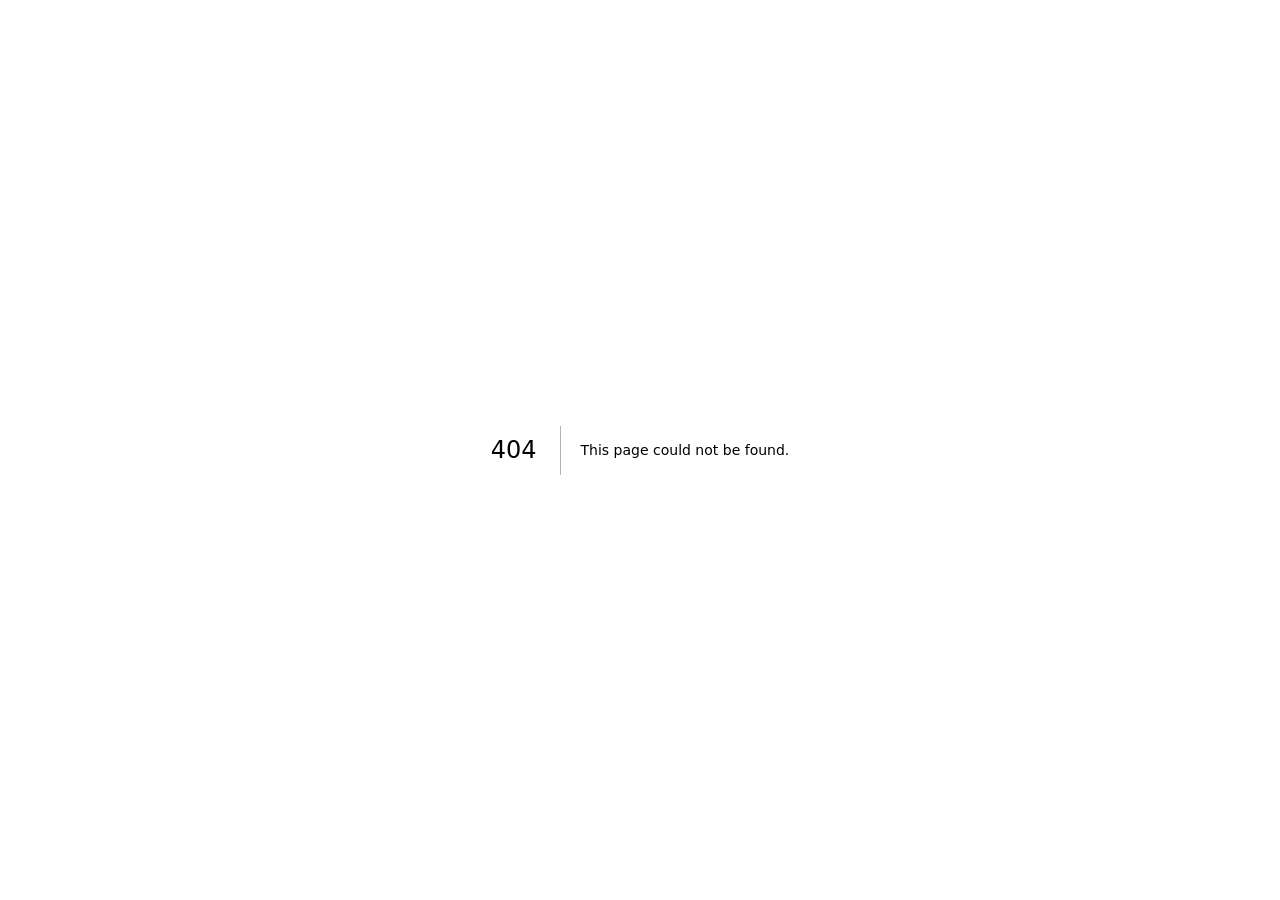
<file: 404/index.html>
<!DOCTYPE html><html lang="en"><head><meta charSet="utf-8"/><meta name="viewport" content="width=device-width, initial-scale=1"/><link rel="stylesheet" href="/_next/static/chunks/05wxyeda-lug-.css" data-precedence="next"/><link rel="preload" as="script" fetchPriority="low" href="/_next/static/chunks/0iv.5nzm~z~~9.js"/><script src="/_next/static/chunks/0exk0m7adlla-.js" async=""></script><script src="/_next/static/chunks/0lmq5h3l.1c9l.js" async=""></script><script src="/_next/static/chunks/05ruqmfx568d3.js" async=""></script><script src="/_next/static/chunks/turbopack-05.h6div.1amm.js" async=""></script><script src="/_next/static/chunks/0pi6sxr_8rcpf.js" async=""></script><script src="/_next/static/chunks/176op1ci1oflp.js" async=""></script><meta name="robots" content="noindex"/><title>404: This page could not be found.</title><title>KineGrant | Physical AI Authorization Protocol</title><meta name="description" content="KineGrant is an experimental open protocol for authorizing specific robot and machine actions with short-lived capabilities, local verification, replay protection, and signed receipts."/><meta name="application-name" content="KineGrant Protocol"/><link rel="author" href="https://github.com/zoahdev/kinegrant-protocol"/><meta name="author" content="KineGrant contributors"/><link rel="manifest" href="/manifest.webmanifest"/><meta name="keywords" content="physical AI authorization,robot authorization protocol,machine authorization,robotics security,embodied AI security,short-lived capability,local action gate,replay protection,signed action receipt,KGP-001,物理 AI 授权,机器人动作授权,机器行动权限,具身智能安全"/><meta name="referrer" content="strict-origin-when-cross-origin"/><meta name="creator" content="KineGrant contributors"/><meta name="publisher" content="KineGrant contributors"/><meta name="robots" content="index, follow"/><meta name="googlebot" content="index, follow, max-video-preview:-1, max-image-preview:large, max-snippet:-1"/><meta name="category" content="technology"/><link rel="canonical" href="https://kinegrant.com/"/><link rel="alternate" type="text/plain" href="https://kinegrant.com/llms.txt" title="KineGrant machine-readable project summary"/><link rel="alternate" type="text/plain" href="https://kinegrant.com/llms-zh.txt" title="KineGrant 中文机器可读摘要"/><meta property="og:title" content="KineGrant | Physical AI Authorization Protocol"/><meta property="og:description" content="An open permission layer between AI decisions and physical machine actions: request, policy, short-lived capability, local gate, action, signed receipt."/><meta property="og:url" content="https://kinegrant.com/"/><meta property="og:site_name" content="KineGrant Protocol"/><meta property="og:locale" content="en_US"/><meta property="og:image" content="https://kinegrant.com/kinegrant-og.png"/><meta property="og:image:width" content="1200"/><meta property="og:image:height" content="630"/><meta property="og:image:alt" content="KineGrant authorization infrastructure for Physical AI"/><meta property="og:type" content="website"/><meta name="twitter:card" content="summary_large_image"/><meta name="twitter:title" content="KineGrant | Physical AI Authorization Protocol"/><meta name="twitter:description" content="An open permission layer between AI decisions and physical machine actions."/><meta name="twitter:image" content="https://kinegrant.com/kinegrant-og.png"/><link rel="shortcut icon" href="/favicon.svg"/><link rel="icon" href="/favicon.svg"/><link rel="apple-touch-icon" href="/favicon.svg"/><script src="/_next/static/chunks/03~yq9q893hmn.js" noModule=""></script></head><body><div hidden=""><!--$--><!--/$--></div><div style="font-family:system-ui,&quot;Segoe UI&quot;,Roboto,Helvetica,Arial,sans-serif,&quot;Apple Color Emoji&quot;,&quot;Segoe UI Emoji&quot;;height:100vh;text-align:center;display:flex;flex-direction:column;align-items:center;justify-content:center"><div><style>body{color:#000;background:#fff;margin:0}.next-error-h1{border-right:1px solid rgba(0,0,0,.3)}@media (prefers-color-scheme:dark){body{color:#fff;background:#000}.next-error-h1{border-right:1px solid rgba(255,255,255,.3)}}</style><h1 class="next-error-h1" style="display:inline-block;margin:0 20px 0 0;padding:0 23px 0 0;font-size:24px;font-weight:500;vertical-align:top;line-height:49px">404</h1><div style="display:inline-block"><h2 style="font-size:14px;font-weight:400;line-height:49px;margin:0">This page could not be found.</h2></div></div></div><!--$--><!--/$--><script src="/_next/static/chunks/0iv.5nzm~z~~9.js" id="_R_" async=""></script><script>(self.__next_f=self.__next_f||[]).push([0])</script><script>self.__next_f.push([1,"1:\"$Sreact.fragment\"\n2:I[39011,[\"/_next/static/chunks/0pi6sxr_8rcpf.js\",\"/_next/static/chunks/176op1ci1oflp.js\"],\"default\"]\n3:I[37771,[\"/_next/static/chunks/0pi6sxr_8rcpf.js\",\"/_next/static/chunks/176op1ci1oflp.js\"],\"default\"]\n4:I[6391,[\"/_next/static/chunks/0pi6sxr_8rcpf.js\",\"/_next/static/chunks/176op1ci1oflp.js\"],\"OutletBoundary\"]\n5:\"$Sreact.suspense\"\n8:I[6391,[\"/_next/static/chunks/0pi6sxr_8rcpf.js\",\"/_next/static/chunks/176op1ci1oflp.js\"],\"ViewportBoundary\"]\na:I[6391,[\"/_next/static/chunks/0pi6sxr_8rcpf.js\",\"/_next/static/chunks/176op1ci1oflp.js\"],\"MetadataBoundary\"]\nc:I[65857,[\"/_next/static/chunks/0pi6sxr_8rcpf.js\",\"/_next/static/chunks/176op1ci1oflp.js\"],\"default\",1]\n:HL[\"/_next/static/chunks/05wxyeda-lug-.css\",\"style\"]\n"])</script><script>self.__next_f.push([1,"0:{\"P\":null,\"c\":[\"\",\"_not-found\",\"\"],\"q\":\"\",\"i\":false,\"f\":[[[\"\",{\"children\":[\"/_not-found\",{\"children\":[\"__PAGE__\",{}]}]},\"$undefined\",\"$undefined\",16],[[\"$\",\"$1\",\"c\",{\"children\":[[[\"$\",\"link\",\"0\",{\"rel\":\"stylesheet\",\"href\":\"/_next/static/chunks/05wxyeda-lug-.css\",\"precedence\":\"next\",\"crossOrigin\":\"$undefined\",\"nonce\":\"$undefined\"}],[\"$\",\"script\",\"script-0\",{\"src\":\"/_next/static/chunks/0pi6sxr_8rcpf.js\",\"async\":true,\"nonce\":\"$undefined\"}],[\"$\",\"script\",\"script-1\",{\"src\":\"/_next/static/chunks/176op1ci1oflp.js\",\"async\":true,\"nonce\":\"$undefined\"}]],[\"$\",\"html\",null,{\"lang\":\"en\",\"children\":[\"$\",\"body\",null,{\"children\":[\"$\",\"$L2\",null,{\"parallelRouterKey\":\"children\",\"error\":\"$undefined\",\"errorStyles\":\"$undefined\",\"errorScripts\":\"$undefined\",\"template\":[\"$\",\"$L3\",null,{}],\"templateStyles\":\"$undefined\",\"templateScripts\":\"$undefined\",\"notFound\":[[[\"$\",\"title\",null,{\"children\":\"404: This page could not be found.\"}],[\"$\",\"div\",null,{\"style\":{\"fontFamily\":\"system-ui,\\\"Segoe UI\\\",Roboto,Helvetica,Arial,sans-serif,\\\"Apple Color Emoji\\\",\\\"Segoe UI Emoji\\\"\",\"height\":\"100vh\",\"textAlign\":\"center\",\"display\":\"flex\",\"flexDirection\":\"column\",\"alignItems\":\"center\",\"justifyContent\":\"center\"},\"children\":[\"$\",\"div\",null,{\"children\":[[\"$\",\"style\",null,{\"dangerouslySetInnerHTML\":{\"__html\":\"body{color:#000;background:#fff;margin:0}.next-error-h1{border-right:1px solid rgba(0,0,0,.3)}@media (prefers-color-scheme:dark){body{color:#fff;background:#000}.next-error-h1{border-right:1px solid rgba(255,255,255,.3)}}\"}}],[\"$\",\"h1\",null,{\"className\":\"next-error-h1\",\"style\":{\"display\":\"inline-block\",\"margin\":\"0 20px 0 0\",\"padding\":\"0 23px 0 0\",\"fontSize\":24,\"fontWeight\":500,\"verticalAlign\":\"top\",\"lineHeight\":\"49px\"},\"children\":404}],[\"$\",\"div\",null,{\"style\":{\"display\":\"inline-block\"},\"children\":[\"$\",\"h2\",null,{\"style\":{\"fontSize\":14,\"fontWeight\":400,\"lineHeight\":\"49px\",\"margin\":0},\"children\":\"This page could not be found.\"}]}]]}]}]],[]],\"forbidden\":\"$undefined\",\"unauthorized\":\"$undefined\"}]}]}]]}],{\"children\":[[\"$\",\"$1\",\"c\",{\"children\":[null,[\"$\",\"$L2\",null,{\"parallelRouterKey\":\"children\",\"error\":\"$undefined\",\"errorStyles\":\"$undefined\",\"errorScripts\":\"$undefined\",\"template\":[\"$\",\"$L3\",null,{}],\"templateStyles\":\"$undefined\",\"templateScripts\":\"$undefined\",\"notFound\":\"$undefined\",\"forbidden\":\"$undefined\",\"unauthorized\":\"$undefined\"}]]}],{\"children\":[[\"$\",\"$1\",\"c\",{\"children\":[[[\"$\",\"title\",null,{\"children\":\"404: This page could not be found.\"}],[\"$\",\"div\",null,{\"style\":\"$0:f:0:1:0:props:children:1:props:children:props:children:props:notFound:0:1:props:style\",\"children\":[\"$\",\"div\",null,{\"children\":[[\"$\",\"style\",null,{\"dangerouslySetInnerHTML\":{\"__html\":\"body{color:#000;background:#fff;margin:0}.next-error-h1{border-right:1px solid rgba(0,0,0,.3)}@media (prefers-color-scheme:dark){body{color:#fff;background:#000}.next-error-h1{border-right:1px solid rgba(255,255,255,.3)}}\"}}],[\"$\",\"h1\",null,{\"className\":\"next-error-h1\",\"style\":\"$0:f:0:1:0:props:children:1:props:children:props:children:props:notFound:0:1:props:children:props:children:1:props:style\",\"children\":404}],[\"$\",\"div\",null,{\"style\":\"$0:f:0:1:0:props:children:1:props:children:props:children:props:notFound:0:1:props:children:props:children:2:props:style\",\"children\":[\"$\",\"h2\",null,{\"style\":\"$0:f:0:1:0:props:children:1:props:children:props:children:props:notFound:0:1:props:children:props:children:2:props:children:props:style\",\"children\":\"This page could not be found.\"}]}]]}]}]],null,[\"$\",\"$L4\",null,{\"children\":[\"$\",\"$5\",null,{\"name\":\"Next.MetadataOutlet\",\"children\":\"$@6\"}]}]]}],{},null,false,null]},null,false,\"$@7\"]},null,false,null],[\"$\",\"$1\",\"h\",{\"children\":[[\"$\",\"meta\",null,{\"name\":\"robots\",\"content\":\"noindex\"}],[\"$\",\"$L8\",null,{\"children\":\"$L9\"}],[\"$\",\"div\",null,{\"hidden\":true,\"children\":[\"$\",\"$La\",null,{\"children\":[\"$\",\"$5\",null,{\"name\":\"Next.Metadata\",\"children\":\"$Lb\"}]}]}],null]}],false]],\"m\":\"$undefined\",\"G\":[\"$c\",[[\"$\",\"link\",\"0\",{\"rel\":\"stylesheet\",\"href\":\"/_next/static/chunks/05wxyeda-lug-.css\",\"precedence\":\"next\",\"crossOrigin\":\"$undefined\",\"nonce\":\"$undefined\"}]]],\"S\":true,\"h\":null,\"s\":\"$undefined\",\"l\":\"$undefined\",\"p\":\"$undefined\",\"d\":\"$undefined\",\"b\":\"peq3qIr0URQF0cAc9F3ZU\"}\n"])</script><script>self.__next_f.push([1,"d:[]\n7:\"$Wd\"\n"])</script><script>self.__next_f.push([1,"9:[[\"$\",\"meta\",\"0\",{\"charSet\":\"utf-8\"}],[\"$\",\"meta\",\"1\",{\"name\":\"viewport\",\"content\":\"width=device-width, initial-scale=1\"}]]\n"])</script><script>self.__next_f.push([1,"e:I[35167,[\"/_next/static/chunks/0pi6sxr_8rcpf.js\",\"/_next/static/chunks/176op1ci1oflp.js\"],\"IconMark\"]\n6:null\n"])</script><script>self.__next_f.push([1,"b:[[\"$\",\"title\",\"0\",{\"children\":\"KineGrant | Physical AI Authorization Protocol\"}],[\"$\",\"meta\",\"1\",{\"name\":\"description\",\"content\":\"KineGrant is an experimental open protocol for authorizing specific robot and machine actions with short-lived capabilities, local verification, replay protection, and signed receipts.\"}],[\"$\",\"meta\",\"2\",{\"name\":\"application-name\",\"content\":\"KineGrant Protocol\"}],[\"$\",\"link\",\"3\",{\"rel\":\"author\",\"href\":\"https://github.com/zoahdev/kinegrant-protocol\"}],[\"$\",\"meta\",\"4\",{\"name\":\"author\",\"content\":\"KineGrant contributors\"}],[\"$\",\"link\",\"5\",{\"rel\":\"manifest\",\"href\":\"/manifest.webmanifest\",\"crossOrigin\":\"$undefined\"}],[\"$\",\"meta\",\"6\",{\"name\":\"keywords\",\"content\":\"physical AI authorization,robot authorization protocol,machine authorization,robotics security,embodied AI security,short-lived capability,local action gate,replay protection,signed action receipt,KGP-001,物理 AI 授权,机器人动作授权,机器行动权限,具身智能安全\"}],[\"$\",\"meta\",\"7\",{\"name\":\"referrer\",\"content\":\"strict-origin-when-cross-origin\"}],[\"$\",\"meta\",\"8\",{\"name\":\"creator\",\"content\":\"KineGrant contributors\"}],[\"$\",\"meta\",\"9\",{\"name\":\"publisher\",\"content\":\"KineGrant contributors\"}],[\"$\",\"meta\",\"10\",{\"name\":\"robots\",\"content\":\"index, follow\"}],[\"$\",\"meta\",\"11\",{\"name\":\"googlebot\",\"content\":\"index, follow, max-video-preview:-1, max-image-preview:large, max-snippet:-1\"}],[\"$\",\"meta\",\"12\",{\"name\":\"category\",\"content\":\"technology\"}],[\"$\",\"meta\",\"13\",{\"name\":\"codex-preview\",\"content\":\"development\"}],[\"$\",\"link\",\"14\",{\"rel\":\"canonical\",\"href\":\"https://kinegrant.com/\"}],[\"$\",\"link\",\"15\",{\"rel\":\"alternate\",\"type\":\"text/plain\",\"href\":\"https://kinegrant.com/llms.txt\",\"title\":\"KineGrant machine-readable project summary\"}],[\"$\",\"link\",\"16\",{\"rel\":\"alternate\",\"type\":\"text/plain\",\"href\":\"https://kinegrant.com/llms-zh.txt\",\"title\":\"KineGrant 中文机器可读摘要\"}],[\"$\",\"meta\",\"17\",{\"property\":\"og:title\",\"content\":\"KineGrant | Physical AI Authorization Protocol\"}],[\"$\",\"meta\",\"18\",{\"property\":\"og:description\",\"content\":\"An open permission layer between AI decisions and physical machine actions: request, policy, short-lived capability, local gate, action, signed receipt.\"}],[\"$\",\"meta\",\"19\",{\"property\":\"og:url\",\"content\":\"https://kinegrant.com/\"}],[\"$\",\"meta\",\"20\",{\"property\":\"og:site_name\",\"content\":\"KineGrant Protocol\"}],[\"$\",\"meta\",\"21\",{\"property\":\"og:locale\",\"content\":\"en_US\"}],[\"$\",\"meta\",\"22\",{\"property\":\"og:image\",\"content\":\"https://kinegrant.com/kinegrant-og.png\"}],[\"$\",\"meta\",\"23\",{\"property\":\"og:image:width\",\"content\":\"1200\"}],[\"$\",\"meta\",\"24\",{\"property\":\"og:image:height\",\"content\":\"630\"}],[\"$\",\"meta\",\"25\",{\"property\":\"og:image:alt\",\"content\":\"KineGrant authorization infrastructure for Physical AI\"}],[\"$\",\"meta\",\"26\",{\"property\":\"og:type\",\"content\":\"website\"}],[\"$\",\"meta\",\"27\",{\"name\":\"twitter:card\",\"content\":\"summary_large_image\"}],[\"$\",\"meta\",\"28\",{\"name\":\"twitter:title\",\"content\":\"KineGrant | Physical AI Authorization Protocol\"}],[\"$\",\"meta\",\"29\",{\"name\":\"twitter:description\",\"content\":\"An open permission layer between AI decisions and physical machine actions.\"}],[\"$\",\"meta\",\"30\",{\"name\":\"twitter:image\",\"content\":\"https://kinegrant.com/kinegrant-og.png\"}],[\"$\",\"link\",\"31\",{\"rel\":\"shortcut icon\",\"href\":\"/favicon.svg\"}],[\"$\",\"link\",\"32\",{\"rel\":\"icon\",\"href\":\"/favicon.svg\"}],[\"$\",\"link\",\"33\",{\"rel\":\"apple-touch-icon\",\"href\":\"/favicon.svg\"}],[\"$\",\"$Le\",\"34\",{}]]\n"])</script></body></html>
</file>
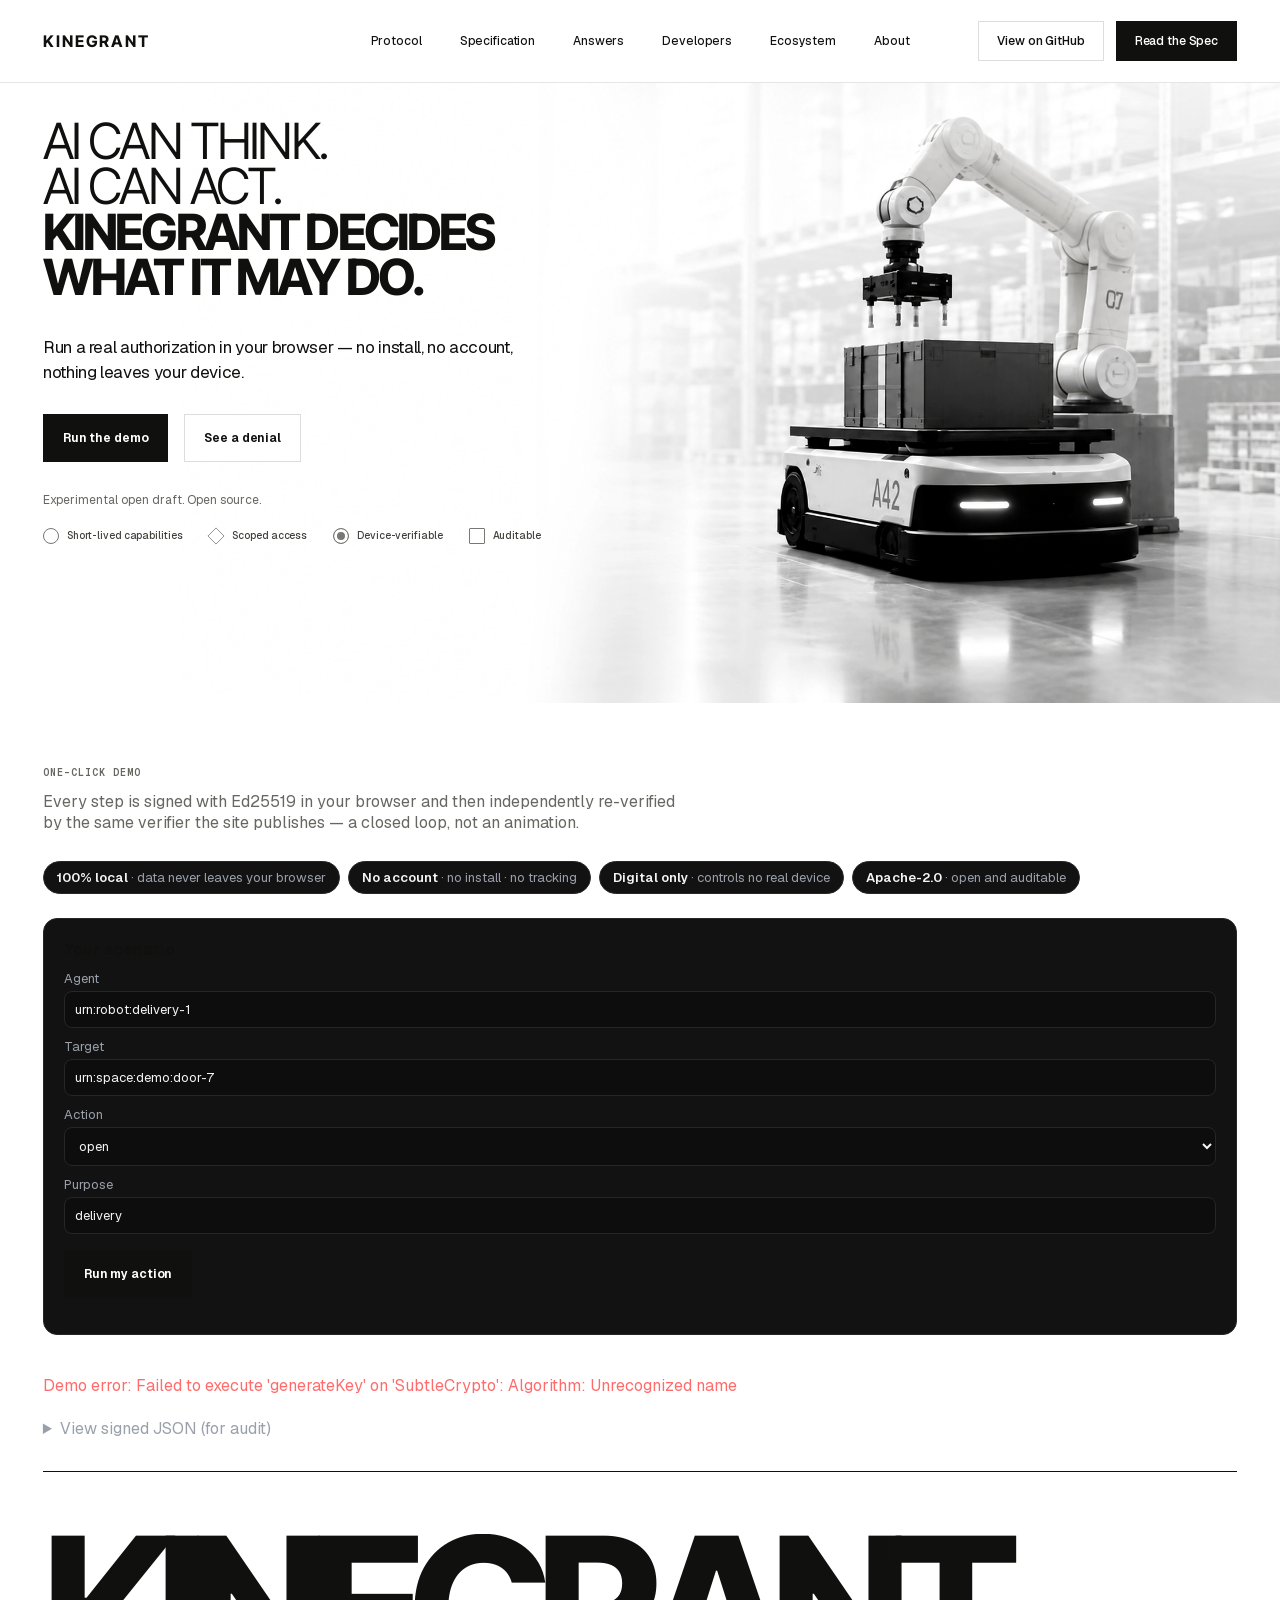
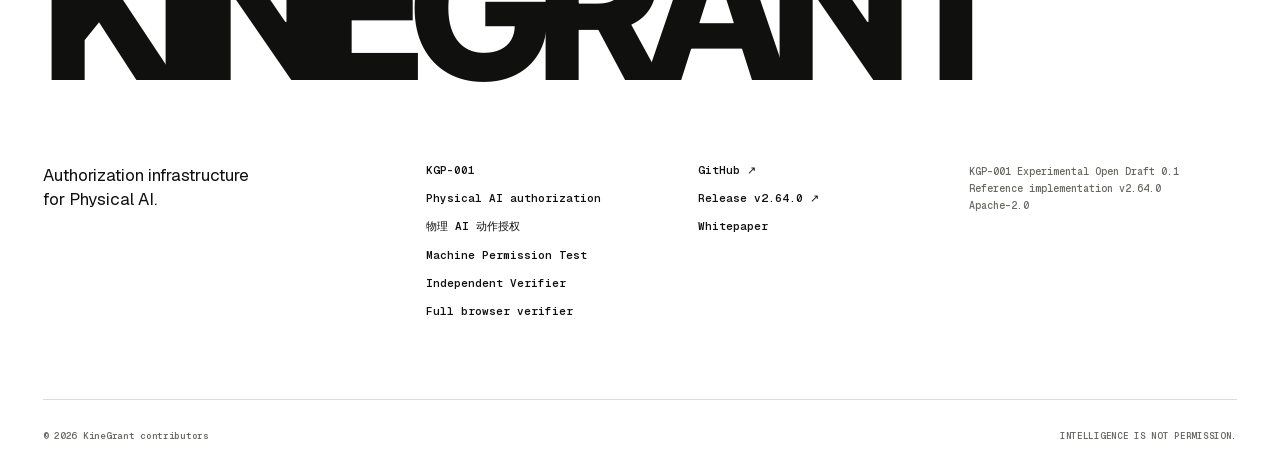
<file: playground.html>
<!DOCTYPE html>
<html lang="en">
<head>
<meta charSet="utf-8"/>
<meta name="viewport" content="width=device-width, initial-scale=1"/>
<title>KineGrant | One-click Demo</title>
<link rel="stylesheet" href="/_next/static/chunks/05wxyeda-lug-.css"/>
<link rel="shortcut icon" href="/favicon.svg"/>
<style>
  .demo-section { padding:64px 0 32px; }
  .demo-section .section-label { margin-bottom:12px; }
  .demo-intro { max-width:640px; color:var(--muted, #9aa0aa); margin:0 0 28px; }
  .safety { display:flex; flex-wrap:wrap; gap:8px; margin:0 0 24px; }
  .chip { border:1px solid #262626; background:#121212; color:#9aa0aa; border-radius:999px; padding:7px 13px; font-size:13px; }
  .chip b { color:#f4f4f4; font-weight:600; }
  .demo-grid { display:grid; grid-template-columns:repeat(auto-fit,minmax(280px,1fr)); gap:20px; }
  .demo-card { border:1px solid #262626; background:#121212; border-radius:14px; padding:20px; }
  .demo-card h3 { margin:0 0 10px; font-size:16px; }
  label { display:block; color:#9aa0aa; font-size:13px; margin:10px 0 0; }
  input, select { width:100%; margin-top:4px; background:#0d0d0d; border:1px solid #262626; border-radius:8px; color:#f4f4f4; padding:9px 10px; font:inherit; }
  .steps { display:flex; flex-direction:column; gap:10px; margin-top:24px; }
  .step { border:1px solid #262626; background:#121212; border-radius:12px; padding:14px 16px; opacity:.55; }
  .step.ok { opacity:1; }
  .head { display:flex; align-items:center; gap:12px; font-weight:600; }
  .dot { width:24px; height:24px; border-radius:50%; display:grid; place-items:center; font-size:14px; background:#1c1c1c; color:#9aa0aa; flex:none; }
  .step.ok .dot { background:#35d07f; color:#07110a; }
  .desc { color:#9aa0aa; font-size:13.5px; margin-top:6px; padding-left:36px; }
  .done { display:none; margin-top:22px; border:1px solid #0f3b26; background:#0f3b26; border-radius:12px; padding:16px 18px; }
  .done.show { display:block; }
  .done .t { font-weight:700; font-size:17px; color:#35d07f; }
  .done .d { color:#bdeed2; font-size:13.5px; margin-top:4px; word-break:break-all; }
  .denied { display:none; margin-top:22px; border:1px solid #5a2525; background:#2a1212; border-radius:12px; padding:16px 18px; }
  .denied .t { font-weight:700; font-size:17px; color:#ff8f8f; }
  .denied .d { color:#e8bdbd; font-size:13.5px; margin-top:4px; }
  details { margin-top:22px; }
  summary { cursor:pointer; color:#9aa0aa; }
  .json { background:#0d0d0d; border:1px solid #262626; border-radius:10px; padding:14px; font:12px/1.55 ui-monospace,Consolas,monospace; white-space:pre-wrap; word-break:break-word; max-height:280px; overflow:auto; }
  .copy { margin-top:10px; background:transparent; color:#9aa0aa; border:1px solid #262626; border-radius:8px; padding:8px 14px; font-size:13px; cursor:pointer; }
  .copy:hover { color:#f4f4f4; border-color:#3a3a3a; }
  #err { color:#ff6b6b; margin-top:16px; white-space:pre-wrap; }
</style>
</head>
<body>
<header class="site-header"><div class="shell nav-frame"><a class="wordmark" aria-label="KineGrant home" href="/">KINEGRANT</a><button class="menu-button" aria-expanded="false" aria-controls="site-menu"><span>MENU</span></button><nav class="site-menu " id="site-menu" aria-label="Primary navigation"><a href="/#protocol">Protocol</a><a href="/paper/">Specification</a><a href="/physical-ai-authorization/">Answers</a><a href="/#developers">Developers</a><a href="/#ecosystem">Ecosystem</a><a href="/#about">About</a></nav><div class="nav-actions"><a class="nav-github" href="https://github.com/zoahdev/kinegrant-protocol" target="_blank" rel="noreferrer">View on GitHub</a><a class="nav-action" href="/paper">Read the Spec</a></div></div></header>
<main>
  <section class="hero shell" aria-labelledby="hero-title"><div class="hero-copy"><h1 id="hero-title"><span>AI CAN THINK.</span><span>AI CAN ACT.</span><strong>KINEGRANT DECIDES</strong><strong>WHAT IT MAY DO.</strong></h1><p class="hero-intro">Run a real authorization in your browser — no install, no account, nothing leaves your device.</p><div class="hero-actions"><button id="run" class="button button-dark">Run the demo</button><button id="run-deny" class="button button-outline">See a denial</button></div><p class="hero-status">Experimental open draft. Open source.</p><div class="hero-facts" aria-label="Protocol properties"><span>Short-lived capabilities</span><span>Scoped access</span><span>Device-verifiable</span><span>Auditable</span></div></div><div class="hero-visual" role="img" aria-label="An autonomous mobile robot with a robotic arm in a controlled industrial cell"></div></section>

  <section class="demo-section shell" aria-labelledby="demo-title">
    <p class="section-label" id="demo-title">ONE-CLICK DEMO</p>
    <p class="demo-intro">Every step is signed with Ed25519 in your browser and then independently re-verified by the same verifier the site publishes — a closed loop, not an animation.</p>
    <div class="safety">
      <span class="chip"><b>100% local</b> · data never leaves your browser</span>
      <span class="chip"><b>No account</b> · no install · no tracking</span>
      <span class="chip"><b>Digital only</b> · controls no real device</span>
      <span class="chip"><b>Apache-2.0</b> · open and auditable</span>
    </div>
    <div class="demo-grid">
      <div class="demo-card">
        <h3>Your scenario</h3>
        <label>Agent<input id="f-agent" value="urn:robot:delivery-1"/></label>
        <label>Target<input id="f-target" value="urn:space:demo:door-7"/></label>
        <label>Action<select id="f-action"><option>open</option><option>close</option><option>move</option><option>record</option><option>grasp</option></select></label>
        <label>Purpose<input id="f-purpose" value="delivery"/></label>
        <p style="margin-top:16px;"><button id="run-custom" class="button button-dark">Run my action</button></p>
      </div>
    </div>
    <div id="steps" class="steps"></div>
    <div id="done" class="done"><div class="t">✓ Passed: 6/6 steps verified</div><div class="d" id="receiptId"></div></div>
    <div id="denied" class="denied"><div class="t">✕ Denied (default-deny)</div><div class="d" id="deniedId"></div></div>
    <div id="err"></div>
    <details>
      <summary>View signed JSON (for audit)</summary>
      <pre id="json" class="json">（shown after the demo）</pre>
      <button id="copy" class="copy">Copy JSON</button>
    </details>
  </section>
</main>
<footer class="site-footer shell"><div class="footer-name">KINEGRANT</div><div class="footer-grid"><p>Authorization infrastructure<br/>for Physical AI.</p><div><a href="/paper">KGP-001</a><a href="/physical-ai-authorization">Physical AI authorization</a><a href="/zh/physical-ai-authorization">物理 AI 动作授权</a><a href="/challenge">Machine Permission Test</a><a href="/verify">Independent Verifier</a><a href="/verify/policy-bundle-verifier.html">Full browser verifier</a></div><div><a href="https://github.com/zoahdev/kinegrant-protocol" target="_blank" rel="noreferrer">GitHub ↗</a><a href="https://github.com/zoahdev/kinegrant-protocol/releases/tag/v2.64.0" target="_blank" rel="noreferrer">Release v2.64.0 ↗</a><a href="/KineGrant-KGP-001-Whitepaper-v0.1.pdf">Whitepaper</a></div><p class="footer-status">KGP-001 Experimental Open Draft 0.1<br/>Reference implementation v2.64.0<br/>Apache-2.0</p></div><div class="footer-bottom"><span>© 2026 KineGrant contributors</span><span>INTELLIGENCE IS NOT PERMISSION.</span></div></footer>
<script>
// Universal (browser + Node) verifier for KineGrant policy bundles.
// Zero dependencies: RFC 8785 JCS subset + WebCrypto Ed25519 + SHA-256.
// Works offline and can be embedded in a static page.

const DOMAIN = "KINEGRANT-SIGNED-ENVELOPE-V1\u0000";
const MLDSA65_SPKI_HEADER_B64 = "MIIHsjALBglghkgBZQMEAxIDggehAA==";
const CAPABILITY_FIELDS = new Set([
  "type", "version", "issuer", "agent", "target", "action", "purpose",
  "request_digest", "policy_digest", "matched_policy_ids", "obligations",
  "issued_at", "not_before", "expires_at", "nonce", "capability_id",
]);
const CAPABILITY_FIELDS_V2 = new Set([
  ...CAPABILITY_FIELDS,
  "actions", "purposes", "parent_capability_id", "constraints", "approval_tier",
  "delegation_allowed", "max_delegation_depth", "delegate_agent",
  "delegation_depth", "root_capability_id", "delegate_allowlist",
]);
CAPABILITY_FIELDS_V2.delete("action");
CAPABILITY_FIELDS_V2.delete("purpose");
const KNOWN_OBLIGATIONS = new Set([
  "emitActionReceipt", "logAuditEvent", "preserveEvidence",
]);
const OBLIGATION_STATUSES = new Set(["satisfied", "pending", "failed"]);

function escapeJsonString(value) {
  return JSON.stringify(value)
    .replace(/\u2028/g, "\\u2028")
    .replace(/\u2029/g, "\\u2029");
}

function canonicalJson(value) {
  if (value === null) return "null";
  if (value === true) return "true";
  if (value === false) return "false";
  if (typeof value === "string") return escapeJsonString(value);
  if (typeof value === "number") {
    if (!Number.isFinite(value)) throw new Error("non-finite number");
    if (Object.is(value, -0)) return "0";
    return JSON.stringify(value);
  }
  if (Array.isArray(value)) {
    return "[" + value.map(canonicalJson).join(",") + "]";
  }
  if (typeof value === "object") {
    const keys = Object.keys(value).sort();
    return (
      "{" +
      keys
        .map((key) => escapeJsonString(key) + ":" + canonicalJson(value[key]))
        .join(",") +
      "}"
    );
  }
  throw new Error("cannot canonicalize " + typeof value);
}

function b64urlDecode(value) {
  if (!/^[A-Za-z0-9_-]+$/.test(value)) throw new Error("invalid base64url");
  const padded = value + "=".repeat((4 - (value.length % 4)) % 4);
  const base64 = padded.replace(/-/g, "+").replace(/_/g, "/");
  const binary = atob(base64);
  const bytes = new Uint8Array(binary.length);
  for (let index = 0; index < binary.length; index += 1) {
    bytes[index] = binary.charCodeAt(index);
  }
  return bytes;
}

function parseTime(value) {
  const ms = Date.parse(value);
  if (Number.isNaN(ms)) throw new Error("invalid time");
  return ms;
}

async function sha256Hex(bytes) {
  const digest = await crypto.subtle.digest("SHA-256", bytes);
  return Array.from(new Uint8Array(digest), (byte) =>
    byte.toString(16).padStart(2, "0")
  ).join("");
}

async function digestOfObject(value) {
  return "sha256:" + (await sha256Hex(new TextEncoder().encode(canonicalJson(value))));
}

async function contentId(prefix, value) {
  return prefix + ":" + (await sha256Hex(new TextEncoder().encode(canonicalJson(value))));
}

function globMatch(pattern, value) {
  if (pattern === "*") return true;
  const escaped = pattern
    .split("*")
    .map((part) => part.replace(/[.*+?^${}()|[\]\\]/g, "\\$&"))
    .join(".*");
  return new RegExp(`^${escaped}$`).test(value);
}

function mldsa65Spki(rawKey) {
  const header = atob(MLDSA65_SPKI_HEADER_B64);
  const spki = new Uint8Array(header.length + rawKey.length);
  for (let index = 0; index < header.length; index += 1) {
    spki[index] = header.charCodeAt(index);
  }
  spki.set(rawKey, header.length);
  return spki;
}

async function verifyEnvelope(envelope) {
  const alg = envelope?.alg;
  if (alg !== "EdDSA" && alg !== "ML-DSA-65") {
    throw new Error("unsupported signature algorithm");
  }
  const kid = envelope?.kid;
  const payload = envelope?.payload;
  const signature = envelope?.signature;
  if (
    typeof kid !== "string" ||
    typeof payload !== "object" ||
    payload === null ||
    typeof signature !== "string"
  ) {
    throw new Error("malformed signed envelope");
  }
  const canonical = canonicalJson({ alg, kid, payload });
  const data = new TextEncoder().encode(DOMAIN + canonical);
  if (alg === "ML-DSA-65") {
    const prefix = "kinegrant:key:mldsa65:";
    if (!kid.startsWith(prefix)) throw new Error("unsupported key identifier");
    const rawKey = b64urlDecode(kid.slice(prefix.length));
    if (rawKey.length !== 1952) {
      throw new Error("invalid ML-DSA-65 public key length");
    }
    const rawSignature = b64urlDecode(signature);
    if (rawSignature.length !== 3309) {
      throw new Error("invalid ML-DSA-65 signature length");
    }
    let key;
    try {
      key = await crypto.subtle.importKey(
        "spki",
        mldsa65Spki(rawKey),
        { name: "ML-DSA-65" },
        false,
        ["verify"]
      );
    } catch (error) {
      throw new Error(
        "ML-DSA-65 is not supported by this browser's WebCrypto: " +
          error.message
      );
    }
    const valid = await crypto.subtle.verify("ML-DSA-65", key, rawSignature, data);
    if (!valid) throw new Error("invalid signature");
    return payload;
  }
  const prefix = "kinegrant:key:ed25519:";
  if (!kid.startsWith(prefix)) throw new Error("unsupported key identifier");
  const rawKey = b64urlDecode(kid.slice(prefix.length));
  if (rawKey.length !== 32) throw new Error("invalid Ed25519 public key length");
  const key = await crypto.subtle.importKey(
    "raw",
    rawKey,
    { name: "Ed25519" },
    false,
    ["verify"]
  );
  const rawSignature = b64urlDecode(signature);
  if (rawSignature.length !== 64) throw new Error("invalid Ed25519 signature length");
  const valid = await crypto.subtle.verify("Ed25519", key, rawSignature, data);
  if (!valid) throw new Error("invalid signature");
  return payload;
}

function requireNonEmptyString(value, name) {
  if (typeof value !== "string" || value.length === 0) {
    throw new Error(`invalid policy rule: missing ${name}`);
  }
  return value;
}

async function verifyPolicyBundle(
  bundle,
  trustedAuthorities,
  { expectedPolicyId, now } = {}
) {
  const payload = await verifyEnvelope(bundle);
  if (payload.type !== "kinegrant:PolicyBundle") {
    throw new Error("wrong policy bundle type");
  }
  if (payload.schema_version !== "0.1") {
    throw new Error("unsupported policy bundle version");
  }
  if (payload.issuer !== bundle.kid) {
    throw new Error("policy bundle issuer does not match signing key");
  }
  if (!trustedAuthorities.has(payload.issuer)) {
    throw new Error("untrusted policy authority");
  }
  const policyId = requireNonEmptyString(payload.policy_id, "policy_id");
  if (expectedPolicyId !== undefined && policyId !== expectedPolicyId) {
    throw new Error("policy bundle is for a different policy");
  }
  if (!Number.isInteger(payload.version) || payload.version < 1) {
    throw new Error("bundle version must be a positive integer");
  }
  if (
    payload.previous_version_digest != null &&
    !/^sha256:[0-9a-f]{64}$/.test(payload.previous_version_digest)
  ) {
    throw new Error("previous_version_digest must be a sha256 digest or null");
  }
  if (!Array.isArray(payload.rules) || payload.rules.length === 0) {
    throw new Error("a policy bundle must contain at least one rule");
  }
  for (const rule of payload.rules) {
    if (typeof rule !== "object" || rule === null || Array.isArray(rule)) {
      throw new Error("each policy rule must be an object");
    }
    for (const field of ["policy_id", "issuer", "target", "effect"]) {
      requireNonEmptyString(rule[field], field);
    }
    if (
      !Array.isArray(rule.actions) ||
      rule.actions.length === 0 ||
      rule.actions.some((action) => typeof action !== "string")
    ) {
      throw new Error("invalid policy rule: actions must be a non-empty string array");
    }
  }
  const expectedDigest =
    "sha256:" +
    (await sha256Hex(
      new TextEncoder().encode(canonicalJson({ rules: payload.rules }))
    ));
  if (payload.policy_digest !== expectedDigest) {
    throw new Error("policy rules do not match the signed digest");
  }
  const notBefore = parseTime(payload.not_before);
  const notAfter = parseTime(payload.not_after);
  if (!(notAfter > notBefore)) {
    throw new Error("invalid policy bundle time window");
  }
  const current = now !== undefined ? now : Date.now();
  if (current < notBefore) {
    throw new Error("policy bundle is not active yet");
  }
  if (current >= notAfter) {
    throw new Error("policy bundle has expired");
  }
  return payload;
}

function currentPolicyVersion(payloads, { revoked = [], now } = {}) {
  const revokedSet = new Set(revoked);
  const current = now !== undefined ? now : Date.now();
  let best = null;
  for (const payload of payloads) {
    if (typeof payload.policy_id !== "string" || payload.policy_id.length === 0) {
      throw new Error("payload is missing policy_id");
    }
    if (!Number.isInteger(payload.version) || payload.version < 1) {
      throw new Error("bundle version must be a positive integer");
    }
    if (revokedSet.has(`${payload.policy_id}:${payload.version}`)) continue;
    const notBefore = parseTime(payload.not_before);
    const notAfter = parseTime(payload.not_after);
    if (current < notBefore || current >= notAfter) continue;
    if (best === null || payload.version > best.version) best = payload;
  }
  return best;
}

async function validateCommon(payload, request, envelope) {
  const now = Date.now();
  const issuedAt = parseTime(payload.issued_at);
  const notBefore = parseTime(payload.not_before);
  const expiresAt = parseTime(payload.expires_at);
  if (notBefore < issuedAt || expiresAt <= notBefore) {
    throw new Error("invalid capability time window");
  }
  if (expiresAt - notBefore > 300000) {
    throw new Error("capability lifetime exceeds protocol maximum");
  }
  if (now < notBefore) throw new Error("capability is not active yet");
  if (now >= expiresAt) throw new Error("capability has expired");
  if (typeof payload.nonce !== "string" || payload.nonce.length < 20) {
    throw new Error("capability nonce is invalid");
  }
  if (
    !Array.isArray(payload.matched_policy_ids) ||
    payload.matched_policy_ids.length === 0
  ) {
    throw new Error("capability has no matching policy");
  }
  if (
    !Array.isArray(payload.obligations) ||
    payload.obligations.some((item) => !KNOWN_OBLIGATIONS.has(item))
  ) {
    throw new Error("capability obligations are invalid");
  }
  if (!/^sha256:[0-9a-f]{64}$/.test(payload.policy_digest || "")) {
    throw new Error("capability policy digest is invalid");
  }
  const unsigned = { ...payload };
  delete unsigned.capability_id;
  delete unsigned.root_capability_id;
  const expected = await contentId("kinegrant:cap", unsigned);
  if (payload.capability_id !== expected) {
    throw new Error("capability identifier is inconsistent");
  }
}

async function verifyCapabilityV1(payload, envelope, request, trustedIssuers) {
  const fields = new Set(Object.keys(payload));
  if (
    fields.size !== CAPABILITY_FIELDS.size ||
    [...fields].some((key) => !CAPABILITY_FIELDS.has(key))
  ) {
    throw new Error("capability fields do not match the v0.1 schema");
  }
  if (payload.type !== "kinegrant:PhysicalActionCapability") {
    throw new Error("wrong capability type");
  }
  if (payload.version !== "0.1") throw new Error("unsupported capability version");
  if (payload.issuer !== envelope.kid) {
    throw new Error("capability issuer does not match signing key");
  }
  if (!trustedIssuers.has(payload.issuer)) {
    throw new Error("untrusted capability issuer");
  }
  const requestDigest = await digestOfObject(request);
  if (payload.request_digest !== requestDigest) {
    throw new Error("capability does not authorize this request");
  }
  for (const field of ["agent", "target", "action", "purpose"]) {
    if (payload[field] !== request[field]) {
      throw new Error(`capability ${field} mismatch`);
    }
  }
  await validateCommon(payload, request, envelope);
  const unsigned = { ...payload };
  delete unsigned.capability_id;
  const expected = await contentId("kinegrant:cap", unsigned);
  if (payload.capability_id !== expected) {
    throw new Error("capability identifier is inconsistent");
  }
  return payload;
}

function validateScopedCapabilityStructure(payload) {
  const fields = new Set(Object.keys(payload));
  if (
    fields.size !== CAPABILITY_FIELDS_V2.size ||
    [...fields].some((key) => !CAPABILITY_FIELDS_V2.has(key))
  ) {
    throw new Error("capability fields do not match the scoped schema");
  }
  if (payload.type !== "kinegrant:PhysicalActionCapability") {
    throw new Error("wrong capability type");
  }
  if (typeof payload.target !== "string" || payload.target.length === 0) {
    throw new Error("capability target must be a non-empty string");
  }
  if (
    !Array.isArray(payload.actions) ||
    payload.actions.length === 0 ||
    payload.actions.some(
      (action) => typeof action !== "string" || action.length === 0
    )
  ) {
    throw new Error("capability actions must be a non-empty string array");
  }
  if (
    !Array.isArray(payload.purposes) ||
    payload.purposes.length === 0 ||
    payload.purposes.some(
      (purpose) => typeof purpose !== "string" || purpose.length === 0
    )
  ) {
    throw new Error("capability purposes must be a non-empty string array");
  }
  const parentId = payload.parent_capability_id;
  if (parentId !== null && (typeof parentId !== "string" || parentId.length === 0)) {
    throw new Error("capability parent id must be a string or null");
  }
  const constraints = payload.constraints;
  if (typeof constraints !== "object" || constraints === null || Array.isArray(constraints)) {
    throw new Error("capability constraints must be an object");
  }
  for (const name of ["max_force_newtons", "max_velocity_mps"]) {
    const value = constraints[name];
    if (value !== undefined && (typeof value !== "number" || value < 0)) {
      throw new Error(`capability ${name} must be a non-negative number`);
    }
  }
  const zones = constraints.allowed_zones;
  if (
    zones !== undefined &&
    (!Array.isArray(zones) ||
      zones.length === 0 ||
      zones.some((zone) => typeof zone !== "string" || zone.length === 0))
  ) {
    throw new Error("capability allowed_zones must be a non-empty list");
  }
  const tier = payload.approval_tier;
  if (!Number.isInteger(tier) || tier < 0 || tier > 2) {
    throw new Error("capability approval_tier must be an integer between 0 and 2");
  }
  if (typeof payload.delegation_allowed !== "boolean") {
    throw new Error("capability delegation_allowed must be a boolean");
  }
  const maxDepth = payload.max_delegation_depth;
  if (!Number.isInteger(maxDepth) || maxDepth < 0 || maxDepth > 3) {
    throw new Error("capability max_delegation_depth must be an integer between 0 and 3");
  }
  const depth = payload.delegation_depth;
  if (!Number.isInteger(depth) || depth < 0 || depth > 3) {
    throw new Error("capability delegation_depth must be an integer between 0 and 3");
  }
  const delegate = payload.delegate_agent;
  if (delegate !== null && (typeof delegate !== "string" || delegate.length === 0)) {
    throw new Error("capability delegate_agent must be a non-empty string or null");
  }
  if (typeof payload.root_capability_id !== "string" || payload.root_capability_id.length === 0) {
    throw new Error("capability root_capability_id must be a non-empty string");
  }
  const allowlist = payload.delegate_allowlist;
  if (
    allowlist !== null &&
    (!Array.isArray(allowlist) ||
      allowlist.some((item) => typeof item !== "string" || item.length === 0))
  ) {
    throw new Error("capability delegate_allowlist must be a list or null");
  }
}

async function verifyCapabilityV2(payload, envelope, request, trustedIssuers) {
  if (payload.version !== "0.2" && payload.version !== "1.0") {
    throw new Error("unsupported capability version");
  }
  validateScopedCapabilityStructure(payload);
  if (payload.issuer !== envelope.kid) {
    throw new Error("capability issuer does not match signing key");
  }
  if (!trustedIssuers.has(payload.issuer)) {
    throw new Error("untrusted capability issuer");
  }
  const requestDigest = await digestOfObject(request);
  if (payload.request_digest !== requestDigest) {
    throw new Error("capability does not authorize this request");
  }
  const delegateAgent = payload.delegate_agent;
  if (delegateAgent === null) {
    if (payload.agent !== request.agent) {
      throw new Error("capability agent mismatch");
    }
  } else if (request.agent !== delegateAgent) {
    throw new Error("capability delegate agent mismatch");
  }
  if (!globMatch(payload.target, request.target)) {
    throw new Error("capability target scope mismatch");
  }
  if (!payload.actions.includes(request.action)) {
    throw new Error("capability action scope mismatch");
  }
  if (!payload.purposes.includes(request.purpose)) {
    throw new Error("capability purpose scope mismatch");
  }
  await validateCommon(payload, request, envelope);
  return payload;
}

async function verifyCapability(envelope, request, trustedIssuers) {
  const payload = await verifyEnvelope(envelope);
  const version = payload.version;
  if (version === "0.1") {
    return verifyCapabilityV1(payload, envelope, request, trustedIssuers);
  }
  if (version === "0.2" || version === "1.0") {
    return verifyCapabilityV2(payload, envelope, request, trustedIssuers);
  }
  throw new Error("unsupported capability version");
}

function validateReceiptV10(payload) {
  const hasObligations = Object.prototype.hasOwnProperty.call(
    payload,
    "obligation_results"
  );
  const hasFailureReason = Object.prototype.hasOwnProperty.call(
    payload,
    "failure_reason"
  );
  if (!hasObligations && !hasFailureReason) {
    throw new Error("receipt 1.0 requires an additive extension");
  }
  if (hasFailureReason) {
    const reason = payload.failure_reason;
    if (typeof reason !== "string" || reason.length === 0) {
      throw new Error("receipt failure_reason is invalid");
    }
  }
  if (hasObligations) {
    const results = payload.obligation_results;
    if (!Array.isArray(results) || results.length === 0) {
      throw new Error("receipt obligation_results are invalid");
    }
    for (const item of results) {
      if (typeof item !== "object" || item === null) {
        throw new Error("receipt obligation result must be an object");
      }
      const allowed = new Set(["obligation", "status", "failure_reason"]);
      if (Object.keys(item).some((key) => !allowed.has(key))) {
        throw new Error("receipt obligation result has unknown fields");
      }
      if (!KNOWN_OBLIGATIONS.has(item.obligation)) {
        throw new Error("receipt obligation is unknown");
      }
      if (!OBLIGATION_STATUSES.has(item.status)) {
        throw new Error("receipt obligation status is invalid");
      }
      const reason = item.failure_reason;
      const hasReason = Object.prototype.hasOwnProperty.call(item, "failure_reason");
      if (hasReason && (typeof reason !== "string" || reason.length === 0)) {
        throw new Error("receipt obligation failure_reason is invalid");
      }
      if (item.status === "failed" && (typeof reason !== "string" || reason.length === 0)) {
        throw new Error("a failed obligation requires a failure_reason");
      }
    }
  }
}

async function verifyReceiptChain(entries, trustedExecutors) {
  let previous = null;
  const seen = new Set();
  for (const envelope of entries) {
    const payload = await verifyEnvelope(envelope);
    if (payload.type !== "kinegrant:PhysicalActionReceipt") {
      throw new Error("wrong receipt type");
    }
    if (payload.version !== "0.1" && payload.version !== "1.0") {
      throw new Error("unsupported receipt version");
    }
    if (payload.version === "1.0") validateReceiptV10(payload);
    if (payload.executor !== envelope.kid) {
      throw new Error("receipt executor does not match signing key");
    }
    if (trustedExecutors && !trustedExecutors.has(payload.executor)) {
      throw new Error("untrusted executor");
    }
    if (typeof payload.capability_id !== "string" || seen.has(payload.capability_id)) {
      throw new Error("duplicate terminal receipt");
    }
    seen.add(payload.capability_id);
    const unsigned = { ...payload };
    delete unsigned.receipt_id;
    const expectedId = await contentId("kinegrant:receipt", unsigned);
    if (payload.receipt_id !== expectedId) {
      throw new Error("receipt identifier is inconsistent");
    }
    const expectedHash =
      previous === null
        ? null
        : "sha256:" + (await sha256Hex(new TextEncoder().encode(canonicalJson(previous))));
    if (payload.previous_receipt_hash !== expectedHash) {
      throw new Error("receipt chain is inconsistent");
    }
    previous = envelope;
  }
  return true;
}

const MPT_REQUIRED_CASES = new Set(
  Array.from({ length: 22 }, (_, index) => `MPT-${String(index + 1).padStart(3, "0")}`)
);

function verifyMptEvidence(evidence) {
  if (typeof evidence !== "object" || evidence === null || Array.isArray(evidence)) {
    throw new Error("MPT evidence must be an object");
  }
  if (evidence.schema_version !== "0.5") {
    throw new Error("unsupported MPT evidence schema version");
  }
  if (!Array.isArray(evidence.cases) || evidence.cases.length === 0) {
    throw new Error("MPT evidence has no cases");
  }
  const identifiers = evidence.cases.map((caseItem) => caseItem.id);
  if (new Set(identifiers).size !== identifiers.length) {
    throw new Error("MPT case identifiers must be unique");
  }
  const missing = [...MPT_REQUIRED_CASES].filter(
    (required) => !identifiers.includes(required)
  );
  if (missing.length > 0) {
    throw new Error("missing required MPT cases: " + missing.join(", "));
  }
  for (const caseItem of evidence.cases) {
    if (typeof caseItem !== "object" || caseItem === null) {
      throw new Error("each MPT case must be an object");
    }
    for (const field of ["id", "name", "expected", "observed"]) {
      if (typeof caseItem[field] !== "string" || caseItem[field].length === 0) {
        throw new Error(`MPT case ${field} is invalid`);
      }
    }
    if (typeof caseItem.passed !== "boolean") {
      throw new Error("MPT case passed flag is invalid");
    }
  }
  const passed = evidence.cases.filter((caseItem) => caseItem.passed).length;
  const failed = evidence.cases.length - passed;
  const summary = evidence.summary;
  if (
    typeof summary !== "object" ||
    summary === null ||
    summary.total !== evidence.cases.length ||
    summary.passed !== passed ||
    summary.failed !== failed
  ) {
    throw new Error("MPT summary is inconsistent with case results");
  }
  const expectedResult = failed === 0 ? "PASS" : "FAIL";
  if (evidence.overall_result !== expectedResult) {
    throw new Error("MPT overall_result is inconsistent with case results");
  }
  return {
    run_id: evidence.run_id,
    overall_result: evidence.overall_result,
    summary: evidence.summary,
  };
}

async function verifyRevocationBundle(bundle, trustedAuthorities) {
  const payload = await verifyEnvelope(bundle);
  if (payload.type !== "kinegrant:RevocationBundle") {
    throw new Error("wrong revocation bundle type");
  }
  if (payload.schema_version !== "0.1") {
    throw new Error("unsupported revocation bundle version");
  }
  if (payload.issuer !== bundle.kid) {
    throw new Error("revocation bundle issuer does not match signing key");
  }
  if (!trustedAuthorities.has(payload.issuer)) {
    throw new Error("untrusted revocation authority");
  }
  if (!Number.isInteger(payload.version) || payload.version < 1) {
    throw new Error("bundle version must be a positive integer");
  }
  if (
    payload.previous_bundle_digest != null &&
    !/^sha256:[0-9a-f]{64}$/.test(payload.previous_bundle_digest)
  ) {
    throw new Error("previous_bundle_digest must be a sha256 digest or null");
  }
  if (!Array.isArray(payload.revocations)) {
    throw new Error("revocations must be an array");
  }
  for (const entry of payload.revocations) {
    if (typeof entry !== "object" || entry === null) {
      throw new Error("each revocation entry must be an object");
    }
    if (typeof entry.capability_id !== "string" || entry.capability_id.length === 0) {
      throw new Error("revocation capability_id is invalid");
    }
    if (
      entry.reason !== null &&
      (typeof entry.reason !== "string" || entry.reason.length === 0)
    ) {
      throw new Error("revocation reason is invalid");
    }
    if (typeof entry.at !== "string" || Number.isNaN(Date.parse(entry.at))) {
      throw new Error("revocation timestamp is invalid");
    }
  }
  const unsigned = { ...payload };
  delete unsigned.bundle_id;
  const expected = await contentId("kinegrant:revocation-bundle", unsigned);
  if (payload.bundle_id !== expected) {
    throw new Error("revocation bundle identifier is inconsistent");
  }
  return payload;
}

async function verifyPolicyDistributionReport(
  report,
  bundle,
  trustedAuthorities,
  { now } = {}
) {
  if (typeof report !== "object" || report === null || Array.isArray(report)) {
    throw new Error("policy distribution report must be an object");
  }
  if (report.type !== "kinegrant:PolicyDistributionReport") {
    throw new Error("wrong policy distribution report type");
  }
  if (report.schema_version !== "0.1") {
    throw new Error("unsupported policy distribution report version");
  }
  if (report.overall_result !== "PASS") {
    throw new Error("policy distribution report is not PASS");
  }
  const payload = await verifyPolicyBundle(bundle, trustedAuthorities, { now });
  if (report.policy_id !== payload.policy_id) {
    throw new Error("policy distribution report references a different policy");
  }
  if (report.bundle_id !== payload.bundle_id) {
    throw new Error("policy distribution report references a different bundle");
  }
  if (report.bundle_version !== payload.version) {
    throw new Error("policy distribution report references a different version");
  }
  if (!Array.isArray(report.acks) || report.acks.length === 0) {
    throw new Error("policy distribution report has no acknowledgements");
  }
  for (const ack of report.acks) {
    if (typeof ack !== "object" || ack === null) {
      throw new Error("each acknowledgement must be an object");
    }
    if (typeof ack.gate_id !== "string" || ack.gate_id.length === 0) {
      throw new Error("acknowledgement gate_id is invalid");
    }
    if (ack.policy_id !== payload.policy_id || ack.bundle_id !== payload.bundle_id) {
      throw new Error("acknowledgement references a different bundle");
    }
    if (typeof ack.applied !== "boolean") {
      throw new Error("acknowledgement applied flag is invalid");
    }
  }
  const summary = report.summary;
  if (typeof summary !== "object" || summary === null) {
    throw new Error("policy distribution report summary is invalid");
  }
  if (summary.registries !== report.acks.length) {
    throw new Error("policy distribution report summary is inconsistent");
  }
  if (
    summary.applied_total !== report.acks.filter((ack) => ack.applied).length ||
    summary.already_present_total !==
      report.acks.filter((ack) => !ack.applied).length
  ) {
    throw new Error("policy distribution report summary is inconsistent");
  }
  return report;
}

async function verifyReceiptEvidencePacket(packet) {
  if (typeof packet !== "object" || packet === null || Array.isArray(packet)) {
    throw new Error("evidence packet must be an object");
  }
  if (packet.type !== "kinegrant:ReceiptEvidencePacket") {
    throw new Error("wrong evidence packet type");
  }
  if (packet.schema_version !== "0.1") {
    throw new Error("unsupported evidence packet version");
  }
  if (typeof packet.summary !== "object" || packet.summary === null) {
    throw new Error("evidence packet summary is invalid");
  }
  if (!Array.isArray(packet.receipts)) {
    throw new Error("evidence packet receipts must be an array");
  }
  const seen = new Set();
  for (const receipt of packet.receipts) {
    if (typeof receipt !== "object" || receipt === null) {
      throw new Error("each receipt must be an object");
    }
    if (receipt.type !== "kinegrant:PhysicalActionReceipt") {
      throw new Error("wrong receipt type in evidence packet");
    }
    if (receipt.version !== "0.1" && receipt.version !== "1.0") {
      throw new Error("unsupported receipt version in evidence packet");
    }
    if (
      typeof receipt.capability_id !== "string" ||
      receipt.capability_id.length === 0
    ) {
      throw new Error("receipt capability_id is invalid");
    }
    if (seen.has(receipt.capability_id)) {
      throw new Error("duplicate receipt in evidence packet");
    }
    seen.add(receipt.capability_id);
    const unsigned = { ...receipt };
    delete unsigned.receipt_id;
    const expected = await contentId("kinegrant:receipt", unsigned);
    if (receipt.receipt_id !== expected) {
      throw new Error("receipt identifier is inconsistent");
    }
  }
  const unsignedPacket = { ...packet };
  delete unsignedPacket.packet_digest;
  const expectedDigest =
    "sha256:" +
    (await sha256Hex(
      new TextEncoder().encode(canonicalJson(unsignedPacket))
    ));
  if (packet.packet_digest !== expectedDigest) {
    throw new Error("evidence packet digest is inconsistent");
  }
  return {
    receipts: packet.receipts.length,
    packet_digest: packet.packet_digest,
  };
}

const AUDIT_CSV_COLUMNS = [
  "receipt_id",
  "capability_id",
  "agent",
  "target",
  "action",
  "purpose",
  "result",
  "started_at",
  "finished_at",
  "evidence_hash",
  "previous_receipt_hash",
  "failure_reason",
  "obligation_results",
];

function parseCsv(text) {
  const rows = [];
  let row = [];
  let field = "";
  let inQuotes = false;
  for (let index = 0; index < text.length; index += 1) {
    const char = text[index];
    if (inQuotes) {
      if (char === '"') {
        if (text[index + 1] === '"') {
          field += '"';
          index += 1;
        } else {
          inQuotes = false;
        }
      } else {
        field += char;
      }
    } else if (char === '"') {
      inQuotes = true;
    } else if (char === ",") {
      row.push(field);
      field = "";
    } else if (char === "\n") {
      row.push(field);
      field = "";
      rows.push(row);
      row = [];
    } else if (char !== "\r") {
      field += char;
    }
  }
  row.push(field);
  rows.push(row);
  return rows;
}

function verifyAuditCsv(text) {
  if (typeof text !== "string" || text.length === 0) {
    throw new Error("audit CSV text is required");
  }
  const rows = parseCsv(text);
  const header = rows[0];
  if (
    !header ||
    header.length !== AUDIT_CSV_COLUMNS.length ||
    AUDIT_CSV_COLUMNS.some((column, index) => header[index] !== column)
  ) {
    throw new Error("audit CSV header does not match the expected columns");
  }
  let dataRows = 0;
  for (const row of rows.slice(1)) {
    if (row.every((field) => field === "")) continue;
    if (row.length !== AUDIT_CSV_COLUMNS.length) {
      throw new Error("audit CSV row has inconsistent column count");
    }
    if (row[0].length === 0 || row[1].length === 0) {
      throw new Error("audit CSV row is missing receipt_id or capability_id");
    }
    dataRows += 1;
  }
  return {
    rows: dataRows,
    columns: AUDIT_CSV_COLUMNS.length,
  };
}

function verifyReproductionReport(report) {
  if (typeof report !== "object" || report === null || Array.isArray(report)) {
    throw new Error("reproduction report must be an object");
  }
  if (report.schema_version !== "0.1") {
    throw new Error("unsupported reproduction report version");
  }
  if (
    typeof report.report_id !== "string" ||
    !/^urn:kinegrant:reproduction:[0-9a-f-]{36}$/.test(report.report_id)
  ) {
    throw new Error("report_id is invalid");
  }
  if (
    typeof report.generated_at !== "string" ||
    Number.isNaN(Date.parse(report.generated_at))
  ) {
    throw new Error("generated_at is invalid");
  }
  if (report.protocol !== "KGP-001 Experimental Open Draft 0.1") {
    throw new Error("protocol is invalid");
  }
  if (
    typeof report.reference_implementation !== "string" ||
    !/^\d+\.\d+\.\d+$/.test(report.reference_implementation)
  ) {
    throw new Error("reference_implementation is invalid");
  }
  const source = report.source;
  if (typeof source !== "object" || source === null) {
    throw new Error("source is invalid");
  }
  if (
    source.commit !== null &&
    (typeof source.commit !== "string" ||
      !/^[0-9a-f]{40,64}$/.test(source.commit))
  ) {
    throw new Error("source commit is invalid");
  }
  if (
    source.working_tree_dirty !== null &&
    typeof source.working_tree_dirty !== "boolean"
  ) {
    throw new Error("working_tree_dirty is invalid");
  }
  const environment = report.environment;
  if (typeof environment !== "object" || environment === null) {
    throw new Error("environment is invalid");
  }
  for (const field of ["python_version", "python_implementation", "platform"]) {
    if (typeof environment[field] !== "string" || environment[field].length === 0) {
      throw new Error(`environment ${field} is invalid`);
    }
  }
  if (!Array.isArray(report.materials) || report.materials.length !== 7) {
    throw new Error("materials must contain 7 items");
  }
  for (const material of report.materials) {
    if (typeof material !== "object" || material === null) {
      throw new Error("material must be an object");
    }
    if (typeof material.path !== "string" || material.path.length === 0) {
      throw new Error("material path is invalid");
    }
    if (!/^sha256:[0-9a-f]{64}$/.test(material.sha256 || "")) {
      throw new Error("material sha256 is invalid");
    }
  }
  if (!Array.isArray(report.artifacts) || report.artifacts.length !== 2) {
    throw new Error("artifacts must contain 2 items");
  }
  const allowedArtifacts = new Set([
    "machine-permission-test.evidence.json",
    "sample-receipt-v0.1.json",
  ]);
  for (const artifact of report.artifacts) {
    if (typeof artifact !== "object" || artifact === null) {
      throw new Error("artifact must be an object");
    }
    if (!allowedArtifacts.has(artifact.path)) {
      throw new Error("artifact path is invalid");
    }
    if (artifact.media_type !== "application/json") {
      throw new Error("artifact media_type is invalid");
    }
    if (!Number.isInteger(artifact.bytes) || artifact.bytes < 1) {
      throw new Error("artifact bytes is invalid");
    }
    if (!/^sha256:[0-9a-f]{64}$/.test(artifact.sha256 || "")) {
      throw new Error("artifact sha256 is invalid");
    }
  }
  const verification = report.verification;
  if (typeof verification !== "object" || verification === null) {
    throw new Error("verification is invalid");
  }
  if (
    typeof verification.verifier !== "string" ||
    verification.verifier.length === 0
  ) {
    throw new Error("verifier is invalid");
  }
  if (verification.required_cases !== 22) {
    throw new Error("required_cases must be 22");
  }
  if (
    !Number.isInteger(verification.passed_cases) ||
    verification.passed_cases < 0 ||
    verification.passed_cases > 22
  ) {
    throw new Error("passed_cases is invalid");
  }
  const expectedResult = verification.passed_cases === 22 ? "PASS" : "FAIL";
  if (report.overall_result !== expectedResult) {
    throw new Error("overall_result is inconsistent");
  }
  if (!Array.isArray(report.limitations) || report.limitations.length === 0) {
    throw new Error("limitations must be non-empty");
  }
  return {
    passed_cases: verification.passed_cases,
    required_cases: verification.required_cases,
  };
}

async function verifyRevocationDistributionReport(
  report,
  bundle,
  trustedAuthorities
) {
  if (typeof report !== "object" || report === null || Array.isArray(report)) {
    throw new Error("revocation distribution report must be an object");
  }
  if (report.type !== "kinegrant:RevocationDistributionReport") {
    throw new Error("wrong revocation distribution report type");
  }
  if (report.schema_version !== "0.1") {
    throw new Error("unsupported revocation distribution report version");
  }
  if (report.overall_result !== "PASS") {
    throw new Error("revocation distribution report is not PASS");
  }
  if (bundle !== undefined && bundle !== null) {
    const payload = await verifyRevocationBundle(
      bundle,
      trustedAuthorities || new Set()
    );
    if (report.bundle_id !== payload.bundle_id) {
      throw new Error("revocation distribution report references a different bundle");
    }
    if (report.bundle_version !== payload.version) {
      throw new Error("revocation distribution report references a different version");
    }
  }
  if (!Array.isArray(report.acks) || report.acks.length === 0) {
    throw new Error("revocation distribution report has no acknowledgements");
  }
  for (const ack of report.acks) {
    if (typeof ack !== "object" || ack === null) {
      throw new Error("each acknowledgement must be an object");
    }
    if (typeof ack.gate_id !== "string" || ack.gate_id.length === 0) {
      throw new Error("acknowledgement gate_id is invalid");
    }
    if (ack.bundle_id !== report.bundle_id) {
      throw new Error("acknowledgement references a different bundle");
    }
    if (typeof ack.applied !== "boolean") {
      throw new Error("acknowledgement applied flag is invalid");
    }
    if (!Number.isInteger(ack.added_count) || ack.added_count < 0) {
      throw new Error("acknowledgement added_count is invalid");
    }
    if (!Number.isInteger(ack.already_present) || ack.already_present < 0) {
      throw new Error("acknowledgement already_present is invalid");
    }
  }
  const summary = report.summary;
  if (typeof summary !== "object" || summary === null) {
    throw new Error("revocation distribution report summary is invalid");
  }
  if (summary.gates !== report.acks.length) {
    throw new Error("revocation distribution report summary is inconsistent");
  }
  if (
    summary.added_total !==
      report.acks.reduce((total, ack) => total + ack.added_count, 0) ||
    summary.already_present_total !==
      report.acks.reduce((total, ack) => total + ack.already_present, 0)
  ) {
    throw new Error("revocation distribution report summary is inconsistent");
  }
  return {
    gates: summary.gates,
    added_total: summary.added_total,
  };
}

function constraintToOdrl(key, value) {
  if (key === "max_force_newtons") {
    return { leftOperand: "maxForceNewtons", operator: "eq", rightOperand: value };
  }
  if (key === "max_velocity_mps") {
    return { leftOperand: "maxVelocityMps", operator: "eq", rightOperand: value };
  }
  if (key === "allowed_zones") {
    return { leftOperand: "allowedZones", operator: "eq", rightOperand: value };
  }
  if (key === "min_approval_tier") {
    return { leftOperand: "minApprovalTier", operator: "eq", rightOperand: value };
  }
  if (key === "not_before") {
    return { leftOperand: "dateTime", operator: "gt", rightOperand: value };
  }
  if (key === "not_after") {
    return { leftOperand: "dateTime", operator: "lt", rightOperand: value };
  }
  if (key === "required_context" && typeof value === "object" && value !== null) {
    return Object.keys(value).map((operand) => ({
      leftOperand: operand,
      operator: "eq",
      rightOperand: value[operand],
    }));
  }
  throw new Error("cannot serialize unknown KineGrant constraint: " + key);
}

async function policyBundleToOdrl(
  bundle,
  trustedAuthorities,
  { now } = {}
) {
  const payload = await verifyPolicyBundle(bundle, trustedAuthorities, { now });
  const permission = [];
  const prohibition = [];
  for (const rule of payload.rules) {
    const statement = {
      target: rule.target,
      assignee: [...rule.subjects],
      action: [...rule.actions],
    };
    const constraints = [];
    for (const key of Object.keys(rule.constraints || {})) {
      const mapped = constraintToOdrl(key, rule.constraints[key]);
      if (Array.isArray(mapped)) {
        constraints.push(...mapped);
      } else {
        constraints.push(mapped);
      }
    }
    if (constraints.length > 0) {
      statement.constraint = constraints;
    }
    if (Array.isArray(rule.obligations) && rule.obligations.length > 0) {
      const duties = rule.obligations.map((obligation) => {
        if (!KNOWN_OBLIGATIONS.has(obligation)) {
          throw new Error("cannot serialize unknown obligation: " + obligation);
        }
        return { action: obligation };
      });
      statement.duty = duties;
    }
    if (rule.effect === "allow") {
      permission.push(statement);
    } else {
      prohibition.push(statement);
    }
  }
  const document = {
    "@context": "http://www.w3.org/ns/odrl/2/",
    "@type": "Offer",
    uid: payload.policy_id,
    profile: "https://kinegrant.com/profiles/odrl/kgp-v0.2",
    assigner: payload.issuer,
  };
  if (permission.length > 0) {
    document.permission = permission;
  }
  if (prohibition.length > 0) {
    document.prohibition = prohibition;
  }
  return document;
}

const ACTION_VOCABULARY = new Set([
  "kg.action.observe",
  "kg.action.record",
  "kg.action.touch",
  "kg.action.grasp",
  "kg.action.move",
  "kg.action.open",
  "kg.action.enter",
  "kg.action.retain",
  "kg.action.train_on_data",
]);

function validateActionVocabulary(actions) {
  if (!Array.isArray(actions) || actions.length === 0) {
    throw new Error("actions must be a non-empty array");
  }
  const unknown = [];
  for (const action of actions) {
    if (typeof action !== "string") {
      throw new Error("each action must be a string");
    }
    if (!ACTION_VOCABULARY.has(action)) {
      unknown.push(action);
    }
  }
  if (unknown.length > 0) {
    throw new Error(
      "unknown actions: " +
        unknown.sort().join(", ") +
        "; known terms: " +
        [...ACTION_VOCABULARY].sort().join(", ")
    );
  }
  return {
    valid: true,
    actions: actions.length,
    known_terms: [...ACTION_VOCABULARY].sort(),
  };
}

const OBLIGATION_VOCABULARY = new Set([
  "emitActionReceipt",
  "logAuditEvent",
  "preserveEvidence",
]);

function validateObligationVocabulary(obligations) {
  if (!Array.isArray(obligations) || obligations.length === 0) {
    throw new Error("obligations must be a non-empty array");
  }
  const unknown = [];
  for (const obligation of obligations) {
    if (typeof obligation !== "string") {
      throw new Error("each obligation must be a string");
    }
    if (!OBLIGATION_VOCABULARY.has(obligation)) {
      unknown.push(obligation);
    }
  }
  if (unknown.length > 0) {
    throw new Error(
      "unknown obligations: " +
        unknown.sort().join(", ") +
        "; known obligations: " +
        [...OBLIGATION_VOCABULARY].sort().join(", ")
    );
  }
  return {
    valid: true,
    obligations: obligations.length,
    known_obligations: [...OBLIGATION_VOCABULARY].sort(),
  };
}

const IDENTITY_KINDS = new Set(["agent", "target", "policy"]);
const IDENTITY_NAMESPACE_RE = /^[a-z0-9.-]{1,63}$/;
const IDENTITY_LOCAL_ID_RE = /^[a-z0-9._:#-]{1,128}$/;
const IDENTITY_RE =
  /^urn:kinegrant:(agent|target|policy):([a-z0-9.-]{1,63}):([a-z0-9._:#-]{1,128})$/;

function validateIdentitySyntax(identifiers) {
  if (!Array.isArray(identifiers) || identifiers.length === 0) {
    throw new Error("identifiers must be a non-empty array");
  }
  const parsed = [];
  for (const identifier of identifiers) {
    if (typeof identifier !== "string") {
      throw new Error("each identifier must be a string");
    }
    const match = IDENTITY_RE.exec(identifier);
    if (match === null) {
      throw new Error(
        "invalid KineGrant identifier " +
          JSON.stringify(identifier) +
          "; expected urn:kinegrant:<agent|target|policy>:<namespace>:<local-id> " +
          "(namespace 1-63 chars of lowercase letters, digits, '-' or '.'; " +
          "local-id 1-128 chars of lowercase letters, digits, '-', '_', '.', ':' or '#')"
      );
    }
    const kind = match[1];
    const namespace = match[2];
    const localId = match[3];
    if (!IDENTITY_KINDS.has(kind)) {
      throw new Error(`invalid KineGrant identifier kind: ${kind}`);
    }
    if (!IDENTITY_NAMESPACE_RE.test(namespace)) {
      throw new Error(`invalid KineGrant identifier namespace: ${namespace}`);
    }
    if (!IDENTITY_LOCAL_ID_RE.test(localId)) {
      throw new Error(`invalid KineGrant identifier local-id: ${localId}`);
    }
    parsed.push({
      value: identifier,
      kind,
      namespace,
      local_id: localId,
    });
  }
  return {
    valid: true,
    count: parsed.length,
    identifiers: parsed,
  };
}

const ANALYSIS_CONSTRAINTS = new Set([
  "not_before",
  "not_after",
  "required_context",
  "requires_human_present",
  "max_risk_tier",
  "max_force_newtons",
  "max_velocity_mps",
  "allowed_zones",
  "min_approval_tier",
]);
const ANALYSIS_FINDING_CODES = new Set([
  "rule_issuer_mismatch",
  "unknown_constraint",
  "unknown_obligation",
  "broad_allow",
  "conflicting_effect",
  "duplicate_rule",
]);
const ANALYSIS_SEVERITIES = new Set(["error", "warning", "info"]);

function patternOverlaps(patternA, patternB) {
  if (patternA === patternB) return true;
  if (!patternA.includes("*") && !patternB.includes("*")) return false;
  return globMatch(patternB, patternA) || globMatch(patternA, patternB);
}

function tupleOverlaps(tupleA, tupleB) {
  if (!Array.isArray(tupleA) || !Array.isArray(tupleB)) {
    throw new Error("policy rule scopes must be arrays");
  }
  if (tupleA.includes("*") || tupleB.includes("*")) return true;
  return tupleA.some((item) => tupleB.includes(item));
}

function scopeOverlaps(ruleA, ruleB) {
  return (
    patternOverlaps(ruleA.target, ruleB.target) &&
    tupleOverlaps(ruleA.actions, ruleB.actions) &&
    tupleOverlaps(ruleA.purposes, ruleB.purposes)
  );
}

function analyzePolicyBundlePayload(payload) {
  const findings = [];
  const rules = payload.rules;
  const bundleIssuer = payload.issuer;
  for (const rule of rules) {
    if (rule.issuer !== bundleIssuer) {
      findings.push({
        severity: "error",
        code: "rule_issuer_mismatch",
        rule_ids: [rule.policy_id],
      });
    }
    if (typeof rule.constraints !== "object" || rule.constraints === null || Array.isArray(rule.constraints)) {
      throw new Error("policy rule constraints must be an object");
    }
    const unknownConstraints = Object.keys(rule.constraints).filter(
      (key) => !ANALYSIS_CONSTRAINTS.has(key)
    );
    if (unknownConstraints.length > 0) {
      findings.push({
        severity: "error",
        code: "unknown_constraint",
        rule_ids: [rule.policy_id],
      });
    }
    if (!Array.isArray(rule.obligations)) {
      throw new Error("policy rule obligations must be an array");
    }
    const unknownObligations = rule.obligations.filter(
      (obligation) => !OBLIGATION_VOCABULARY.has(obligation)
    );
    if (unknownObligations.length > 0) {
      findings.push({
        severity: "error",
        code: "unknown_obligation",
        rule_ids: [rule.policy_id],
      });
    }
    if (
      rule.effect === "allow" &&
      rule.target === "*" &&
      Array.isArray(rule.actions) &&
      rule.actions.length === 1 &&
      rule.actions[0] === "*" &&
      Array.isArray(rule.purposes) &&
      rule.purposes.length === 1 &&
      rule.purposes[0] === "*" &&
      Object.keys(rule.constraints).length === 0
    ) {
      findings.push({
        severity: "warning",
        code: "broad_allow",
        rule_ids: [rule.policy_id],
      });
    }
  }
  for (let indexA = 0; indexA < rules.length; indexA += 1) {
    for (let indexB = indexA + 1; indexB < rules.length; indexB += 1) {
      const ruleA = rules[indexA];
      const ruleB = rules[indexB];
      if (!scopeOverlaps(ruleA, ruleB)) continue;
      if (ruleA.effect !== ruleB.effect) {
        findings.push({
          severity: "error",
          code: "conflicting_effect",
          rule_ids: [ruleA.policy_id, ruleB.policy_id],
        });
      } else if (canonicalJson(ruleA) === canonicalJson(ruleB)) {
        findings.push({
          severity: "warning",
          code: "duplicate_rule",
          rule_ids: [ruleA.policy_id, ruleB.policy_id],
        });
      }
    }
  }
  return findings;
}

async function verifyPolicyAnalysisReport(
  report,
  bundle,
  trustedAuthorities,
  { now } = {}
) {
  if (typeof report !== "object" || report === null || Array.isArray(report)) {
    throw new Error("policy analysis report must be an object");
  }
  if (report.type !== "kinegrant:PolicyBundleAnalysis") {
    throw new Error("wrong policy analysis report type");
  }
  if (report.schema_version !== "0.1") {
    throw new Error("unsupported policy analysis report version");
  }
  const payload = await verifyPolicyBundle(bundle, trustedAuthorities, { now });
  if (
    report.policy_id !== payload.policy_id ||
    report.bundle_id !== payload.bundle_id ||
    report.bundle_version !== payload.version
  ) {
    throw new Error("policy analysis report does not match the policy bundle");
  }
  if (!Array.isArray(report.findings)) {
    throw new Error("policy analysis report findings must be an array");
  }
  for (const finding of report.findings) {
    if (typeof finding !== "object" || finding === null || Array.isArray(finding)) {
      throw new Error("each finding must be an object");
    }
    if (!ANALYSIS_SEVERITIES.has(finding.severity)) {
      throw new Error("unknown finding severity: " + finding.severity);
    }
    if (!ANALYSIS_FINDING_CODES.has(finding.code)) {
      throw new Error("unknown finding code: " + finding.code);
    }
    if (
      !Array.isArray(finding.rule_ids) ||
      finding.rule_ids.length === 0 ||
      finding.rule_ids.some((id) => typeof id !== "string" || id.length === 0)
    ) {
      throw new Error("finding rule_ids must be a non-empty string array");
    }
  }
  const expected = analyzePolicyBundlePayload(payload);
  const findingKey = (finding) =>
    finding.severity + "|" + finding.code + "|" + [...finding.rule_ids].sort().join(",");
  const expectedKeys = expected.map(findingKey);
  const reportKeys = report.findings.map(findingKey);
  const missing = expectedKeys.filter((key) => !reportKeys.includes(key));
  const extra = reportKeys.filter((key) => !expectedKeys.includes(key));
  if (missing.length > 0 || extra.length > 0) {
    throw new Error(
      "policy analysis findings do not match a fresh recomputation" +
        (missing.length > 0 ? " (missing: " + missing.join(", ") + ")" : "") +
        (extra.length > 0 ? " (extra: " + extra.join(", ") + ")" : "")
    );
  }
  const errors = report.findings.filter(
    (finding) => finding.severity === "error"
  ).length;
  const warnings = report.findings.filter(
    (finding) => finding.severity === "warning"
  ).length;
  const info = report.findings.filter(
    (finding) => finding.severity === "info"
  ).length;
  const summary = report.summary;
  if (typeof summary !== "object" || summary === null || Array.isArray(summary)) {
    throw new Error("policy analysis report summary must be an object");
  }
  if (
    summary.findings !== report.findings.length ||
    summary.errors !== errors ||
    summary.warnings !== warnings ||
    summary.info !== info
  ) {
    throw new Error("policy analysis report summary is inconsistent");
  }
  const expectedResult = errors === 0 ? "PASS" : "FAIL";
  if (report.overall_result !== expectedResult) {
    throw new Error("policy analysis report overall_result is inconsistent");
  }
  return {
    valid: true,
    policy_id: report.policy_id,
    bundle_version: report.bundle_version,
    overall_result: report.overall_result,
    summary: report.summary,
    findings: report.findings,
  };
}

const CONSTRAINT_KEYS = new Set([
  "max_force_newtons",
  "max_velocity_mps",
  "allowed_zones",
]);

function verifyAttenuation(child, parent) {
  try {
    if (parent.type !== "kinegrant:PhysicalActionCapability") return false;
    if (parent.version !== "0.2" && parent.version !== "1.0") return false;
    if (child.type !== "kinegrant:PhysicalActionCapability") return false;
    if (child.version !== "0.2" && child.version !== "1.0") return false;
    if (parent.version !== child.version) return false;
    if (child.parent_capability_id !== parent.capability_id) return false;
    if (child.root_capability_id !== (parent.root_capability_id || parent.capability_id)) {
      return false;
    }
    const childAllowlist = child.delegate_allowlist;
    const parentAllowlist = parent.delegate_allowlist;
    const allowlistsEqual =
      childAllowlist === parentAllowlist ||
      (childAllowlist !== null &&
        parentAllowlist !== null &&
        Array.isArray(childAllowlist) &&
        Array.isArray(parentAllowlist) &&
        canonicalJson(childAllowlist) === canonicalJson(parentAllowlist));
    if (!allowlistsEqual) return false;
    if (child.issuer !== parent.issuer) return false;
    if (child.agent !== parent.agent) return false;
    if (child.policy_digest !== parent.policy_digest) return false;
    const childPolicies = child.matched_policy_ids;
    const parentPolicies = parent.matched_policy_ids;
    if (!Array.isArray(childPolicies) || !Array.isArray(parentPolicies)) {
      return false;
    }
    if (
      childPolicies.length === 0 ||
      childPolicies.some((id) => !parentPolicies.includes(id))
    ) {
      return false;
    }
    const parentTarget = parent.target;
    const parentActions = parent.actions;
    const parentPurposes = parent.purposes;
    if (typeof parentTarget !== "string" || parentTarget.length === 0) return false;
    if (!Array.isArray(parentActions) || parentActions.length === 0) return false;
    if (!Array.isArray(parentPurposes) || parentPurposes.length === 0) return false;
    const childTarget = child.target;
    if (childTarget !== parentTarget && !globMatch(parentTarget, childTarget)) {
      return false;
    }
    const childActions = child.actions;
    const childPurposes = child.purposes;
    if (
      !Array.isArray(childActions) ||
      childActions.length === 0 ||
      childActions.some((action) => !parentActions.includes(action))
    ) {
      return false;
    }
    if (
      !Array.isArray(childPurposes) ||
      childPurposes.length === 0 ||
      childPurposes.some((purpose) => !parentPurposes.includes(purpose))
    ) {
      return false;
    }

    const parentAllowed = parent.delegation_allowed;
    const parentMaxDepth = parent.max_delegation_depth;
    const parentDelegate = parent.delegate_agent;
    const parentDepth = parent.delegation_depth;
    const childAllowed = child.delegation_allowed;
    const childMaxDepth = child.max_delegation_depth;
    const childDelegate = child.delegate_agent;
    const childDepth = child.delegation_depth;
    if (typeof parentAllowed !== "boolean" || typeof childAllowed !== "boolean") {
      return false;
    }
    for (const value of [parentMaxDepth, childMaxDepth, parentDepth, childDepth]) {
      if (!Number.isInteger(value) || value < 0 || value > 3) return false;
    }
    if (childDelegate === parentDelegate) {
      if (childDepth !== parentDepth) return false;
      if (child.request_digest !== parent.request_digest) return false;
    } else {
      if (!parentAllowed) return false;
      if (parentDepth >= parentMaxDepth) return false;
      if (childDepth !== parentDepth + 1) return false;
      if (typeof childDelegate !== "string" || childDelegate.length === 0) {
        return false;
      }
      if (childDelegate === child.agent) return false;
      if (childAllowed !== false) return false;
      if (childMaxDepth !== 0) return false;
      if (parentAllowlist !== null && !Array.isArray(parentAllowlist)) return false;
      if (
        Array.isArray(parentAllowlist) &&
        parentAllowlist.length > 0 &&
        !parentAllowlist.some((pattern) => globMatch(pattern, childDelegate))
      ) {
        return false;
      }
    }
    if (childMaxDepth > parentMaxDepth) return false;
    if (childAllowed && !parentAllowed) return false;
    if (parseTime(child.not_before) < parseTime(parent.not_before)) return false;
    if (parseTime(child.expires_at) > parseTime(parent.expires_at)) return false;
    if ((child.approval_tier ?? 0) !== (parent.approval_tier ?? 0)) return false;

    const childConstraints = child.constraints;
    const parentConstraints = parent.constraints;
    if (
      typeof childConstraints !== "object" ||
      childConstraints === null ||
      Array.isArray(childConstraints) ||
      typeof parentConstraints !== "object" ||
      parentConstraints === null ||
      Array.isArray(parentConstraints)
    ) {
      return false;
    }
    if (Object.keys(childConstraints).some((key) => !CONSTRAINT_KEYS.has(key))) {
      return false;
    }
    for (const name of ["max_force_newtons", "max_velocity_mps"]) {
      const childValue = childConstraints[name];
      if (childValue === undefined) continue;
      if (typeof childValue !== "number" || childValue < 0) return false;
      const parentValue = parentConstraints[name];
      if (parentValue !== undefined && childValue > parentValue) return false;
    }
    const childZones = childConstraints.allowed_zones;
    if (childZones !== undefined) {
      const parentZones = parentConstraints.allowed_zones;
      if (!Array.isArray(childZones)) return false;
      if (parentZones !== undefined) {
        if (!Array.isArray(parentZones)) return false;
        if (
          !childZones.every((zone) =>
            parentZones.some((pattern) => globMatch(pattern, zone))
          )
        ) {
          return false;
        }
      }
    }
    return true;
  } catch {
    return false;
  }
}

async function verifyDelegationChain(
  chain,
  trustedIssuers,
  request,
  { now } = {}
) {
  if (!Array.isArray(chain) || chain.length === 0) {
    throw new Error("delegation chain must be a non-empty array");
  }
  if (typeof request !== "object" || request === null || Array.isArray(request)) {
    throw new Error("delegation request must be an object");
  }
  const payloads = [];
  for (let index = 0; index < chain.length; index += 1) {
    const envelope = chain[index];
    const payload = await verifyEnvelope(envelope);
    if (payload.type !== "kinegrant:PhysicalActionCapability") {
      throw new Error("delegation chain contains a non-capability envelope");
    }
    if (payload.version !== "0.2" && payload.version !== "1.0") {
      throw new Error("delegation chains require scoped capabilities (0.2/1.0)");
    }
    validateScopedCapabilityStructure(payload);
    if (payload.issuer !== envelope.kid) {
      throw new Error("capability issuer does not match signing key");
    }
    if (!trustedIssuers.has(payload.issuer)) {
      throw new Error("untrusted capability issuer");
    }
    await validateCommon(payload, request, envelope);
    payloads.push(payload);
  }
  for (let index = 1; index < payloads.length; index += 1) {
    if (!verifyAttenuation(payloads[index], payloads[index - 1])) {
      throw new Error(
        `capability at chain position ${index + 1} is not a valid attenuation of position ${index}`
      );
    }
  }
  const terminalEnvelope = chain[chain.length - 1];
  const terminalPayload = payloads[payloads.length - 1];
  if (terminalPayload.issuer !== terminalEnvelope.kid) {
    throw new Error("capability issuer does not match signing key");
  }
  if (!trustedIssuers.has(terminalPayload.issuer)) {
    throw new Error("untrusted capability issuer");
  }
  const requestDigest = await digestOfObject(request);
  if (terminalPayload.request_digest !== requestDigest) {
    throw new Error("capability does not authorize this request");
  }
  const delegateAgent = terminalPayload.delegate_agent;
  if (delegateAgent === null) {
    if (terminalPayload.agent !== request.agent) {
      throw new Error("capability agent mismatch");
    }
  } else if (request.agent !== delegateAgent) {
    throw new Error("capability delegate agent mismatch");
  }
  if (!globMatch(terminalPayload.target, request.target)) {
    throw new Error("capability target scope mismatch");
  }
  if (!terminalPayload.actions.includes(request.action)) {
    throw new Error("capability action scope mismatch");
  }
  if (!terminalPayload.purposes.includes(request.purpose)) {
    throw new Error("capability purpose scope mismatch");
  }
  const root = payloads[0];
  const terminal = payloads[payloads.length - 1];
  return {
    valid: true,
    depth: payloads.length - 1,
    root_capability_id: root.root_capability_id || root.capability_id,
    terminal_capability_id: terminal.capability_id,
    agent: terminal.agent,
    target: terminal.target,
    actions: terminal.actions,
    purposes: terminal.purposes,
  };
}

async function verifyMldsaEnvelope(envelope) {
  if (envelope?.alg !== "ML-DSA-65") {
    throw new Error("not an ML-DSA-65 envelope");
  }
  const payload = await verifyEnvelope(envelope);
  return payload;
}

const SEQUENCE_COMBINATION_FIELDS = new Set([
  "combination_id",
  "patterns",
  "window_seconds",
  "trigger",
]);

function validateSequencePolicy(policy) {
  if (typeof policy !== "object" || policy === null || Array.isArray(policy)) {
    throw new Error("sequence policy must be an object");
  }
  if (!Array.isArray(policy.combinations)) {
    throw new Error("sequence policy combinations must be an array");
  }
  const ids = [];
  for (const combination of policy.combinations) {
    if (
      typeof combination !== "object" ||
      combination === null ||
      Array.isArray(combination)
    ) {
      throw new Error("each forbidden combination must be an object");
    }
    if (
      Object.keys(combination).some(
        (key) => !SEQUENCE_COMBINATION_FIELDS.has(key)
      )
    ) {
      throw new Error(
        "forbidden combination has unknown fields: " +
          Object.keys(combination).join(", ")
      );
    }
    if (
      typeof combination.combination_id !== "string" ||
      combination.combination_id.length === 0
    ) {
      throw new Error("combination_id must be a non-empty string");
    }
    ids.push(combination.combination_id);
    if (!Array.isArray(combination.patterns) || combination.patterns.length === 0) {
      throw new Error("patterns must be a non-empty array");
    }
    for (const pattern of combination.patterns) {
      if (
        !Array.isArray(pattern) ||
        pattern.length !== 2 ||
        typeof pattern[0] !== "string" ||
        pattern[0].length === 0 ||
        typeof pattern[1] !== "string" ||
        pattern[1].length === 0
      ) {
        throw new Error("each pattern must be [action, target] of non-empty strings");
      }
    }
    const windowSeconds = combination.window_seconds;
    if (
      windowSeconds !== undefined &&
      windowSeconds !== null &&
      (!Number.isInteger(windowSeconds) || windowSeconds < 1)
    ) {
      throw new Error("window_seconds must be a positive integer or null");
    }
    const trigger = combination.trigger;
    if (trigger !== undefined && trigger !== null) {
      if (
        !Array.isArray(trigger) ||
        trigger.length !== 2 ||
        typeof trigger[0] !== "string" ||
        trigger[0].length === 0 ||
        typeof trigger[1] !== "string" ||
        trigger[1].length === 0
      ) {
        throw new Error("trigger must be [action, target] of non-empty strings or null");
      }
    }
  }
  if (new Set(ids).size !== ids.length) {
    throw new Error("combination_id values must be unique");
  }
  return policy;
}

function validateJournal(journal) {
  if (!Array.isArray(journal)) {
    throw new Error("journal must be an array");
  }
  for (const entry of journal) {
    if (typeof entry !== "object" || entry === null || Array.isArray(entry)) {
      throw new Error("each journal entry must be an object");
    }
    const keys = Object.keys(entry).sort().join(",");
    if (keys !== "action,at,target") {
      throw new Error("journal entry must have exactly action, target, and at");
    }
    if (typeof entry.action !== "string" || entry.action.length === 0) {
      throw new Error("journal entry action must be a non-empty string");
    }
    if (typeof entry.target !== "string" || entry.target.length === 0) {
      throw new Error("journal entry target must be a non-empty string");
    }
    if (typeof entry.at !== "string" || !/Z$|[+-]\d{2}:\d{2}$/.test(entry.at)) {
      throw new Error(
        "journal entry at must be a timezone-aware ISO timestamp"
      );
    }
    parseTime(entry.at);
  }
}

function evaluateSequencePolicy(policy, request, journal, { now } = {}) {
  validateSequencePolicy(policy);
  if (typeof request !== "object" || request === null || Array.isArray(request)) {
    throw new Error("request must be an object");
  }
  for (const field of ["action", "target"]) {
    if (typeof request[field] !== "string" || request[field].length === 0) {
      throw new Error(`request ${field} must be a non-empty string`);
    }
  }
  validateJournal(journal);
  const current = now !== undefined ? now : Date.now();
  const matched = [];
  for (const combination of policy.combinations) {
    const windowSeconds = combination.window_seconds ?? null;
    const cutoff = windowSeconds === null ? null : current - windowSeconds * 1000;
    const complete = combination.patterns.every(([actionPattern, targetPattern]) =>
      journal.some((entry) => {
        const at = parseTime(entry.at);
        if (cutoff !== null && at < cutoff) return false;
        return (
          globMatch(actionPattern, entry.action) &&
          globMatch(targetPattern, entry.target)
        );
      })
    );
    if (!complete) continue;
    const trigger = combination.trigger ?? null;
    const denies =
      trigger === null ||
      (globMatch(trigger[0], request.action) &&
        globMatch(trigger[1], request.target));
    if (denies) matched.push(combination.combination_id);
  }
  return {
    allowed: matched.length === 0,
    reason: matched.length > 0 ? "forbidden_combination" : "sequence_allowed",
    matched_combination_ids: matched,
  };
}

async function verifySequenceCheckReport(
  report,
  policy,
  request,
  journal,
  { now } = {}
) {
  if (typeof report !== "object" || report === null || Array.isArray(report)) {
    throw new Error("sequence check report must be an object");
  }
  if (report.type !== "kinegrant:SequenceCheckReport") {
    throw new Error("wrong sequence check report type");
  }
  if (report.schema_version !== "0.1") {
    throw new Error("unsupported sequence check report version");
  }
  if (report.policy_id !== undefined && report.policy_id !== null) {
    if (typeof report.policy_id !== "string" || report.policy_id.length === 0) {
      throw new Error("sequence check report policy_id must be a non-empty string or null");
    }
  }
  const requestDigest = await digestOfObject(request);
  if (report.request_digest !== requestDigest) {
    throw new Error("sequence check report does not bind this request");
  }
  const journalDigest =
    "sha256:" +
    (await sha256Hex(new TextEncoder().encode(canonicalJson(journal))));
  if (report.journal_digest !== journalDigest) {
    throw new Error("sequence check report does not bind this journal");
  }
  if (
    typeof report.checked_at !== "string" ||
    !/Z$|[+-]\d{2}:\d{2}$/.test(report.checked_at)
  ) {
    throw new Error(
      "sequence check report checked_at must be a timezone-aware ISO timestamp"
    );
  }
  parseTime(report.checked_at);
  const verdict = evaluateSequencePolicy(policy, request, journal, { now });
  const reported = report.verdict;
  if (typeof reported !== "object" || reported === null || Array.isArray(reported)) {
    throw new Error("sequence check report verdict must be an object");
  }
  const verdictFields = new Set([
    "allowed",
    "reason",
    "matched_combination_ids",
  ]);
  if (Object.keys(reported).some((key) => !verdictFields.has(key))) {
    throw new Error(
      "sequence check report verdict has unknown fields: " +
        Object.keys(reported).join(", ")
    );
  }
  if (typeof reported.allowed !== "boolean") {
    throw new Error("sequence check report verdict allowed must be a boolean");
  }
  if (reported.reason !== verdict.reason) {
    throw new Error("sequence check report reason is inconsistent");
  }
  if (reported.allowed !== verdict.allowed) {
    throw new Error("sequence check report verdict is inconsistent");
  }
  if (
    !Array.isArray(reported.matched_combination_ids) ||
    reported.matched_combination_ids.some(
      (id) => typeof id !== "string" || id.length === 0
    )
  ) {
    throw new Error(
      "sequence check report matched_combination_ids must be a string array"
    );
  }
  if (
    reported.matched_combination_ids.join(",") !==
    verdict.matched_combination_ids.join(",")
  ) {
    throw new Error(
      "sequence check report matched combinations are inconsistent"
    );
  }
  return {
    valid: true,
    policy_id: report.policy_id ?? null,
    allowed: verdict.allowed,
    reason: verdict.reason,
    matched_combination_ids: verdict.matched_combination_ids,
  };
}

const CONFORMANCE_LEVELS = new Set(["L1", "L2", "L3", "L4"]);
const IV_STATUSES = new Set(["PASS", "SKIP", "FAIL", "ERROR"]);
const IV_CHECK_FIELDS = [
  "capability",
  "receipts",
  "policy_bundle",
  "policy_current_version",
];

function verifyConformanceReport(report) {
  if (typeof report !== "object" || report === null || Array.isArray(report)) {
    throw new Error("conformance report must be an object");
  }
  if (report.type !== "kinegrant:ConformanceReport") {
    throw new Error("wrong conformance report type");
  }
  if (report.schema_version !== "0.1") {
    throw new Error("unsupported conformance report version");
  }
  if (!Array.isArray(report.marks) || report.marks.length === 0) {
    throw new Error("conformance report marks must be a non-empty array");
  }
  let passed = 0;
  for (const mark of report.marks) {
    if (typeof mark !== "object" || mark === null || Array.isArray(mark)) {
      throw new Error("each conformance mark must be an object");
    }
    const fields = new Set(Object.keys(mark));
    if (
      fields.size !== 4 ||
      !fields.has("name") ||
      !fields.has("level") ||
      !fields.has("passed") ||
      !fields.has("detail")
    ) {
      throw new Error(
        "each conformance mark must have exactly name, level, passed, detail"
      );
    }
    if (typeof mark.name !== "string" || mark.name.length === 0) {
      throw new Error("conformance mark name must be a non-empty string");
    }
    if (!CONFORMANCE_LEVELS.has(mark.level)) {
      throw new Error("conformance mark level must be L1, L2, L3, or L4");
    }
    if (typeof mark.passed !== "boolean") {
      throw new Error("conformance mark passed must be a boolean");
    }
    if (typeof mark.detail !== "string") {
      throw new Error("conformance mark detail must be a string");
    }
    if (mark.passed) passed += 1;
  }
  const summary = report.summary;
  if (typeof summary !== "object" || summary === null || Array.isArray(summary)) {
    throw new Error("conformance report summary must be an object");
  }
  if (
    summary.total !== report.marks.length ||
    summary.passed !== passed ||
    summary.failed !== report.marks.length - passed
  ) {
    throw new Error("conformance report summary is inconsistent");
  }
  const expectedResult = passed === report.marks.length ? "PASS" : "FAIL";
  if (report.overall_result !== expectedResult) {
    throw new Error("conformance report overall_result is inconsistent");
  }
  const iv = report.independent_verification;
  if (typeof iv !== "object" || iv === null || Array.isArray(iv)) {
    throw new Error("conformance report independent_verification must be an object");
  }
  if (iv.schema_version !== "0.1") {
    throw new Error("unsupported independent verification version");
  }
  if (!Array.isArray(iv.checks) || iv.checks.length === 0) {
    throw new Error("independent verification checks must be a non-empty array");
  }
  let ivPass = true;
  for (const check of iv.checks) {
    if (typeof check !== "object" || check === null || Array.isArray(check)) {
      throw new Error("each independent verification check must be an object");
    }
    if (typeof check.tool !== "string" || check.tool.length === 0) {
      throw new Error("independent verification check tool must be a non-empty string");
    }
    if (typeof check.detail !== "string") {
      throw new Error("independent verification check detail must be a string");
    }
    for (const field of IV_CHECK_FIELDS) {
      if (!IV_STATUSES.has(check[field])) {
        throw new Error(
          `independent verification check ${field} must be PASS, SKIP, FAIL, or ERROR`
        );
      }
      if (check[field] !== "PASS" && check[field] !== "SKIP") ivPass = false;
    }
  }
  const expectedIvResult = ivPass ? "PASS" : "FAIL";
  if (iv.overall_result !== expectedIvResult) {
    throw new Error("independent verification overall_result is inconsistent");
  }
  if (!Array.isArray(report.limitations)) {
    throw new Error("conformance report limitations must be an array");
  }
  if (report.limitations.some((item) => typeof item !== "string")) {
    throw new Error("conformance report limitations must be strings");
  }
  return {
    valid: true,
    overall_result: report.overall_result,
    summary: report.summary,
    marks: report.marks.length,
    independent_verification: {
      overall_result: iv.overall_result,
      checks: iv.checks.length,
    },
  };
}

const AUDIT_ENTRY_FIELDS = new Set([
  "label",
  "verified",
  "policy_id",
  "bundle_version",
  "analysis_result",
  "coverage_result",
  "error_findings",
  "shadowed_allows",
  "error",
]);
const AUDIT_RESULTS = new Set(["PASS", "FAIL"]);

function verifyPolicyAuditSummary(report) {
  if (typeof report !== "object" || report === null || Array.isArray(report)) {
    throw new Error("policy audit summary must be an object");
  }
  if (report.type !== "kinegrant:PolicyAuditSummary") {
    throw new Error("wrong policy audit summary type");
  }
  if (report.schema_version !== "0.1") {
    throw new Error("unsupported policy audit summary version");
  }
  if (!Array.isArray(report.bundles) || report.bundles.length === 0) {
    throw new Error("policy audit summary bundles must be a non-empty array");
  }
  let verifiedCount = 0;
  let analysisFailures = 0;
  let coverageFailures = 0;
  const findingsByCode = {};
  let shadowedAllowsTotal = 0;
  for (const entry of report.bundles) {
    if (typeof entry !== "object" || entry === null || Array.isArray(entry)) {
      throw new Error("each audit entry must be an object");
    }
    const fields = new Set(Object.keys(entry));
    if (
      fields.size !== AUDIT_ENTRY_FIELDS.size ||
      [...fields].some((key) => !AUDIT_ENTRY_FIELDS.has(key))
    ) {
      throw new Error("audit entry fields do not match the expected schema");
    }
    if (typeof entry.label !== "string" || entry.label.length === 0) {
      throw new Error("audit entry label must be a non-empty string");
    }
    if (typeof entry.verified !== "boolean") {
      throw new Error("audit entry verified must be a boolean");
    }
    if (!Array.isArray(entry.error_findings)) {
      throw new Error("audit entry error_findings must be an array");
    }
    if (
      entry.error_findings.some(
        (code) => typeof code !== "string" || code.length === 0
      )
    ) {
      throw new Error("audit entry error_findings must be non-empty strings");
    }
    if (!Array.isArray(entry.shadowed_allows)) {
      throw new Error("audit entry shadowed_allows must be an array");
    }
    shadowedAllowsTotal += entry.shadowed_allows.length;
    for (const code of entry.error_findings) {
      findingsByCode[code] = (findingsByCode[code] ?? 0) + 1;
    }
    if (entry.verified) {
      verifiedCount += 1;
      if (
        typeof entry.policy_id !== "string" ||
        entry.policy_id.length === 0 ||
        !Number.isInteger(entry.bundle_version) ||
        entry.bundle_version < 1 ||
        !AUDIT_RESULTS.has(entry.analysis_result) ||
        !AUDIT_RESULTS.has(entry.coverage_result) ||
        entry.error !== null
      ) {
        throw new Error("verified audit entry has invalid result fields");
      }
      if (entry.analysis_result === "FAIL") analysisFailures += 1;
      if (entry.coverage_result === "FAIL") coverageFailures += 1;
    } else {
      if (
        entry.policy_id !== null ||
        entry.bundle_version !== null ||
        entry.analysis_result !== null ||
        entry.coverage_result !== null ||
        typeof entry.error !== "string" ||
        entry.error.length === 0
      ) {
        throw new Error("unverified audit entry has invalid failure fields");
      }
    }
  }
  const summary = report.summary;
  if (typeof summary !== "object" || summary === null || Array.isArray(summary)) {
    throw new Error("policy audit summary summary must be an object");
  }
  if (
    summary.bundles_total !== report.bundles.length ||
    summary.verified !== verifiedCount ||
    summary.failed !== report.bundles.length - verifiedCount ||
    summary.analysis_failures !== analysisFailures ||
    summary.coverage_failures !== coverageFailures
  ) {
    throw new Error("policy audit summary counts are inconsistent");
  }
  const reportedFindings = summary.findings_by_code;
  if (
    typeof reportedFindings !== "object" ||
    reportedFindings === null ||
    Array.isArray(reportedFindings)
  ) {
    throw new Error("policy audit summary findings_by_code must be an object");
  }
  const reportedKeys = Object.keys(reportedFindings).sort();
  const expectedKeys = Object.keys(findingsByCode).sort();
  if (
    reportedKeys.join(",") !== expectedKeys.join(",") ||
    reportedKeys.some((key) => reportedFindings[key] !== findingsByCode[key])
  ) {
    throw new Error("policy audit summary findings_by_code is inconsistent");
  }
  for (const name of ["allowed", "denied", "exceptions", "shadowed_allows"]) {
    const value = summary[name];
    if (!Number.isInteger(value) || value < 0) {
      throw new Error(`policy audit summary ${name} must be a non-negative integer`);
    }
  }
  if (summary.shadowed_allows !== shadowedAllowsTotal) {
    throw new Error("policy audit summary shadowed_allows total is inconsistent");
  }
  const expectedResult =
    verifiedCount === report.bundles.length &&
    analysisFailures === 0 &&
    coverageFailures === 0
      ? "PASS"
      : "FAIL";
  if (report.overall_result !== expectedResult) {
    throw new Error("policy audit summary overall_result is inconsistent");
  }
  return {
    valid: true,
    overall_result: report.overall_result,
    summary: report.summary,
    bundles: report.bundles.length,
  };
}

const KIT_CHECK_KEYS = new Set([
  "conformance",
  "machine_permission_test",
  "red_team",
  "benchmarks",
  "unit_tests",
  "release_packet",
]);
const KIT_AUTOMATED_KEYS = [
  "conformance",
  "machine_permission_test",
  "red_team",
  "benchmarks",
  "unit_tests",
];
const KIT_STATUSES = new Set(["PASS", "FAIL", "SKIP"]);
const KIT_CHECKLIST_KEYS = new Set(["id", "name", "evidence", "status"]);
const KIT_ARTIFACT_KEYS = new Set([
  "specification",
  "threat_model",
  "standards_mapping",
  "reproducing",
  "deployment_cases",
  "releases",
]);

function verifySecurityReviewKit(report) {
  if (typeof report !== "object" || report === null || Array.isArray(report)) {
    throw new Error("security review kit must be an object");
  }
  if (report.type !== "kinegrant:SecurityReviewKit") {
    throw new Error("wrong security review kit type");
  }
  if (report.schema_version !== "0.1") {
    throw new Error("unsupported security review kit version");
  }
  if (
    typeof report.generated_at !== "string" ||
    !/Z$|[+-]\d{2}:\d{2}$/.test(report.generated_at)
  ) {
    throw new Error(
      "security review kit generated_at must be a timezone-aware ISO timestamp"
    );
  }
  parseTime(report.generated_at);
  if (
    typeof report.reference_implementation !== "string" ||
    report.reference_implementation.length === 0
  ) {
    throw new Error("security review kit reference_implementation is invalid");
  }
  if (
    report.source_commit !== null &&
    (typeof report.source_commit !== "string" ||
      !/^[0-9a-f]{40}$/i.test(report.source_commit))
  ) {
    throw new Error("security review kit source_commit must be null or a 40-hex sha");
  }
  const checks = report.checks;
  if (typeof checks !== "object" || checks === null || Array.isArray(checks)) {
    throw new Error("security review kit checks must be an object");
  }
  const checkKeys = Object.keys(checks);
  if (
    checkKeys.length !== KIT_CHECK_KEYS.size ||
    checkKeys.some((key) => !KIT_CHECK_KEYS.has(key))
  ) {
    throw new Error("security review kit checks must have exactly the known check keys");
  }
  for (const key of KIT_AUTOMATED_KEYS) {
    const check = checks[key];
    if (typeof check !== "object" || check === null || Array.isArray(check)) {
      throw new Error(`security review kit check ${key} must be an object`);
    }
    if (check.status !== "PASS" && check.status !== "FAIL") {
      throw new Error(`security review kit check ${key} status must be PASS or FAIL`);
    }
    if (typeof check.detail !== "string") {
      throw new Error(`security review kit check ${key} detail must be a string`);
    }
  }
  const mpt = checks.machine_permission_test;
  if (mpt.schema_version !== "0.5") {
    throw new Error("security review kit MPT check schema_version must be 0.5");
  }
  const bench = checks.benchmarks;
  if (
    typeof bench.operations_per_second !== "number" ||
    !Number.isFinite(bench.operations_per_second) ||
    bench.operations_per_second <= 0
  ) {
    throw new Error("security review kit benchmarks operations_per_second is invalid");
  }
  const release = checks.release_packet;
  if (
    typeof release !== "object" ||
    release === null ||
    Array.isArray(release) ||
    !KIT_STATUSES.has(release.status) ||
    typeof release.detail !== "string"
  ) {
    throw new Error("security review kit release_packet check is invalid");
  }
  const automatedPass = KIT_AUTOMATED_KEYS.every(
    (key) => checks[key].status === "PASS"
  );
  const expectedResult = automatedPass ? "PASS" : "FAIL";
  if (report.overall_result !== expectedResult) {
    throw new Error("security review kit overall_result is inconsistent");
  }
  if (!Array.isArray(report.checklist) || report.checklist.length === 0) {
    throw new Error("security review kit checklist must be a non-empty array");
  }
  for (const item of report.checklist) {
    if (typeof item !== "object" || item === null || Array.isArray(item)) {
      throw new Error("each security review kit checklist item must be an object");
    }
    const fields = new Set(Object.keys(item));
    if (
      fields.size !== KIT_CHECKLIST_KEYS.size ||
      [...fields].some((key) => !KIT_CHECKLIST_KEYS.has(key))
    ) {
      throw new Error("security review kit checklist item fields are invalid");
    }
    for (const field of ["id", "name", "evidence"]) {
      if (typeof item[field] !== "string" || item[field].length === 0) {
        throw new Error(`security review kit checklist ${field} must be a non-empty string`);
      }
    }
    if (!KIT_STATUSES.has(item.status)) {
      throw new Error("security review kit checklist status must be PASS, FAIL, or SKIP");
    }
  }
  if (!Array.isArray(report.commands) || report.commands.length === 0) {
    throw new Error("security review kit commands must be a non-empty array");
  }
  if (
    report.commands.some(
      (command) => typeof command !== "string" || command.length === 0
    )
  ) {
    throw new Error("security review kit commands must be non-empty strings");
  }
  const artifacts = report.artifacts;
  if (typeof artifacts !== "object" || artifacts === null || Array.isArray(artifacts)) {
    throw new Error("security review kit artifacts must be an object");
  }
  if (
    Object.keys(artifacts).some((key) => !KIT_ARTIFACT_KEYS.has(key))
  ) {
    throw new Error("security review kit artifacts has unknown keys");
  }
  for (const key of [
    "specification",
    "threat_model",
    "standards_mapping",
    "reproducing",
    "deployment_cases",
  ]) {
    if (typeof artifacts[key] !== "string" || artifacts[key].length === 0) {
      throw new Error(`security review kit artifacts ${key} must be a non-empty string`);
    }
  }
  if (
    !Array.isArray(artifacts.releases) ||
    artifacts.releases.some(
      (releaseUrl) => typeof releaseUrl !== "string" || releaseUrl.length === 0
    )
  ) {
    throw new Error("security review kit artifacts releases must be non-empty strings");
  }
  if (!Array.isArray(report.limitations)) {
    throw new Error("security review kit limitations must be an array");
  }
  if (report.limitations.some((item) => typeof item !== "string")) {
    throw new Error("security review kit limitations must be strings");
  }
  return {
    valid: true,
    overall_result: report.overall_result,
    reference_implementation: report.reference_implementation,
    source_commit: report.source_commit,
    checks: checkKeys.length,
    checklist: report.checklist.length,
  };
}

const ESP32_EXPECTED_CASES = {
  "HWP-001": [20, 0, 0, 20],
  "HWP-002": [20, 20, 20, 0],
  "HWP-003": [20, 0, 0, 20],
  "HWP-004": [3, 0, 0, 3],
  "HWP-005": [1, 0, 0, 1],
  "HWP-006": [2, 0, 0, 2],
  "HWP-007": [64, 1, 1, 63],
  "HWP-008": [1, 0, 0, 1],
  "HWP-009": [2, 0, 0, 2],
  "HWP-010": [4, 0, 0, 0],
  "HWP-011": [100, 100, 100, 0],
};
const ESP32_REQUIRED_PHYSICAL_ROLES = new Set([
  "firmware",
  "pinout_record",
  "wiring_photo",
  "serial_log",
  "host_log",
  "video",
  "receipts",
  "device_acks",
]);
const ESP32_ARTIFACT_ROLES = new Set([
  ...ESP32_REQUIRED_PHYSICAL_ROLES,
  "other",
]);
const ESP32_VERIFICATION_FIELDS = new Set([
  "allow_receipts_verified",
  "deny_receipts_verified",
  "tampered_receipts_rejected",
  "untrusted_executor_rejected",
  "device_acks_verified",
]);
const ESP32_MEASUREMENT_FIELDS = new Set([
  "actuator_calls",
  "observed_movements",
  "denials",
  "abnormal_resets",
  "overheat_events",
]);
const ESP32_DIGEST_RE = /^sha256:[0-9a-f]{64}$/;

function requireDigest(value, label) {
  if (typeof value !== "string" || !ESP32_DIGEST_RE.test(value)) {
    throw new Error(`${label} must be a sha256 digest or null`);
  }
}

function requireIsoTime(value, label, allowNull) {
  if (value === null && allowNull) return;
  if (typeof value !== "string" || !/Z$|[+-]\d{2}:\d{2}$/.test(value)) {
    throw new Error(`${label} must be a timezone-aware ISO timestamp or null`);
  }
  parseTime(value);
}

function verifyEsp32c3Evidence(evidence) {
  if (typeof evidence !== "object" || evidence === null || Array.isArray(evidence)) {
    throw new Error("ESP32-C3 evidence must be an object");
  }
  if (evidence.schema_version !== "0.1") {
    throw new Error("unsupported ESP32-C3 evidence version");
  }
  if (evidence.evidence_type !== "kinegrant:ESP32C3PaperBarrierProofEvidence") {
    throw new Error("wrong ESP32-C3 evidence type");
  }
  if (evidence.evidence_mode !== "simulation" && evidence.evidence_mode !== "physical") {
    throw new Error("ESP32-C3 evidence_mode must be simulation or physical");
  }
  if (
    !/^urn:kinegrant:esp32c3-proof:run:[0-9a-f-]{36}$/.test(evidence.run_id)
  ) {
    throw new Error("ESP32-C3 run_id is invalid");
  }
  requireIsoTime(evidence.generated_at, "generated_at", false);
  requireIsoTime(evidence.started_at, "started_at", true);
  requireIsoTime(evidence.finished_at, "finished_at", true);
  if (evidence.protocol !== "KGP-001 Experimental Open Draft 0.1") {
    throw new Error("ESP32-C3 evidence protocol is invalid");
  }
  if (evidence.reference_implementation !== "0.1.1") {
    throw new Error("ESP32-C3 evidence reference_implementation is invalid");
  }
  if (
    evidence.source_commit !== null &&
    (typeof evidence.source_commit !== "string" ||
      !/^[0-9a-f]{40,64}$/.test(evidence.source_commit))
  ) {
    throw new Error("ESP32-C3 source_commit must be null or a hex commit");
  }
  const allowedResults =
    evidence.evidence_mode === "simulation"
      ? new Set(["NOT_RUN", "SIMULATION_PASS", "FAIL"])
      : new Set(["NOT_RUN", "PHYSICAL_PASS", "FAIL"]);
  if (!allowedResults.has(evidence.overall_result)) {
    throw new Error("ESP32-C3 overall_result is invalid for this mode");
  }
  const device = evidence.device;
  if (typeof device !== "object" || device === null || Array.isArray(device)) {
    throw new Error("ESP32-C3 device must be an object");
  }
  for (const field of ["board_model", "device_id", "firmware_version"]) {
    if (typeof device[field] !== "string" || device[field].length === 0) {
      throw new Error(`ESP32-C3 device ${field} must be a non-empty string`);
    }
  }
  if (
    device.device_key !== null &&
    (typeof device.device_key !== "string" ||
      !/^kinegrant:key:ed25519:[A-Za-z0-9_-]{43}$/.test(device.device_key))
  ) {
    throw new Error("ESP32-C3 device_key is invalid");
  }
  if (device.firmware_digest !== null) {
    requireDigest(device.firmware_digest, "device firmware_digest");
  }
  if (device.pinout_record_digest !== null) {
    requireDigest(device.pinout_record_digest, "device pinout_record_digest");
  }
  const environment = evidence.environment;
  if (
    typeof environment !== "object" ||
    environment === null ||
    Array.isArray(environment)
  ) {
    throw new Error("ESP32-C3 environment must be an object");
  }
  for (const field of ["host_platform", "servo_model"]) {
    if (typeof environment[field] !== "string" || environment[field].length === 0) {
      throw new Error(`ESP32-C3 environment ${field} must be a non-empty string`);
    }
  }
  if (environment.load !== "lightweight-paper-barrier") {
    throw new Error("ESP32-C3 environment load is invalid");
  }
  if (
    environment.servo_supply_voltage !== null &&
    (typeof environment.servo_supply_voltage !== "number" ||
      environment.servo_supply_voltage < 4.5 ||
      environment.servo_supply_voltage > 5.5)
  ) {
    throw new Error("ESP32-C3 servo_supply_voltage must be null or between 4.5 and 5.5");
  }
  if (typeof environment.power_plan_reviewed !== "boolean") {
    throw new Error("ESP32-C3 power_plan_reviewed must be a boolean");
  }
  const verification = evidence.verification;
  if (
    typeof verification !== "object" ||
    verification === null ||
    Array.isArray(verification) ||
    Object.keys(verification).length !== ESP32_VERIFICATION_FIELDS.size ||
    Object.keys(verification).some((key) => !ESP32_VERIFICATION_FIELDS.has(key)) ||
    Object.values(verification).some((value) => typeof value !== "boolean")
  ) {
    throw new Error("ESP32-C3 verification fields are invalid");
  }
  if (!Array.isArray(evidence.artifacts)) {
    throw new Error("ESP32-C3 artifacts must be an array");
  }
  const artifactDigests = [];
  for (const artifact of evidence.artifacts) {
    if (typeof artifact !== "object" || artifact === null || Array.isArray(artifact)) {
      throw new Error("each ESP32-C3 artifact must be an object");
    }
    const keys = Object.keys(artifact).sort().join(",");
    if (keys !== "bytes,media_type,path,role,sha256") {
      throw new Error("ESP32-C3 artifact fields are invalid");
    }
    if (!ESP32_ARTIFACT_ROLES.has(artifact.role)) {
      throw new Error("ESP32-C3 artifact role is invalid");
    }
    if (
      typeof artifact.path !== "string" ||
      artifact.path.length === 0 ||
      typeof artifact.media_type !== "string" ||
      artifact.media_type.length === 0 ||
      !Number.isInteger(artifact.bytes) ||
      artifact.bytes < 1
    ) {
      throw new Error("ESP32-C3 artifact path/media_type/bytes are invalid");
    }
    requireDigest(artifact.sha256, "artifact sha256");
    artifactDigests.push(artifact.sha256);
  }
  if (new Set(artifactDigests).size !== artifactDigests.length) {
    throw new Error("ESP32-C3 artifact digests must be unique");
  }
  if (!Array.isArray(evidence.cases) || evidence.cases.length !== 11) {
    throw new Error("ESP32-C3 cases must contain exactly 11 cases");
  }
  const caseIds = [];
  for (const caseItem of evidence.cases) {
    if (typeof caseItem !== "object" || caseItem === null || Array.isArray(caseItem)) {
      throw new Error("each ESP32-C3 case must be an object");
    }
    const keys = Object.keys(caseItem).sort().join(",");
    if (keys !== "artifact_digests,attempts,id,measurements,name,notes,passed") {
      throw new Error("ESP32-C3 case fields are invalid");
    }
    if (!/^HWP-[0-9]{3}$/.test(caseItem.id)) {
      throw new Error("ESP32-C3 case id is invalid");
    }
    caseIds.push(caseItem.id);
    if (typeof caseItem.name !== "string" || caseItem.name.length === 0) {
      throw new Error("ESP32-C3 case name must be a non-empty string");
    }
    if (!Number.isInteger(caseItem.attempts) || caseItem.attempts < 0) {
      throw new Error("ESP32-C3 case attempts must be a non-negative integer");
    }
    if (typeof caseItem.passed !== "boolean") {
      throw new Error("ESP32-C3 case passed must be a boolean");
    }
    if (typeof caseItem.notes !== "string") {
      throw new Error("ESP32-C3 case notes must be a string");
    }
    const measurements = caseItem.measurements;
    if (
      typeof measurements !== "object" ||
      measurements === null ||
      Array.isArray(measurements) ||
      Object.keys(measurements).length !== ESP32_MEASUREMENT_FIELDS.size ||
      Object.keys(measurements).some((key) => !ESP32_MEASUREMENT_FIELDS.has(key)) ||
      Object.values(measurements).some(
        (value) => !Number.isInteger(value) || value < 0
      )
    ) {
      throw new Error("ESP32-C3 case measurements are invalid");
    }
    if (!Array.isArray(caseItem.artifact_digests)) {
      throw new Error("ESP32-C3 case artifact_digests must be an array");
    }
    if (
      new Set(caseItem.artifact_digests).size !== caseItem.artifact_digests.length
    ) {
      throw new Error("ESP32-C3 case artifact_digests must be unique");
    }
    for (const digest of caseItem.artifact_digests) {
      requireDigest(digest, "case artifact_digests entry");
      if (!artifactDigests.includes(digest)) {
        throw new Error(
          `${caseItem.id} references an unknown artifact digest`
        );
      }
    }
  }
  if (new Set(caseIds).size !== 11) {
    throw new Error("ESP32-C3 case identifiers must be unique");
  }
  for (const expected of Object.keys(ESP32_EXPECTED_CASES)) {
    if (!caseIds.includes(expected)) {
      throw new Error("ESP32-C3 case set is missing " + expected);
    }
  }
  for (const id of caseIds) {
    if (!Object.prototype.hasOwnProperty.call(ESP32_EXPECTED_CASES, id)) {
      throw new Error("ESP32-C3 case set has an unexpected case: " + id);
    }
  }
  if (!Array.isArray(evidence.limitations) || evidence.limitations.length === 0) {
    throw new Error("ESP32-C3 limitations must be a non-empty array");
  }
  if (
    evidence.limitations.some(
      (item) => typeof item !== "string" || item.length === 0
    )
  ) {
    throw new Error("ESP32-C3 limitations must be non-empty strings");
  }

  const result = evidence.overall_result;
  if (result === "NOT_RUN") {
    if (evidence.cases.some((caseItem) => caseItem.attempts || caseItem.passed)) {
      throw new Error("NOT_RUN evidence cannot contain attempted or passed cases");
    }
    if (evidence.started_at !== null || evidence.finished_at !== null) {
      throw new Error("NOT_RUN evidence cannot contain run timestamps");
    }
    if (Object.values(verification).some(Boolean)) {
      throw new Error("NOT_RUN evidence cannot contain successful trust checks");
    }
    return {
      valid: true,
      overall_result: result,
      evidence_mode: evidence.evidence_mode,
      cases: evidence.cases.length,
    };
  }

  if (evidence.started_at === null || evidence.finished_at === null) {
    throw new Error("completed evidence requires start and finish timestamps");
  }
  const startedAt = parseTime(evidence.started_at);
  const finishedAt = parseTime(evidence.finished_at);
  const generatedAt = parseTime(evidence.generated_at);
  if (finishedAt < startedAt) {
    throw new Error("finished_at cannot precede started_at");
  }
  if (generatedAt < finishedAt) {
    throw new Error("generated_at cannot precede finished_at");
  }
  const allCasesPassed = evidence.cases.every((caseItem) => caseItem.passed);
  const allTrustChecksPassed = Object.values(verification).every(Boolean);
  const expectedResult =
    allCasesPassed && allTrustChecksPassed
      ? evidence.evidence_mode === "physical"
        ? "PHYSICAL_PASS"
        : "SIMULATION_PASS"
      : "FAIL";
  if (result !== expectedResult) {
    throw new Error("overall_result is inconsistent with cases and trust checks");
  }
  if (result === "PHYSICAL_PASS" || result === "SIMULATION_PASS") {
    for (const caseItem of evidence.cases) {
      const expected = ESP32_EXPECTED_CASES[caseItem.id];
      const observed = [
        caseItem.attempts,
        caseItem.measurements.actuator_calls,
        caseItem.measurements.observed_movements,
        caseItem.measurements.denials,
      ];
      if (observed.join(",") !== expected.join(",")) {
        throw new Error(
          `${caseItem.id} measurements differ from the acceptance profile`
        );
      }
    }
    const endurance = evidence.cases.find((caseItem) => caseItem.id === "HWP-011");
    if (endurance.measurements.abnormal_resets !== 0) {
      throw new Error("HWP-011 recorded an abnormal reset");
    }
    if (endurance.measurements.overheat_events !== 0) {
      throw new Error("HWP-011 recorded an overheat event");
    }
  }
  if (evidence.evidence_mode !== "physical" || result !== "PHYSICAL_PASS") {
    return {
      valid: true,
      overall_result: result,
      evidence_mode: evidence.evidence_mode,
      cases: evidence.cases.length,
    };
  }
  if (evidence.source_commit === null) {
    throw new Error("physical evidence requires an exact source commit");
  }
  if (evidence.run_id.endsWith("00000000-0000-0000-0000-000000000000")) {
    throw new Error("physical evidence cannot use the template run identifier");
  }
  for (const field of ["device_key", "firmware_digest", "pinout_record_digest"]) {
    if (device[field] === null) {
      throw new Error(`physical evidence requires device.${field}`);
    }
  }
  for (const field of ["board_model", "device_id", "firmware_version"]) {
    if (device[field].startsWith("UN") || device[field].startsWith("NOT_")) {
      throw new Error(`physical evidence contains placeholder device.${field}`);
    }
  }
  if (environment.servo_supply_voltage === null) {
    throw new Error("physical evidence requires measured servo supply voltage");
  }
  if (!environment.power_plan_reviewed) {
    throw new Error("physical evidence requires power-plan review");
  }
  const roles = new Set(evidence.artifacts.map((artifact) => artifact.role));
  const missingRoles = [...ESP32_REQUIRED_PHYSICAL_ROLES].filter(
    (role) => !roles.has(role)
  );
  if (missingRoles.length > 0) {
    throw new Error(
      "physical evidence is missing artifact roles: " + missingRoles.sort().join(", ")
    );
  }
  if (evidence.cases.some((caseItem) => caseItem.artifact_digests.length === 0)) {
    throw new Error("every physical case must reference at least one artifact");
  }
  const referenced = new Set();
  for (const caseItem of evidence.cases) {
    for (const digest of caseItem.artifact_digests) referenced.add(digest);
  }
  for (const digest of artifactDigests) {
    if (!referenced.has(digest)) {
      throw new Error("every physical artifact must be referenced by a case");
    }
  }
  const firmwareDigests = evidence.artifacts
    .filter((artifact) => artifact.role === "firmware")
    .map((artifact) => artifact.sha256);
  if (!firmwareDigests.includes(device.firmware_digest)) {
    throw new Error("device firmware_digest does not match a firmware artifact");
  }
  const pinoutDigests = evidence.artifacts
    .filter((artifact) => artifact.role === "pinout_record")
    .map((artifact) => artifact.sha256);
  if (!pinoutDigests.includes(device.pinout_record_digest)) {
    throw new Error("device pinout_record_digest does not match a pinout artifact");
  }
  return {
    valid: true,
    overall_result: result,
    evidence_mode: evidence.evidence_mode,
    cases: evidence.cases.length,
  };
}

const FLEET_OPS_SUMMARY_KEYS = [
  "gates_total",
  "policy_applied",
  "policy_failures",
  "revocation_applied",
  "revocation_failures",
];

async function verifyFleetOperationsReport(
  report,
  policyBundle,
  revocationBundle,
  trustedAuthorities,
  { now } = {}
) {
  if (typeof report !== "object" || report === null || Array.isArray(report)) {
    throw new Error("fleet operations report must be an object");
  }
  if (report.type !== "kinegrant:FleetOperationsReport") {
    throw new Error("wrong fleet operations report type");
  }
  if (report.schema_version !== "0.1") {
    throw new Error("unsupported fleet operations report version");
  }
  if (
    typeof report.generated_at !== "string" ||
    !/Z$|[+-]\d{2}:\d{2}$/.test(report.generated_at)
  ) {
    throw new Error(
      "fleet operations report generated_at must be a timezone-aware ISO timestamp"
    );
  }
  parseTime(report.generated_at);
  const policy = report.policy_distribution;
  const revocation = report.revocation_distribution;
  if (typeof policy !== "object" || policy === null || Array.isArray(policy)) {
    throw new Error("fleet operations report policy_distribution must be an object");
  }
  if (
    typeof revocation !== "object" ||
    revocation === null ||
    Array.isArray(revocation)
  ) {
    throw new Error(
      "fleet operations report revocation_distribution must be an object"
    );
  }
  await verifyPolicyDistributionReport(policy, policyBundle, trustedAuthorities, {
    now,
  });
  await verifyRevocationDistributionReport(
    revocation,
    revocationBundle,
    trustedAuthorities
  );
  const policyAcks = policy.acks;
  const revocationAcks = revocation.acks;
  if (!Array.isArray(policyAcks) || policyAcks.length === 0) {
    throw new Error("policy distribution acks must be a non-empty array");
  }
  if (!Array.isArray(revocationAcks) || revocationAcks.length === 0) {
    throw new Error("revocation distribution acks must be a non-empty array");
  }
  const policyGates = policyAcks.map((ack) => ack.gate_id).sort();
  const revocationGates = revocationAcks.map((ack) => ack.gate_id).sort();
  if (policyGates.join(",") !== revocationGates.join(",")) {
    throw new Error(
      "fleet operations report gate sets differ between distributions"
    );
  }
  const gatesTotal = new Set(policyGates).size;
  if (gatesTotal === 0) {
    throw new Error("fleet operations report has no gates");
  }
  const policyApplied = policyAcks.filter((ack) => ack.applied === true).length;
  const revocationApplied = revocationAcks.filter(
    (ack) => ack.applied === true
  ).length;
  const summary = report.summary;
  if (typeof summary !== "object" || summary === null || Array.isArray(summary)) {
    throw new Error("fleet operations report summary must be an object");
  }
  if (Object.keys(summary).sort().join(",") !== FLEET_OPS_SUMMARY_KEYS.join(",")) {
    throw new Error("fleet operations report summary fields are invalid");
  }
  if (summary.gates_total !== gatesTotal) {
    throw new Error("fleet operations report gates_total is inconsistent");
  }
  if (summary.policy_applied !== policyApplied) {
    throw new Error("fleet operations report policy_applied is inconsistent");
  }
  if (summary.policy_failures !== gatesTotal - policyApplied) {
    throw new Error("fleet operations report policy_failures is inconsistent");
  }
  if (summary.revocation_applied !== revocationApplied) {
    throw new Error("fleet operations report revocation_applied is inconsistent");
  }
  if (summary.revocation_failures !== gatesTotal - revocationApplied) {
    throw new Error("fleet operations report revocation_failures is inconsistent");
  }
  const expectedResult =
    policyApplied === gatesTotal && revocationApplied === gatesTotal
      ? "PASS"
      : "FAIL";
  if (report.overall_result !== expectedResult) {
    throw new Error("fleet operations report overall_result is inconsistent");
  }
  return {
    valid: true,
    overall_result: report.overall_result,
    summary: report.summary,
    gates: gatesTotal,
  };
}

const BENCHMARK_OPERATIONS = [
  "policy_evaluate",
  "cached_policy_evaluate",
  "capability_issue",
  "gate_authorize",
  "receipt_append",
  "obligation_compliance",
  "gatekeeper_execute",
  "audit_summary",
  "revocation_distribute",
  "jcs_digest",
];

function verifyBenchmarkReport(report) {
  if (typeof report !== "object" || report === null || Array.isArray(report)) {
    throw new Error("benchmark report must be an object");
  }
  if (report.type !== "kinegrant:BenchmarkReport") {
    throw new Error("wrong benchmark report type");
  }
  if (report.schema_version !== "0.1") {
    throw new Error("unsupported benchmark report version");
  }
  if (!Number.isInteger(report.iterations) || report.iterations < 1) {
    throw new Error("benchmark report iterations must be a positive integer");
  }
  const operations = report.operations_per_second;
  if (
    typeof operations !== "object" ||
    operations === null ||
    Array.isArray(operations)
  ) {
    throw new Error("benchmark report operations_per_second must be an object");
  }
  if (
    Object.keys(operations).sort().join(",") !==
    [...BENCHMARK_OPERATIONS].sort().join(",")
  ) {
    throw new Error("benchmark report operations_per_second keys are invalid");
  }
  for (const name of BENCHMARK_OPERATIONS) {
    const value = operations[name];
    if (typeof value !== "number" || !Number.isFinite(value) || value <= 0) {
      throw new Error(`benchmark report ${name} must be a positive number`);
    }
  }
  return {
    valid: true,
    iterations: report.iterations,
    operations: BENCHMARK_OPERATIONS.length,
  };
}

const LIFECYCLE_PHASES = [
  "publish",
  "enforce",
  "odrl",
  "distribute",
  "audit",
  "revoke",
];
const LIFECYCLE_STATUSES = new Set(["PASS", "FAIL", "SKIP"]);
const LIFECYCLE_SUMMARY_KEYS = ["phases_total", "passed", "failed"];

async function verifyPolicyLifecycleTrace(
  trace,
  policyBundle,
  trustedAuthorities,
  { now } = {}
) {
  if (typeof trace !== "object" || trace === null || Array.isArray(trace)) {
    throw new Error("policy lifecycle trace must be an object");
  }
  if (trace.type !== "kinegrant:PolicyLifecycleTrace") {
    throw new Error("wrong policy lifecycle trace type");
  }
  if (trace.schema_version !== "0.1") {
    throw new Error("unsupported policy lifecycle trace version");
  }
  if (
    typeof trace.generated_at !== "string" ||
    !/Z$|[+-]\d{2}:\d{2}$/.test(trace.generated_at)
  ) {
    throw new Error(
      "policy lifecycle trace generated_at must be a timezone-aware ISO timestamp"
    );
  }
  parseTime(trace.generated_at);
  const payload = await verifyPolicyBundle(policyBundle, trustedAuthorities, {
    now,
  });
  if (trace.policy_id !== payload.policy_id) {
    throw new Error("policy lifecycle trace policy_id does not match the policy bundle");
  }
  if (trace.bundle_id !== payload.bundle_id) {
    throw new Error("policy lifecycle trace bundle_id does not match the policy bundle");
  }
  if (trace.bundle_version !== payload.version) {
    throw new Error(
      "policy lifecycle trace bundle_version does not match the policy bundle"
    );
  }
  if (!Array.isArray(trace.phases) || trace.phases.length !== LIFECYCLE_PHASES.length) {
    throw new Error("policy lifecycle trace phases must contain exactly six phases");
  }
  const seen = new Set();
  for (let index = 0; index < trace.phases.length; index += 1) {
    const phase = trace.phases[index];
    if (typeof phase !== "object" || phase === null || Array.isArray(phase)) {
      throw new Error("each lifecycle phase must be an object");
    }
    const keys = Object.keys(phase).sort().join(",");
    if (keys !== "artifact,detail,phase,status") {
      throw new Error("lifecycle phase fields are invalid");
    }
    if (phase.phase !== LIFECYCLE_PHASES[index]) {
      throw new Error("lifecycle phases must follow the canonical order");
    }
    if (seen.has(phase.phase)) {
      throw new Error("lifecycle phase ids must be unique");
    }
    seen.add(phase.phase);
    if (!LIFECYCLE_STATUSES.has(phase.status)) {
      throw new Error("lifecycle phase status must be PASS, FAIL, or SKIP");
    }
    if (typeof phase.detail !== "string" || phase.detail.length === 0) {
      throw new Error("lifecycle phase detail must be a non-empty string");
    }
    if (
      phase.artifact !== null &&
      (typeof phase.artifact !== "string" || phase.artifact.length === 0)
    ) {
      throw new Error("lifecycle phase artifact must be null or a non-empty string");
    }
  }
  const passed = trace.phases.filter((phase) => phase.status === "PASS").length;
  const failed = trace.phases.filter((phase) => phase.status === "FAIL").length;
  const skipped = trace.phases.filter((phase) => phase.status === "SKIP").length;
  const summary = trace.summary;
  if (typeof summary !== "object" || summary === null || Array.isArray(summary)) {
    throw new Error("policy lifecycle trace summary must be an object");
  }
  if (
    Object.keys(summary).sort().join(",") !==
    [...LIFECYCLE_SUMMARY_KEYS].sort().join(",")
  ) {
    throw new Error("policy lifecycle trace summary fields are invalid");
  }
  if (
    summary.phases_total !== trace.phases.length ||
    summary.passed !== passed ||
    summary.failed !== failed
  ) {
    throw new Error("policy lifecycle trace summary is inconsistent");
  }
  if (skipped > 0 && passed + failed + skipped !== trace.phases.length) {
    throw new Error("policy lifecycle trace summary does not account for skipped phases");
  }
  const expectedResult = failed > 0 ? "FAIL" : skipped > 0 ? "SKIP" : "PASS";
  if (trace.overall_result !== expectedResult) {
    throw new Error("policy lifecycle trace overall_result is inconsistent");
  }
  return {
    valid: true,
    overall_result: trace.overall_result,
    summary: trace.summary,
    policy_id: trace.policy_id,
    bundle_version: trace.bundle_version,
  };
}

const SHA256_RE = /^sha256:[0-9a-f]{64}$/;
const SENSOR_COMMITMENT_KEYS = [
  "commitment_id",
  "committed_at",
  "readings",
  "readings_digest",
  "schema_version",
  "sensor",
  "type",
];
const SENSOR_READING_KEYS = [
  "confidence",
  "kind",
  "observed_at",
  "source_id",
  "value_hash",
];

async function sensorCommitmentId(payload) {
  const unsigned = { ...payload };
  delete unsigned.commitment_id;
  return contentId("kinegrant:sensor-evidence", unsigned);
}

async function verifySensorCommitment(
  commitment,
  { trustedSensors } = {}
) {
  if (typeof commitment !== "object" || commitment === null || Array.isArray(commitment)) {
    throw new Error("sensor commitment must be an object");
  }
  let payload;
  if (commitment.alg !== undefined && commitment.alg !== null) {
    payload = await verifyEnvelope(commitment);
    if (trustedSensors !== undefined && !trustedSensors.has(payload.sensor)) {
      throw new Error("untrusted sensor");
    }
  } else {
    payload = commitment;
  }
  if (typeof payload !== "object" || payload === null || Array.isArray(payload)) {
    throw new Error("sensor commitment payload must be an object");
  }
  if (Object.keys(payload).sort().join(",") !== SENSOR_COMMITMENT_KEYS.join(",")) {
    throw new Error("sensor commitment fields are invalid");
  }
  if (payload.type !== "kinegrant:SensorEvidenceCommitment") {
    throw new Error("wrong sensor commitment type");
  }
  if (payload.schema_version !== "0.1") {
    throw new Error("unsupported sensor commitment version");
  }
  if (payload.sensor !== null && (typeof payload.sensor !== "string" || payload.sensor.length === 0)) {
    throw new Error("sensor must be null or a non-empty string");
  }
  if (typeof payload.committed_at !== "string" || payload.committed_at.length === 0) {
    throw new Error("committed_at must be a non-empty string");
  }
  if (!Array.isArray(payload.readings) || payload.readings.length === 0) {
    throw new Error("readings must be a non-empty array");
  }
  for (const reading of payload.readings) {
    if (typeof reading !== "object" || reading === null || Array.isArray(reading)) {
      throw new Error("each sensor reading must be an object");
    }
    if (Object.keys(reading).sort().join(",") !== SENSOR_READING_KEYS.join(",")) {
      throw new Error("sensor reading fields are invalid");
    }
    if (typeof reading.kind !== "string" || reading.kind.length === 0) {
      throw new Error("sensor reading kind must be a non-empty string");
    }
    if (typeof reading.value_hash !== "string" || !SHA256_RE.test(reading.value_hash)) {
      throw new Error("sensor reading value_hash must be a sha256 digest");
    }
    if (typeof reading.source_id !== "string" || reading.source_id.length === 0) {
      throw new Error("sensor reading source_id must be a non-empty string");
    }
    if (
      typeof reading.confidence !== "number" ||
      !Number.isFinite(reading.confidence) ||
      reading.confidence < 0 ||
      reading.confidence > 1
    ) {
      throw new Error("sensor reading confidence must be a number between 0 and 1");
    }
    if (typeof reading.observed_at !== "string" || reading.observed_at.length === 0) {
      throw new Error("sensor reading observed_at must be a non-empty string");
    }
  }
  const expectedReadingsDigest =
    "sha256:" +
    (await sha256Hex(
      new TextEncoder().encode(canonicalJson({ readings: payload.readings }))
    ));
  if (payload.readings_digest !== expectedReadingsDigest) {
    throw new Error("readings digest is inconsistent");
  }
  const expectedId = await sensorCommitmentId(payload);
  if (payload.commitment_id !== expectedId) {
    throw new Error("commitment identifier is inconsistent");
  }
  return payload;
}

async function sensorEvidenceHash(commitment) {
  const payload = await verifySensorCommitment(commitment);
  return (
    "sha256:" +
    (await sha256Hex(new TextEncoder().encode(canonicalJson(payload))))
  );
}

async function verifyReceiptCheckpoint(
  checkpoint,
  { trustedNotaries } = {}
) {
  if (typeof checkpoint !== "object" || checkpoint === null || Array.isArray(checkpoint)) {
    throw new Error("receipt checkpoint must be an object");
  }
  const payload = await verifyEnvelope(checkpoint);
  if (payload.type !== "kinegrant:ReceiptCheckpoint") {
    throw new Error("wrong checkpoint type");
  }
  if (payload.schema_version !== "0.1") {
    throw new Error("unsupported checkpoint version");
  }
  if (payload.notary !== checkpoint.kid) {
    throw new Error("checkpoint notary does not match signing key");
  }
  if (trustedNotaries !== undefined && !trustedNotaries.has(payload.notary)) {
    throw new Error("untrusted notary");
  }
  if (typeof payload.chain_digest !== "string" || !SHA256_RE.test(payload.chain_digest)) {
    throw new Error("chain_digest must be a sha256 digest");
  }
  if (typeof payload.period !== "string" || payload.period.length === 0) {
    throw new Error("period must be a non-empty string");
  }
  if (typeof payload.issued_at !== "string" || payload.issued_at.length === 0) {
    throw new Error("issued_at must be a non-empty string");
  }
  const unsigned = { ...payload };
  delete unsigned.checkpoint_id;
  const expectedId = await contentId("kinegrant:receipt-checkpoint", unsigned);
  if (payload.checkpoint_id !== expectedId) {
    throw new Error("checkpoint identifier is inconsistent");
  }
  return {
    valid: true,
    chain_digest: payload.chain_digest,
    notary: payload.notary,
    period: payload.period,
    issued_at: payload.issued_at,
  };
}

const ATTESTATION_KEYS = [
  "attestation_id",
  "boot_counter",
  "device",
  "device_id",
  "firmware_digest",
  "issued_at",
  "measured_boot",
  "schema_version",
  "type",
];
const MEASURED_BOOT_KEYS = ["digest", "stage"];

async function verifyDeviceAttestation(
  attestation,
  { trustedDevices } = {}
) {
  if (typeof attestation !== "object" || attestation === null || Array.isArray(attestation)) {
    throw new Error("device attestation must be an object");
  }
  const payload = await verifyEnvelope(attestation);
  if (Object.keys(payload).sort().join(",") !== ATTESTATION_KEYS.join(",")) {
    throw new Error("device attestation fields are invalid");
  }
  if (payload.type !== "kinegrant:DeviceAttestation") {
    throw new Error("wrong attestation type");
  }
  if (payload.schema_version !== "0.1") {
    throw new Error("unsupported attestation version");
  }
  if (payload.device !== attestation.kid) {
    throw new Error("attestation device does not match signing key");
  }
  if (trustedDevices !== undefined && !trustedDevices.has(payload.device)) {
    throw new Error("untrusted device");
  }
  if (typeof payload.device_id !== "string" || payload.device_id.length === 0) {
    throw new Error("device_id must be a non-empty string");
  }
  if (
    typeof payload.firmware_digest !== "string" ||
    !SHA256_RE.test(payload.firmware_digest)
  ) {
    throw new Error("firmware_digest must be a sha256 digest");
  }
  if (
    !Number.isInteger(payload.boot_counter) ||
    payload.boot_counter < 0
  ) {
    throw new Error("boot_counter must be a non-negative integer");
  }
  if (typeof payload.issued_at !== "string" || payload.issued_at.length === 0) {
    throw new Error("issued_at must be a non-empty string");
  }
  if (!Array.isArray(payload.measured_boot)) {
    throw new Error("measured_boot must be an array");
  }
  for (const stage of payload.measured_boot) {
    if (typeof stage !== "object" || stage === null || Array.isArray(stage)) {
      throw new Error("measured_boot entries must be objects");
    }
    if (Object.keys(stage).sort().join(",") !== MEASURED_BOOT_KEYS.join(",")) {
      throw new Error("measured_boot entry fields are invalid");
    }
    if (typeof stage.stage !== "string" || stage.stage.length === 0) {
      throw new Error("measured_boot stage must be a non-empty string");
    }
    if (typeof stage.digest !== "string" || !SHA256_RE.test(stage.digest)) {
      throw new Error("measured_boot digest must be a sha256 digest");
    }
  }
  const unsigned = { ...payload };
  delete unsigned.attestation_id;
  const expectedId = await contentId("kinegrant:device-attestation", unsigned);
  if (payload.attestation_id !== expectedId) {
    throw new Error("attestation identifier is inconsistent");
  }
  return {
    valid: true,
    device_id: payload.device_id,
    firmware_digest: payload.firmware_digest,
    boot_counter: payload.boot_counter,
    stages: payload.measured_boot.length,
  };
}

const BRIDGE_REPORT_TYPES = new Set([
  "kinegrant:Ros2McpDemoReport",
  "kinegrant:BridgeDemoReport",
]);
const BRIDGE_OUTCOME_KEYS = [
  "action",
  "allowed",
  "expected",
  "obligation_compliant",
  "passed",
  "purpose",
  "reason",
  "scenario",
  "stack",
];
const BRIDGE_OUTCOME_KEYS_WITHOUT_PURPOSE = [
  "action",
  "allowed",
  "expected",
  "obligation_compliant",
  "passed",
  "reason",
  "scenario",
  "stack",
];

function verifyBridgeDemoReport(report) {
  if (typeof report !== "object" || report === null || Array.isArray(report)) {
    throw new Error("bridge demo report must be an object");
  }
  if (!BRIDGE_REPORT_TYPES.has(report.type)) {
    throw new Error("wrong bridge demo report type");
  }
  if (report.schema_version !== "0.1") {
    throw new Error("unsupported bridge demo report version");
  }
  if (!Array.isArray(report.outcomes) || report.outcomes.length === 0) {
    throw new Error("bridge demo report outcomes must be a non-empty array");
  }
  let passed = 0;
  for (const outcome of report.outcomes) {
    if (typeof outcome !== "object" || outcome === null || Array.isArray(outcome)) {
      throw new Error("each bridge demo outcome must be an object");
    }
    const outcomeKeys = Object.keys(outcome).sort().join(",");
    if (
      outcomeKeys !== BRIDGE_OUTCOME_KEYS.join(",") &&
      outcomeKeys !== BRIDGE_OUTCOME_KEYS_WITHOUT_PURPOSE.join(",")
    ) {
      throw new Error("bridge demo outcome fields are invalid");
    }
    for (const field of ["scenario", "stack", "action", "reason"]) {
      if (typeof outcome[field] !== "string" || outcome[field].length === 0) {
        throw new Error(`bridge demo outcome ${field} must be a non-empty string`);
      }
    }
    if (
      outcome.purpose !== undefined &&
      (typeof outcome.purpose !== "string" || outcome.purpose.length === 0)
    ) {
      throw new Error("bridge demo outcome purpose must be a non-empty string");
    }
    if (outcome.expected !== "ALLOW" && outcome.expected !== "DENY") {
      throw new Error("bridge demo outcome expected must be ALLOW or DENY");
    }
    if (typeof outcome.allowed !== "boolean" || typeof outcome.passed !== "boolean") {
      throw new Error("bridge demo outcome allowed and passed must be booleans");
    }
    if (
      outcome.obligation_compliant !== null &&
      typeof outcome.obligation_compliant !== "boolean"
    ) {
      throw new Error("bridge demo outcome obligation_compliant must be null or a boolean");
    }
    if (outcome.allowed && outcome.obligation_compliant === null) {
      throw new Error("allowed bridge demo outcomes require an obligation_compliant flag");
    }
    const expectedPassed = outcome.allowed === (outcome.expected === "ALLOW");
    if (outcome.passed !== expectedPassed) {
      throw new Error("bridge demo outcome passed flag is inconsistent");
    }
    if (outcome.passed) passed += 1;
  }
  const summary = report.summary;
  if (typeof summary !== "object" || summary === null || Array.isArray(summary)) {
    throw new Error("bridge demo report summary must be an object");
  }
  const summaryKeys = Object.keys(summary).sort().join(",");
  if (summaryKeys !== "failed,passed,total") {
    throw new Error("bridge demo report summary fields are invalid");
  }
  if (
    summary.total !== report.outcomes.length ||
    summary.passed !== passed ||
    summary.failed !== report.outcomes.length - passed
  ) {
    throw new Error("bridge demo report summary is inconsistent");
  }
  let expectedResult =
    passed === report.outcomes.length ? "PASS" : "FAIL";
  if (
    report.receipts_verified !== undefined &&
    report.receipts_verified !== true
  ) {
    expectedResult = "FAIL";
  }
  if (
    report.obligation_compliance_ok !== undefined &&
    report.obligation_compliance_ok !== true
  ) {
    expectedResult = "FAIL";
  }
  if (
    report.fidelity_ok !== undefined &&
    report.fidelity_ok !== true
  ) {
    expectedResult = "FAIL";
  }
  if (report.receipts_verified !== undefined) {
    if (typeof report.receipts_verified !== "boolean") {
      throw new Error("bridge demo report receipts_verified must be a boolean");
    }
  }
  if (report.receipt_count !== undefined) {
    if (!Number.isInteger(report.receipt_count) || report.receipt_count < 0) {
      throw new Error("bridge demo report receipt_count must be a non-negative integer");
    }
    if (
      report.type === "kinegrant:Ros2McpDemoReport" &&
      expectedResult === "PASS" &&
      report.receipt_count !== 2
    ) {
      expectedResult = "FAIL";
    }
  }
  if (report.overall_result !== expectedResult) {
    throw new Error("bridge demo report overall_result is inconsistent");
  }
  if (!Array.isArray(report.limitations)) {
    throw new Error("bridge demo report limitations must be an array");
  }
  if (report.limitations.some((item) => typeof item !== "string")) {
    throw new Error("bridge demo report limitations must be strings");
  }
  return {
    valid: true,
    type: report.type,
    overall_result: report.overall_result,
    summary: report.summary,
    outcomes: report.outcomes.length,
  };
}

const HARDWARE_PACKET_KEYS = [
  "device_attestation",
  "device_id",
  "generated_at",
  "overall_result",
  "receipt_checkpoints",
  "schema_version",
  "sensor_commitments",
  "summary",
  "type",
];

async function verifyHardwareTrustPacket(
  packet,
  { trustedDevices, trustedSensors, trustedNotaries } = {}
) {
  if (typeof packet !== "object" || packet === null || Array.isArray(packet)) {
    throw new Error("hardware trust packet must be an object");
  }
  if (Object.keys(packet).sort().join(",") !== HARDWARE_PACKET_KEYS.join(",")) {
    throw new Error("hardware trust packet fields are invalid");
  }
  if (packet.type !== "kinegrant:HardwareTrustPacket") {
    throw new Error("wrong hardware trust packet type");
  }
  if (packet.schema_version !== "0.1") {
    throw new Error("unsupported hardware trust packet version");
  }
  if (
    typeof packet.generated_at !== "string" ||
    !/Z$|[+-]\d{2}:\d{2}$/.test(packet.generated_at)
  ) {
    throw new Error(
      "hardware trust packet generated_at must be a timezone-aware ISO timestamp"
    );
  }
  parseTime(packet.generated_at);
  if (packet.overall_result !== "PASS") {
    throw new Error("hardware trust packet overall_result must be PASS");
  }
  if (typeof packet.device_id !== "string" || packet.device_id.length === 0) {
    throw new Error("hardware trust packet device_id must be a non-empty string");
  }
  const attestation = packet.device_attestation;
  if (typeof attestation !== "object" || attestation === null || Array.isArray(attestation)) {
    throw new Error("hardware trust packet device_attestation must be an object");
  }
  const attestationResult = await verifyDeviceAttestation(attestation, {
    trustedDevices,
  });
  if (attestationResult.device_id !== packet.device_id) {
    throw new Error(
      "hardware trust packet device_id does not match the device attestation"
    );
  }
  if (
    !Array.isArray(packet.sensor_commitments) ||
    packet.sensor_commitments.length === 0
  ) {
    throw new Error(
      "hardware trust packet sensor_commitments must be a non-empty array"
    );
  }
  for (const commitment of packet.sensor_commitments) {
    await verifySensorCommitment(commitment, { trustedSensors });
  }
  if (
    !Array.isArray(packet.receipt_checkpoints) ||
    packet.receipt_checkpoints.length === 0
  ) {
    throw new Error(
      "hardware trust packet receipt_checkpoints must be a non-empty array"
    );
  }
  for (const checkpoint of packet.receipt_checkpoints) {
    await verifyReceiptCheckpoint(checkpoint, { trustedNotaries });
  }
  const summary = packet.summary;
  if (typeof summary !== "object" || summary === null || Array.isArray(summary)) {
    throw new Error("hardware trust packet summary must be an object");
  }
  if (Object.keys(summary).sort().join(",") !== "device_attestations,receipt_checkpoints,sensor_commitments") {
    throw new Error("hardware trust packet summary fields are invalid");
  }
  if (
    summary.device_attestations !== 1 ||
    summary.sensor_commitments !== packet.sensor_commitments.length ||
    summary.receipt_checkpoints !== packet.receipt_checkpoints.length
  ) {
    throw new Error("hardware trust packet summary is inconsistent");
  }
  return {
    valid: true,
    device_id: packet.device_id,
    firmware_digest: attestationResult.firmware_digest,
    boot_counter: attestationResult.boot_counter,
    sensor_commitments: packet.sensor_commitments.length,
    receipt_checkpoints: packet.receipt_checkpoints.length,
  };
}

const DEVICE_TO_POLICY_KEYS = [
  "capability",
  "device_attestation",
  "device_id",
  "gate_decision",
  "generated_at",
  "overall_result",
  "policy_bundle",
  "receipt",
  "receipt_checkpoint",
  "request",
  "schema_version",
  "sensor_commitment",
  "summary",
  "trusted_policy_issuers",
  "type",
];
const GATE_DECISION_KEYS = [
  "allowed",
  "capability_id",
  "checked_at",
  "policy_digest",
  "reason",
];
const DEVICE_TO_POLICY_SUMMARY_KEYS = [
  "artifacts_total",
  "attestation_bound",
  "capability_verified",
  "checkpoint_bound",
  "cross_references_ok",
  "decision_consistent",
  "policy_verified",
  "receipt_bound",
  "sensor_bound",
];

async function verifyDeviceToPolicyExport(
  packet,
  {
    trustedAuthorities,
    trustedIssuers,
    trustedExecutors,
    trustedSensors,
    trustedNotaries,
    trustedDevices,
    now,
  } = {}
) {
  if (typeof packet !== "object" || packet === null || Array.isArray(packet)) {
    throw new Error("device-to-policy packet must be an object");
  }
  if (Object.keys(packet).sort().join(",") !== DEVICE_TO_POLICY_KEYS.join(",")) {
    throw new Error("device-to-policy packet fields are invalid");
  }
  if (packet.type !== "kinegrant:DeviceToPolicyExportPacket") {
    throw new Error("wrong device-to-policy packet type");
  }
  if (packet.schema_version !== "0.1") {
    throw new Error("unsupported device-to-policy packet version");
  }
  if (
    typeof packet.generated_at !== "string" ||
    !/Z$|[+-]\d{2}:\d{2}$/.test(packet.generated_at)
  ) {
    throw new Error(
      "device-to-policy packet generated_at must be a timezone-aware ISO timestamp"
    );
  }
  parseTime(packet.generated_at);
  if (packet.overall_result !== "PASS") {
    throw new Error("device-to-policy packet overall_result must be PASS");
  }
  if (typeof packet.device_id !== "string" || packet.device_id.length === 0) {
    throw new Error("device-to-policy packet device_id must be non-empty");
  }
  if (
    !Array.isArray(packet.trusted_policy_issuers) ||
    packet.trusted_policy_issuers.length === 0 ||
    packet.trusted_policy_issuers.some((item) => typeof item !== "string" || item.length === 0)
  ) {
    throw new Error(
      "device-to-policy packet trusted_policy_issuers must be a non-empty string array"
    );
  }

  const policyPayload = await verifyPolicyBundle(
    packet.policy_bundle,
    new Set(packet.trusted_policy_issuers),
    { now }
  );
  const rulePolicyIds = new Set(
    policyPayload.rules.map((rule) => rule.policy_id)
  );

  const request = packet.request;
  if (
    typeof request !== "object" ||
    request === null ||
    Array.isArray(request)
  ) {
    throw new Error("device-to-policy packet request must be an object");
  }
  if (request.type !== "kinegrant:ActionRequest" || request.version !== "0.1") {
    throw new Error(
      "device-to-policy packet request must be a v0.1 action request"
    );
  }
  const requestDigest = await digestOfObject(request);
  const capPayload = await verifyCapability(
    packet.capability,
    request,
    trustedIssuers ?? new Set(packet.trusted_policy_issuers)
  );
  if (capPayload.request_digest !== requestDigest) {
    throw new Error("capability does not authorize this request");
  }
  const expectedPolicyDigest =
    "sha256:" +
    (await sha256Hex(
      new TextEncoder().encode(
        canonicalJson({
          rules: policyPayload.rules,
          trusted_policy_issuers: [...packet.trusted_policy_issuers].sort(),
        })
      )
    ));
  if (capPayload.policy_digest !== expectedPolicyDigest) {
    throw new Error(
      "capability policy digest does not match the rules and trust set"
    );
  }
  if (
    !Array.isArray(capPayload.matched_policy_ids) ||
    capPayload.matched_policy_ids.length === 0 ||
    capPayload.matched_policy_ids.some((id) => !rulePolicyIds.has(id))
  ) {
    throw new Error("capability matched policies do not match the policy bundle");
  }

  const decision = packet.gate_decision;
  if (
    typeof decision !== "object" ||
    decision === null ||
    Array.isArray(decision)
  ) {
    throw new Error("gate decision must be an object");
  }
  if (Object.keys(decision).sort().join(",") !== GATE_DECISION_KEYS.join(",")) {
    throw new Error("gate decision fields are invalid");
  }
  if (decision.allowed !== true) {
    throw new Error("gate decision must be allow for a PASS export");
  }
  if (typeof decision.reason !== "string" || decision.reason.length === 0) {
    throw new Error("gate decision reason is invalid");
  }
  if (
    typeof decision.checked_at !== "string" ||
    Number.isNaN(Date.parse(decision.checked_at))
  ) {
    throw new Error("gate decision checked_at is invalid");
  }
  if (decision.capability_id !== capPayload.capability_id) {
    throw new Error("gate decision does not reference the verified capability");
  }
  if (decision.policy_digest !== capPayload.policy_digest) {
    throw new Error("gate decision does not reference the verified policy");
  }

  await verifyReceiptChain([packet.receipt], trustedExecutors);
  const receiptPayload = await verifyEnvelope(packet.receipt);
  if (receiptPayload.type !== "kinegrant:PhysicalActionReceipt") {
    throw new Error("receipt payload type is invalid");
  }
  if (receiptPayload.capability_id !== capPayload.capability_id) {
    throw new Error("receipt does not bind the issued capability");
  }
  if (receiptPayload.request_digest !== requestDigest) {
    throw new Error("receipt request digest does not match the request");
  }
  if (
    receiptPayload.agent !== request.agent ||
    receiptPayload.action !== request.action ||
    receiptPayload.purpose !== request.purpose ||
    !globMatch(receiptPayload.target, request.target)
  ) {
    throw new Error("receipt execution details do not match the request");
  }
  if (
    typeof receiptPayload.evidence_hash !== "string" ||
    !SHA256_RE.test(receiptPayload.evidence_hash)
  ) {
    throw new Error("receipt evidence_hash is invalid");
  }

  const sensorPayload = await verifySensorCommitment(
    packet.sensor_commitment,
    { trustedSensors }
  );
  const sensorHash = await sensorEvidenceHash(packet.sensor_commitment);
  if (receiptPayload.evidence_hash !== sensorHash) {
    throw new Error("receipt evidence does not match the sensor commitment");
  }
  if (
    !Array.isArray(sensorPayload.readings) ||
    sensorPayload.readings.length === 0 ||
    !sensorPayload.readings.some(
      (reading) => reading.source_id === packet.device_id
    )
  ) {
    throw new Error("sensor readings are not bound to the attested device");
  }

  const checkpoint = await verifyReceiptCheckpoint(
    packet.receipt_checkpoint,
    { trustedNotaries }
  );
  const expectedChainDigest =
    "sha256:" +
    (await sha256Hex(
      new TextEncoder().encode(canonicalJson([packet.receipt]))
    ));
  if (checkpoint.chain_digest !== expectedChainDigest) {
    throw new Error("receipt checkpoint does not anchor this receipt chain");
  }

  const attestation = await verifyDeviceAttestation(
    packet.device_attestation,
    { trustedDevices }
  );
  if (attestation.device_id !== packet.device_id) {
    throw new Error("device attestation does not match the device_id");
  }

  const summary = packet.summary;
  if (
    typeof summary !== "object" ||
    summary === null ||
    Array.isArray(summary)
  ) {
    throw new Error("device-to-policy packet summary must be an object");
  }
  if (
    Object.keys(summary).sort().join(",") !==
    DEVICE_TO_POLICY_SUMMARY_KEYS.join(",")
  ) {
    throw new Error("device-to-policy packet summary fields are invalid");
  }
  const expectedSummary = {
    artifacts_total: 9,
    policy_verified: true,
    capability_verified: true,
    decision_consistent: true,
    receipt_bound: true,
    sensor_bound: true,
    checkpoint_bound: true,
    attestation_bound: true,
    cross_references_ok: true,
  };
  for (const [key, value] of Object.entries(expectedSummary)) {
    if (summary[key] !== value) {
      throw new Error(
        `device-to-policy packet summary ${key} is inconsistent`
      );
    }
  }
  return {
    valid: true,
    device_id: packet.device_id,
    policy_id: policyPayload.policy_id,
    policy_digest: capPayload.policy_digest,
    capability_id: capPayload.capability_id,
    receipt_id: receiptPayload.receipt_id,
    evidence_hash: receiptPayload.evidence_hash,
    boot_counter: attestation.boot_counter,
    artifacts_total: summary.artifacts_total,
  };
}

const FLEET_DEVICE_KEYS = [
  "devices",
  "generated_at",
  "overall_result",
  "policy_bundle",
  "schema_version",
  "summary",
  "trusted_policy_issuers",
  "type",
];
const FLEET_DEVICE_SUMMARY_KEYS = [
  "cross_references_ok",
  "device_ids_unique",
  "devices_total",
  "devices_verified",
  "policy_shared",
];

async function verifyFleetDeviceExport(
  packet,
  {
    trustedAuthorities,
    trustedIssuers,
    trustedExecutors,
    trustedSensors,
    trustedNotaries,
    trustedDevices,
    now,
  } = {}
) {
  if (typeof packet !== "object" || packet === null || Array.isArray(packet)) {
    throw new Error("fleet device packet must be an object");
  }
  if (Object.keys(packet).sort().join(",") !== FLEET_DEVICE_KEYS.join(",")) {
    throw new Error("fleet device packet fields are invalid");
  }
  if (packet.type !== "kinegrant:FleetDeviceExportPacket") {
    throw new Error("wrong fleet device packet type");
  }
  if (packet.schema_version !== "0.1") {
    throw new Error("unsupported fleet device packet version");
  }
  if (
    typeof packet.generated_at !== "string" ||
    !/Z$|[+-]\d{2}:\d{2}$/.test(packet.generated_at)
  ) {
    throw new Error(
      "fleet device packet generated_at must be a timezone-aware ISO timestamp"
    );
  }
  parseTime(packet.generated_at);
  if (packet.overall_result !== "PASS") {
    throw new Error("fleet device packet overall_result must be PASS");
  }
  if (
    !Array.isArray(packet.trusted_policy_issuers) ||
    packet.trusted_policy_issuers.length === 0 ||
    packet.trusted_policy_issuers.some((item) => typeof item !== "string" || item.length === 0)
  ) {
    throw new Error(
      "fleet device packet trusted_policy_issuers must be a non-empty string array"
    );
  }
  if (!Array.isArray(packet.devices) || packet.devices.length === 0) {
    throw new Error("fleet device packet devices must be a non-empty array");
  }

  const fleetPolicy = await verifyPolicyBundle(
    packet.policy_bundle,
    new Set(packet.trusted_policy_issuers),
    { now }
  );
  const fleetTrust = [...packet.trusted_policy_issuers].sort();

  const deviceIds = [];
  const capabilityIds = [];
  const receiptIds = [];
  for (const devicePacket of packet.devices) {
    if (
      typeof devicePacket !== "object" ||
      devicePacket === null ||
      Array.isArray(devicePacket)
    ) {
      throw new Error("each fleet device must be an object");
    }
    if (devicePacket.type !== "kinegrant:DeviceToPolicyExportPacket") {
      throw new Error("fleet device contains a wrong packet type");
    }
    if (
      typeof devicePacket.policy_bundle !== "object" ||
      devicePacket.policy_bundle === null ||
      devicePacket.policy_bundle.payload?.bundle_id !== fleetPolicy.bundle_id
    ) {
      throw new Error(
        "fleet device policy bundle does not match the shared policy"
      );
    }
    const deviceTrust = [...devicePacket.trusted_policy_issuers].sort();
    if (deviceTrust.join(",") !== fleetTrust.join(",")) {
      throw new Error(
        "fleet device trust set does not match the shared policy"
      );
    }
    const result = await verifyDeviceToPolicyExport(devicePacket, {
      trustedAuthorities,
      trustedIssuers,
      trustedExecutors,
      trustedSensors,
      trustedNotaries,
      trustedDevices,
      now,
    });
    deviceIds.push(result.device_id);
    capabilityIds.push(result.capability_id);
    receiptIds.push(result.receipt_id);
  }

  if (new Set(deviceIds).size !== deviceIds.length) {
    throw new Error("fleet device device ids are not unique");
  }
  if (new Set(capabilityIds).size !== capabilityIds.length) {
    throw new Error("fleet device capability ids are not unique");
  }
  if (new Set(receiptIds).size !== receiptIds.length) {
    throw new Error("fleet device receipt ids are not unique");
  }

  const summary = packet.summary;
  if (
    typeof summary !== "object" ||
    summary === null ||
    Array.isArray(summary)
  ) {
    throw new Error("fleet device packet summary must be an object");
  }
  if (
    Object.keys(summary).sort().join(",") !==
    FLEET_DEVICE_SUMMARY_KEYS.join(",")
  ) {
    throw new Error("fleet device packet summary fields are invalid");
  }
  const expectedSummary = {
    devices_total: packet.devices.length,
    policy_shared: true,
    devices_verified: packet.devices.length,
    device_ids_unique: true,
    cross_references_ok: true,
  };
  for (const [key, value] of Object.entries(expectedSummary)) {
    if (summary[key] !== value) {
      throw new Error(`fleet device packet summary ${key} is inconsistent`);
    }
  }
  return {
    valid: true,
    policy_id: fleetPolicy.policy_id,
    policy_digest: fleetPolicy.policy_digest,
    devices_total: packet.devices.length,
    device_ids: deviceIds,
  };
}

const END_TO_END_AUDIT_KEYS = [
  "fleet_export",
  "generated_at",
  "lifecycle_report",
  "overall_result",
  "policy_bundle",
  "revocation_bundle",
  "schema_version",
  "summary",
  "trusted_authorities",
  "type",
];
const END_TO_END_AUDIT_SUMMARY_KEYS = [
  "artifacts_total",
  "cross_references_ok",
  "devices_total",
  "fleet_verified",
  "lifecycle_verified",
  "phases_total",
  "policy_shared",
];

async function verifyEndToEndAuditExport(
  packet,
  {
    trustedAuthorities,
    trustedIssuers,
    trustedExecutors,
    trustedSensors,
    trustedNotaries,
    trustedDevices,
    now,
  } = {}
) {
  if (typeof packet !== "object" || packet === null || Array.isArray(packet)) {
    throw new Error("end-to-end audit packet must be an object");
  }
  if (Object.keys(packet).sort().join(",") !== END_TO_END_AUDIT_KEYS.join(",")) {
    throw new Error("end-to-end audit packet fields are invalid");
  }
  if (packet.type !== "kinegrant:EndToEndAuditExportPacket") {
    throw new Error("wrong end-to-end audit packet type");
  }
  if (packet.schema_version !== "0.1") {
    throw new Error("unsupported end-to-end audit packet version");
  }
  if (
    typeof packet.generated_at !== "string" ||
    !/Z$|[+-]\d{2}:\d{2}$/.test(packet.generated_at)
  ) {
    throw new Error(
      "end-to-end audit packet generated_at must be a timezone-aware ISO timestamp"
    );
  }
  parseTime(packet.generated_at);
  if (packet.overall_result !== "PASS") {
    throw new Error("end-to-end audit packet overall_result must be PASS");
  }
  if (
    !Array.isArray(packet.trusted_authorities) ||
    packet.trusted_authorities.length === 0 ||
    packet.trusted_authorities.some((item) => typeof item !== "string" || item.length === 0)
  ) {
    throw new Error(
      "end-to-end audit packet trusted_authorities must be a non-empty string array"
    );
  }

  const trustedAuthoritiesSet = new Set(packet.trusted_authorities);
  const policyPayload = await verifyPolicyBundle(
    packet.policy_bundle,
    trustedAuthoritiesSet,
    { now }
  );
  const lifecycle = await verifyFullLifecycleReport(
    packet.lifecycle_report,
    packet.policy_bundle,
    packet.revocation_bundle,
    trustedAuthoritiesSet,
    { now }
  );
  const fleet = await verifyFleetDeviceExport(packet.fleet_export, {
    trustedAuthorities,
    trustedIssuers,
    trustedExecutors,
    trustedSensors,
    trustedNotaries,
    trustedDevices,
    now,
  });

  if (fleet.policy_id !== policyPayload.policy_id) {
    throw new Error("fleet does not share the lifecycle policy");
  }
  if (
    typeof packet.fleet_export.policy_bundle !== "object" ||
    packet.fleet_export.policy_bundle === null ||
    packet.fleet_export.policy_bundle.payload?.bundle_id !== policyPayload.bundle_id
  ) {
    throw new Error("fleet does not share the lifecycle policy bundle");
  }
  if (
    packet.lifecycle_report.policy_id !== policyPayload.policy_id ||
    packet.lifecycle_report.bundle_id !== policyPayload.bundle_id
  ) {
    throw new Error("lifecycle report does not bind to the shared policy bundle");
  }
  const fleetTrust = [...packet.fleet_export.trusted_policy_issuers].sort();
  if (fleetTrust.some((item) => !trustedAuthoritiesSet.has(item))) {
    throw new Error(
      "fleet trust anchors are not covered by the audit trusted_authorities"
    );
  }

  const summary = packet.summary;
  if (
    typeof summary !== "object" ||
    summary === null ||
    Array.isArray(summary)
  ) {
    throw new Error("end-to-end audit packet summary must be an object");
  }
  if (
    Object.keys(summary).sort().join(",") !==
    END_TO_END_AUDIT_SUMMARY_KEYS.join(",")
  ) {
    throw new Error("end-to-end audit packet summary fields are invalid");
  }
  const expectedSummary = {
    artifacts_total: 5 + fleet.devices_total,
    phases_total: lifecycle.phases,
    devices_total: fleet.devices_total,
    policy_shared: true,
    lifecycle_verified: true,
    fleet_verified: true,
    cross_references_ok: true,
  };
  for (const [key, value] of Object.entries(expectedSummary)) {
    if (summary[key] !== value) {
      throw new Error(
        `end-to-end audit packet summary ${key} is inconsistent`
      );
    }
  }
  return {
    valid: true,
    policy_id: policyPayload.policy_id,
    phases_total: lifecycle.phases,
    devices_total: fleet.devices_total,
    artifacts_total: summary.artifacts_total,
  };
}

const REVOCATION_REISSUE_KEYS = [
  "gate_log",
  "generated_at",
  "overall_result",
  "policy_bundle",
  "receipt",
  "reissued_capability",
  "request",
  "revocation_bundle",
  "revoked_capability_id",
  "schema_version",
  "summary",
  "trusted_authorities",
  "trusted_policy_issuers",
  "type",
];
const GATE_LOG_KEYS = ["reissued_allowed", "revoked_denied"];
const GATE_ENTRY_KEYS = [
  "allowed",
  "capability_id",
  "checked_at",
  "policy_digest",
  "reason",
];
const REVOCATION_REISSUE_SUMMARY_KEYS = [
  "allow_recorded",
  "artifacts_total",
  "closure_complete",
  "deny_recorded",
  "policy_verified",
  "receipt_bound",
  "reissue_verified",
  "revocation_verified",
  "revoked_capability_revoked",
];

async function verifyRevocationReissueClosure(
  packet,
  {
    trustedAuthorities,
    trustedIssuers,
    trustedExecutors,
    now,
  } = {}
) {
  if (typeof packet !== "object" || packet === null || Array.isArray(packet)) {
    throw new Error("revocation-reissue closure packet must be an object");
  }
  if (Object.keys(packet).sort().join(",") !== REVOCATION_REISSUE_KEYS.join(",")) {
    throw new Error("revocation-reissue closure packet fields are invalid");
  }
  if (packet.type !== "kinegrant:RevocationReissueClosurePacket") {
    throw new Error("wrong revocation-reissue closure packet type");
  }
  if (packet.schema_version !== "0.1") {
    throw new Error("unsupported revocation-reissue closure packet version");
  }
  if (
    typeof packet.generated_at !== "string" ||
    !/Z$|[+-]\d{2}:\d{2}$/.test(packet.generated_at)
  ) {
    throw new Error(
      "revocation-reissue closure packet generated_at must be a timezone-aware ISO timestamp"
    );
  }
  parseTime(packet.generated_at);
  if (packet.overall_result !== "PASS") {
    throw new Error("revocation-reissue closure packet overall_result must be PASS");
  }
  if (
    !Array.isArray(packet.trusted_authorities) ||
    packet.trusted_authorities.length === 0 ||
    packet.trusted_authorities.some((item) => typeof item !== "string" || item.length === 0)
  ) {
    throw new Error(
      "revocation-reissue closure packet trusted_authorities must be a non-empty string array"
    );
  }
  if (
    !Array.isArray(packet.trusted_policy_issuers) ||
    packet.trusted_policy_issuers.length === 0 ||
    packet.trusted_policy_issuers.some((item) => typeof item !== "string" || item.length === 0)
  ) {
    throw new Error(
      "revocation-reissue closure packet trusted_policy_issuers must be a non-empty string array"
    );
  }
  if (
    typeof packet.revoked_capability_id !== "string" ||
    packet.revoked_capability_id.length === 0
  ) {
    throw new Error(
      "revocation-reissue closure packet revoked_capability_id must be non-empty"
    );
  }

  const trustedAuthoritiesSet = new Set(packet.trusted_authorities);
  const policyPayload = await verifyPolicyBundle(
    packet.policy_bundle,
    trustedAuthoritiesSet,
    { now }
  );
  if (!packet.trusted_policy_issuers.includes(policyPayload.issuer)) {
    throw new Error(
      "revocation-reissue closure policy authority is not in trusted_policy_issuers"
    );
  }
  const revocationPayload = await verifyRevocationBundle(
    packet.revocation_bundle,
    trustedAuthoritiesSet
  );
  if (
    !Array.isArray(revocationPayload.revocations) ||
    !revocationPayload.revocations.some(
      (entry) => entry.capability_id === packet.revoked_capability_id
    )
  ) {
    throw new Error(
      "revocation-reissue closure revoked capability id is not in the revocation bundle"
    );
  }

  const request = packet.request;
  if (
    typeof request !== "object" ||
    request === null ||
    Array.isArray(request)
  ) {
    throw new Error("revocation-reissue closure packet request must be an object");
  }
  if (request.type !== "kinegrant:ActionRequest" || request.version !== "0.1") {
    throw new Error(
      "revocation-reissue closure packet request must be a v0.1 action request"
    );
  }
  const requestDigest = await digestOfObject(request);
  const reissuedPayload = await verifyCapability(
    packet.reissued_capability,
    request,
    trustedIssuers ?? new Set(packet.trusted_policy_issuers)
  );
  if (reissuedPayload.request_digest !== requestDigest) {
    throw new Error("reissued capability does not authorize this request");
  }
  if (reissuedPayload.capability_id === packet.revoked_capability_id) {
    throw new Error("reissued capability is the revoked capability");
  }
  const expectedPolicyDigest =
    "sha256:" +
    (await sha256Hex(
      new TextEncoder().encode(
        canonicalJson({
          rules: policyPayload.rules,
          trusted_policy_issuers: [...packet.trusted_policy_issuers].sort(),
        })
      )
    ));
  if (reissuedPayload.policy_digest !== expectedPolicyDigest) {
    throw new Error(
      "reissued capability policy digest does not match the policy bundle and trust set"
    );
  }
  const rulePolicyIds = new Set(
    policyPayload.rules.map((rule) => rule.policy_id)
  );
  if (
    !Array.isArray(reissuedPayload.matched_policy_ids) ||
    reissuedPayload.matched_policy_ids.length === 0 ||
    reissuedPayload.matched_policy_ids.some((id) => !rulePolicyIds.has(id))
  ) {
    throw new Error("reissued capability matched policies do not match the policy bundle");
  }

  const gateLog = packet.gate_log;
  if (
    typeof gateLog !== "object" ||
    gateLog === null ||
    Array.isArray(gateLog)
  ) {
    throw new Error("gate log must be an object");
  }
  if (Object.keys(gateLog).sort().join(",") !== GATE_LOG_KEYS.join(",")) {
    throw new Error("gate log fields are invalid");
  }
  const denied = gateLog.revoked_denied;
  const allowed = gateLog.reissued_allowed;
  for (const entry of [denied, allowed]) {
    if (
      typeof entry !== "object" ||
      entry === null ||
      Array.isArray(entry) ||
      Object.keys(entry).sort().join(",") !== GATE_ENTRY_KEYS.join(",")
    ) {
      throw new Error("gate log entries are invalid");
    }
    if (typeof entry.checked_at !== "string" || Number.isNaN(Date.parse(entry.checked_at))) {
      throw new Error("gate log entry checked_at is invalid");
    }
    if (typeof entry.reason !== "string" || entry.reason.length === 0) {
      throw new Error("gate log entry reason is invalid");
    }
    if (entry.policy_digest !== reissuedPayload.policy_digest) {
      throw new Error("gate log entry does not reference the verified policy");
    }
  }
  if (denied.allowed !== false || denied.capability_id !== packet.revoked_capability_id) {
    throw new Error("gate log revoked denial does not reference the revoked capability");
  }
  if (allowed.allowed !== true || allowed.capability_id !== reissuedPayload.capability_id) {
    throw new Error("gate log reissue allow does not reference the reissued capability");
  }
  if (
    Date.parse(allowed.checked_at) <= Date.parse(denied.checked_at)
  ) {
    throw new Error("gate log reissue allow must follow the revoked denial");
  }

  const receipt = packet.receipt;
  if (typeof receipt !== "object" || receipt === null || Array.isArray(receipt)) {
    throw new Error("revocation-reissue closure packet receipt must be an object");
  }
  await verifyReceiptChain([receipt], trustedExecutors);
  const receiptPayload = await verifyEnvelope(receipt);
  if (receiptPayload.type !== "kinegrant:PhysicalActionReceipt") {
    throw new Error("receipt payload type is invalid");
  }
  if (receiptPayload.capability_id !== reissuedPayload.capability_id) {
    throw new Error("receipt does not bind the reissued capability");
  }
  if (receiptPayload.request_digest !== requestDigest) {
    throw new Error("receipt request digest does not match the request");
  }
  if (
    receiptPayload.agent !== request.agent ||
    receiptPayload.action !== request.action ||
    receiptPayload.purpose !== request.purpose ||
    !globMatch(receiptPayload.target, request.target)
  ) {
    throw new Error("receipt execution details do not match the request");
  }
  if (
    typeof receiptPayload.evidence_hash !== "string" ||
    !SHA256_RE.test(receiptPayload.evidence_hash)
  ) {
    throw new Error("receipt evidence_hash is invalid");
  }

  const summary = packet.summary;
  if (
    typeof summary !== "object" ||
    summary === null ||
    Array.isArray(summary)
  ) {
    throw new Error("revocation-reissue closure packet summary must be an object");
  }
  if (
    Object.keys(summary).sort().join(",") !==
    REVOCATION_REISSUE_SUMMARY_KEYS.join(",")
  ) {
    throw new Error("revocation-reissue closure packet summary fields are invalid");
  }
  const expectedSummary = {
    artifacts_total: 8,
    policy_verified: true,
    revocation_verified: true,
    revoked_capability_revoked: true,
    deny_recorded: true,
    reissue_verified: true,
    allow_recorded: true,
    receipt_bound: true,
    closure_complete: true,
  };
  for (const [key, value] of Object.entries(expectedSummary)) {
    if (summary[key] !== value) {
      throw new Error(
        `revocation-reissue closure packet summary ${key} is inconsistent`
      );
    }
  }
  return {
    valid: true,
    policy_id: policyPayload.policy_id,
    revoked_capability_id: packet.revoked_capability_id,
    reissued_capability_id: reissuedPayload.capability_id,
    receipt_id: receiptPayload.receipt_id,
  };
}

const UNIFIED_AUDIT_KEYS = [
  "closure",
  "fleet_export",
  "generated_at",
  "lifecycle_report",
  "overall_result",
  "policy_bundle",
  "revocation_bundle",
  "schema_version",
  "summary",
  "trusted_authorities",
  "type",
];
const UNIFIED_AUDIT_SUMMARY_KEYS = [
  "artifacts_total",
  "closure_verified",
  "cross_references_ok",
  "devices_total",
  "fleet_verified",
  "lifecycle_verified",
  "phases_total",
  "policy_shared",
];

async function verifyUnifiedAuditExport(
  packet,
  {
    trustedAuthorities,
    trustedIssuers,
    trustedExecutors,
    trustedSensors,
    trustedNotaries,
    trustedDevices,
    now,
  } = {}
) {
  if (typeof packet !== "object" || packet === null || Array.isArray(packet)) {
    throw new Error("unified audit packet must be an object");
  }
  if (Object.keys(packet).sort().join(",") !== UNIFIED_AUDIT_KEYS.join(",")) {
    throw new Error("unified audit packet fields are invalid");
  }
  if (packet.type !== "kinegrant:UnifiedAuditExportPacket") {
    throw new Error("wrong unified audit packet type");
  }
  if (packet.schema_version !== "0.1") {
    throw new Error("unsupported unified audit packet version");
  }
  if (
    typeof packet.generated_at !== "string" ||
    !/Z$|[+-]\d{2}:\d{2}$/.test(packet.generated_at)
  ) {
    throw new Error(
      "unified audit packet generated_at must be a timezone-aware ISO timestamp"
    );
  }
  parseTime(packet.generated_at);
  if (packet.overall_result !== "PASS") {
    throw new Error("unified audit packet overall_result must be PASS");
  }
  if (
    !Array.isArray(packet.trusted_authorities) ||
    packet.trusted_authorities.length === 0 ||
    packet.trusted_authorities.some((item) => typeof item !== "string" || item.length === 0)
  ) {
    throw new Error(
      "unified audit packet trusted_authorities must be a non-empty string array"
    );
  }

  const trustedAuthoritiesSet = new Set(packet.trusted_authorities);
  const policyPayload = await verifyPolicyBundle(
    packet.policy_bundle,
    trustedAuthoritiesSet,
    { now }
  );
  const lifecycle = await verifyFullLifecycleReport(
    packet.lifecycle_report,
    packet.policy_bundle,
    packet.revocation_bundle,
    trustedAuthoritiesSet,
    { now }
  );
  const fleet = await verifyFleetDeviceExport(packet.fleet_export, {
    trustedAuthorities,
    trustedIssuers,
    trustedExecutors,
    trustedSensors,
    trustedNotaries,
    trustedDevices,
    now,
  });
  const closure = await verifyRevocationReissueClosure(packet.closure, {
    trustedAuthorities,
    trustedIssuers,
    trustedExecutors,
    now,
  });

  if (fleet.policy_id !== policyPayload.policy_id) {
    throw new Error("fleet does not share the unified audit policy");
  }
  if (
    typeof packet.fleet_export.policy_bundle !== "object" ||
    packet.fleet_export.policy_bundle === null ||
    packet.fleet_export.policy_bundle.payload?.bundle_id !== policyPayload.bundle_id
  ) {
    throw new Error("fleet does not share the unified policy bundle");
  }
  if (closure.policy_id !== policyPayload.policy_id) {
    throw new Error("revocation-reissue closure does not share the unified audit policy");
  }
  if (
    typeof packet.closure.policy_bundle !== "object" ||
    packet.closure.policy_bundle === null ||
    packet.closure.policy_bundle.payload?.bundle_id !== policyPayload.bundle_id
  ) {
    throw new Error("revocation-reissue closure does not share the unified policy bundle");
  }
  if (
    typeof packet.closure.revocation_bundle !== "object" ||
    packet.closure.revocation_bundle === null ||
    packet.closure.revocation_bundle.payload?.bundle_id !==
      packet.revocation_bundle.payload.bundle_id
  ) {
    throw new Error(
      "revocation-reissue closure does not share the unified revocation bundle"
    );
  }
  for (const item of packet.fleet_export.trusted_policy_issuers) {
    if (!trustedAuthoritiesSet.has(item)) {
      throw new Error(
        "fleet trust anchors are not covered by the unified audit trusted_authorities"
      );
    }
  }
  for (const item of [
    ...packet.closure.trusted_authorities,
    ...packet.closure.trusted_policy_issuers,
  ]) {
    if (!trustedAuthoritiesSet.has(item)) {
      throw new Error(
        "revocation-reissue closure trust anchors are not covered by the unified audit trusted_authorities"
      );
    }
  }

  const summary = packet.summary;
  if (
    typeof summary !== "object" ||
    summary === null ||
    Array.isArray(summary)
  ) {
    throw new Error("unified audit packet summary must be an object");
  }
  if (
    Object.keys(summary).sort().join(",") !==
    UNIFIED_AUDIT_SUMMARY_KEYS.join(",")
  ) {
    throw new Error("unified audit packet summary fields are invalid");
  }
  const expectedSummary = {
    artifacts_total: 6 + fleet.devices_total,
    phases_total: lifecycle.phases,
    devices_total: fleet.devices_total,
    policy_shared: true,
    lifecycle_verified: true,
    fleet_verified: true,
    closure_verified: true,
    cross_references_ok: true,
  };
  for (const [key, value] of Object.entries(expectedSummary)) {
    if (summary[key] !== value) {
      throw new Error(`unified audit packet summary ${key} is inconsistent`);
    }
  }
  return {
    valid: true,
    policy_id: policyPayload.policy_id,
    phases_total: lifecycle.phases,
    devices_total: fleet.devices_total,
    closure_revoked: closure.revoked_capability_id,
    closure_reissued: closure.reissued_capability_id,
    artifacts_total: summary.artifacts_total,
  };
}

const MIGRATION_AUDIT_KEYS = [
  "distribution_report",
  "generated_at",
  "migration",
  "new_capability",
  "new_policy_bundle",
  "old_capability",
  "old_capability_id",
  "old_policy_bundle",
  "overall_result",
  "receipt",
  "request",
  "schema_version",
  "summary",
  "trusted_authorities",
  "type",
];
const MIGRATION_GATE_LOG_KEYS = ["new_allowed", "old_denied"];
const MIGRATION_GATE_ENTRY_KEYS = [
  "allowed",
  "capability_id",
  "checked_at",
  "policy_digest",
  "reason",
];
const MIGRATION_SUMMARY_KEYS = [
  "artifacts_total",
  "closure_complete",
  "distribution_verified",
  "gate_order_ok",
  "migration_verified",
  "new_policy_verified",
  "old_policy_verified",
  "receipt_bound",
  "version_chain",
];

async function verifyPolicyMigrationAudit(
  packet,
  {
    trustedAuthorities,
    trustedIssuers,
    trustedExecutors,
    now,
  } = {}
) {
  if (typeof packet !== "object" || packet === null || Array.isArray(packet)) {
    throw new Error("policy migration audit packet must be an object");
  }
  if (Object.keys(packet).sort().join(",") !== MIGRATION_AUDIT_KEYS.join(",")) {
    throw new Error("policy migration audit packet fields are invalid");
  }
  if (packet.type !== "kinegrant:PolicyMigrationAuditPacket") {
    throw new Error("wrong policy migration audit packet type");
  }
  if (packet.schema_version !== "0.1") {
    throw new Error("unsupported policy migration audit packet version");
  }
  if (
    typeof packet.generated_at !== "string" ||
    !/Z$|[+-]\d{2}:\d{2}$/.test(packet.generated_at)
  ) {
    throw new Error(
      "policy migration audit packet generated_at must be a timezone-aware ISO timestamp"
    );
  }
  parseTime(packet.generated_at);
  if (packet.overall_result !== "PASS") {
    throw new Error("policy migration audit packet overall_result must be PASS");
  }
  if (
    !Array.isArray(packet.trusted_authorities) ||
    packet.trusted_authorities.length === 0 ||
    packet.trusted_authorities.some((item) => typeof item !== "string" || item.length === 0)
  ) {
    throw new Error(
      "policy migration audit packet trusted_authorities must be a non-empty string array"
    );
  }
  if (
    typeof packet.old_capability_id !== "string" ||
    packet.old_capability_id.length === 0
  ) {
    throw new Error("policy migration audit packet old_capability_id must be non-empty");
  }
  const trustedAuthoritiesSet = new Set(packet.trusted_authorities);
  const oldPayload = await verifyPolicyBundle(
    packet.old_policy_bundle,
    trustedAuthoritiesSet,
    { now }
  );
  const newPayload = await verifyPolicyBundle(
    packet.new_policy_bundle,
    trustedAuthoritiesSet,
    { now }
  );
  if (oldPayload.policy_id !== newPayload.policy_id) {
    throw new Error("policy id changed during migration");
  }
  if (newPayload.version !== oldPayload.version + 1) {
    throw new Error("new policy version must be exactly old version + 1");
  }
  if (newPayload.previous_version_digest !== oldPayload.policy_digest) {
    throw new Error("policy version chain is broken");
  }
  await verifyPolicyDistributionReport(
    packet.distribution_report,
    packet.new_policy_bundle,
    trustedAuthoritiesSet,
    { now }
  );

  const request = packet.request;
  if (
    typeof request !== "object" ||
    request === null ||
    Array.isArray(request)
  ) {
    throw new Error("policy migration audit packet request must be an object");
  }
  if (request.type !== "kinegrant:ActionRequest" || request.version !== "0.1") {
    throw new Error(
      "policy migration audit packet request must be a v0.1 action request"
    );
  }
  const requestDigest = await digestOfObject(request);
  const expectedOldPolicyDigest =
    "sha256:" +
    (await sha256Hex(
      new TextEncoder().encode(
        canonicalJson({
          rules: oldPayload.rules,
          trusted_policy_issuers: [...packet.trusted_authorities].sort(),
        })
      )
    ));
  const expectedNewPolicyDigest =
    "sha256:" +
    (await sha256Hex(
      new TextEncoder().encode(
        canonicalJson({
          rules: newPayload.rules,
          trusted_policy_issuers: [...packet.trusted_authorities].sort(),
        })
      )
    ));
  const oldCapPayload = await verifyCapability(
    packet.old_capability,
    request,
    trustedIssuers ?? trustedAuthoritiesSet
  );
  if (oldCapPayload.request_digest !== requestDigest) {
    throw new Error("old capability does not authorize this request");
  }
  if (oldCapPayload.capability_id !== packet.old_capability_id) {
    throw new Error("old capability id does not match the packet");
  }
  if (oldCapPayload.policy_digest !== expectedOldPolicyDigest) {
    throw new Error("old capability is not bound to the old policy");
  }
  const oldRuleIds = new Set(oldPayload.rules.map((rule) => rule.policy_id));
  if (
    !Array.isArray(oldCapPayload.matched_policy_ids) ||
    oldCapPayload.matched_policy_ids.length === 0 ||
    oldCapPayload.matched_policy_ids.some((id) => !oldRuleIds.has(id))
  ) {
    throw new Error("old capability matched policies do not match the old bundle");
  }
  const newCapPayload = await verifyCapability(
    packet.new_capability,
    request,
    trustedIssuers ?? trustedAuthoritiesSet
  );
  if (newCapPayload.request_digest !== requestDigest) {
    throw new Error("new capability does not authorize this request");
  }
  if (newCapPayload.capability_id === packet.old_capability_id) {
    throw new Error("new capability is the old capability");
  }
  if (newCapPayload.policy_digest !== expectedNewPolicyDigest) {
    throw new Error("new capability is not bound to the new policy");
  }
  const newRuleIds = new Set(newPayload.rules.map((rule) => rule.policy_id));
  if (
    !Array.isArray(newCapPayload.matched_policy_ids) ||
    newCapPayload.matched_policy_ids.length === 0 ||
    newCapPayload.matched_policy_ids.some((id) => !newRuleIds.has(id))
  ) {
    throw new Error("new capability matched policies do not match the new bundle");
  }

  const migration = packet.migration;
  if (
    typeof migration !== "object" ||
    migration === null ||
    Array.isArray(migration) ||
    Object.keys(migration).sort().join(",") !== "gate_log"
  ) {
    throw new Error("migration fields are invalid");
  }
  const gateLog = migration.gate_log;
  if (
    typeof gateLog !== "object" ||
    gateLog === null ||
    Array.isArray(gateLog) ||
    Object.keys(gateLog).sort().join(",") !== MIGRATION_GATE_LOG_KEYS.join(",")
  ) {
    throw new Error("migration gate log fields are invalid");
  }
  const oldDenied = gateLog.old_denied;
  const newAllowed = gateLog.new_allowed;
  for (const entry of [oldDenied, newAllowed]) {
    if (
      typeof entry !== "object" ||
      entry === null ||
      Array.isArray(entry) ||
      Object.keys(entry).sort().join(",") !== MIGRATION_GATE_ENTRY_KEYS.join(",")
    ) {
      throw new Error("migration gate log entries are invalid");
    }
    if (typeof entry.checked_at !== "string" || Number.isNaN(Date.parse(entry.checked_at))) {
      throw new Error("migration gate log entry checked_at is invalid");
    }
    if (typeof entry.reason !== "string" || entry.reason.length === 0) {
      throw new Error("migration gate log entry reason is invalid");
    }
  }
  if (
    oldDenied.allowed !== false ||
    oldDenied.capability_id !== packet.old_capability_id ||
    oldDenied.policy_digest !== expectedOldPolicyDigest
  ) {
    throw new Error("migration gate log old denial does not match the old capability");
  }
  if (
    newAllowed.allowed !== true ||
    newAllowed.capability_id !== newCapPayload.capability_id ||
    newAllowed.policy_digest !== expectedNewPolicyDigest
  ) {
    throw new Error("migration gate log new allow does not match the new capability");
  }
  if (Date.parse(newAllowed.checked_at) <= Date.parse(oldDenied.checked_at)) {
    throw new Error("migration gate log new allow must follow the old denial");
  }

  const receipt = packet.receipt;
  if (typeof receipt !== "object" || receipt === null || Array.isArray(receipt)) {
    throw new Error("policy migration audit packet receipt must be an object");
  }
  await verifyReceiptChain([receipt], trustedExecutors);
  const receiptPayload = await verifyEnvelope(receipt);
  if (receiptPayload.type !== "kinegrant:PhysicalActionReceipt") {
    throw new Error("receipt payload type is invalid");
  }
  if (receiptPayload.capability_id !== newCapPayload.capability_id) {
    throw new Error("receipt does not bind the new capability");
  }
  if (receiptPayload.request_digest !== requestDigest) {
    throw new Error("receipt request digest does not match the request");
  }
  if (
    receiptPayload.agent !== request.agent ||
    receiptPayload.action !== request.action ||
    receiptPayload.purpose !== request.purpose ||
    !globMatch(receiptPayload.target, request.target)
  ) {
    throw new Error("receipt execution details do not match the request");
  }
  if (
    typeof receiptPayload.evidence_hash !== "string" ||
    !SHA256_RE.test(receiptPayload.evidence_hash)
  ) {
    throw new Error("receipt evidence_hash is invalid");
  }

  const summary = packet.summary;
  if (
    typeof summary !== "object" ||
    summary === null ||
    Array.isArray(summary)
  ) {
    throw new Error("policy migration audit packet summary must be an object");
  }
  if (
    Object.keys(summary).sort().join(",") !== MIGRATION_SUMMARY_KEYS.join(",")
  ) {
    throw new Error("policy migration audit packet summary fields are invalid");
  }
  const expectedSummary = {
    artifacts_total: 10,
    old_policy_verified: true,
    new_policy_verified: true,
    version_chain: true,
    distribution_verified: true,
    migration_verified: true,
    gate_order_ok: true,
    receipt_bound: true,
    closure_complete: true,
  };
  for (const [key, value] of Object.entries(expectedSummary)) {
    if (summary[key] !== value) {
      throw new Error(`policy migration audit packet summary ${key} is inconsistent`);
    }
  }
  return {
    valid: true,
    policy_id: oldPayload.policy_id,
    old_version: oldPayload.version,
    new_version: newPayload.version,
    old_capability_id: packet.old_capability_id,
    new_capability_id: newCapPayload.capability_id,
    receipt_id: receiptPayload.receipt_id,
  };
}

const TIMELINE_KEYS = [
  "device_id",
  "events",
  "generated_at",
  "overall_result",
  "policy_bundle",
  "schema_version",
  "summary",
  "trusted_authorities",
  "type",
];
const TIMELINE_SUMMARY_KEYS = [
  "device_bound",
  "events_total",
  "kinds_unique",
  "monotonic",
  "policy_bound",
  "references_ok",
  "timeline_complete",
];
const TIMELINE_EVENT_KINDS = new Set([
  "capability_issued",
  "gate_allowed",
  "receipt_signed",
  "capability_revoked",
  "gate_denied",
  "capability_reissued",
]);
const TIMELINE_EVENT_KEYS = {
  capability_issued: ["actor", "at", "capability_id", "kind", "policy_digest", "request_digest"],
  gate_allowed: ["at", "capability_id", "kind", "policy_digest", "reason"],
  receipt_signed: ["at", "capability_id", "evidence_hash", "kind", "receipt_id"],
  capability_revoked: ["at", "capability_id", "kind", "reason"],
  gate_denied: ["at", "capability_id", "kind", "policy_digest", "reason"],
  capability_reissued: ["at", "kind", "new_capability_id", "old_capability_id", "policy_digest"],
};

async function verifyComplianceTimeline(
  packet,
  {
    trustedAuthorities,
    now,
  } = {}
) {
  if (typeof packet !== "object" || packet === null || Array.isArray(packet)) {
    throw new Error("compliance timeline packet must be an object");
  }
  if (Object.keys(packet).sort().join(",") !== TIMELINE_KEYS.join(",")) {
    throw new Error("compliance timeline packet fields are invalid");
  }
  if (packet.type !== "kinegrant:ComplianceTimelinePacket") {
    throw new Error("wrong compliance timeline packet type");
  }
  if (packet.schema_version !== "0.1") {
    throw new Error("unsupported compliance timeline packet version");
  }
  if (
    typeof packet.generated_at !== "string" ||
    !/Z$|[+-]\d{2}:\d{2}$/.test(packet.generated_at)
  ) {
    throw new Error(
      "compliance timeline packet generated_at must be a timezone-aware ISO timestamp"
    );
  }
  parseTime(packet.generated_at);
  if (packet.overall_result !== "PASS") {
    throw new Error("compliance timeline packet overall_result must be PASS");
  }
  if (typeof packet.device_id !== "string" || packet.device_id.length === 0) {
    throw new Error("compliance timeline packet device_id must be non-empty");
  }
  if (
    !Array.isArray(packet.trusted_authorities) ||
    packet.trusted_authorities.length === 0 ||
    packet.trusted_authorities.some((item) => typeof item !== "string" || item.length === 0)
  ) {
    throw new Error(
      "compliance timeline packet trusted_authorities must be a non-empty string array"
    );
  }

  const policyPayload = await verifyPolicyBundle(
    packet.policy_bundle,
    new Set(packet.trusted_authorities),
    { now }
  );
  const expectedPolicyDigest =
    "sha256:" +
    (await sha256Hex(
      new TextEncoder().encode(
        canonicalJson({
          rules: policyPayload.rules,
          trusted_policy_issuers: [...packet.trusted_authorities].sort(),
        })
      )
    ));
  if (!Array.isArray(packet.events) || packet.events.length === 0) {
    throw new Error("compliance timeline packet events must be a non-empty array");
  }

  const issued = new Set();
  const allowed = new Set();
  const revoked = new Set();
  const receiptIds = new Set();
  let previousAt = -Infinity;
  for (const event of packet.events) {
    if (typeof event !== "object" || event === null || Array.isArray(event)) {
      throw new Error("each timeline event must be an object");
    }
    if (typeof event.kind !== "string" || !TIMELINE_EVENT_KINDS.has(event.kind)) {
      throw new Error("timeline event kind is unknown");
    }
    const expectedKeys = TIMELINE_EVENT_KEYS[event.kind];
    if (Object.keys(event).sort().join(",") !== expectedKeys.join(",")) {
      throw new Error(`timeline event ${event.kind} fields are invalid`);
    }
    if (typeof event.at !== "string" || Number.isNaN(Date.parse(event.at))) {
      throw new Error("timeline event at is invalid");
    }
    const atMs = Date.parse(event.at);
    if (atMs < previousAt) {
      throw new Error("timeline events are not monotonically ordered");
    }
    previousAt = atMs;
    if (event.kind === "capability_issued") {
      if (
        typeof event.capability_id !== "string" ||
        event.capability_id.length === 0 ||
        typeof event.request_digest !== "string" ||
        event.request_digest.length === 0 ||
        typeof event.actor !== "string" ||
        event.actor.length === 0
      ) {
        throw new Error("capability_issued event fields are invalid");
      }
      if (event.policy_digest !== expectedPolicyDigest) {
        throw new Error("capability_issued event does not bind the timeline policy");
      }
      issued.add(event.capability_id);
    } else if (event.kind === "gate_allowed") {
      if (!issued.has(event.capability_id)) {
        throw new Error("gate_allowed references a capability that was never issued");
      }
      if (event.policy_digest !== expectedPolicyDigest) {
        throw new Error("gate_allowed event does not bind the timeline policy");
      }
      if (typeof event.reason !== "string" || event.reason.length === 0) {
        throw new Error("gate_allowed reason is invalid");
      }
      allowed.add(event.capability_id);
    } else if (event.kind === "receipt_signed") {
      if (!allowed.has(event.capability_id)) {
        throw new Error("receipt_signed references a capability that was never allowed");
      }
      if (typeof event.receipt_id !== "string" || event.receipt_id.length === 0) {
        throw new Error("receipt_signed receipt_id is invalid");
      }
      if (receiptIds.has(event.receipt_id)) {
        throw new Error("receipt_signed receipt_id must be unique");
      }
      receiptIds.add(event.receipt_id);
      if (typeof event.evidence_hash !== "string" || !SHA256_RE.test(event.evidence_hash)) {
        throw new Error("receipt_signed evidence_hash is invalid");
      }
    } else if (event.kind === "capability_revoked") {
      if (!issued.has(event.capability_id)) {
        throw new Error("capability_revoked references a capability that was never issued");
      }
      if (typeof event.reason !== "string" || event.reason.length === 0) {
        throw new Error("capability_revoked reason is invalid");
      }
      revoked.add(event.capability_id);
    } else if (event.kind === "gate_denied") {
      if (!issued.has(event.capability_id)) {
        throw new Error("gate_denied references a capability that was never issued");
      }
      if (event.policy_digest !== expectedPolicyDigest) {
        throw new Error("gate_denied event does not bind the timeline policy");
      }
      if (typeof event.reason !== "string" || event.reason.length === 0) {
        throw new Error("gate_denied reason is invalid");
      }
    } else if (event.kind === "capability_reissued") {
      if (!issued.has(event.old_capability_id)) {
        throw new Error("capability_reissued references a capability that was never issued");
      }
      if (issued.has(event.new_capability_id)) {
        throw new Error("capability_reissued new capability id was already issued");
      }
      if (event.policy_digest !== expectedPolicyDigest) {
        throw new Error("capability_reissued event does not bind the timeline policy");
      }
      issued.add(event.new_capability_id);
    }
  }
  if (revoked.size === 0) {
    throw new Error("compliance timeline has no revocation event");
  }

  const summary = packet.summary;
  if (
    typeof summary !== "object" ||
    summary === null ||
    Array.isArray(summary)
  ) {
    throw new Error("compliance timeline packet summary must be an object");
  }
  if (Object.keys(summary).sort().join(",") !== TIMELINE_SUMMARY_KEYS.join(",")) {
    throw new Error("compliance timeline packet summary fields are invalid");
  }
  const expectedSummary = {
    events_total: packet.events.length,
    kinds_unique: new Set(packet.events.map((event) => event.kind)).size,
    monotonic: true,
    policy_bound: true,
    device_bound: true,
    references_ok: true,
    timeline_complete: true,
  };
  for (const [key, value] of Object.entries(expectedSummary)) {
    if (summary[key] !== value) {
      throw new Error(`compliance timeline packet summary ${key} is inconsistent`);
    }
  }
  return {
    valid: true,
    device_id: packet.device_id,
    policy_id: policyPayload.policy_id,
    events_total: packet.events.length,
    first_at: packet.events[0].at,
    last_at: packet.events[packet.events.length - 1].at,
  };
}

const OBLIGATION_FULFILLMENT_KEYS = [
  "capability",
  "device_id",
  "generated_at",
  "overall_result",
  "policy_bundle",
  "receipts",
  "request",
  "schema_version",
  "summary",
  "trusted_authorities",
  "type",
];
const OBLIGATION_FULFILLMENT_SUMMARY_KEYS = [
  "artifacts_total",
  "capabilities",
  "obligations_covered",
  "obligations_required",
  "receipts_total",
  "references_ok",
];
const OBLIGATION_FULFILLMENT_STATUSES = new Set(["satisfied", "failed", "pending"]);

async function verifyObligationFulfillment(
  packet,
  {
    trustedAuthorities,
    trustedIssuers,
    trustedExecutors,
    now,
  } = {}
) {
  if (typeof packet !== "object" || packet === null || Array.isArray(packet)) {
    throw new Error("obligation fulfillment packet must be an object");
  }
  if (
    Object.keys(packet).sort().join(",") !==
    OBLIGATION_FULFILLMENT_KEYS.join(",")
  ) {
    throw new Error("obligation fulfillment packet fields are invalid");
  }
  if (packet.type !== "kinegrant:ObligationFulfillmentPacket") {
    throw new Error("wrong obligation fulfillment packet type");
  }
  if (packet.schema_version !== "0.1") {
    throw new Error("unsupported obligation fulfillment packet version");
  }
  if (
    typeof packet.generated_at !== "string" ||
    !/Z$|[+-]\d{2}:\d{2}$/.test(packet.generated_at)
  ) {
    throw new Error(
      "obligation fulfillment packet generated_at must be a timezone-aware ISO timestamp"
    );
  }
  parseTime(packet.generated_at);
  if (packet.overall_result !== "PASS") {
    throw new Error("obligation fulfillment packet overall_result must be PASS");
  }
  if (typeof packet.device_id !== "string" || packet.device_id.length === 0) {
    throw new Error("obligation fulfillment packet device_id must be non-empty");
  }
  if (
    !Array.isArray(packet.trusted_authorities) ||
    packet.trusted_authorities.length === 0 ||
    packet.trusted_authorities.some((item) => typeof item !== "string" || item.length === 0)
  ) {
    throw new Error(
      "obligation fulfillment packet trusted_authorities must be a non-empty string array"
    );
  }

  const trustedAuthoritiesSet = new Set(packet.trusted_authorities);
  const policyPayload = await verifyPolicyBundle(
    packet.policy_bundle,
    trustedAuthoritiesSet,
    { now }
  );
  const expectedPolicyDigest =
    "sha256:" +
    (await sha256Hex(
      new TextEncoder().encode(
        canonicalJson({
          rules: policyPayload.rules,
          trusted_policy_issuers: [...packet.trusted_authorities].sort(),
        })
      )
    ));
  const request = packet.request;
  if (
    typeof request !== "object" ||
    request === null ||
    Array.isArray(request)
  ) {
    throw new Error("obligation fulfillment packet request must be an object");
  }
  if (request.type !== "kinegrant:ActionRequest" || request.version !== "0.1") {
    throw new Error(
      "obligation fulfillment packet request must be a v0.1 action request"
    );
  }
  const requestDigest = await digestOfObject(request);
  const capPayload = await verifyCapability(
    packet.capability,
    request,
    trustedIssuers ?? trustedAuthoritiesSet
  );
  if (capPayload.request_digest !== requestDigest) {
    throw new Error("capability does not authorize this request");
  }
  if (capPayload.policy_digest !== expectedPolicyDigest) {
    throw new Error("capability policy digest does not match the policy bundle and trust set");
  }
  if (!Array.isArray(capPayload.obligations) || capPayload.obligations.length === 0) {
    throw new Error("capability carries no obligations to track");
  }
  const requiredObligations = new Set(capPayload.obligations);

  if (!Array.isArray(packet.receipts) || packet.receipts.length === 0) {
    throw new Error("obligation fulfillment packet receipts must be a non-empty array");
  }
  await verifyReceiptChain(packet.receipts, trustedExecutors);
  const covered = new Set();
  for (const receipt of packet.receipts) {
    const receiptPayload = await verifyEnvelope(receipt);
    if (receiptPayload.type !== "kinegrant:PhysicalActionReceipt") {
      throw new Error("receipt payload type is invalid");
    }
    if (receiptPayload.version !== "1.0") {
      throw new Error("obligation tracking requires receipt version 1.0");
    }
    if (receiptPayload.capability_id !== capPayload.capability_id) {
      throw new Error("receipt does not bind the tracked capability");
    }
    if (receiptPayload.request_digest !== requestDigest) {
      throw new Error("receipt request digest does not match the request");
    }
    if (
      !Array.isArray(receiptPayload.obligation_results) ||
      receiptPayload.obligation_results.length === 0
    ) {
      throw new Error("receipt has no obligation results");
    }
    for (const result of receiptPayload.obligation_results) {
      if (
        typeof result !== "object" ||
        result === null ||
        Array.isArray(result) ||
        typeof result.obligation !== "string" ||
        !KNOWN_OBLIGATIONS.has(result.obligation) ||
        typeof result.status !== "string" ||
        !OBLIGATION_FULFILLMENT_STATUSES.has(result.status)
      ) {
        throw new Error("receipt obligation result is invalid");
      }
      if (requiredObligations.has(result.obligation)) {
        if (result.status === "pending") {
          throw new Error(
            `required obligation ${result.obligation} is still pending`
          );
        }
        if (
          result.status === "failed" &&
          (typeof result.failure_reason !== "string" ||
            result.failure_reason.length === 0)
        ) {
          throw new Error(
            `failed obligation ${result.obligation} requires a failure_reason`
          );
        }
        covered.add(result.obligation);
      }
    }
  }
  if (covered.size !== requiredObligations.size) {
    throw new Error("receipts do not cover every required obligation");
  }

  const summary = packet.summary;
  if (
    typeof summary !== "object" ||
    summary === null ||
    Array.isArray(summary)
  ) {
    throw new Error("obligation fulfillment packet summary must be an object");
  }
  if (
    Object.keys(summary).sort().join(",") !==
    OBLIGATION_FULFILLMENT_SUMMARY_KEYS.join(",")
  ) {
    throw new Error("obligation fulfillment packet summary fields are invalid");
  }
  const expectedSummary = {
    artifacts_total: 5 + packet.receipts.length,
    capabilities: 1,
    receipts_total: packet.receipts.length,
    obligations_required: requiredObligations.size,
    obligations_covered: covered.size,
    references_ok: true,
  };
  for (const [key, value] of Object.entries(expectedSummary)) {
    if (summary[key] !== value) {
      throw new Error(`obligation fulfillment packet summary ${key} is inconsistent`);
    }
  }
  return {
    valid: true,
    device_id: packet.device_id,
    policy_id: policyPayload.policy_id,
    capability_id: capPayload.capability_id,
    receipts_total: packet.receipts.length,
    obligations_required: requiredObligations.size,
    obligations_covered: covered.size,
  };
}

const SELECTIVE_DISCLOSURE_KEYS = [
  "document_id",
  "generated_at",
  "overall_result",
  "root",
  "schema_version",
  "summary",
  "type",
  "visible",
];
const SELECTIVE_DISCLOSURE_SUMMARY_KEYS = [
  "artifacts_total",
  "document_bound",
  "fields_total",
  "proofs_verified",
  "root_bound",
];
const PROOF_STEP_KEYS = ["hash", "left"];

async function verifySelectiveDisclosure(packet, { now } = {}) {
  if (typeof packet !== "object" || packet === null || Array.isArray(packet)) {
    throw new Error("selective disclosure packet must be an object");
  }
  if (
    Object.keys(packet).sort().join(",") !==
    SELECTIVE_DISCLOSURE_KEYS.join(",")
  ) {
    throw new Error("selective disclosure packet fields are invalid");
  }
  if (packet.type !== "kinegrant:SelectiveDisclosurePacket") {
    throw new Error("wrong selective disclosure packet type");
  }
  if (packet.schema_version !== "0.1") {
    throw new Error("unsupported selective disclosure packet version");
  }
  if (
    typeof packet.generated_at !== "string" ||
    !/Z$|[+-]\d{2}:\d{2}$/.test(packet.generated_at)
  ) {
    throw new Error(
      "selective disclosure packet generated_at must be a timezone-aware ISO timestamp"
    );
  }
  parseTime(packet.generated_at);
  if (packet.overall_result !== "PASS") {
    throw new Error("selective disclosure packet overall_result must be PASS");
  }
  if (typeof packet.document_id !== "string" || packet.document_id.length === 0) {
    throw new Error("selective disclosure packet document_id must be non-empty");
  }
  if (typeof packet.root !== "string" || !SHA256_RE.test(packet.root)) {
    throw new Error("selective disclosure packet root is invalid");
  }
  if (!Array.isArray(packet.visible) || packet.visible.length === 0) {
    throw new Error("selective disclosure packet visible must be a non-empty array");
  }

  const fields = new Set();
  for (const entry of packet.visible) {
    if (
      typeof entry !== "object" ||
      entry === null ||
      Array.isArray(entry) ||
      typeof entry.field !== "string" ||
      entry.field.length === 0 ||
      !Object.prototype.hasOwnProperty.call(entry, "value") ||
      !Array.isArray(entry.proof)
    ) {
      throw new Error("each visible entry must have field, value, and proof");
    }
    if (fields.has(entry.field)) {
      throw new Error("visible field names must be unique");
    }
    fields.add(entry.field);
    let current =
      "sha256:" +
      (await sha256Hex(
        new TextEncoder().encode(
          canonicalJson({ field: entry.field, value: entry.value })
        )
      ));
    for (const step of entry.proof) {
      if (
        typeof step !== "object" ||
        step === null ||
        Array.isArray(step) ||
        Object.keys(step).sort().join(",") !== PROOF_STEP_KEYS.join(",") ||
        typeof step.hash !== "string" ||
        !SHA256_RE.test(step.hash) ||
        typeof step.left !== "boolean"
      ) {
        throw new Error("proof step is invalid");
      }
      const next =
        "sha256:" +
        (await sha256Hex(
          new TextEncoder().encode(
            step.left
              ? canonicalJson({ left: step.hash, right: current })
              : canonicalJson({ left: current, right: step.hash })
          )
        ));
      current = next;
    }
    if (current !== packet.root) {
      throw new Error(`proof for field ${entry.field} does not reach the root`);
    }
  }

  const summary = packet.summary;
  if (
    typeof summary !== "object" ||
    summary === null ||
    Array.isArray(summary)
  ) {
    throw new Error("selective disclosure packet summary must be an object");
  }
  if (
    Object.keys(summary).sort().join(",") !==
    SELECTIVE_DISCLOSURE_SUMMARY_KEYS.join(",")
  ) {
    throw new Error("selective disclosure packet summary fields are invalid");
  }
  const expectedSummary = {
    artifacts_total: 3,
    fields_total: packet.visible.length,
    proofs_verified: packet.visible.length,
    root_bound: true,
    document_bound: true,
  };
  for (const [key, value] of Object.entries(expectedSummary)) {
    if (summary[key] !== value) {
      throw new Error(`selective disclosure packet summary ${key} is inconsistent`);
    }
  }
  return {
    valid: true,
    document_id: packet.document_id,
    root: packet.root,
    fields_total: packet.visible.length,
  };
}

const IDENTIFIER_ROTATION_KEYS = [
  "generated_at",
  "namespace",
  "overall_result",
  "rotations",
  "schema_version",
  "static_id",
  "summary",
  "type",
];
const IDENTIFIER_ROTATION_SUMMARY_KEYS = [
  "active_total",
  "artifacts_total",
  "chain_complete",
  "revoked_total",
  "rotations_total",
  "statuses_ok",
];
const ROTATION_ENTRY_KEYS = ["ephemeral_id", "issued_at", "revoked_at", "status"];

async function verifyIdentifierRotation(packet, { now } = {}) {
  if (typeof packet !== "object" || packet === null || Array.isArray(packet)) {
    throw new Error("identifier rotation packet must be an object");
  }
  if (
    Object.keys(packet).sort().join(",") !==
    IDENTIFIER_ROTATION_KEYS.join(",")
  ) {
    throw new Error("identifier rotation packet fields are invalid");
  }
  if (packet.type !== "kinegrant:IdentifierRotationPacket") {
    throw new Error("wrong identifier rotation packet type");
  }
  if (packet.schema_version !== "0.1") {
    throw new Error("unsupported identifier rotation packet version");
  }
  if (
    typeof packet.generated_at !== "string" ||
    !/Z$|[+-]\d{2}:\d{2}$/.test(packet.generated_at)
  ) {
    throw new Error(
      "identifier rotation packet generated_at must be a timezone-aware ISO timestamp"
    );
  }
  parseTime(packet.generated_at);
  if (packet.overall_result !== "PASS") {
    throw new Error("identifier rotation packet overall_result must be PASS");
  }
  if (
    typeof packet.namespace !== "string" ||
    !/^[a-z0-9.-]{1,63}$/.test(packet.namespace)
  ) {
    throw new Error("identifier rotation packet namespace is invalid");
  }
  if (typeof packet.static_id !== "string" || packet.static_id.length === 0) {
    throw new Error("identifier rotation packet static_id must be non-empty");
  }
  if (!Array.isArray(packet.rotations) || packet.rotations.length === 0) {
    throw new Error("identifier rotation packet rotations must be a non-empty array");
  }

  const ephemeralPrefix = `urn:kinegrant:ephemeral:${packet.namespace}:`;
  const ids = new Set();
  let previousIssuedAt = -Infinity;
  let activeTotal = 0;
  let revokedTotal = 0;
  for (const entry of packet.rotations) {
    if (
      typeof entry !== "object" ||
      entry === null ||
      Array.isArray(entry) ||
      Object.keys(entry).sort().join(",") !== ROTATION_ENTRY_KEYS.join(",")
    ) {
      throw new Error("rotation entry fields are invalid");
    }
    if (
      typeof entry.ephemeral_id !== "string" ||
      !entry.ephemeral_id.startsWith(ephemeralPrefix) ||
      !/^[0-9a-f]{24}$/.test(entry.ephemeral_id.slice(ephemeralPrefix.length))
    ) {
      throw new Error("rotation ephemeral id is invalid for this namespace");
    }
    if (ids.has(entry.ephemeral_id)) {
      throw new Error("rotation ephemeral ids must be unique");
    }
    ids.add(entry.ephemeral_id);
    if (typeof entry.issued_at !== "string" || Number.isNaN(Date.parse(entry.issued_at))) {
      throw new Error("rotation issued_at is invalid");
    }
    const issuedAtMs = Date.parse(entry.issued_at);
    if (issuedAtMs <= previousIssuedAt) {
      throw new Error("rotation issued_at values must be strictly increasing");
    }
    previousIssuedAt = issuedAtMs;
    if (entry.status !== "active" && entry.status !== "revoked") {
      throw new Error("rotation status must be active or revoked");
    }
    if (entry.status === "active") {
      activeTotal += 1;
      if (entry.revoked_at !== null) {
        throw new Error("active rotation must not have revoked_at");
      }
    } else {
      revokedTotal += 1;
      if (typeof entry.revoked_at !== "string" || Number.isNaN(Date.parse(entry.revoked_at))) {
        throw new Error("revoked rotation requires a valid revoked_at");
      }
      if (Date.parse(entry.revoked_at) <= issuedAtMs) {
        throw new Error("revoked_at must follow issued_at");
      }
    }
  }
  if (activeTotal !== 1) {
    throw new Error("a rotation chain must have exactly one active identifier");
  }
  const lastEntry = packet.rotations[packet.rotations.length - 1];
  if (lastEntry.status !== "active") {
    throw new Error("the latest rotation must be the active identifier");
  }

  const summary = packet.summary;
  if (
    typeof summary !== "object" ||
    summary === null ||
    Array.isArray(summary)
  ) {
    throw new Error("identifier rotation packet summary must be an object");
  }
  if (
    Object.keys(summary).sort().join(",") !==
    IDENTIFIER_ROTATION_SUMMARY_KEYS.join(",")
  ) {
    throw new Error("identifier rotation packet summary fields are invalid");
  }
  const expectedSummary = {
    artifacts_total: 3,
    rotations_total: packet.rotations.length,
    active_total: activeTotal,
    revoked_total: revokedTotal,
    statuses_ok: true,
    chain_complete: true,
  };
  for (const [key, value] of Object.entries(expectedSummary)) {
    if (summary[key] !== value) {
      throw new Error(`identifier rotation packet summary ${key} is inconsistent`);
    }
  }
  return {
    valid: true,
    namespace: packet.namespace,
    static_id: packet.static_id,
    rotations_total: packet.rotations.length,
    active_total: activeTotal,
  };
}

const MINIMAL_DISCLOSURE_KEYS = [
  "document_id",
  "generated_at",
  "overall_result",
  "required_fields",
  "root",
  "schema_version",
  "summary",
  "type",
  "visible",
];
const MINIMAL_DISCLOSURE_SUMMARY_KEYS = [
  "artifacts_total",
  "document_bound",
  "fields_total",
  "minimal_disclosure",
  "no_extra_fields",
  "proofs_verified",
  "required_covered",
  "root_bound",
];

async function verifyMinimalDisclosure(packet, { now } = {}) {
  if (typeof packet !== "object" || packet === null || Array.isArray(packet)) {
    throw new Error("minimal disclosure audit packet must be an object");
  }
  if (
    Object.keys(packet).sort().join(",") !==
    MINIMAL_DISCLOSURE_KEYS.join(",")
  ) {
    throw new Error("minimal disclosure audit packet fields are invalid");
  }
  if (packet.type !== "kinegrant:MinimalDisclosureAuditPacket") {
    throw new Error("wrong minimal disclosure audit packet type");
  }
  if (packet.schema_version !== "0.1") {
    throw new Error("unsupported minimal disclosure audit packet version");
  }
  if (
    typeof packet.generated_at !== "string" ||
    !/Z$|[+-]\d{2}:\d{2}$/.test(packet.generated_at)
  ) {
    throw new Error(
      "minimal disclosure audit packet generated_at must be a timezone-aware ISO timestamp"
    );
  }
  parseTime(packet.generated_at);
  if (packet.overall_result !== "PASS") {
    throw new Error("minimal disclosure audit packet overall_result must be PASS");
  }
  if (typeof packet.document_id !== "string" || packet.document_id.length === 0) {
    throw new Error("minimal disclosure audit packet document_id must be non-empty");
  }
  if (typeof packet.root !== "string" || !SHA256_RE.test(packet.root)) {
    throw new Error("minimal disclosure audit packet root is invalid");
  }
  if (
    !Array.isArray(packet.required_fields) ||
    packet.required_fields.length === 0 ||
    packet.required_fields.some((field) => typeof field !== "string" || field.length === 0)
  ) {
    throw new Error(
      "minimal disclosure audit packet required_fields must be a non-empty string array"
    );
  }
  if (new Set(packet.required_fields).size !== packet.required_fields.length) {
    throw new Error("minimal disclosure audit packet required_fields must be unique");
  }
  if (!Array.isArray(packet.visible) || packet.visible.length === 0) {
    throw new Error("minimal disclosure audit packet visible must be a non-empty array");
  }

  const revealed = new Set();
  for (const entry of packet.visible) {
    if (
      typeof entry !== "object" ||
      entry === null ||
      Array.isArray(entry) ||
      typeof entry.field !== "string" ||
      entry.field.length === 0 ||
      !Object.prototype.hasOwnProperty.call(entry, "value") ||
      !Array.isArray(entry.proof)
    ) {
      throw new Error("each visible entry must have field, value, and proof");
    }
    if (revealed.has(entry.field)) {
      throw new Error("visible field names must be unique");
    }
    revealed.add(entry.field);
    let current =
      "sha256:" +
      (await sha256Hex(
        new TextEncoder().encode(
          canonicalJson({ field: entry.field, value: entry.value })
        )
      ));
    for (const step of entry.proof) {
      if (
        typeof step !== "object" ||
        step === null ||
        Array.isArray(step) ||
        Object.keys(step).sort().join(",") !== PROOF_STEP_KEYS.join(",") ||
        typeof step.hash !== "string" ||
        !SHA256_RE.test(step.hash) ||
        typeof step.left !== "boolean"
      ) {
        throw new Error("proof step is invalid");
      }
      const next =
        "sha256:" +
        (await sha256Hex(
          new TextEncoder().encode(
            step.left
              ? canonicalJson({ left: step.hash, right: current })
              : canonicalJson({ left: current, right: step.hash })
          )
        ));
      current = next;
    }
    if (current !== packet.root) {
      throw new Error(`proof for field ${entry.field} does not reach the root`);
    }
  }
  const requiredSet = new Set(packet.required_fields);
  if (![...requiredSet].every((field) => revealed.has(field))) {
    throw new Error("visible fields do not cover every required field");
  }
  if (revealed.size !== requiredSet.size) {
    throw new Error("visible fields are not minimal (extra fields disclosed)");
  }

  const summary = packet.summary;
  if (
    typeof summary !== "object" ||
    summary === null ||
    Array.isArray(summary)
  ) {
    throw new Error("minimal disclosure audit packet summary must be an object");
  }
  if (
    Object.keys(summary).sort().join(",") !==
    MINIMAL_DISCLOSURE_SUMMARY_KEYS.join(",")
  ) {
    throw new Error("minimal disclosure audit packet summary fields are invalid");
  }
  const expectedSummary = {
    artifacts_total: 4,
    fields_total: packet.visible.length,
    proofs_verified: packet.visible.length,
    required_covered: true,
    no_extra_fields: true,
    root_bound: true,
    document_bound: true,
    minimal_disclosure: true,
  };
  for (const [key, value] of Object.entries(expectedSummary)) {
    if (summary[key] !== value) {
      throw new Error(`minimal disclosure audit packet summary ${key} is inconsistent`);
    }
  }
  return {
    valid: true,
    document_id: packet.document_id,
    fields_total: packet.visible.length,
    required_total: requiredSet.size,
  };
}

const LEAST_PRIVILEGE_KEYS = [
  "capability",
  "device_id",
  "generated_at",
  "overall_result",
  "policy_bundle",
  "receipt",
  "request",
  "schema_version",
  "summary",
  "trusted_authorities",
  "type",
];
const LEAST_PRIVILEGE_SUMMARY_KEYS = [
  "actions_minimal",
  "artifacts_total",
  "capability_verified",
  "policy_bound",
  "purposes_minimal",
  "receipt_bound",
  "request_bound",
  "scope_minimal",
  "targets_minimal",
];

async function verifyLeastPrivilegeAudit(
  packet,
  {
    trustedAuthorities,
    trustedIssuers,
    trustedExecutors,
    now,
  } = {}
) {
  if (typeof packet !== "object" || packet === null || Array.isArray(packet)) {
    throw new Error("least privilege audit packet must be an object");
  }
  if (Object.keys(packet).sort().join(",") !== LEAST_PRIVILEGE_KEYS.join(",")) {
    throw new Error("least privilege audit packet fields are invalid");
  }
  if (packet.type !== "kinegrant:LeastPrivilegeAuditPacket") {
    throw new Error("wrong least privilege audit packet type");
  }
  if (packet.schema_version !== "0.1") {
    throw new Error("unsupported least privilege audit packet version");
  }
  if (
    typeof packet.generated_at !== "string" ||
    !/Z$|[+-]\d{2}:\d{2}$/.test(packet.generated_at)
  ) {
    throw new Error(
      "least privilege audit packet generated_at must be a timezone-aware ISO timestamp"
    );
  }
  parseTime(packet.generated_at);
  if (packet.overall_result !== "PASS") {
    throw new Error("least privilege audit packet overall_result must be PASS");
  }
  if (typeof packet.device_id !== "string" || packet.device_id.length === 0) {
    throw new Error("least privilege audit packet device_id must be non-empty");
  }
  if (
    !Array.isArray(packet.trusted_authorities) ||
    packet.trusted_authorities.length === 0 ||
    packet.trusted_authorities.some((item) => typeof item !== "string" || item.length === 0)
  ) {
    throw new Error(
      "least privilege audit packet trusted_authorities must be a non-empty string array"
    );
  }

  const trustedAuthoritiesSet = new Set(packet.trusted_authorities);
  const policyPayload = await verifyPolicyBundle(
    packet.policy_bundle,
    trustedAuthoritiesSet,
    { now }
  );
  const expectedPolicyDigest =
    "sha256:" +
    (await sha256Hex(
      new TextEncoder().encode(
        canonicalJson({
          rules: policyPayload.rules,
          trusted_policy_issuers: [...packet.trusted_authorities].sort(),
        })
      )
    ));
  const request = packet.request;
  if (
    typeof request !== "object" ||
    request === null ||
    Array.isArray(request)
  ) {
    throw new Error("least privilege audit packet request must be an object");
  }
  if (request.type !== "kinegrant:ActionRequest" || request.version !== "0.1") {
    throw new Error(
      "least privilege audit packet request must be a v0.1 action request"
    );
  }
  const requestDigest = await digestOfObject(request);
  const capPayload = await verifyCapability(
    packet.capability,
    request,
    trustedIssuers ?? trustedAuthoritiesSet
  );
  if (capPayload.request_digest !== requestDigest) {
    throw new Error("capability does not authorize this request");
  }
  if (capPayload.policy_digest !== expectedPolicyDigest) {
    throw new Error("capability policy digest does not match the policy bundle and trust set");
  }
  if (capPayload.version !== "0.2" && capPayload.version !== "1.0") {
    throw new Error("least privilege audit requires a scoped capability");
  }
  if (
    !Array.isArray(capPayload.actions) ||
    capPayload.actions.length !== 1 ||
    capPayload.actions[0] !== request.action
  ) {
    throw new Error("capability actions are not minimal for the executed action");
  }
  if (
    !Array.isArray(capPayload.purposes) ||
    capPayload.purposes.length !== 1 ||
    capPayload.purposes[0] !== request.purpose
  ) {
    throw new Error("capability purposes are not minimal for the executed purpose");
  }
  if (typeof capPayload.target !== "string" || capPayload.target !== request.target) {
    throw new Error("capability target scope is not minimal for the executed target");
  }

  const receipt = packet.receipt;
  if (typeof receipt !== "object" || receipt === null || Array.isArray(receipt)) {
    throw new Error("least privilege audit packet receipt must be an object");
  }
  await verifyReceiptChain([receipt], trustedExecutors);
  const receiptPayload = await verifyEnvelope(receipt);
  if (receiptPayload.type !== "kinegrant:PhysicalActionReceipt") {
    throw new Error("receipt payload type is invalid");
  }
  if (receiptPayload.capability_id !== capPayload.capability_id) {
    throw new Error("receipt does not bind the audited capability");
  }
  if (receiptPayload.request_digest !== requestDigest) {
    throw new Error("receipt request digest does not match the request");
  }
  if (
    receiptPayload.agent !== request.agent ||
    receiptPayload.action !== request.action ||
    receiptPayload.purpose !== request.purpose ||
    !globMatch(receiptPayload.target, request.target)
  ) {
    throw new Error("receipt execution details do not match the request");
  }
  if (
    typeof receiptPayload.evidence_hash !== "string" ||
    !SHA256_RE.test(receiptPayload.evidence_hash)
  ) {
    throw new Error("receipt evidence_hash is invalid");
  }

  const summary = packet.summary;
  if (
    typeof summary !== "object" ||
    summary === null ||
    Array.isArray(summary)
  ) {
    throw new Error("least privilege audit packet summary must be an object");
  }
  if (
    Object.keys(summary).sort().join(",") !==
    LEAST_PRIVILEGE_SUMMARY_KEYS.join(",")
  ) {
    throw new Error("least privilege audit packet summary fields are invalid");
  }
  const expectedSummary = {
    artifacts_total: 5,
    capability_verified: true,
    policy_bound: true,
    request_bound: true,
    actions_minimal: true,
    purposes_minimal: true,
    targets_minimal: true,
    scope_minimal: true,
    receipt_bound: true,
  };
  for (const [key, value] of Object.entries(expectedSummary)) {
    if (summary[key] !== value) {
      throw new Error(`least privilege audit packet summary ${key} is inconsistent`);
    }
  }
  return {
    valid: true,
    device_id: packet.device_id,
    policy_id: policyPayload.policy_id,
    capability_id: capPayload.capability_id,
    request_action: request.action,
    request_purpose: request.purpose,
    request_target: request.target,
  };
}

const DENIAL_EXPLAINABILITY_KEYS = [
  "denials",
  "device_id",
  "generated_at",
  "overall_result",
  "policy_bundle",
  "schema_version",
  "summary",
  "trusted_authorities",
  "type",
];
const DENIAL_EXPLAINABILITY_SUMMARY_KEYS = [
  "artifacts_total",
  "denials_total",
  "explanations_complete",
  "policy_bound",
  "reasons_explained",
  "request_bound",
  "rules_referenced",
];
const DENIAL_ENTRY_KEYS = [
  "denial_id",
  "denied_at",
  "explanation",
  "policy_digest",
  "reason",
  "request_digest",
  "rule_id",
];

async function verifyDenialExplainability(
  packet,
  {
    trustedAuthorities,
    now,
  } = {}
) {
  if (typeof packet !== "object" || packet === null || Array.isArray(packet)) {
    throw new Error("denial explainability packet must be an object");
  }
  if (
    Object.keys(packet).sort().join(",") !==
    DENIAL_EXPLAINABILITY_KEYS.join(",")
  ) {
    throw new Error("denial explainability packet fields are invalid");
  }
  if (packet.type !== "kinegrant:DenialExplainabilityPacket") {
    throw new Error("wrong denial explainability packet type");
  }
  if (packet.schema_version !== "0.1") {
    throw new Error("unsupported denial explainability packet version");
  }
  if (
    typeof packet.generated_at !== "string" ||
    !/Z$|[+-]\d{2}:\d{2}$/.test(packet.generated_at)
  ) {
    throw new Error(
      "denial explainability packet generated_at must be a timezone-aware ISO timestamp"
    );
  }
  parseTime(packet.generated_at);
  if (packet.overall_result !== "PASS") {
    throw new Error("denial explainability packet overall_result must be PASS");
  }
  if (typeof packet.device_id !== "string" || packet.device_id.length === 0) {
    throw new Error("denial explainability packet device_id must be non-empty");
  }
  if (
    !Array.isArray(packet.trusted_authorities) ||
    packet.trusted_authorities.length === 0 ||
    packet.trusted_authorities.some((item) => typeof item !== "string" || item.length === 0)
  ) {
    throw new Error(
      "denial explainability packet trusted_authorities must be a non-empty string array"
    );
  }

  const policyPayload = await verifyPolicyBundle(
    packet.policy_bundle,
    new Set(packet.trusted_authorities),
    { now }
  );
  const expectedPolicyDigest =
    "sha256:" +
    (await sha256Hex(
      new TextEncoder().encode(
        canonicalJson({
          rules: policyPayload.rules,
          trusted_policy_issuers: [...packet.trusted_authorities].sort(),
        })
      )
    ));
  const ruleIds = new Set(policyPayload.rules.map((rule) => rule.policy_id));
  if (!Array.isArray(packet.denials) || packet.denials.length === 0) {
    throw new Error("denial explainability packet denials must be a non-empty array");
  }

  const denialIds = new Set();
  let rulesReferenced = 0;
  for (const entry of packet.denials) {
    if (
      typeof entry !== "object" ||
      entry === null ||
      Array.isArray(entry) ||
      Object.keys(entry).sort().join(",") !== DENIAL_ENTRY_KEYS.join(",")
    ) {
      throw new Error("denial entry fields are invalid");
    }
    if (typeof entry.denial_id !== "string" || entry.denial_id.length === 0) {
      throw new Error("denial_id must be non-empty");
    }
    if (denialIds.has(entry.denial_id)) {
      throw new Error("denial ids must be unique");
    }
    denialIds.add(entry.denial_id);
    if (typeof entry.denied_at !== "string" || Number.isNaN(Date.parse(entry.denied_at))) {
      throw new Error("denied_at is invalid");
    }
    if (
      typeof entry.request_digest !== "string" ||
      !SHA256_RE.test(entry.request_digest)
    ) {
      throw new Error("request_digest is invalid");
    }
    if (entry.policy_digest !== expectedPolicyDigest) {
      throw new Error("denial does not bind the audit policy");
    }
    if (typeof entry.reason !== "string" || entry.reason.length === 0) {
      throw new Error("denial reason must be non-empty");
    }
    if (typeof entry.explanation !== "string" || entry.explanation.length === 0) {
      throw new Error("denial explanation must be non-empty");
    }
    if (entry.rule_id !== null) {
      if (typeof entry.rule_id !== "string" || !ruleIds.has(entry.rule_id)) {
        throw new Error("denial rule_id does not reference a policy rule");
      }
      rulesReferenced += 1;
    }
  }

  const summary = packet.summary;
  if (
    typeof summary !== "object" ||
    summary === null ||
    Array.isArray(summary)
  ) {
    throw new Error("denial explainability packet summary must be an object");
  }
  if (
    Object.keys(summary).sort().join(",") !==
    DENIAL_EXPLAINABILITY_SUMMARY_KEYS.join(",")
  ) {
    throw new Error("denial explainability packet summary fields are invalid");
  }
  const expectedSummary = {
    artifacts_total: 3,
    denials_total: packet.denials.length,
    reasons_explained: packet.denials.length,
    explanations_complete: packet.denials.length,
    rules_referenced: rulesReferenced,
    policy_bound: true,
    request_bound: true,
  };
  for (const [key, value] of Object.entries(expectedSummary)) {
    if (summary[key] !== value) {
      throw new Error(`denial explainability packet summary ${key} is inconsistent`);
    }
  }
  return {
    valid: true,
    device_id: packet.device_id,
    policy_id: policyPayload.policy_id,
    denials_total: packet.denials.length,
    rules_referenced: rulesReferenced,
  };
}

const POLICY_DIFF_KEYS = [
  "diff",
  "generated_at",
  "new_policy_bundle",
  "old_policy_bundle",
  "overall_result",
  "schema_version",
  "summary",
  "trusted_authorities",
  "type",
];
const POLICY_DIFF_SUMMARY_KEYS = [
  "artifacts_total",
  "diff_complete",
  "policy_bound",
  "rules_added",
  "rules_changed",
  "rules_removed",
  "rules_total",
  "rules_unchanged",
  "version_chain",
];
const POLICY_DIFF_ENTRY_KEYS = [
  "added_rule_ids",
  "changed_rule_ids",
  "removed_rule_ids",
  "unchanged_rule_ids",
];

async function ruleDigest(rule) {
  return "sha256:" + (await sha256Hex(new TextEncoder().encode(canonicalJson(rule))));
}

async function verifyPolicyDiffAudit(
  packet,
  {
    trustedAuthorities,
    now,
  } = {}
) {
  if (typeof packet !== "object" || packet === null || Array.isArray(packet)) {
    throw new Error("policy diff audit packet must be an object");
  }
  if (Object.keys(packet).sort().join(",") !== POLICY_DIFF_KEYS.join(",")) {
    throw new Error("policy diff audit packet fields are invalid");
  }
  if (packet.type !== "kinegrant:PolicyDiffAuditPacket") {
    throw new Error("wrong policy diff audit packet type");
  }
  if (packet.schema_version !== "0.1") {
    throw new Error("unsupported policy diff audit packet version");
  }
  if (
    typeof packet.generated_at !== "string" ||
    !/Z$|[+-]\d{2}:\d{2}$/.test(packet.generated_at)
  ) {
    throw new Error(
      "policy diff audit packet generated_at must be a timezone-aware ISO timestamp"
    );
  }
  parseTime(packet.generated_at);
  if (packet.overall_result !== "PASS") {
    throw new Error("policy diff audit packet overall_result must be PASS");
  }
  if (
    !Array.isArray(packet.trusted_authorities) ||
    packet.trusted_authorities.length === 0 ||
    packet.trusted_authorities.some((item) => typeof item !== "string" || item.length === 0)
  ) {
    throw new Error(
      "policy diff audit packet trusted_authorities must be a non-empty string array"
    );
  }

  const trustedAuthoritiesSet = new Set(packet.trusted_authorities);
  const oldPayload = await verifyPolicyBundle(
    packet.old_policy_bundle,
    trustedAuthoritiesSet,
    { now }
  );
  const newPayload = await verifyPolicyBundle(
    packet.new_policy_bundle,
    trustedAuthoritiesSet,
    { now }
  );
  if (oldPayload.policy_id !== newPayload.policy_id) {
    throw new Error("policy id changed between the diffed bundles");
  }
  if (newPayload.version !== oldPayload.version + 1) {
    throw new Error("new policy version must be exactly old version + 1");
  }
  if (newPayload.previous_version_digest !== oldPayload.policy_digest) {
    throw new Error("policy version chain is broken");
  }

  const oldById = new Map(oldPayload.rules.map((rule) => [rule.policy_id, rule]));
  const newById = new Map(newPayload.rules.map((rule) => [rule.policy_id, rule]));
  const added = [];
  const removed = [];
  const unchanged = [];
  const changed = [];
  for (const [id, rule] of newById) {
    if (!oldById.has(id)) {
      added.push(id);
    } else if ((await ruleDigest(rule)) === (await ruleDigest(oldById.get(id)))) {
      unchanged.push(id);
    } else {
      changed.push(id);
    }
  }
  for (const [id] of oldById) {
    if (!newById.has(id)) {
      removed.push(id);
    }
  }
  const sortIds = (ids) => [...ids].sort();
  const computed = {
    added_rule_ids: sortIds(added),
    removed_rule_ids: sortIds(removed),
    unchanged_rule_ids: sortIds(unchanged),
    changed_rule_ids: sortIds(changed),
  };

  const diff = packet.diff;
  if (
    typeof diff !== "object" ||
    diff === null ||
    Array.isArray(diff) ||
    Object.keys(diff).sort().join(",") !== POLICY_DIFF_ENTRY_KEYS.join(",")
  ) {
    throw new Error("policy diff fields are invalid");
  }
  for (const key of Object.keys(computed)) {
    if (
      !Array.isArray(diff[key]) ||
      diff[key].some((item) => typeof item !== "string") ||
      sortIds(diff[key]).join(",") !== computed[key].join(",")
    ) {
      throw new Error(`policy diff ${key} does not match the bundles`);
    }
  }

  const summary = packet.summary;
  if (
    typeof summary !== "object" ||
    summary === null ||
    Array.isArray(summary)
  ) {
    throw new Error("policy diff audit packet summary must be an object");
  }
  if (
    Object.keys(summary).sort().join(",") !==
    POLICY_DIFF_SUMMARY_KEYS.join(",")
  ) {
    throw new Error("policy diff audit packet summary fields are invalid");
  }
  const expectedSummary = {
    artifacts_total: 4,
    rules_total: newPayload.rules.length,
    rules_added: computed.added_rule_ids.length,
    rules_removed: computed.removed_rule_ids.length,
    rules_unchanged: computed.unchanged_rule_ids.length,
    rules_changed: computed.changed_rule_ids.length,
    version_chain: true,
    diff_complete: true,
    policy_bound: true,
  };
  for (const [key, value] of Object.entries(expectedSummary)) {
    if (summary[key] !== value) {
      throw new Error(`policy diff audit packet summary ${key} is inconsistent`);
    }
  }
  return {
    valid: true,
    policy_id: oldPayload.policy_id,
    old_version: oldPayload.version,
    new_version: newPayload.version,
    added: computed.added_rule_ids,
    removed: computed.removed_rule_ids,
    unchanged: computed.unchanged_rule_ids,
    changed: computed.changed_rule_ids,
  };
}

const POLICY_IMPACT_KEYS = [
  "diff",
  "generated_at",
  "impact",
  "new_policy_bundle",
  "old_policy_bundle",
  "overall_result",
  "schema_version",
  "summary",
  "trusted_authorities",
  "type",
];
const POLICY_IMPACT_SUMMARY_KEYS = [
  "affected_actions_total",
  "affected_purposes_total",
  "affected_rule_ids_total",
  "affected_targets_total",
  "artifacts_total",
  "diff_matches",
  "impact_complete",
  "policy_bound",
  "version_chain",
];
const POLICY_IMPACT_ENTRY_KEYS = [
  "affected_actions",
  "affected_purposes",
  "affected_rule_ids",
  "affected_targets",
];

async function verifyPolicyImpactAudit(
  packet,
  {
    trustedAuthorities,
    now,
  } = {}
) {
  if (typeof packet !== "object" || packet === null || Array.isArray(packet)) {
    throw new Error("policy impact audit packet must be an object");
  }
  if (Object.keys(packet).sort().join(",") !== POLICY_IMPACT_KEYS.join(",")) {
    throw new Error("policy impact audit packet fields are invalid");
  }
  if (packet.type !== "kinegrant:PolicyImpactAuditPacket") {
    throw new Error("wrong policy impact audit packet type");
  }
  if (packet.schema_version !== "0.1") {
    throw new Error("unsupported policy impact audit packet version");
  }
  if (
    typeof packet.generated_at !== "string" ||
    !/Z$|[+-]\d{2}:\d{2}$/.test(packet.generated_at)
  ) {
    throw new Error(
      "policy impact audit packet generated_at must be a timezone-aware ISO timestamp"
    );
  }
  parseTime(packet.generated_at);
  if (packet.overall_result !== "PASS") {
    throw new Error("policy impact audit packet overall_result must be PASS");
  }
  if (
    !Array.isArray(packet.trusted_authorities) ||
    packet.trusted_authorities.length === 0 ||
    packet.trusted_authorities.some((item) => typeof item !== "string" || item.length === 0)
  ) {
    throw new Error(
      "policy impact audit packet trusted_authorities must be a non-empty string array"
    );
  }

  const trustedAuthoritiesSet = new Set(packet.trusted_authorities);
  const oldPayload = await verifyPolicyBundle(
    packet.old_policy_bundle,
    trustedAuthoritiesSet,
    { now }
  );
  const newPayload = await verifyPolicyBundle(
    packet.new_policy_bundle,
    trustedAuthoritiesSet,
    { now }
  );
  if (oldPayload.policy_id !== newPayload.policy_id) {
    throw new Error("policy id changed between the diffed bundles");
  }
  if (newPayload.version !== oldPayload.version + 1) {
    throw new Error("new policy version must be exactly old version + 1");
  }
  if (newPayload.previous_version_digest !== oldPayload.policy_digest) {
    throw new Error("policy version chain is broken");
  }

  const oldById = new Map(oldPayload.rules.map((rule) => [rule.policy_id, rule]));
  const newById = new Map(newPayload.rules.map((rule) => [rule.policy_id, rule]));
  const added = [];
  const removed = [];
  const unchanged = [];
  const changed = [];
  for (const [id, rule] of newById) {
    if (!oldById.has(id)) {
      added.push(id);
    } else if ((await ruleDigest(rule)) === (await ruleDigest(oldById.get(id)))) {
      unchanged.push(id);
    } else {
      changed.push(id);
    }
  }
  for (const [id] of oldById) {
    if (!newById.has(id)) {
      removed.push(id);
    }
  }
  const sortIds = (ids) => [...ids].sort();
  const computedDiff = {
    added_rule_ids: sortIds(added),
    removed_rule_ids: sortIds(removed),
    unchanged_rule_ids: sortIds(unchanged),
    changed_rule_ids: sortIds(changed),
  };
  const diff = packet.diff;
  if (
    typeof diff !== "object" ||
    diff === null ||
    Array.isArray(diff) ||
    Object.keys(diff).sort().join(",") !== POLICY_DIFF_ENTRY_KEYS.join(",")
  ) {
    throw new Error("policy impact diff fields are invalid");
  }
  for (const key of Object.keys(computedDiff)) {
    if (
      !Array.isArray(diff[key]) ||
      diff[key].some((item) => typeof item !== "string") ||
      sortIds(diff[key]).join(",") !== computedDiff[key].join(",")
    ) {
      throw new Error(`policy impact diff ${key} does not match the bundles`);
    }
  }

  const affectedRuleIds = sortIds(new Set([...added, ...changed]));
  const affectedRules = affectedRuleIds
    .map((id) => newById.get(id))
    .filter((rule) => rule !== undefined);
  const uniqueValues = (extract) =>
    sortIds(
      new Set(affectedRules.flatMap((rule) => extract(rule).filter((item) => typeof item === "string")))
    );
  const computedImpact = {
    affected_rule_ids: affectedRuleIds,
    affected_targets: uniqueValues((rule) => [rule.target]),
    affected_actions: uniqueValues((rule) => rule.actions ?? []),
    affected_purposes: uniqueValues((rule) => rule.purposes ?? []),
  };

  const impact = packet.impact;
  if (
    typeof impact !== "object" ||
    impact === null ||
    Array.isArray(impact) ||
    Object.keys(impact).sort().join(",") !== POLICY_IMPACT_ENTRY_KEYS.join(",")
  ) {
    throw new Error("policy impact fields are invalid");
  }
  for (const key of Object.keys(computedImpact)) {
    if (
      !Array.isArray(impact[key]) ||
      impact[key].some((item) => typeof item !== "string") ||
      sortIds(impact[key]).join(",") !== computedImpact[key].join(",")
    ) {
      throw new Error(`policy impact ${key} does not match the affected rules`);
    }
  }

  const summary = packet.summary;
  if (
    typeof summary !== "object" ||
    summary === null ||
    Array.isArray(summary)
  ) {
    throw new Error("policy impact audit packet summary must be an object");
  }
  if (
    Object.keys(summary).sort().join(",") !==
    POLICY_IMPACT_SUMMARY_KEYS.join(",")
  ) {
    throw new Error("policy impact audit packet summary fields are invalid");
  }
  const expectedSummary = {
    artifacts_total: 5,
    affected_rule_ids_total: computedImpact.affected_rule_ids.length,
    affected_targets_total: computedImpact.affected_targets.length,
    affected_actions_total: computedImpact.affected_actions.length,
    affected_purposes_total: computedImpact.affected_purposes.length,
    version_chain: true,
    diff_matches: true,
    impact_complete: true,
    policy_bound: true,
  };
  for (const [key, value] of Object.entries(expectedSummary)) {
    if (summary[key] !== value) {
      throw new Error(`policy impact audit packet summary ${key} is inconsistent`);
    }
  }
  return {
    valid: true,
    policy_id: oldPayload.policy_id,
    old_version: oldPayload.version,
    new_version: newPayload.version,
    affected_rule_ids: computedImpact.affected_rule_ids,
  };
}

const CROSS_DOMAIN_KEYS = [
  "cross_references",
  "domains",
  "generated_at",
  "overall_result",
  "schema_version",
  "summary",
  "type",
];
const CROSS_DOMAIN_SUMMARY_KEYS = [
  "artifacts_total",
  "bundles_bound",
  "cross_consistent",
  "domain_ids_unique",
  "domains_total",
  "references_total",
  "references_verified",
];
const CROSS_DOMAIN_DOMAIN_KEYS = [
  "domain_id",
  "policy_bundle",
  "trusted_authorities",
];
const CROSS_DOMAIN_REFERENCE_KEYS = [
  "from_domain_id",
  "kind",
  "policy_id",
  "to_domain_id",
  "verified",
];
const CROSS_DOMAIN_KINDS = new Set([
  "delegation",
  "shared_subject",
  "shared_target",
]);

async function verifyCrossDomainAudit(packet, { now } = {}) {
  if (typeof packet !== "object" || packet === null || Array.isArray(packet)) {
    throw new Error("cross domain audit packet must be an object");
  }
  if (Object.keys(packet).sort().join(",") !== CROSS_DOMAIN_KEYS.join(",")) {
    throw new Error("cross domain audit packet fields are invalid");
  }
  if (packet.type !== "kinegrant:CrossDomainAuditPacket") {
    throw new Error("wrong cross domain audit packet type");
  }
  if (packet.schema_version !== "0.1") {
    throw new Error("unsupported cross domain audit packet version");
  }
  if (
    typeof packet.generated_at !== "string" ||
    !/Z$|[+-]\d{2}:\d{2}$/.test(packet.generated_at)
  ) {
    throw new Error(
      "cross domain audit packet generated_at must be a timezone-aware ISO timestamp"
    );
  }
  parseTime(packet.generated_at);
  if (packet.overall_result !== "PASS") {
    throw new Error("cross domain audit packet overall_result must be PASS");
  }
  if (!Array.isArray(packet.domains) || packet.domains.length === 0) {
    throw new Error("cross domain audit packet domains must be a non-empty array");
  }

  const domainIds = new Set();
  const policyByDomain = new Map();
  for (const domain of packet.domains) {
    if (
      typeof domain !== "object" ||
      domain === null ||
      Array.isArray(domain) ||
      Object.keys(domain).sort().join(",") !== CROSS_DOMAIN_DOMAIN_KEYS.join(",")
    ) {
      throw new Error("domain entry fields are invalid");
    }
    if (typeof domain.domain_id !== "string" || domain.domain_id.length === 0) {
      throw new Error("domain_id must be non-empty");
    }
    if (domainIds.has(domain.domain_id)) {
      throw new Error("domain ids must be unique");
    }
    domainIds.add(domain.domain_id);
    if (
      !Array.isArray(domain.trusted_authorities) ||
      domain.trusted_authorities.length === 0 ||
      domain.trusted_authorities.some((item) => typeof item !== "string" || item.length === 0)
    ) {
      throw new Error("domain trusted_authorities must be a non-empty string array");
    }
    const payload = await verifyPolicyBundle(
      domain.policy_bundle,
      new Set(domain.trusted_authorities),
      { now }
    );
    policyByDomain.set(domain.domain_id, payload.policy_id);
  }

  if (
    !Array.isArray(packet.cross_references) ||
    packet.cross_references.length === 0
  ) {
    throw new Error(
      "cross domain audit packet cross_references must be a non-empty array"
    );
  }
  for (const reference of packet.cross_references) {
    if (
      typeof reference !== "object" ||
      reference === null ||
      Array.isArray(reference) ||
      Object.keys(reference).sort().join(",") !==
        CROSS_DOMAIN_REFERENCE_KEYS.join(",")
    ) {
      throw new Error("cross reference fields are invalid");
    }
    if (!domainIds.has(reference.from_domain_id)) {
      throw new Error("cross reference from_domain_id does not exist");
    }
    if (!domainIds.has(reference.to_domain_id)) {
      throw new Error("cross reference to_domain_id does not exist");
    }
    if (reference.from_domain_id === reference.to_domain_id) {
      throw new Error("cross reference must connect two different domains");
    }
    if (!CROSS_DOMAIN_KINDS.has(reference.kind)) {
      throw new Error("cross reference kind is unknown");
    }
    if (
      typeof reference.policy_id !== "string" ||
      reference.policy_id !== policyByDomain.get(reference.to_domain_id)
    ) {
      throw new Error("cross reference policy_id does not match the target domain");
    }
    if (reference.verified !== true) {
      throw new Error("cross reference verified must be true");
    }
  }

  const summary = packet.summary;
  if (
    typeof summary !== "object" ||
    summary === null ||
    Array.isArray(summary)
  ) {
    throw new Error("cross domain audit packet summary must be an object");
  }
  if (
    Object.keys(summary).sort().join(",") !==
    CROSS_DOMAIN_SUMMARY_KEYS.join(",")
  ) {
    throw new Error("cross domain audit packet summary fields are invalid");
  }
  const expectedSummary = {
    artifacts_total: 2,
    domains_total: packet.domains.length,
    references_total: packet.cross_references.length,
    references_verified: packet.cross_references.length,
    domain_ids_unique: true,
    bundles_bound: true,
    cross_consistent: true,
  };
  for (const [key, value] of Object.entries(expectedSummary)) {
    if (summary[key] !== value) {
      throw new Error(`cross domain audit packet summary ${key} is inconsistent`);
    }
  }
  return {
    valid: true,
    domains_total: packet.domains.length,
    references_total: packet.cross_references.length,
    domain_ids: [...domainIds],
  };
}

const AUDIT_QUERY_KEYS = [
  "conditions",
  "device_id",
  "generated_at",
  "overall_result",
  "query_id",
  "query_text",
  "records",
  "schema_version",
  "summary",
  "type",
];
const AUDIT_QUERY_SUMMARY_KEYS = [
  "artifacts_total",
  "conditions_total",
  "conditions_verified",
  "matches_total",
  "query_bound",
  "records_total",
  "references_ok",
];
const AUDIT_QUERY_CONDITION_KEYS = [
  "condition_id",
  "kind",
  "matches",
  "value",
  "verified",
];
const AUDIT_QUERY_KINDS = new Set([
  "action_equals",
  "purpose_equals",
  "target_matches",
  "result_equals",
  "evidence_hash",
  "time_after",
  "time_before",
]);

async function verifyAuditQuery(packet, { now } = {}) {
  if (typeof packet !== "object" || packet === null || Array.isArray(packet)) {
    throw new Error("audit query packet must be an object");
  }
  if (Object.keys(packet).sort().join(",") !== AUDIT_QUERY_KEYS.join(",")) {
    throw new Error("audit query packet fields are invalid");
  }
  if (packet.type !== "kinegrant:AuditQueryPacket") {
    throw new Error("wrong audit query packet type");
  }
  if (packet.schema_version !== "0.1") {
    throw new Error("unsupported audit query packet version");
  }
  if (
    typeof packet.generated_at !== "string" ||
    !/Z$|[+-]\d{2}:\d{2}$/.test(packet.generated_at)
  ) {
    throw new Error(
      "audit query packet generated_at must be a timezone-aware ISO timestamp"
    );
  }
  parseTime(packet.generated_at);
  if (packet.overall_result !== "PASS") {
    throw new Error("audit query packet overall_result must be PASS");
  }
  if (typeof packet.device_id !== "string" || packet.device_id.length === 0) {
    throw new Error("audit query packet device_id must be non-empty");
  }
  if (typeof packet.query_id !== "string" || packet.query_id.length === 0) {
    throw new Error("audit query packet query_id must be non-empty");
  }
  if (typeof packet.query_text !== "string" || packet.query_text.length === 0) {
    throw new Error("audit query packet query_text must be non-empty");
  }
  if (!Array.isArray(packet.records) || packet.records.length === 0) {
    throw new Error("audit query packet records must be a non-empty array");
  }
  if (!Array.isArray(packet.conditions) || packet.conditions.length === 0) {
    throw new Error("audit query packet conditions must be a non-empty array");
  }

  const conditionIds = new Set();
  let matchesTotal = 0;
  for (const condition of packet.conditions) {
    if (
      typeof condition !== "object" ||
      condition === null ||
      Array.isArray(condition) ||
      Object.keys(condition).sort().join(",") !==
        AUDIT_QUERY_CONDITION_KEYS.join(",")
    ) {
      throw new Error("audit query condition fields are invalid");
    }
    if (
      typeof condition.condition_id !== "string" ||
      condition.condition_id.length === 0
    ) {
      throw new Error("condition_id must be non-empty");
    }
    if (conditionIds.has(condition.condition_id)) {
      throw new Error("condition ids must be unique");
    }
    conditionIds.add(condition.condition_id);
    if (!AUDIT_QUERY_KINDS.has(condition.kind)) {
      throw new Error("audit query condition kind is unknown");
    }
    if (typeof condition.value !== "string" || condition.value.length === 0) {
      throw new Error("audit query condition value must be non-empty");
    }
    if (
      !Number.isInteger(condition.matches) ||
      condition.matches < 0
    ) {
      throw new Error("audit query condition matches must be a non-negative integer");
    }
    if (condition.verified !== true) {
      throw new Error("audit query condition verified must be true");
    }
    let matches = 0;
    for (const record of packet.records) {
      if (
        typeof record !== "object" ||
        record === null ||
        Array.isArray(record)
      ) {
        throw new Error("audit query record must be an object");
      }
      const recordMatches =
        condition.kind === "action_equals"
          ? record.action === condition.value
          : condition.kind === "purpose_equals"
            ? record.purpose === condition.value
            : condition.kind === "target_matches"
              ? globMatch(condition.value, record.target ?? "")
              : condition.kind === "result_equals"
                ? record.result === condition.value
                : condition.kind === "evidence_hash"
                  ? record.evidence_hash === condition.value
                  : condition.kind === "time_after"
                    ? Date.parse(record.started_at) > Date.parse(condition.value)
                    : condition.kind === "time_before"
                      ? Date.parse(record.started_at) < Date.parse(condition.value)
                      : false;
      if (recordMatches) {
        matches += 1;
      }
    }
    if (matches !== condition.matches) {
      throw new Error(
        `audit query condition ${condition.condition_id} matches do not match the records`
      );
    }
    matchesTotal += matches;
  }

  const summary = packet.summary;
  if (
    typeof summary !== "object" ||
    summary === null ||
    Array.isArray(summary)
  ) {
    throw new Error("audit query packet summary must be an object");
  }
  if (
    Object.keys(summary).sort().join(",") !==
    AUDIT_QUERY_SUMMARY_KEYS.join(",")
  ) {
    throw new Error("audit query packet summary fields are invalid");
  }
  const expectedSummary = {
    artifacts_total: 5,
    conditions_total: packet.conditions.length,
    conditions_verified: packet.conditions.length,
    records_total: packet.records.length,
    matches_total: matchesTotal,
    query_bound: true,
    references_ok: true,
  };
  for (const [key, value] of Object.entries(expectedSummary)) {
    if (summary[key] !== value) {
      throw new Error(`audit query packet summary ${key} is inconsistent`);
    }
  }
  return {
    valid: true,
    device_id: packet.device_id,
    query_id: packet.query_id,
    conditions_total: packet.conditions.length,
    records_total: packet.records.length,
    matches_total: matchesTotal,
  };
}

const CROSS_IMPLEMENTATION_KEYS = [
  "checks",
  "evidence_id",
  "evidence_type",
  "generated_at",
  "overall_result",
  "schema_version",
  "summary",
  "type",
];
const CROSS_IMPLEMENTATION_SUMMARY_KEYS = [
  "agreement",
  "artifacts_total",
  "checks_total",
  "checks_verified",
  "consistent",
  "tools_total",
  "tools_unique",
];
const CROSS_IMPLEMENTATION_CHECK_KEYS = [
  "check",
  "check_id",
  "detail",
  "result",
  "tool",
  "verified",
];
const CROSS_IMPLEMENTATION_TOOLS = new Set([
  "kinegrant-python",
  "kinegrant-js",
  "kinegrant-go",
]);
const CROSS_IMPLEMENTATION_RESULTS = new Set(["PASS", "FAIL", "SKIP"]);

async function verifyCrossImplementationReport(packet, { now } = {}) {
  if (typeof packet !== "object" || packet === null || Array.isArray(packet)) {
    throw new Error("cross implementation report packet must be an object");
  }
  if (
    Object.keys(packet).sort().join(",") !==
    CROSS_IMPLEMENTATION_KEYS.join(",")
  ) {
    throw new Error("cross implementation report packet fields are invalid");
  }
  if (packet.type !== "kinegrant:CrossImplementationReportPacket") {
    throw new Error("wrong cross implementation report packet type");
  }
  if (packet.schema_version !== "0.1") {
    throw new Error("unsupported cross implementation report packet version");
  }
  if (
    typeof packet.generated_at !== "string" ||
    !/Z$|[+-]\d{2}:\d{2}$/.test(packet.generated_at)
  ) {
    throw new Error(
      "cross implementation report packet generated_at must be a timezone-aware ISO timestamp"
    );
  }
  parseTime(packet.generated_at);
  if (packet.overall_result !== "PASS") {
    throw new Error("cross implementation report packet overall_result must be PASS");
  }
  if (typeof packet.evidence_id !== "string" || packet.evidence_id.length === 0) {
    throw new Error("cross implementation report packet evidence_id must be non-empty");
  }
  if (typeof packet.evidence_type !== "string" || packet.evidence_type.length === 0) {
    throw new Error(
      "cross implementation report packet evidence_type must be non-empty"
    );
  }
  if (!Array.isArray(packet.checks) || packet.checks.length === 0) {
    throw new Error(
      "cross implementation report packet checks must be a non-empty array"
    );
  }

  const checkIds = new Set();
  const tools = new Set();
  const resultsByCheck = new Map();
  for (const entry of packet.checks) {
    if (
      typeof entry !== "object" ||
      entry === null ||
      Array.isArray(entry) ||
      Object.keys(entry).sort().join(",") !==
        CROSS_IMPLEMENTATION_CHECK_KEYS.join(",")
    ) {
      throw new Error("cross implementation check fields are invalid");
    }
    if (typeof entry.check_id !== "string" || entry.check_id.length === 0) {
      throw new Error("check_id must be non-empty");
    }
    if (checkIds.has(entry.check_id)) {
      throw new Error("check ids must be unique");
    }
    checkIds.add(entry.check_id);
    if (!CROSS_IMPLEMENTATION_TOOLS.has(entry.tool)) {
      throw new Error("cross implementation tool is unknown");
    }
    tools.add(entry.tool);
    if (typeof entry.check !== "string" || entry.check.length === 0) {
      throw new Error("cross implementation check name must be non-empty");
    }
    if (!CROSS_IMPLEMENTATION_RESULTS.has(entry.result)) {
      throw new Error("cross implementation result must be PASS, FAIL, or SKIP");
    }
    if (typeof entry.detail !== "string" || entry.detail.length === 0) {
      throw new Error("cross implementation detail must be non-empty");
    }
    if (entry.verified !== true) {
      throw new Error("cross implementation check verified must be true");
    }
    if (!resultsByCheck.has(entry.check)) {
      resultsByCheck.set(entry.check, new Map());
    }
    resultsByCheck.get(entry.check).set(entry.tool, entry.result);
  }
  let agreement = true;
  for (const [check, byTool] of resultsByCheck) {
    const results = [...byTool.values()];
    if (
      results.some((result) => result !== results[0]) ||
      results[0] === "FAIL"
    ) {
      agreement = false;
    }
    if (byTool.size !== tools.size) {
      agreement = false;
    }
  }
  if (!agreement) {
    throw new Error("cross implementation results do not agree across tools");
  }

  const summary = packet.summary;
  if (
    typeof summary !== "object" ||
    summary === null ||
    Array.isArray(summary)
  ) {
    throw new Error("cross implementation report packet summary must be an object");
  }
  if (
    Object.keys(summary).sort().join(",") !==
    CROSS_IMPLEMENTATION_SUMMARY_KEYS.join(",")
  ) {
    throw new Error("cross implementation report packet summary fields are invalid");
  }
  const expectedSummary = {
    artifacts_total: 3,
    checks_total: packet.checks.length,
    checks_verified: packet.checks.length,
    tools_total: packet.checks.length,
    tools_unique: tools.size,
    agreement: true,
    consistent: true,
  };
  for (const [key, value] of Object.entries(expectedSummary)) {
    if (summary[key] !== value) {
      throw new Error(
        `cross implementation report packet summary ${key} is inconsistent`
      );
    }
  }
  return {
    valid: true,
    evidence_id: packet.evidence_id,
    checks_total: packet.checks.length,
    tools_unique: tools.size,
    agreement: true,
  };
}

const POLICY_TEMPLATE_KEYS = [
  "generated_at",
  "overall_result",
  "policy_bundle",
  "schema_version",
  "summary",
  "template",
  "trusted_authorities",
  "type",
];
const POLICY_TEMPLATE_SUMMARY_KEYS = [
  "artifacts_total",
  "consistent",
  "fields_mapped",
  "rules_total",
  "template_bound",
  "values_allowed",
];
const POLICY_TEMPLATE_ENTRY_KEYS = [
  "allowed_values",
  "fixed_fields",
  "template_id",
  "template_name",
  "variable_fields",
];
const RULE_IDENTITY_FIELDS = new Set([
  "constraints",
  "issuer",
  "obligations",
  "policy_id",
  "priority",
  "source",
]);

function templateValueMatches(allowed, value) {
  if (Array.isArray(value)) {
    return (
      value.every((item) => allowed.includes(item)) &&
      value.every((item) => typeof item === "string")
    );
  }
  return allowed.includes(value);
}

async function verifyPolicyTemplateAudit(
  packet,
  {
    trustedAuthorities,
    now,
  } = {}
) {
  if (typeof packet !== "object" || packet === null || Array.isArray(packet)) {
    throw new Error("policy template audit packet must be an object");
  }
  if (Object.keys(packet).sort().join(",") !== POLICY_TEMPLATE_KEYS.join(",")) {
    throw new Error("policy template audit packet fields are invalid");
  }
  if (packet.type !== "kinegrant:PolicyTemplateAuditPacket") {
    throw new Error("wrong policy template audit packet type");
  }
  if (packet.schema_version !== "0.1") {
    throw new Error("unsupported policy template audit packet version");
  }
  if (
    typeof packet.generated_at !== "string" ||
    !/Z$|[+-]\d{2}:\d{2}$/.test(packet.generated_at)
  ) {
    throw new Error(
      "policy template audit packet generated_at must be a timezone-aware ISO timestamp"
    );
  }
  parseTime(packet.generated_at);
  if (packet.overall_result !== "PASS") {
    throw new Error("policy template audit packet overall_result must be PASS");
  }
  if (
    !Array.isArray(packet.trusted_authorities) ||
    packet.trusted_authorities.length === 0 ||
    packet.trusted_authorities.some((item) => typeof item !== "string" || item.length === 0)
  ) {
    throw new Error(
      "policy template audit packet trusted_authorities must be a non-empty string array"
    );
  }

  const policyPayload = await verifyPolicyBundle(
    packet.policy_bundle,
    new Set(packet.trusted_authorities),
    { now }
  );
  const template = packet.template;
  if (
    typeof template !== "object" ||
    template === null ||
    Array.isArray(template) ||
    Object.keys(template).sort().join(",") !== POLICY_TEMPLATE_ENTRY_KEYS.join(",")
  ) {
    throw new Error("policy template fields are invalid");
  }
  if (
    typeof template.template_id !== "string" ||
    template.template_id.length === 0 ||
    typeof template.template_name !== "string" ||
    template.template_name.length === 0
  ) {
    throw new Error("template_id and template_name must be non-empty");
  }
  if (
    typeof template.fixed_fields !== "object" ||
    template.fixed_fields === null ||
    Array.isArray(template.fixed_fields)
  ) {
    throw new Error("template fixed_fields must be an object");
  }
  if (
    !Array.isArray(template.variable_fields) ||
    template.variable_fields.length === 0 ||
    template.variable_fields.some((field) => typeof field !== "string" || field.length === 0) ||
    new Set(template.variable_fields).size !== template.variable_fields.length
  ) {
    throw new Error("template variable_fields must be a unique non-empty string array");
  }
  if (
    typeof template.allowed_values !== "object" ||
    template.allowed_values === null ||
    Array.isArray(template.allowed_values)
  ) {
    throw new Error("template allowed_values must be an object");
  }
  for (const [field, values] of Object.entries(template.allowed_values)) {
    if (
      !Array.isArray(values) ||
      values.some((item) => typeof item !== "string")
    ) {
      throw new Error(`template allowed_values ${field} must be a string array`);
    }
  }
  const variableSet = new Set(template.variable_fields);

  for (const rule of policyPayload.rules) {
    if (typeof rule !== "object" || rule === null || Array.isArray(rule)) {
      throw new Error("each policy rule must be an object");
    }
    for (const [field, fixedValue] of Object.entries(template.fixed_fields)) {
      if (canonicalJson(rule[field]) !== canonicalJson(fixedValue)) {
        throw new Error(
          `rule ${rule.policy_id} does not match template fixed field ${field}`
        );
      }
    }
    for (const field of Object.keys(rule)) {
      if (
        RULE_IDENTITY_FIELDS.has(field) ||
        Object.prototype.hasOwnProperty.call(template.fixed_fields, field) ||
        variableSet.has(field)
      ) {
        continue;
      }
      throw new Error(
        `rule ${rule.policy_id} has a field ${field} not covered by the template`
      );
    }
    for (const field of variableSet) {
      if (!Object.prototype.hasOwnProperty.call(rule, field)) {
        continue;
      }
      const allowed = template.allowed_values[field];
      if (allowed !== undefined && !templateValueMatches(allowed, rule[field])) {
        throw new Error(
          `rule ${rule.policy_id} ${field} is outside the template allowed values`
        );
      }
    }
  }

  const summary = packet.summary;
  if (
    typeof summary !== "object" ||
    summary === null ||
    Array.isArray(summary)
  ) {
    throw new Error("policy template audit packet summary must be an object");
  }
  if (
    Object.keys(summary).sort().join(",") !==
    POLICY_TEMPLATE_SUMMARY_KEYS.join(",")
  ) {
    throw new Error("policy template audit packet summary fields are invalid");
  }
  const expectedSummary = {
    artifacts_total: 3,
    rules_total: policyPayload.rules.length,
    template_bound: true,
    fields_mapped: true,
    values_allowed: true,
    consistent: true,
  };
  for (const [key, value] of Object.entries(expectedSummary)) {
    if (summary[key] !== value) {
      throw new Error(`policy template audit packet summary ${key} is inconsistent`);
    }
  }
  return {
    valid: true,
    policy_id: policyPayload.policy_id,
    template_id: template.template_id,
    rules_total: policyPayload.rules.length,
  };
}

const OBLIGATION_BATCH_KEYS = [
  "device_id",
  "entries",
  "generated_at",
  "overall_result",
  "policy_bundle",
  "schema_version",
  "summary",
  "trusted_authorities",
  "type",
];
const OBLIGATION_BATCH_SUMMARY_KEYS = [
  "artifacts_total",
  "batch_complete",
  "capabilities_bound",
  "entries_total",
  "obligations_covered",
  "obligations_required",
  "receipts_verified",
];
const OBLIGATION_BATCH_ENTRY_KEYS = [
  "capability",
  "entry_id",
  "receipt",
  "request",
];

async function verifyObligationBatchAudit(
  packet,
  {
    trustedAuthorities,
    trustedIssuers,
    trustedExecutors,
    now,
  } = {}
) {
  if (typeof packet !== "object" || packet === null || Array.isArray(packet)) {
    throw new Error("obligation batch audit packet must be an object");
  }
  if (Object.keys(packet).sort().join(",") !== OBLIGATION_BATCH_KEYS.join(",")) {
    throw new Error("obligation batch audit packet fields are invalid");
  }
  if (packet.type !== "kinegrant:ObligationBatchAuditPacket") {
    throw new Error("wrong obligation batch audit packet type");
  }
  if (packet.schema_version !== "0.1") {
    throw new Error("unsupported obligation batch audit packet version");
  }
  if (
    typeof packet.generated_at !== "string" ||
    !/Z$|[+-]\d{2}:\d{2}$/.test(packet.generated_at)
  ) {
    throw new Error(
      "obligation batch audit packet generated_at must be a timezone-aware ISO timestamp"
    );
  }
  parseTime(packet.generated_at);
  if (packet.overall_result !== "PASS") {
    throw new Error("obligation batch audit packet overall_result must be PASS");
  }
  if (typeof packet.device_id !== "string" || packet.device_id.length === 0) {
    throw new Error("obligation batch audit packet device_id must be non-empty");
  }
  if (
    !Array.isArray(packet.trusted_authorities) ||
    packet.trusted_authorities.length === 0 ||
    packet.trusted_authorities.some((item) => typeof item !== "string" || item.length === 0)
  ) {
    throw new Error(
      "obligation batch audit packet trusted_authorities must be a non-empty string array"
    );
  }

  const trustedAuthoritiesSet = new Set(packet.trusted_authorities);
  const policyPayload = await verifyPolicyBundle(
    packet.policy_bundle,
    trustedAuthoritiesSet,
    { now }
  );
  const expectedPolicyDigest =
    "sha256:" +
    (await sha256Hex(
      new TextEncoder().encode(
        canonicalJson({
          rules: policyPayload.rules,
          trusted_policy_issuers: [...packet.trusted_authorities].sort(),
        })
      )
    ));
  if (!Array.isArray(packet.entries) || packet.entries.length === 0) {
    throw new Error(
      "obligation batch audit packet entries must be a non-empty array"
    );
  }

  const entryIds = new Set();
  const requiredGlobal = new Set();
  const coveredGlobal = new Set();
  for (const entry of packet.entries) {
    if (
      typeof entry !== "object" ||
      entry === null ||
      Array.isArray(entry) ||
      Object.keys(entry).sort().join(",") !== OBLIGATION_BATCH_ENTRY_KEYS.join(",")
    ) {
      throw new Error("obligation batch entry fields are invalid");
    }
    if (typeof entry.entry_id !== "string" || entry.entry_id.length === 0) {
      throw new Error("entry_id must be non-empty");
    }
    if (entryIds.has(entry.entry_id)) {
      throw new Error("entry ids must be unique");
    }
    entryIds.add(entry.entry_id);
    const request = entry.request;
    if (
      typeof request !== "object" ||
      request === null ||
      Array.isArray(request) ||
      request.type !== "kinegrant:ActionRequest" ||
      request.version !== "0.1"
    ) {
      throw new Error("obligation batch entry request must be a v0.1 action request");
    }
    const requestDigest = await digestOfObject(request);
    const capPayload = await verifyCapability(
      entry.capability,
      request,
      trustedIssuers ?? trustedAuthoritiesSet
    );
    if (capPayload.request_digest !== requestDigest) {
      throw new Error("capability does not authorize this request");
    }
    if (capPayload.policy_digest !== expectedPolicyDigest) {
      throw new Error("capability policy digest does not match the batch policy");
    }
    if (!Array.isArray(capPayload.obligations) || capPayload.obligations.length === 0) {
      throw new Error("capability carries no obligations to track");
    }
    for (const obligation of capPayload.obligations) {
      requiredGlobal.add(obligation);
    }
    await verifyReceiptChain([entry.receipt], trustedExecutors);
    const receiptPayload = await verifyEnvelope(entry.receipt);
    if (receiptPayload.type !== "kinegrant:PhysicalActionReceipt") {
      throw new Error("receipt payload type is invalid");
    }
    if (receiptPayload.version !== "1.0") {
      throw new Error("obligation batch tracking requires receipt version 1.0");
    }
    if (receiptPayload.capability_id !== capPayload.capability_id) {
      throw new Error("receipt does not bind the tracked capability");
    }
    if (receiptPayload.request_digest !== requestDigest) {
      throw new Error("receipt request digest does not match the request");
    }
    if (
      !Array.isArray(receiptPayload.obligation_results) ||
      receiptPayload.obligation_results.length === 0
    ) {
      throw new Error("receipt has no obligation results");
    }
    const covered = new Set();
    for (const result of receiptPayload.obligation_results) {
      if (
        typeof result !== "object" ||
        result === null ||
        Array.isArray(result) ||
        typeof result.obligation !== "string" ||
        !KNOWN_OBLIGATIONS.has(result.obligation) ||
        typeof result.status !== "string" ||
        !OBLIGATION_FULFILLMENT_STATUSES.has(result.status)
      ) {
        throw new Error("receipt obligation result is invalid");
      }
      if (requiredGlobal.has(result.obligation)) {
        if (result.status === "pending") {
          throw new Error(`required obligation ${result.obligation} is still pending`);
        }
        if (
          result.status === "failed" &&
          (typeof result.failure_reason !== "string" ||
            result.failure_reason.length === 0)
        ) {
          throw new Error(
            `failed obligation ${result.obligation} requires a failure_reason`
          );
        }
        covered.add(result.obligation);
        coveredGlobal.add(result.obligation);
      }
    }
    for (const obligation of capPayload.obligations) {
      if (!covered.has(obligation)) {
        throw new Error(
          `entry ${entry.entry_id} does not cover obligation ${obligation}`
        );
      }
    }
  }
  if (coveredGlobal.size !== requiredGlobal.size) {
    throw new Error("receipts do not cover every required obligation across the batch");
  }

  const summary = packet.summary;
  if (
    typeof summary !== "object" ||
    summary === null ||
    Array.isArray(summary)
  ) {
    throw new Error("obligation batch audit packet summary must be an object");
  }
  if (
    Object.keys(summary).sort().join(",") !==
    OBLIGATION_BATCH_SUMMARY_KEYS.join(",")
  ) {
    throw new Error("obligation batch audit packet summary fields are invalid");
  }
  const expectedSummary = {
    artifacts_total: 4,
    entries_total: packet.entries.length,
    receipts_verified: packet.entries.length,
    obligations_required: requiredGlobal.size,
    obligations_covered: coveredGlobal.size,
    capabilities_bound: true,
    batch_complete: true,
  };
  for (const [key, value] of Object.entries(expectedSummary)) {
    if (summary[key] !== value) {
      throw new Error(`obligation batch audit packet summary ${key} is inconsistent`);
    }
  }
  return {
    valid: true,
    device_id: packet.device_id,
    entries_total: packet.entries.length,
    obligations_required: requiredGlobal.size,
    obligations_covered: coveredGlobal.size,
  };
}

const SROS2_PACKET_KEYS = [
  "declarations",
  "domain",
  "enforcement",
  "generated_at",
  "overall_result",
  "policy_bundle",
  "schema_version",
  "summary",
  "trusted_authorities",
  "type",
];
const SROS2_DECLARATION_KEYS = [
  "action",
  "effect",
  "policy_id",
  "purposes",
  "subjects",
  "target_pattern",
  "topic_pattern",
];
const SROS2_SUMMARY_KEYS = [
  "artifacts_total",
  "bundle_bound",
  "declarations_total",
  "deterministic",
  "enforcement",
  "rules_total",
];

async function verifySros2PolicyMapping(
  packet,
  {
    trustedAuthorities,
    now,
  } = {}
) {
  if (typeof packet !== "object" || packet === null || Array.isArray(packet)) {
    throw new Error("sros2 policy mapping packet must be an object");
  }
  if (Object.keys(packet).sort().join(",") !== SROS2_PACKET_KEYS.join(",")) {
    throw new Error("sros2 policy mapping packet fields are invalid");
  }
  if (packet.type !== "kinegrant:Sros2PolicyMappingPacket") {
    throw new Error("wrong sros2 policy mapping packet type");
  }
  if (packet.schema_version !== "0.1") {
    throw new Error("unsupported sros2 policy mapping packet version");
  }
  if (
    typeof packet.generated_at !== "string" ||
    !/Z$|[+-]\d{2}:\d{2}$/.test(packet.generated_at)
  ) {
    throw new Error(
      "sros2 policy mapping packet generated_at must be a timezone-aware ISO timestamp"
    );
  }
  parseTime(packet.generated_at);
  if (packet.overall_result !== "PASS") {
    throw new Error("sros2 policy mapping packet overall_result must be PASS");
  }
  if (
    !Array.isArray(packet.trusted_authorities) ||
    packet.trusted_authorities.length === 0 ||
    packet.trusted_authorities.some(
      (item) => typeof item !== "string" || item.length === 0
    )
  ) {
    throw new Error(
      "sros2 policy mapping packet trusted_authorities must be a non-empty string array"
    );
  }
  if (
    !Number.isInteger(packet.domain) ||
    packet.domain < 0
  ) {
    throw new Error("sros2 policy mapping domain must be a non-negative integer");
  }
  if (packet.enforcement !== "enforce") {
    throw new Error("sros2 policy mapping enforcement must be enforce");
  }

  const policyPayload = await verifyPolicyBundle(
    packet.policy_bundle,
    new Set(packet.trusted_authorities),
    { now }
  );
  const expectedDeclarations = [];
  const sortedRules = [...policyPayload.rules].sort((left, right) => {
    if (left.policy_id !== right.policy_id) {
      return left.policy_id < right.policy_id ? -1 : 1;
    }
    const la = left.actions ?? [];
    const ra = right.actions ?? [];
    const length = Math.min(la.length, ra.length);
    for (let index = 0; index < length; index += 1) {
      if (la[index] !== ra[index]) {
        return la[index] < ra[index] ? -1 : 1;
      }
    }
    return la.length - ra.length;
  });
  for (const rule of sortedRules) {
    for (const action of rule.actions ?? []) {
      expectedDeclarations.push({
        policy_id: rule.policy_id,
        action,
        effect: rule.effect,
        target_pattern: rule.target,
        subjects: [...(rule.subjects ?? ["*"])],
        purposes: [...(rule.purposes ?? ["*"])],
        topic_pattern: "kg/" + action + "/goal",
      });
    }
  }

  if (!Array.isArray(packet.declarations)) {
    throw new Error("sros2 policy mapping declarations must be an array");
  }
  for (const declaration of packet.declarations) {
    if (
      typeof declaration !== "object" ||
      declaration === null ||
      Array.isArray(declaration) ||
      Object.keys(declaration).sort().join(",") !==
        SROS2_DECLARATION_KEYS.join(",")
    ) {
      throw new Error("sros2 policy mapping declaration fields are invalid");
    }
    for (const field of [
      "policy_id",
      "action",
      "effect",
      "target_pattern",
      "topic_pattern",
    ]) {
      if (
        typeof declaration[field] !== "string" ||
        declaration[field].length === 0
      ) {
        throw new Error(`sros2 policy mapping declaration ${field} is invalid`);
      }
    }
    for (const field of ["subjects", "purposes"]) {
      if (
        !Array.isArray(declaration[field]) ||
        declaration[field].some(
          (item) => typeof item !== "string" || item.length === 0
        )
      ) {
        throw new Error(`sros2 policy mapping declaration ${field} is invalid`);
      }
    }
  }
  if (
    canonicalJson(packet.declarations) !== canonicalJson(expectedDeclarations)
  ) {
    throw new Error("sros2 policy mapping declarations do not match the bundle");
  }

  const summary = packet.summary;
  if (
    typeof summary !== "object" ||
    summary === null ||
    Array.isArray(summary) ||
    Object.keys(summary).sort().join(",") !== SROS2_SUMMARY_KEYS.join(",")
  ) {
    throw new Error("sros2 policy mapping packet summary fields are invalid");
  }
  if (
    summary.artifacts_total !== 3 ||
    summary.rules_total !== policyPayload.rules.length ||
    summary.declarations_total !== packet.declarations.length ||
    summary.enforcement !== "enforce" ||
    summary.deterministic !== true ||
    summary.bundle_bound !== true
  ) {
    throw new Error("sros2 policy mapping packet summary is inconsistent");
  }
  return {
    valid: true,
    policy_id: policyPayload.policy_id,
    rules_total: policyPayload.rules.length,
    declarations_total: packet.declarations.length,
  };
}

const MODEL_CHECK_PACKET_KEYS = [
  "actions",
  "agents",
  "generated_at",
  "max_requests",
  "outcomes",
  "overall_result",
  "purposes",
  "report",
  "schema_version",
  "summary",
  "targets",
  "type",
];
const MODEL_CHECK_REPORT_KEYS = [
  "allowed",
  "denied",
  "evaluated",
  "exceptions",
  "overall_result",
  "rules",
  "schema_version",
  "shadowed_allows",
  "space_size",
  "type",
];
const MODEL_CHECK_RULE_KEYS = [
  "applicable_count",
  "effect",
  "policy_id",
  "reachable",
  "winning_count",
];
const MODEL_CHECK_SUMMARY_KEYS = [
  "allowed",
  "artifacts_total",
  "consistent",
  "denied",
  "evaluated",
  "exceptions",
  "rules_total",
  "shadowed_total",
  "space_bound",
  "space_size",
];
const MODEL_CHECK_OUTCOME_KEYS = [
  "action",
  "agent",
  "allowed",
  "matched_policy_ids",
  "purpose",
  "reason",
  "target",
];
const MODEL_CHECK_EXCEPTION_KEYS = [
  "action",
  "agent",
  "exception",
  "purpose",
  "target",
];

function modelCheckSpace(packet) {
  const space = [];
  for (const agent of packet.agents) {
    for (const target of packet.targets) {
      for (const action of packet.actions) {
        for (const purpose of packet.purposes) {
          if (space.length >= packet.max_requests) return space;
          space.push({ agent, target, action, purpose });
        }
      }
    }
  }
  return space;
}

function verifyModelCheckAudit(packet) {
  if (typeof packet !== "object" || packet === null || Array.isArray(packet)) {
    throw new Error("model check audit packet must be an object");
  }
  if (Object.keys(packet).sort().join(",") !== MODEL_CHECK_PACKET_KEYS.join(",")) {
    throw new Error("model check audit packet fields are invalid");
  }
  if (packet.type !== "kinegrant:ModelCheckAuditPacket") {
    throw new Error("wrong model check audit packet type");
  }
  if (packet.schema_version !== "0.1") {
    throw new Error("unsupported model check audit packet version");
  }
  if (
    typeof packet.generated_at !== "string" ||
    !/Z$|[+-]\d{2}:\d{2}$/.test(packet.generated_at)
  ) {
    throw new Error(
      "model check audit packet generated_at must be a timezone-aware ISO timestamp"
    );
  }
  parseTime(packet.generated_at);
  if (packet.overall_result !== "PASS") {
    throw new Error("model check audit packet overall_result must be PASS");
  }
  for (const field of ["agents", "targets", "actions", "purposes"]) {
    if (
      !Array.isArray(packet[field]) ||
      packet[field].length === 0 ||
      packet[field].some((item) => typeof item !== "string" || item.length === 0)
    ) {
      throw new Error(`model check audit ${field} must be a non-empty string array`);
    }
  }
  if (!Number.isInteger(packet.max_requests) || packet.max_requests < 1) {
    throw new Error("model check audit max_requests must be a positive integer");
  }

  const space = modelCheckSpace(packet);
  if (!Array.isArray(packet.outcomes) || packet.outcomes.length !== space.length) {
    throw new Error("model check audit outcomes do not cover the request space");
  }
  let allowed = 0;
  let denied = 0;
  let exceptions = 0;
  for (let index = 0; index < space.length; index += 1) {
    const outcome = packet.outcomes[index];
    const expected = space[index];
    if (typeof outcome !== "object" || outcome === null || Array.isArray(outcome)) {
      throw new Error("each model check outcome must be an object");
    }
    const keys = Object.keys(outcome).sort().join(",");
    const hasAllowed = keys === MODEL_CHECK_OUTCOME_KEYS.join(",");
    const hasException = keys === MODEL_CHECK_EXCEPTION_KEYS.join(",");
    if (!hasAllowed && !hasException) {
      throw new Error("model check outcome fields are invalid");
    }
    for (const field of ["agent", "target", "action", "purpose"]) {
      if (outcome[field] !== expected[field]) {
        throw new Error("model check outcome does not match the request space");
      }
    }
    if (hasException) {
      if (typeof outcome.exception !== "string" || outcome.exception.length === 0) {
        throw new Error("model check outcome exception must be a non-empty string");
      }
      exceptions += 1;
      continue;
    }
    if (typeof outcome.allowed !== "boolean") {
      throw new Error("model check outcome allowed must be a boolean");
    }
    if (typeof outcome.reason !== "string" || outcome.reason.length === 0) {
      throw new Error("model check outcome reason must be a non-empty string");
    }
    if (
      !Array.isArray(outcome.matched_policy_ids) ||
      outcome.matched_policy_ids.some(
        (item) => typeof item !== "string" || item.length === 0
      )
    ) {
      throw new Error("model check outcome matched_policy_ids is invalid");
    }
    if (outcome.allowed) allowed += 1;
    else denied += 1;
  }

  const report = packet.report;
  if (
    typeof report !== "object" ||
    report === null ||
    Array.isArray(report) ||
    Object.keys(report).sort().join(",") !== MODEL_CHECK_REPORT_KEYS.join(",")
  ) {
    throw new Error("model check audit report fields are invalid");
  }
  if (report.type !== "kinegrant:BoundedModelCheck") {
    throw new Error("wrong model check report type");
  }
  if (report.schema_version !== "0.1") {
    throw new Error("unsupported model check report version");
  }
  if (
    report.space_size !== space.length ||
    report.evaluated !== packet.outcomes.length ||
    report.allowed !== allowed ||
    report.denied !== denied ||
    report.exceptions !== exceptions
  ) {
    throw new Error("model check audit report counts are inconsistent");
  }

  if (!Array.isArray(report.rules) || report.rules.length === 0) {
    throw new Error("model check audit report has no rules");
  }
  const shadowed = [];
  for (const rule of report.rules) {
    if (
      typeof rule !== "object" ||
      rule === null ||
      Array.isArray(rule) ||
      Object.keys(rule).sort().join(",") !== MODEL_CHECK_RULE_KEYS.join(",")
    ) {
      throw new Error("model check audit rule fields are invalid");
    }
    if (typeof rule.policy_id !== "string" || rule.policy_id.length === 0) {
      throw new Error("model check audit rule policy_id is invalid");
    }
    if (rule.effect !== "allow" && rule.effect !== "deny") {
      throw new Error("model check audit rule effect must be allow or deny");
    }
    for (const field of ["applicable_count", "winning_count"]) {
      if (!Number.isInteger(rule[field]) || rule[field] < 0) {
        throw new Error(`model check audit rule ${field} is invalid`);
      }
    }
    if (typeof rule.reachable !== "boolean") {
      throw new Error("model check audit rule reachable must be a boolean");
    }
    let applicable = 0;
    let winning = 0;
    for (const outcome of packet.outcomes) {
      if (!Array.isArray(outcome.matched_policy_ids)) continue;
      if (!outcome.matched_policy_ids.includes(rule.policy_id)) continue;
      applicable += 1;
      const wins =
        rule.effect === "allow"
          ? outcome.allowed === true
          : outcome.allowed === false;
      if (wins) winning += 1;
    }
    if (
      rule.applicable_count !== applicable ||
      rule.winning_count !== winning ||
      rule.reachable !== (winning > 0)
    ) {
      throw new Error("model check audit rule stats are inconsistent with outcomes");
    }
    if (
      rule.effect === "allow" &&
      rule.applicable_count > 0 &&
      rule.winning_count === 0
    ) {
      shadowed.push(rule.policy_id);
    }
  }
  shadowed.sort();
  if (
    !Array.isArray(report.shadowed_allows) ||
    [...report.shadowed_allows].sort().join(",") !== shadowed.join(",")
  ) {
    throw new Error("model check audit shadowed allows are inconsistent");
  }
  const expectedResult =
    exceptions === 0 && report.shadowed_allows.length === 0 ? "PASS" : "FAIL";
  if (report.overall_result !== expectedResult) {
    throw new Error("model check audit overall_result is inconsistent");
  }

  const summary = packet.summary;
  if (
    typeof summary !== "object" ||
    summary === null ||
    Array.isArray(summary) ||
    Object.keys(summary).sort().join(",") !== MODEL_CHECK_SUMMARY_KEYS.join(",")
  ) {
    throw new Error("model check audit packet summary fields are invalid");
  }
  if (
    summary.artifacts_total !== 4 ||
    summary.space_size !== space.length ||
    summary.evaluated !== packet.outcomes.length ||
    summary.allowed !== allowed ||
    summary.denied !== denied ||
    summary.exceptions !== exceptions ||
    summary.rules_total !== report.rules.length ||
    summary.shadowed_total !== report.shadowed_allows.length ||
    summary.consistent !== true ||
    summary.space_bound !== true
  ) {
    throw new Error("model check audit packet summary is inconsistent");
  }
  return {
    valid: true,
    space_size: space.length,
    evaluated: packet.outcomes.length,
    allowed,
    denied,
    exceptions,
    rules_total: report.rules.length,
    shadowed_total: report.shadowed_allows.length,
  };
}

const RULE_COVERAGE_KEYS = [
  "coverage",
  "generated_at",
  "overall_result",
  "policy_bundle",
  "requests",
  "schema_version",
  "summary",
  "trusted_authorities",
  "type",
];
const RULE_COVERAGE_SUMMARY_KEYS = [
  "artifacts_total",
  "coverage_complete",
  "covered_rules",
  "policy_bound",
  "requests_matched",
  "requests_total",
  "rules_total",
  "uncovered_rules",
];
const RULE_COVERAGE_ENTRY_KEYS = [
  "covered_rule_ids",
  "requests_matched",
  "uncovered_rule_ids",
];

function ruleMatches(rule, request) {
  return (
    globMatch(rule.target, request.target) &&
    (rule.actions ?? ["*"]).some((action) => globMatch(action, request.action)) &&
    (rule.subjects ?? ["*"]).some((subject) => globMatch(subject, request.agent)) &&
    (rule.purposes ?? ["*"]).some((purpose) => globMatch(purpose, request.purpose))
  );
}

async function verifyRuleCoverageAudit(
  packet,
  {
    trustedAuthorities,
    now,
  } = {}
) {
  if (typeof packet !== "object" || packet === null || Array.isArray(packet)) {
    throw new Error("rule coverage audit packet must be an object");
  }
  if (Object.keys(packet).sort().join(",") !== RULE_COVERAGE_KEYS.join(",")) {
    throw new Error("rule coverage audit packet fields are invalid");
  }
  if (packet.type !== "kinegrant:RuleCoverageAuditPacket") {
    throw new Error("wrong rule coverage audit packet type");
  }
  if (packet.schema_version !== "0.1") {
    throw new Error("unsupported rule coverage audit packet version");
  }
  if (
    typeof packet.generated_at !== "string" ||
    !/Z$|[+-]\d{2}:\d{2}$/.test(packet.generated_at)
  ) {
    throw new Error(
      "rule coverage audit packet generated_at must be a timezone-aware ISO timestamp"
    );
  }
  parseTime(packet.generated_at);
  if (packet.overall_result !== "PASS") {
    throw new Error("rule coverage audit packet overall_result must be PASS");
  }
  if (
    !Array.isArray(packet.trusted_authorities) ||
    packet.trusted_authorities.length === 0 ||
    packet.trusted_authorities.some((item) => typeof item !== "string" || item.length === 0)
  ) {
    throw new Error(
      "rule coverage audit packet trusted_authorities must be a non-empty string array"
    );
  }

  const policyPayload = await verifyPolicyBundle(
    packet.policy_bundle,
    new Set(packet.trusted_authorities),
    { now }
  );
  if (!Array.isArray(packet.requests) || packet.requests.length === 0) {
    throw new Error("rule coverage audit packet requests must be a non-empty array");
  }
  const requestIds = new Set();
  for (const request of packet.requests) {
    if (
      typeof request !== "object" ||
      request === null ||
      Array.isArray(request) ||
      request.type !== "kinegrant:ActionRequest" ||
      request.version !== "0.1" ||
      typeof request.request_id !== "string" ||
      request.request_id.length === 0 ||
      typeof request.agent !== "string" ||
      typeof request.target !== "string" ||
      typeof request.action !== "string" ||
      typeof request.purpose !== "string"
    ) {
      throw new Error("rule coverage request must be a valid v0.1 action request");
    }
    if (requestIds.has(request.request_id)) {
      throw new Error("request ids must be unique");
    }
    requestIds.add(request.request_id);
  }

  const covered = new Set();
  let requestsMatched = 0;
  for (const request of packet.requests) {
    const matchedRules = policyPayload.rules.filter((rule) =>
      ruleMatches(rule, request)
    );
    if (matchedRules.length > 0) {
      requestsMatched += 1;
      for (const rule of matchedRules) {
        covered.add(rule.policy_id);
      }
    }
  }
  const allRuleIds = new Set(
    policyPayload.rules.map((rule) => rule.policy_id)
  );
  const uncovered = [...allRuleIds].filter((id) => !covered.has(id));
  const sortIds = (ids) => [...ids].sort();
  const computedCoverage = {
    covered_rule_ids: sortIds([...covered]),
    uncovered_rule_ids: sortIds(uncovered),
    requests_matched: requestsMatched,
  };

  const coverage = packet.coverage;
  if (
    typeof coverage !== "object" ||
    coverage === null ||
    Array.isArray(coverage) ||
    Object.keys(coverage).sort().join(",") !== RULE_COVERAGE_ENTRY_KEYS.join(",")
  ) {
    throw new Error("rule coverage fields are invalid");
  }
  for (const key of ["covered_rule_ids", "uncovered_rule_ids"]) {
    if (
      !Array.isArray(coverage[key]) ||
      coverage[key].some((item) => typeof item !== "string") ||
      sortIds(coverage[key]).join(",") !== computedCoverage[key].join(",")
    ) {
      throw new Error(`rule coverage ${key} does not match the requests`);
    }
  }
  if (
    !Number.isInteger(coverage.requests_matched) ||
    coverage.requests_matched !== computedCoverage.requests_matched
  ) {
    throw new Error("rule coverage requests_matched is inconsistent");
  }

  const summary = packet.summary;
  if (
    typeof summary !== "object" ||
    summary === null ||
    Array.isArray(summary)
  ) {
    throw new Error("rule coverage audit packet summary must be an object");
  }
  if (
    Object.keys(summary).sort().join(",") !==
    RULE_COVERAGE_SUMMARY_KEYS.join(",")
  ) {
    throw new Error("rule coverage audit packet summary fields are invalid");
  }
  const expectedSummary = {
    artifacts_total: 4,
    requests_total: packet.requests.length,
    rules_total: allRuleIds.size,
    covered_rules: covered.size,
    uncovered_rules: uncovered.length,
    requests_matched: requestsMatched,
    coverage_complete: true,
    policy_bound: true,
  };
  for (const [key, value] of Object.entries(expectedSummary)) {
    if (summary[key] !== value) {
      throw new Error(`rule coverage audit packet summary ${key} is inconsistent`);
    }
  }
  return {
    valid: true,
    policy_id: policyPayload.policy_id,
    rules_total: allRuleIds.size,
    covered_rules: covered.size,
    uncovered_rules: uncovered.length,
  };
}

const ROBOT_OUTCOME_KEYS = [
  "action",
  "actuator_calls",
  "allowed",
  "expected",
  "obligation_compliant",
  "passed",
  "reason",
  "scenario",
  "stack",
];

const RED_TEAM_REQUIRED_CASES = [
  "RT-001", "RT-002", "RT-003", "RT-004", "RT-005", "RT-006",
  "RT-007", "RT-008", "RT-009", "RT-010", "RT-011",
];
const RED_TEAM_CASE_KEYS = [
  "category",
  "detail",
  "expected",
  "id",
  "name",
  "observed",
  "passed",
];

function verifyRedTeamReport(report) {
  if (typeof report !== "object" || report === null || Array.isArray(report)) {
    throw new Error("red team report must be an object");
  }
  if (report.type !== "kinegrant:RedTeamReport") {
    throw new Error("wrong red team report type");
  }
  if (report.schema_version !== "0.1") {
    throw new Error("unsupported red team report version");
  }
  if (!Array.isArray(report.cases) || report.cases.length === 0) {
    throw new Error("red team report has no cases");
  }
  const identifiers = report.cases.map((caseItem) => caseItem.id);
  if (new Set(identifiers).size !== identifiers.length) {
    throw new Error("red team case identifiers must be unique");
  }
  const missing = RED_TEAM_REQUIRED_CASES.filter(
    (required) => !identifiers.includes(required)
  );
  if (missing.length > 0) {
    throw new Error("missing required red team cases: " + missing.join(", "));
  }
  let passed = 0;
  for (const caseItem of report.cases) {
    if (typeof caseItem !== "object" || caseItem === null || Array.isArray(caseItem)) {
      throw new Error("each red team case must be an object");
    }
    if (Object.keys(caseItem).sort().join(",") !== RED_TEAM_CASE_KEYS.join(",")) {
      throw new Error("red team case fields are invalid");
    }
    for (const field of ["id", "category", "name", "detail"]) {
      if (typeof caseItem[field] !== "string" || caseItem[field].length === 0) {
        throw new Error(`red team case ${field} must be a non-empty string`);
      }
    }
    if (caseItem.expected !== "DENY") {
      throw new Error("red team case expected must be DENY");
    }
    if (caseItem.observed !== "DENY" && caseItem.observed !== "ALLOW/ERROR") {
      throw new Error("red team case observed must be DENY or ALLOW/ERROR");
    }
    if (typeof caseItem.passed !== "boolean") {
      throw new Error("red team case passed flag must be a boolean");
    }
    const expectedPassed = caseItem.observed === "DENY";
    if (caseItem.passed !== expectedPassed) {
      throw new Error("red team case passed flag is inconsistent");
    }
    if (caseItem.passed) passed += 1;
  }
  const summary = report.summary;
  if (typeof summary !== "object" || summary === null || Array.isArray(summary)) {
    throw new Error("red team report summary must be an object");
  }
  if (Object.keys(summary).sort().join(",") !== "failed,passed,total") {
    throw new Error("red team report summary fields are invalid");
  }
  if (
    summary.total !== report.cases.length ||
    summary.passed !== passed ||
    summary.failed !== report.cases.length - passed
  ) {
    throw new Error("red team report summary is inconsistent");
  }
  const expectedResult = passed === report.cases.length ? "PASS" : "FAIL";
  if (report.overall_result !== expectedResult) {
    throw new Error("red team report overall_result is inconsistent");
  }
  return {
    valid: true,
    overall_result: report.overall_result,
    summary: report.summary,
    cases: report.cases.length,
  };
}

function verifyRobotDemoReport(report) {
  if (typeof report !== "object" || report === null || Array.isArray(report)) {
    throw new Error("robot demo report must be an object");
  }
  if (report.type !== "kinegrant:RobotDemoReport") {
    throw new Error("wrong robot demo report type");
  }
  if (report.schema_version !== "0.1") {
    throw new Error("unsupported robot demo report version");
  }
  if (!Array.isArray(report.outcomes) || report.outcomes.length === 0) {
    throw new Error("robot demo report outcomes must be a non-empty array");
  }
  let passed = 0;
  for (const outcome of report.outcomes) {
    if (typeof outcome !== "object" || outcome === null || Array.isArray(outcome)) {
      throw new Error("each robot demo outcome must be an object");
    }
    if (Object.keys(outcome).sort().join(",") !== ROBOT_OUTCOME_KEYS.join(",")) {
      throw new Error("robot demo outcome fields are invalid");
    }
    for (const field of ["scenario", "stack", "action", "reason"]) {
      if (typeof outcome[field] !== "string" || outcome[field].length === 0) {
        throw new Error(`robot demo outcome ${field} must be a non-empty string`);
      }
    }
    if (!Number.isInteger(outcome.actuator_calls) || outcome.actuator_calls < 0) {
      throw new Error("robot demo outcome actuator_calls must be a non-negative integer");
    }
    if (outcome.expected !== "ALLOW" && outcome.expected !== "DENY") {
      throw new Error("robot demo outcome expected must be ALLOW or DENY");
    }
    if (typeof outcome.allowed !== "boolean" || typeof outcome.passed !== "boolean") {
      throw new Error("robot demo outcome allowed and passed must be booleans");
    }
    if (
      outcome.obligation_compliant !== null &&
      typeof outcome.obligation_compliant !== "boolean"
    ) {
      throw new Error("robot demo outcome obligation_compliant must be null or a boolean");
    }
    if (outcome.allowed && outcome.obligation_compliant === null) {
      throw new Error("allowed robot demo outcomes require an obligation_compliant flag");
    }
    const expectedPassed = outcome.allowed === (outcome.expected === "ALLOW");
    if (outcome.passed !== expectedPassed) {
      throw new Error("robot demo outcome passed flag is inconsistent");
    }
    if (outcome.passed) passed += 1;
  }
  const summary = report.summary;
  if (typeof summary !== "object" || summary === null || Array.isArray(summary)) {
    throw new Error("robot demo report summary must be an object");
  }
  if (Object.keys(summary).sort().join(",") !== "failed,passed,total") {
    throw new Error("robot demo report summary fields are invalid");
  }
  if (
    summary.total !== report.outcomes.length ||
    summary.passed !== passed ||
    summary.failed !== report.outcomes.length - passed
  ) {
    throw new Error("robot demo report summary is inconsistent");
  }
  const actuatorCalls = report.actuator_calls;
  if (
    typeof actuatorCalls !== "object" ||
    actuatorCalls === null ||
    Array.isArray(actuatorCalls) ||
    Object.keys(actuatorCalls).length === 0
  ) {
    throw new Error("robot demo report actuator_calls must be a non-empty object");
  }
  for (const [stack, calls] of Object.entries(actuatorCalls)) {
    if (stack.length === 0 || !Number.isInteger(calls) || calls < 0) {
      throw new Error("robot demo report actuator_calls values must be non-negative integers");
    }
  }
  if (typeof report.obligation_compliance_ok !== "boolean") {
    throw new Error("robot demo report obligation_compliance_ok must be a boolean");
  }
  const expectedResult =
    passed === report.outcomes.length && report.obligation_compliance_ok
      ? "PASS"
      : "FAIL";
  if (report.overall_result !== expectedResult) {
    throw new Error("robot demo report overall_result is inconsistent");
  }
  if (!Array.isArray(report.limitations)) {
    throw new Error("robot demo report limitations must be an array");
  }
  if (report.limitations.some((item) => typeof item !== "string")) {
    throw new Error("robot demo report limitations must be strings");
  }
  return {
    valid: true,
    overall_result: report.overall_result,
    summary: report.summary,
    outcomes: report.outcomes.length,
    actuator_calls: Object.keys(actuatorCalls).length,
  };
}

const CAMERA_CONSENT_KEYS = [
  "obligation_compliant",
  "passed",
  "record_allowed",
  "record_consumed",
  "scenario",
  "train_policy_denied",
  "train_sequence_denied",
];

function verifyCameraConsentTrace(trace) {
  if (typeof trace !== "object" || trace === null || Array.isArray(trace)) {
    throw new Error("camera consent trace must be an object");
  }
  if (Object.keys(trace).sort().join(",") !== CAMERA_CONSENT_KEYS.join(",")) {
    throw new Error("camera consent trace fields are invalid");
  }
  if (trace.scenario !== "camera-consent") {
    throw new Error("camera consent trace scenario must be camera-consent");
  }
  for (const field of [
    "record_allowed",
    "record_consumed",
    "train_policy_denied",
    "train_sequence_denied",
    "obligation_compliant",
    "passed",
  ]) {
    if (typeof trace[field] !== "boolean") {
      throw new Error(`camera consent trace ${field} must be a boolean`);
    }
  }
  const expectedPassed =
    trace.record_allowed &&
    trace.record_consumed &&
    trace.train_policy_denied &&
    trace.train_sequence_denied &&
    trace.obligation_compliant;
  if (trace.passed !== expectedPassed) {
    throw new Error("camera consent trace passed flag is inconsistent");
  }
  return {
    valid: true,
    passed: trace.passed,
    record_allowed: trace.record_allowed,
    train_sequence_denied: trace.train_sequence_denied,
  };
}

const FULL_LIFECYCLE_KEYS = [
  "audit_summary",
  "bundle_id",
  "bundle_version",
  "generated_at",
  "overall_result",
  "policy_distribution",
  "policy_id",
  "revocation_distribution",
  "schema_version",
  "summary",
  "type",
];

async function verifyFullLifecycleReport(
  report,
  policyBundle,
  revocationBundle,
  trustedAuthorities,
  { now } = {}
) {
  if (typeof report !== "object" || report === null || Array.isArray(report)) {
    throw new Error("full lifecycle report must be an object");
  }
  if (Object.keys(report).sort().join(",") !== FULL_LIFECYCLE_KEYS.join(",")) {
    throw new Error("full lifecycle report fields are invalid");
  }
  if (report.type !== "kinegrant:FullLifecycleReport") {
    throw new Error("wrong full lifecycle report type");
  }
  if (report.schema_version !== "0.1") {
    throw new Error("unsupported full lifecycle report version");
  }
  if (
    typeof report.generated_at !== "string" ||
    !/Z$|[+-]\d{2}:\d{2}$/.test(report.generated_at)
  ) {
    throw new Error(
      "full lifecycle report generated_at must be a timezone-aware ISO timestamp"
    );
  }
  parseTime(report.generated_at);
  if (report.overall_result !== "PASS") {
    throw new Error("full lifecycle report overall_result must be PASS");
  }
  const payload = await verifyPolicyBundle(policyBundle, trustedAuthorities, {
    now,
  });
  if (
    report.policy_id !== payload.policy_id ||
    report.bundle_id !== payload.bundle_id ||
    report.bundle_version !== payload.version
  ) {
    throw new Error("full lifecycle report does not bind to the signed policy bundle");
  }
  const distribution = report.policy_distribution;
  if (typeof distribution !== "object" || distribution === null || Array.isArray(distribution)) {
    throw new Error("full lifecycle report policy_distribution must be an object");
  }
  await verifyPolicyDistributionReport(
    distribution,
    policyBundle,
    trustedAuthorities,
    { now }
  );
  if (
    distribution.policy_id !== report.policy_id ||
    distribution.bundle_id !== report.bundle_id ||
    distribution.bundle_version !== report.bundle_version
  ) {
    throw new Error("full lifecycle report policy distribution does not match the bundle");
  }
  const audit = report.audit_summary;
  if (typeof audit !== "object" || audit === null || Array.isArray(audit)) {
    throw new Error("full lifecycle report audit_summary must be an object");
  }
  verifyPolicyAuditSummary(audit);
  if (audit.overall_result !== "PASS") {
    throw new Error("full lifecycle report audit_summary must be PASS");
  }
  const matchingEntry = audit.bundles.find(
    (entry) =>
      entry.verified === true &&
      entry.policy_id === report.policy_id &&
      entry.bundle_version === report.bundle_version
  );
  if (matchingEntry === undefined) {
    throw new Error(
      "full lifecycle report audit_summary has no verified entry for this bundle"
    );
  }
  const revocation = report.revocation_distribution;
  if (typeof revocation !== "object" || revocation === null || Array.isArray(revocation)) {
    throw new Error("full lifecycle report revocation_distribution must be an object");
  }
  await verifyRevocationDistributionReport(
    revocation,
    revocationBundle,
    trustedAuthorities
  );
  if (revocation.overall_result !== "PASS") {
    throw new Error("full lifecycle report revocation_distribution must be PASS");
  }
  const summary = report.summary;
  if (typeof summary !== "object" || summary === null || Array.isArray(summary)) {
    throw new Error("full lifecycle report summary must be an object");
  }
  if (Object.keys(summary).sort().join(",") !== "failed,passed,phases_total") {
    throw new Error("full lifecycle report summary fields are invalid");
  }
  if (
    summary.phases_total !== 4 ||
    summary.passed !== 4 ||
    summary.failed !== 0
  ) {
    throw new Error("full lifecycle report summary is inconsistent");
  }
  return {
    valid: true,
    policy_id: report.policy_id,
    bundle_version: report.bundle_version,
    phases: summary.phases_total,
  };
}

const EVIDENCE_EXPORT_KINDS = new Set([
  "receipt_evidence_packet",
  "audit_csv",
  "mpt_evidence",
  "conformance_report",
  "reproduction_report",
  "policy_analysis",
  "fleet_audit",
  "security_review_kit",
  "sensor_commitment",
  "receipt_checkpoint",
  "device_attestation",
]);
const EVIDENCE_EXPORT_KEYS = [
  "artifacts",
  "generated_at",
  "overall_result",
  "schema_version",
  "summary",
  "type",
];
const EVIDENCE_ARTIFACT_KEYS = ["kind", "name", "sha256"];

function verifyEvidenceExportPacket(packet) {
  if (typeof packet !== "object" || packet === null || Array.isArray(packet)) {
    throw new Error("evidence packet must be an object");
  }
  if (Object.keys(packet).sort().join(",") !== EVIDENCE_EXPORT_KEYS.join(",")) {
    throw new Error("evidence packet fields are invalid");
  }
  if (packet.type !== "kinegrant:EvidenceExportPacket") {
    throw new Error("wrong evidence packet type");
  }
  if (packet.schema_version !== "0.1") {
    throw new Error("unsupported evidence packet version");
  }
  if (
    typeof packet.generated_at !== "string" ||
    !/Z$|[+-]\d{2}:\d{2}$/.test(packet.generated_at)
  ) {
    throw new Error(
      "evidence packet generated_at must be a timezone-aware ISO timestamp"
    );
  }
  parseTime(packet.generated_at);
  if (packet.overall_result !== "PASS") {
    throw new Error("evidence packet overall_result must be PASS");
  }
  if (!Array.isArray(packet.artifacts) || packet.artifacts.length === 0) {
    throw new Error("evidence packet artifacts must be a non-empty array");
  }
  const names = new Set();
  const kinds = new Set();
  for (const artifact of packet.artifacts) {
    if (typeof artifact !== "object" || artifact === null || Array.isArray(artifact)) {
      throw new Error("each evidence artifact must be an object");
    }
    if (Object.keys(artifact).sort().join(",") !== EVIDENCE_ARTIFACT_KEYS.join(",")) {
      throw new Error("evidence artifact fields are invalid");
    }
    if (!EVIDENCE_EXPORT_KINDS.has(artifact.kind)) {
      throw new Error("evidence artifact kind is invalid");
    }
    if (typeof artifact.name !== "string" || artifact.name.length === 0) {
      throw new Error("evidence artifact name must be a non-empty string");
    }
    if (names.has(artifact.name)) {
      throw new Error("evidence artifact names must be unique");
    }
    names.add(artifact.name);
    kinds.add(artifact.kind);
    if (typeof artifact.sha256 !== "string" || !SHA256_RE.test(artifact.sha256)) {
      throw new Error("evidence artifact sha256 must be a sha256 digest");
    }
  }
  const summary = packet.summary;
  if (typeof summary !== "object" || summary === null || Array.isArray(summary)) {
    throw new Error("evidence packet summary must be an object");
  }
  if (Object.keys(summary).sort().join(",") !== "artifacts_total,digest_verified,unique_kinds") {
    throw new Error("evidence packet summary fields are invalid");
  }
  if (
    summary.artifacts_total !== packet.artifacts.length ||
    summary.unique_kinds !== kinds.size ||
    summary.digest_verified !== true
  ) {
    throw new Error("evidence packet summary is inconsistent");
  }
  return {
    valid: true,
    artifacts: packet.artifacts.length,
    unique_kinds: kinds.size,
  };
}

if (typeof globalThis !== "undefined") {
  globalThis.KineGrantVerifier = {
    canonicalJson,
    verifyPolicyBundle,
    currentPolicyVersion,
    verifyCapability,
    verifyReceiptChain,
    verifyMptEvidence,
    verifyRevocationBundle,
    verifyPolicyDistributionReport,
    verifyReceiptEvidencePacket,
    verifyAuditCsv,
    verifyReproductionReport,
    verifyRevocationDistributionReport,
    policyBundleToOdrl,
    validateActionVocabulary,
    validateObligationVocabulary,
    validateIdentitySyntax,
    verifyPolicyAnalysisReport,
    verifyDelegationChain,
    verifyMldsaEnvelope,
    evaluateSequencePolicy,
    verifySequenceCheckReport,
    verifyConformanceReport,
    verifyPolicyAuditSummary,
    verifySecurityReviewKit,
    verifyEsp32c3Evidence,
    verifyFleetOperationsReport,
    verifyBenchmarkReport,
    verifyPolicyLifecycleTrace,
    verifySensorCommitment,
    sensorEvidenceHash,
    verifyReceiptCheckpoint,
    verifyDeviceAttestation,
    verifyBridgeDemoReport,
    verifyHardwareTrustPacket,
    verifyDeviceToPolicyExport,
    verifyFleetDeviceExport,
    verifyEndToEndAuditExport,
    verifyRevocationReissueClosure,
    verifyUnifiedAuditExport,
    verifyPolicyMigrationAudit,
    verifyComplianceTimeline,
    verifyObligationFulfillment,
    verifySelectiveDisclosure,
    verifyIdentifierRotation,
    verifyMinimalDisclosure,
    verifyLeastPrivilegeAudit,
    verifyDenialExplainability,
    verifyPolicyDiffAudit,
    verifyPolicyImpactAudit,
    verifyCrossDomainAudit,
    verifyAuditQuery,
    verifyCrossImplementationReport,
    verifyPolicyTemplateAudit,
    verifyObligationBatchAudit,
    verifySros2PolicyMapping,
    verifyModelCheckAudit,
    verifyRuleCoverageAudit,
    verifyRedTeamReport,
    verifyRobotDemoReport,
    verifyCameraConsentTrace,
    verifyFullLifecycleReport,
    verifyEvidenceExportPacket,
  };
}

</script>
<script>
const SIGN_DOMAIN = new TextEncoder().encode("KINEGRANT-SIGNED-ENVELOPE-V1\u0000");
const $ = (s) => document.querySelector(s);
function b64url(bytes) { let s = ""; for (const b of bytes) s += String.fromCharCode(b); return btoa(s).replace(/\+/g, "-").replace(/\//g, "_").replace(/=+$/, ""); }
function concat(...arrays) { const out = new Uint8Array(arrays.reduce((n, a) => n + a.length, 0)); let o = 0; for (const a of arrays) { out.set(a, o); o += a.length; } return out; }
function canonicalJson(value) {
  if (value === null) return "null";
  if (value === true) return "true";
  if (value === false) return "false";
  if (typeof value === "string") return JSON.stringify(value);
  if (typeof value === "number") return JSON.stringify(value);
  if (Array.isArray(value)) return "[" + value.map(canonicalJson).join(",") + "]";
  if (typeof value === "object") { const keys = Object.keys(value).sort(); return "{" + keys.map((k) => JSON.stringify(k) + ":" + canonicalJson(value[k])).join(",") + "}"; }
  throw new Error("cannot canonicalize " + typeof value);
}
async function sha256(bytes) { return new Uint8Array(await crypto.subtle.digest("SHA-256", bytes)); }
async function hex(bytes) { return Array.from(bytes, (b) => b.toString(16).padStart(2, "0")).join(""); }
async function keyPair() {
  const kp = await crypto.subtle.generateKey("Ed25519", true, ["sign", "verify"]);
  const spki = new Uint8Array(await crypto.subtle.exportKey("spki", kp.publicKey));
  return { kp, kid: "kinegrant:key:ed25519:" + b64url(spki.slice(spki.length - 32)) };
}
async function signEnvelope(payload, kp, kid) {
  const protectedData = { alg:"EdDSA", kid, payload };
  const sig = new Uint8Array(await crypto.subtle.sign("Ed25519", kp.privateKey, concat(SIGN_DOMAIN, new TextEncoder().encode(canonicalJson(protectedData)))));
  return { alg:"EdDSA", kid, payload, signature:b64url(sig) };
}
function iso(ms) { return new Date(ms).toISOString(); }
function addStep(id, title, desc) { const el = document.createElement("div"); el.className = "step"; el.innerHTML = '<div class="head"><span class="dot">' + id + '</span><span>' + title + '</span></div><div class="desc">' + desc + '</div>'; $("#steps").appendChild(el); return el; }
function ok(el) { el.classList.add("ok"); el.querySelector(".dot").textContent = "✓"; }
function deny(el) { el.classList.add("ok"); el.querySelector(".dot").textContent = "✕"; el.querySelector(".dot").style.background = "#ff6b6b"; el.querySelector(".dot").style.color = "#3a0a0a"; }
function reset() { $("#err").textContent = ""; $("#steps").innerHTML = ""; $("#done").classList.remove("show"); $("#denied").style.display = "none"; $("#json").textContent = "（shown after the demo）"; }
async function runScenario(o) {
  reset();
  const btn = $("#run"); btn.disabled = true;
  try {
    const V = window.KineGrantVerifier;
    const authority = await keyPair(); const executor = await keyPair(); const now = Date.now();
    const request = { type:"kinegrant:ActionRequest", version:"0.1", request_id:"urn:kinegrant:demo:request:1", agent:o.agent, target:o.target, action:o.action, purpose:o.purpose, issued_at:iso(now), context:{} };
    addStep("1", "Action request", o.agent + " requests " + o.action + " on " + o.target + " (purpose: " + o.purpose + ")"); ok($("#steps").lastElementChild);
    const allowedAction = o.allow ? o.action : (o.action === "open" ? "close" : "open");
    const rule = { policy_id:"urn:policy:demo:delivery-door", issuer:authority.kid, target:o.target, effect:"allow", actions:[allowedAction], subjects:["*"], purposes:[o.purpose], constraints:{}, obligations:["emitActionReceipt"], priority:0, source:{} };
    const policyPayload = { type:"kinegrant:PolicyBundle", schema_version:"0.1", policy_id:"urn:policy:demo:delivery-door", issuer:authority.kid, version:1, previous_version_digest:null, issued_at:iso(now), not_before:iso(now), not_after:iso(now+3600000), rules:[rule] };
    policyPayload.policy_digest = "sha256:" + await hex(await sha256(new TextEncoder().encode(canonicalJson({ rules: policyPayload.rules }))));
    policyPayload.bundle_id = "kinegrant:policy-bundle:" + await hex(await sha256(new TextEncoder().encode(canonicalJson(policyPayload))));
    const policyBundle = await signEnvelope(policyPayload, authority.kp, authority.kid);
    const bundleVerified = await V.verifyPolicyBundle(policyBundle, new Set([authority.kid]));
    if (!o.allow) {
      addStep("2", "Policy decision", "Default-deny: policy allows " + allowedAction + " only, so " + o.action + " is denied"); deny($("#steps").lastElementChild);
      addStep("3", "Outcome", "No capability issued; the device takes no action"); deny($("#steps").lastElementChild);
      $("#denied").style.display = "block";
      $("#deniedId").textContent = o.action + " on " + o.target + " was denied — default-deny, fail-closed.";
      $("#json").textContent = JSON.stringify({ request, policyBundle }, null, 2);
      btn.disabled = false; return;
    }
    addStep("2", "Policy decision", "Policy allows " + o.action + " and requires a receipt (anything not listed is denied)"); ok($("#steps").lastElementChild);
    const requestDigest = "sha256:" + await hex(await sha256(new TextEncoder().encode(canonicalJson(request))));
    const capabilityPayload = { type:"kinegrant:PhysicalActionCapability", version:"0.1", issuer:authority.kid, agent:request.agent, target:request.target, action:request.action, purpose:request.purpose, request_digest:requestDigest, policy_digest:policyPayload.policy_digest, matched_policy_ids:["urn:policy:demo:delivery-door"], obligations:["emitActionReceipt"], issued_at:iso(now), not_before:iso(now), expires_at:iso(now+30000), nonce:"demo-nonce-" + b64url(crypto.getRandomValues(new Uint8Array(8))) };
    const unsignedCap = Object.assign({}, capabilityPayload);
    capabilityPayload.capability_id = "kinegrant:cap:" + await hex(await sha256(new TextEncoder().encode(canonicalJson(unsignedCap))));
    const capability = await signEnvelope(capabilityPayload, authority.kp, authority.kid);
    const capVerified = await V.verifyCapability(capability, request, new Set([authority.kid]));
    addStep("3", "Capability", "Signed, 30-second, single-use capability bound to this request"); ok($("#steps").lastElementChild);
    const gatePass = capVerified && Date.now() < now + 30000;
    addStep("4", "Local gate", "Device verifies signature, scope, binding, expiry, replay protection → " + (gatePass ? "ALLOW" : "DENY")); if (!gatePass) throw new Error("gate check failed"); ok($("#steps").lastElementChild);
    addStep("5", "Action", "Device performs " + o.action + " (digital only, no real hardware)"); ok($("#steps").lastElementChild);
    const receiptPayload = { type:"kinegrant:PhysicalActionReceipt", version:"0.1", executor:executor.kid, capability_id:capabilityPayload.capability_id, request_digest:requestDigest, agent:request.agent, target:request.target, action:request.action, purpose:request.purpose, result:"succeeded", started_at:iso(now+1000), finished_at:iso(now+2000), evidence_hash:"sha256:" + "0".repeat(64), previous_receipt_hash:null };
    const unsignedReceipt = Object.assign({}, receiptPayload);
    receiptPayload.receipt_id = "kinegrant:receipt:" + await hex(await sha256(new TextEncoder().encode(canonicalJson(unsignedReceipt))));
    const receipt = await signEnvelope(receiptPayload, executor.kp, executor.kid);
    const receiptVerified = await V.verifyReceiptChain([receipt], new Set([executor.kid]));
    addStep("6", "Signed receipt", "Signed, independently verifiable receipt"); ok($("#steps").lastElementChild);
    $("#done").classList.add("show");
    $("#receiptId").textContent = "Independent re-verification: bundle " + (bundleVerified ? "✓" : "✕") + " · capability " + (capVerified ? "✓" : "✕") + " · receipt " + (receiptVerified ? "✓" : "✕") + "  |  receipt: " + receiptPayload.receipt_id;
    $("#json").textContent = JSON.stringify({ request, policyBundle, capability, receipt }, null, 2);
    btn.textContent = "Run again";
  } catch (e) {
    $("#err").textContent = "Demo error: " + e.message;
  } finally { btn.disabled = false; }
}
function run() { return runScenario({ agent:"urn:robot:delivery-1", target:"urn:space:demo:door-7", action:"open", purpose:"delivery", allow:true }); }
function runCustom() { return runScenario({ agent:$("#f-agent").value || "urn:robot:delivery-1", target:$("#f-target").value || "urn:space:demo:door-7", action:$("#f-action").value, purpose:$("#f-purpose").value || "delivery", allow:true }); }
function runDeny() { return runScenario({ agent:$("#f-agent").value || "urn:robot:delivery-1", target:$("#f-target").value || "urn:space:demo:door-7", action:$("#f-action").value, purpose:$("#f-purpose").value || "delivery", allow:false }); }
$("#run").addEventListener("click", run);
$("#run-custom").addEventListener("click", runCustom);
$("#run-deny").addEventListener("click", runDeny);
$("#copy").addEventListener("click", async () => { try { await navigator.clipboard.writeText($("#json").textContent); $("#copy").textContent = "Copied ✓"; setTimeout(() => $("#copy").textContent = "Copy JSON", 1500); } catch (e) {} });
if (location.hash === "#deny") { runDeny(); } else { run(); }
</script>
</body>
</html>
</file>
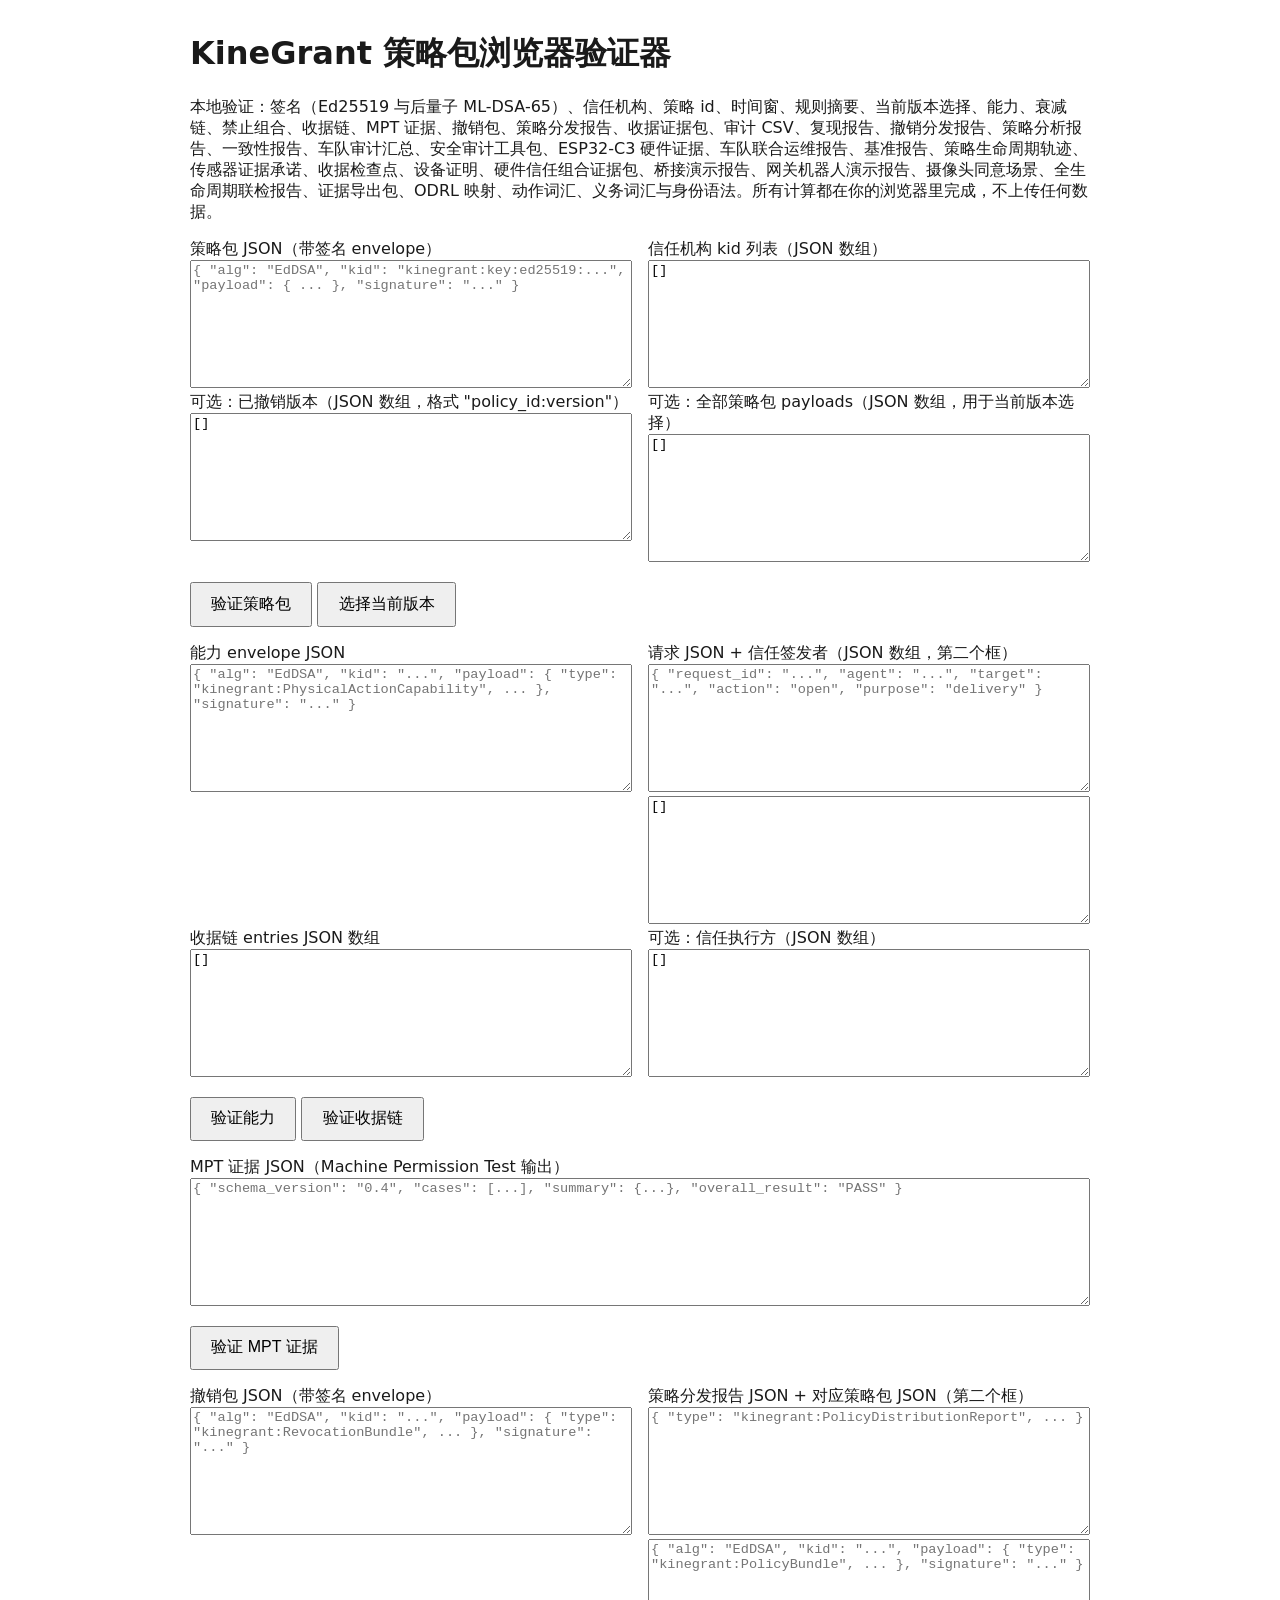
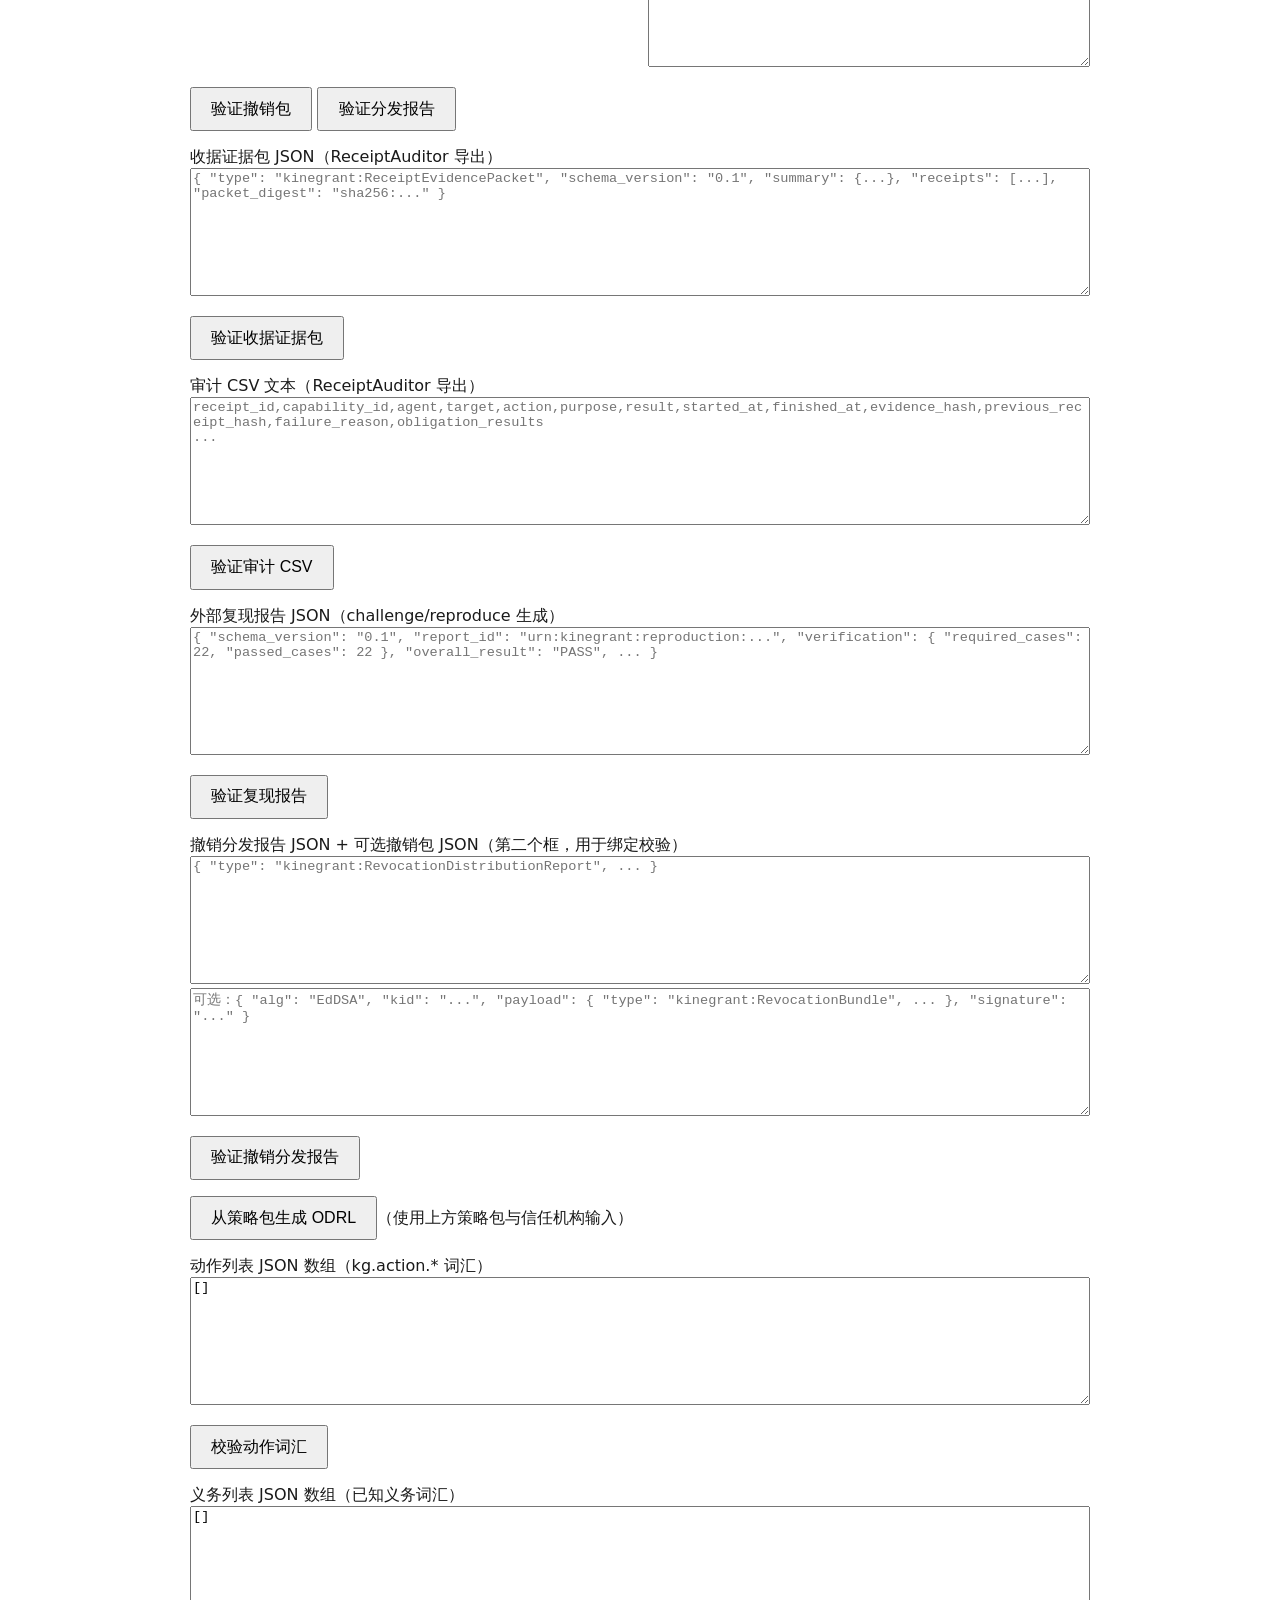
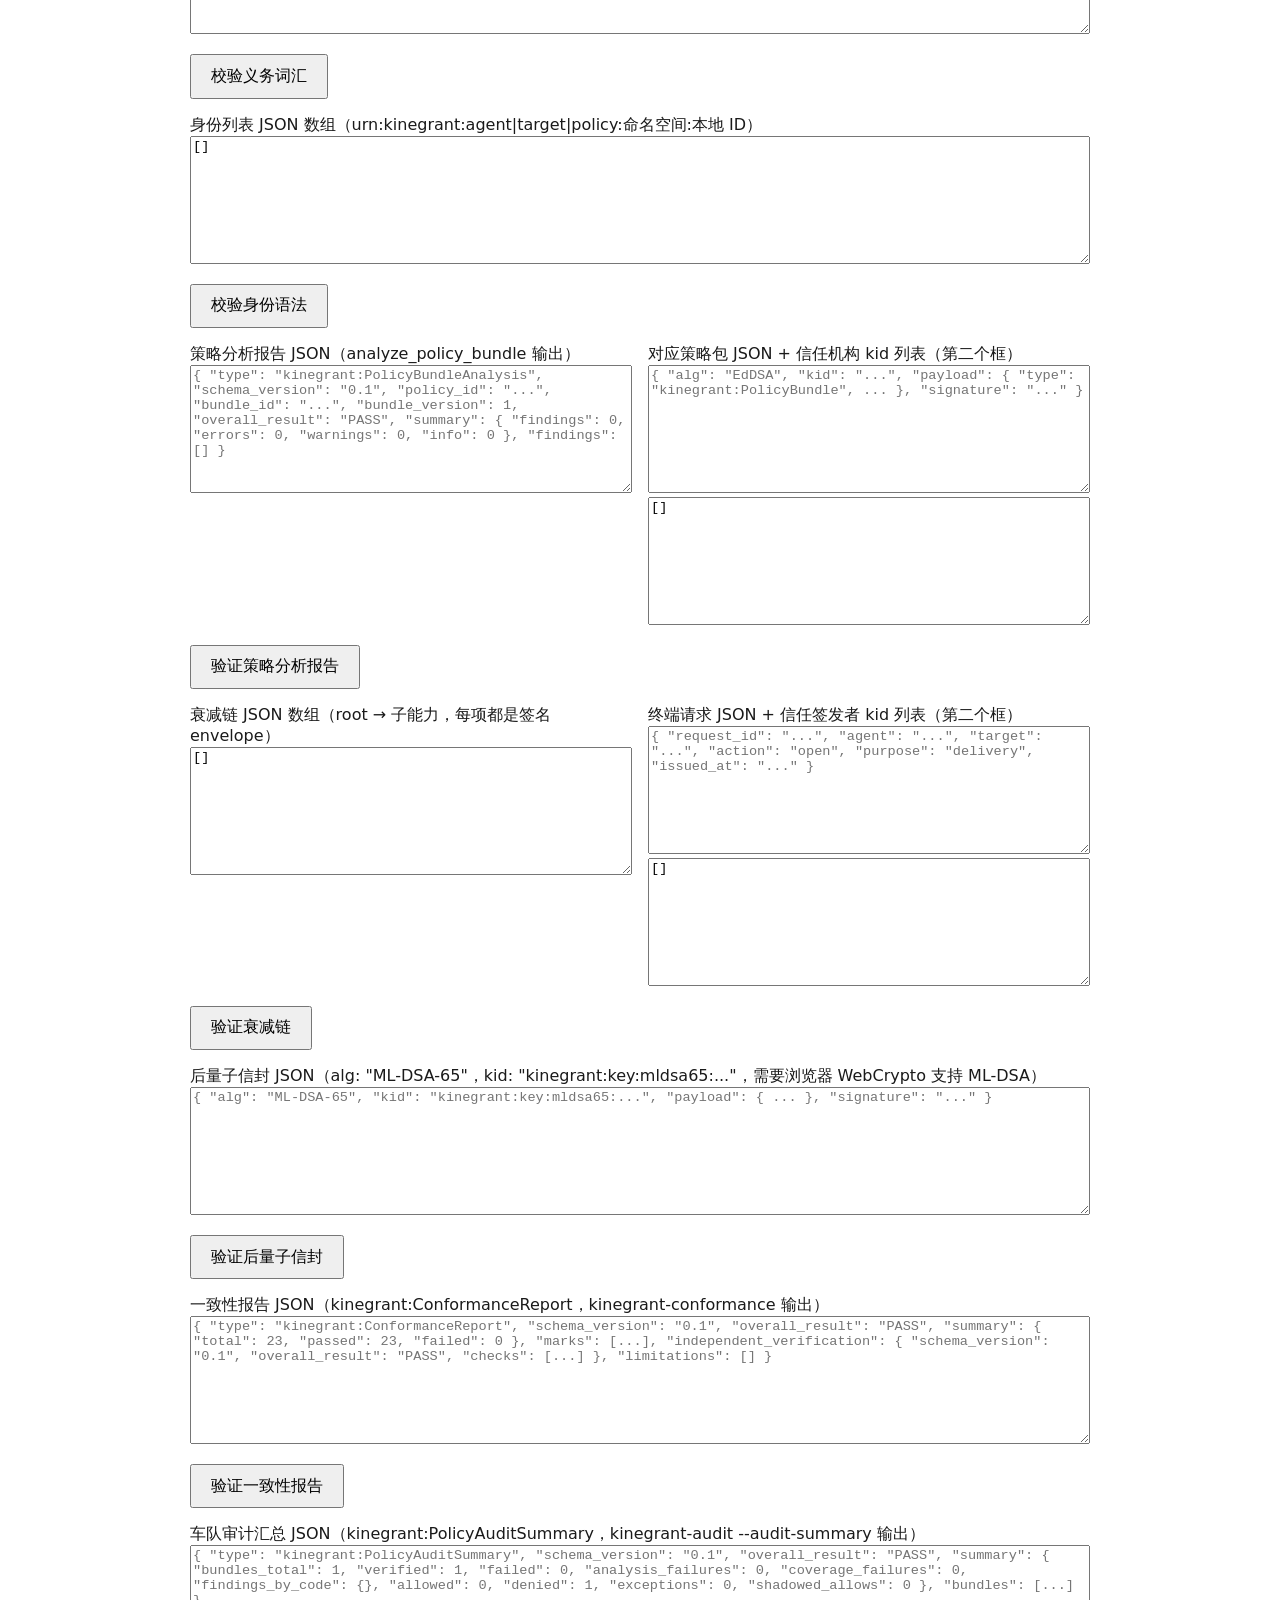
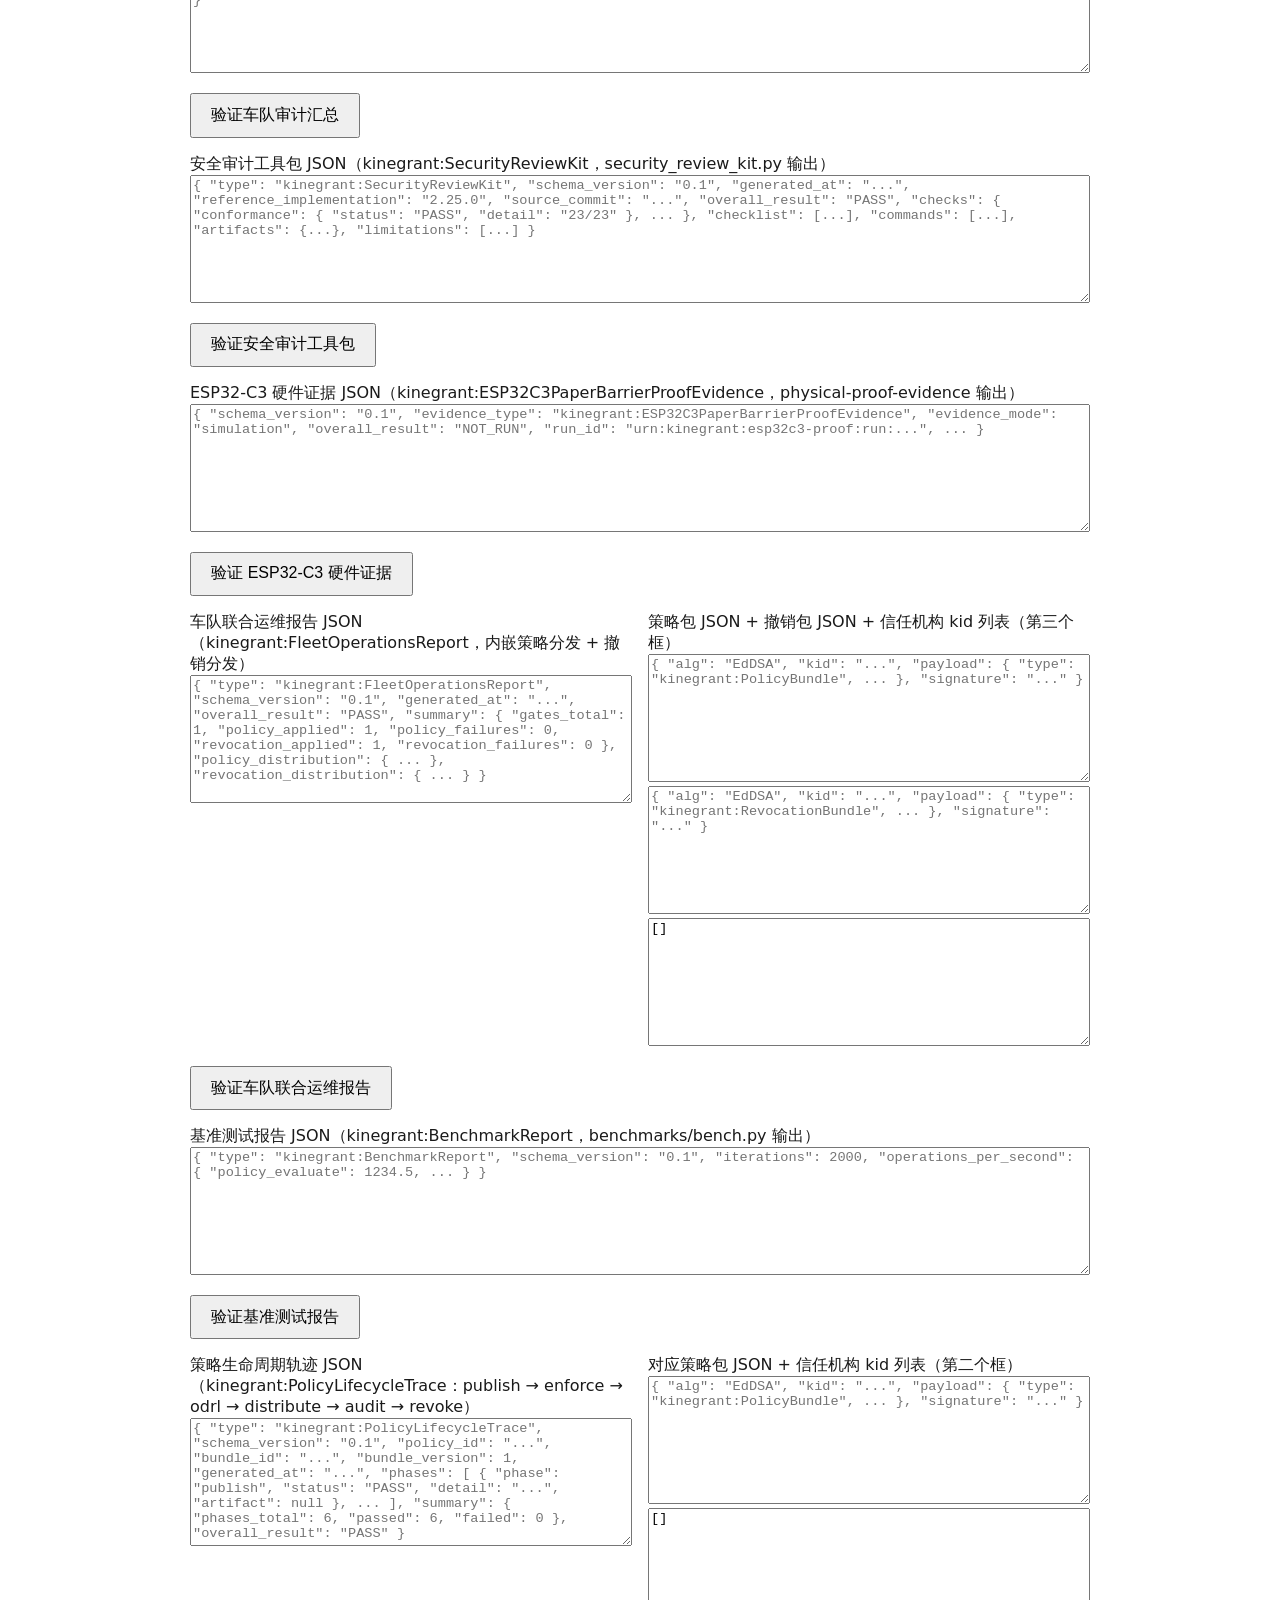
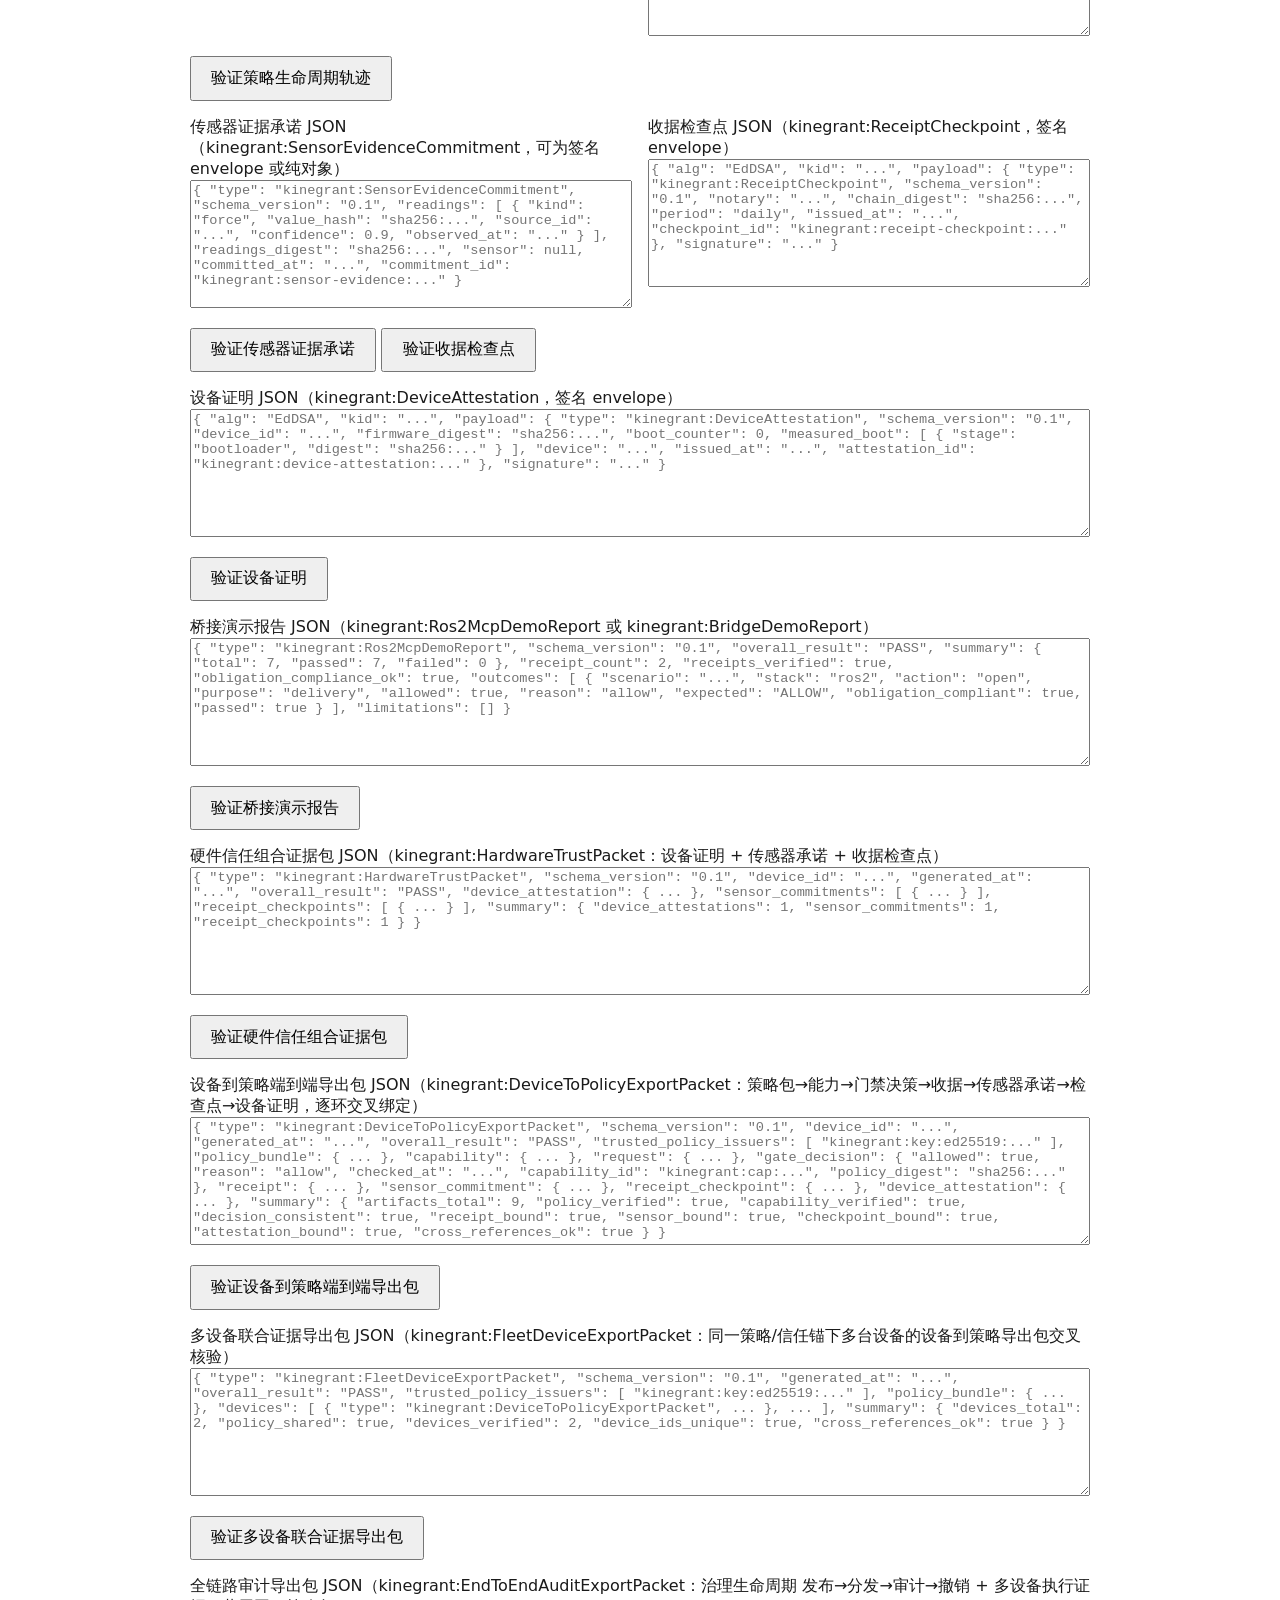
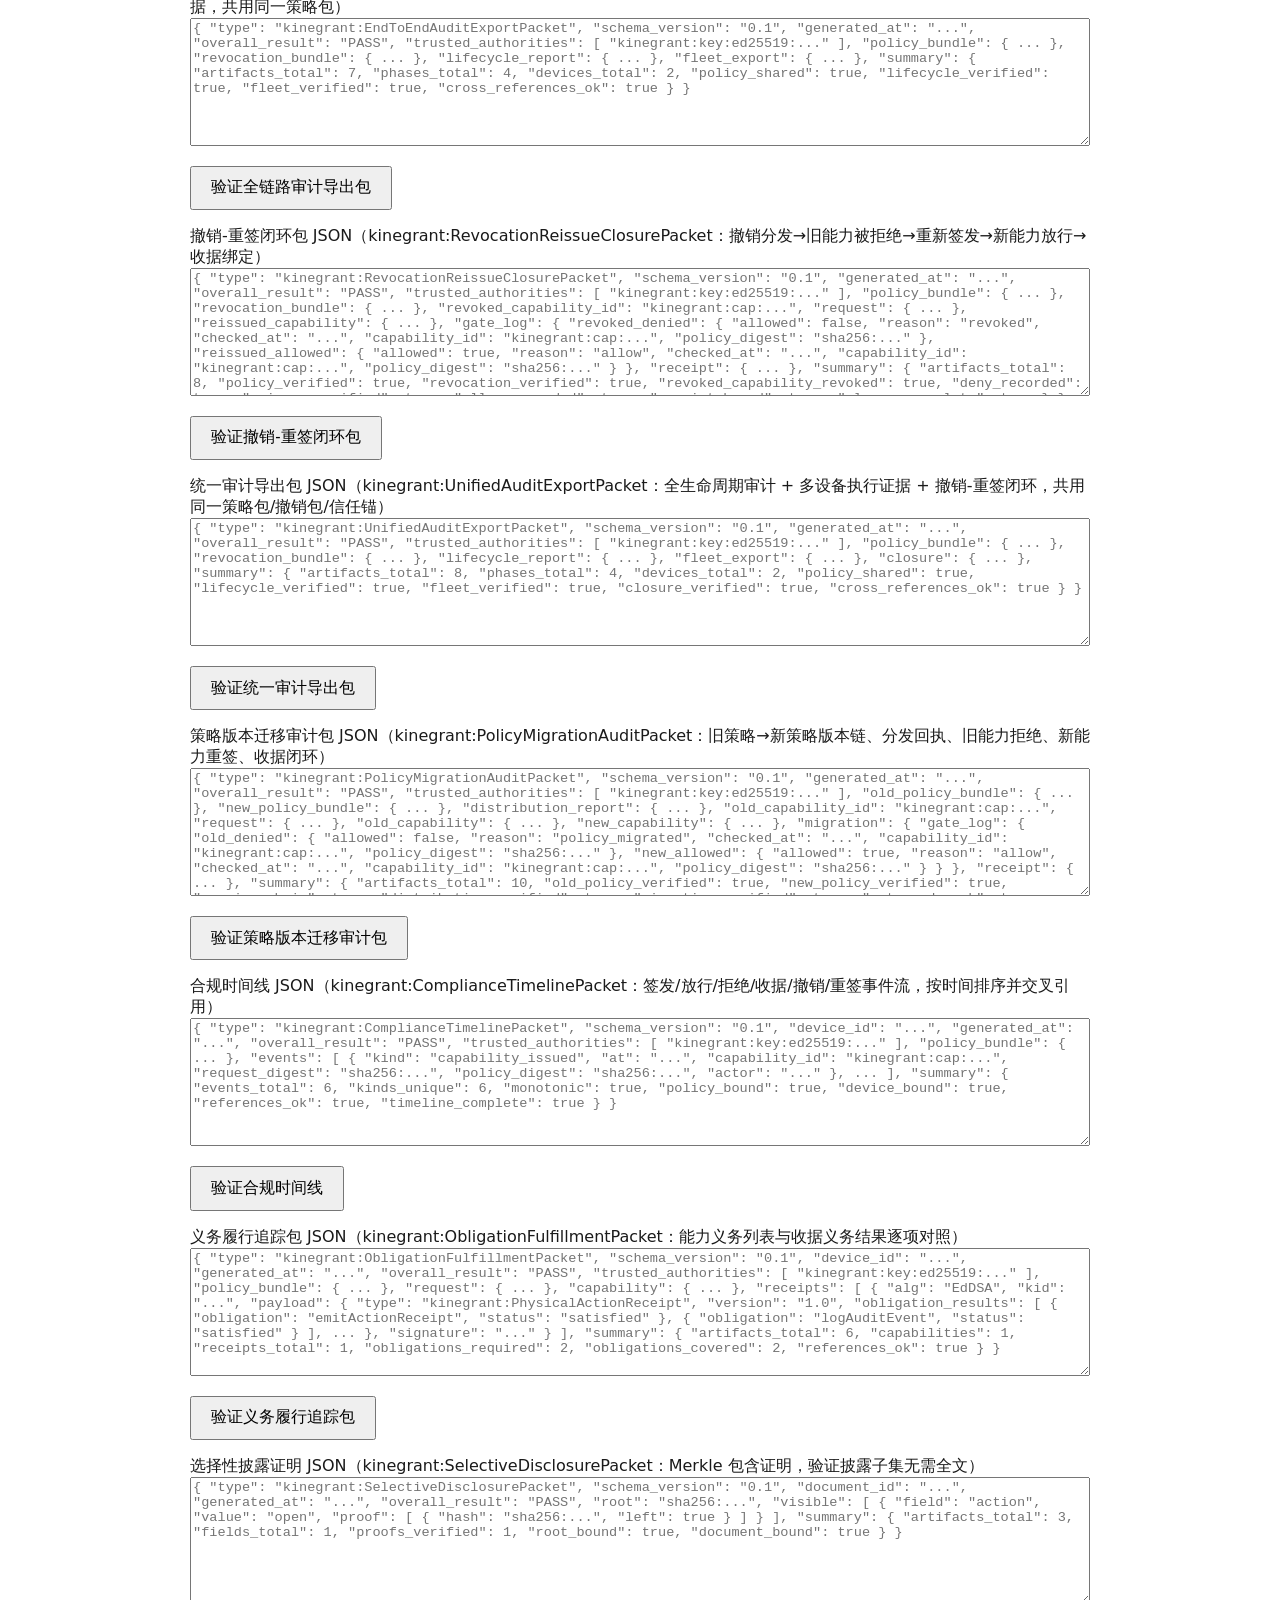
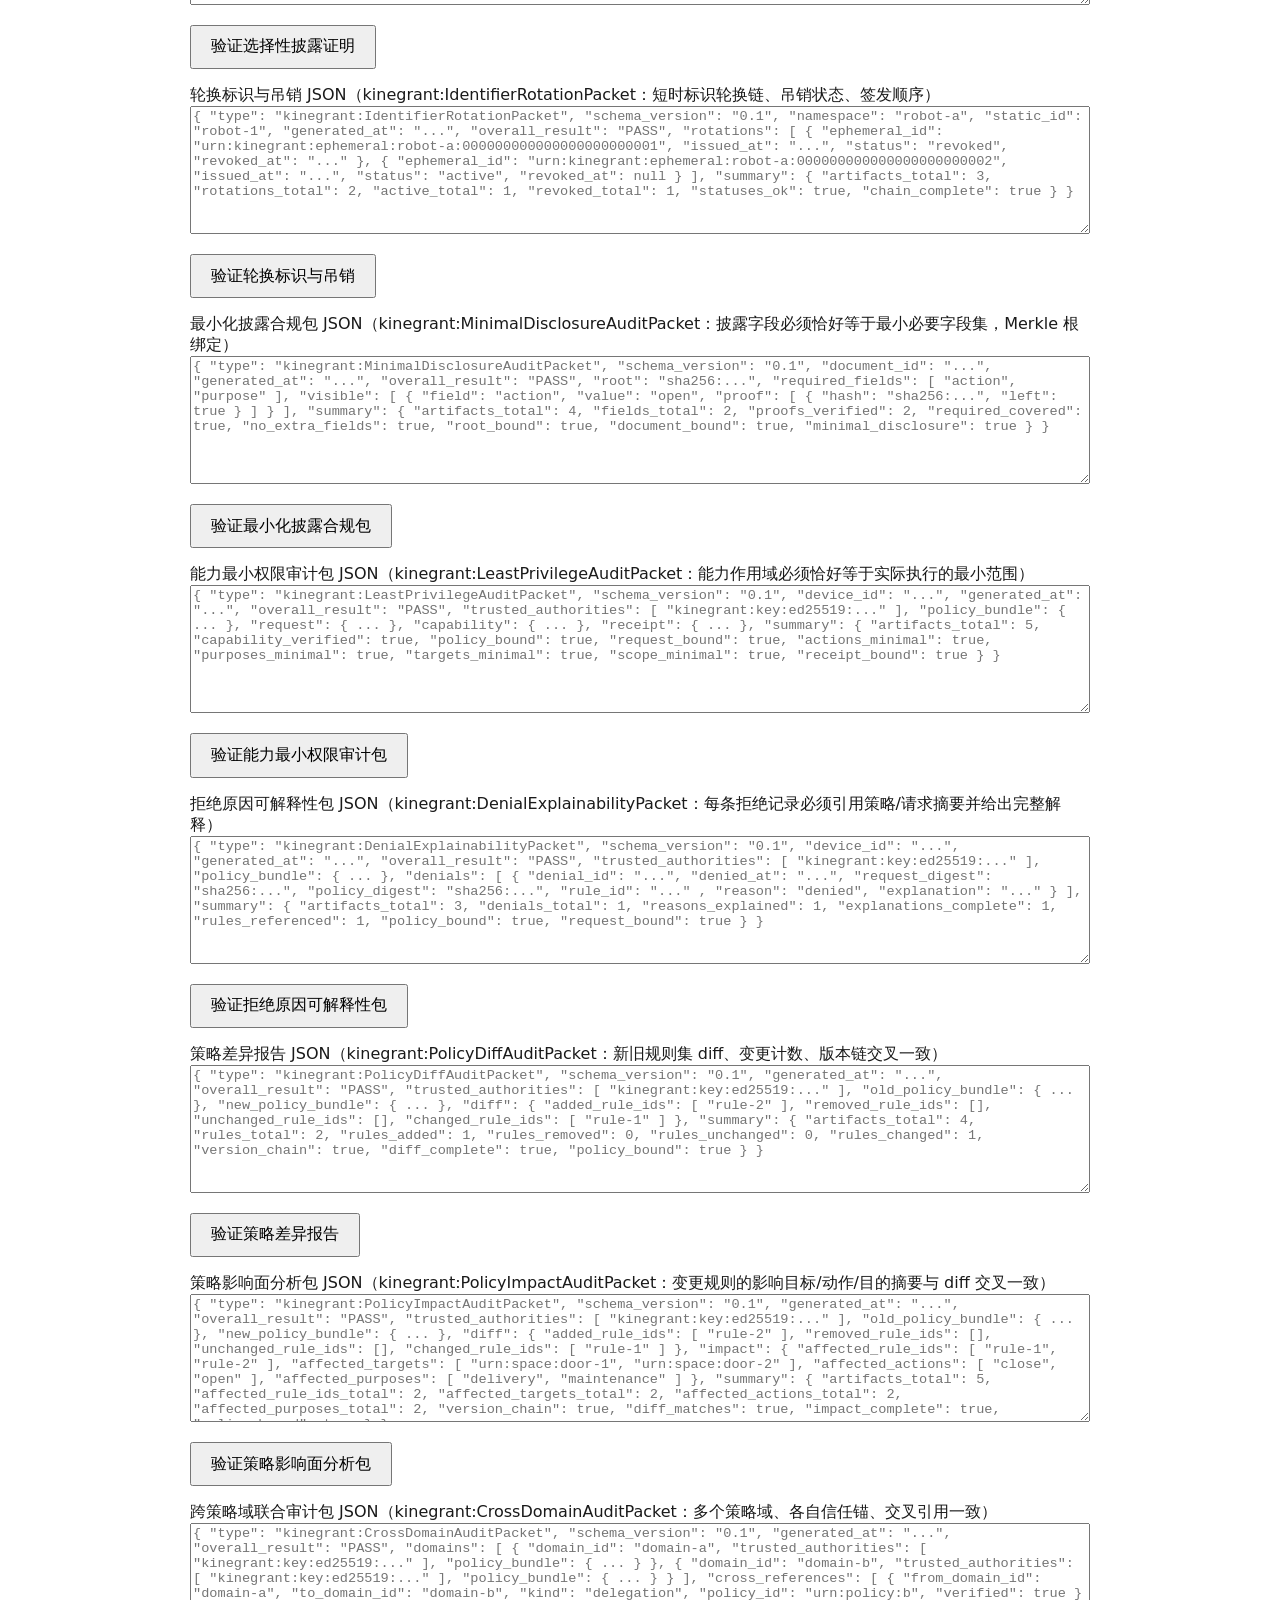
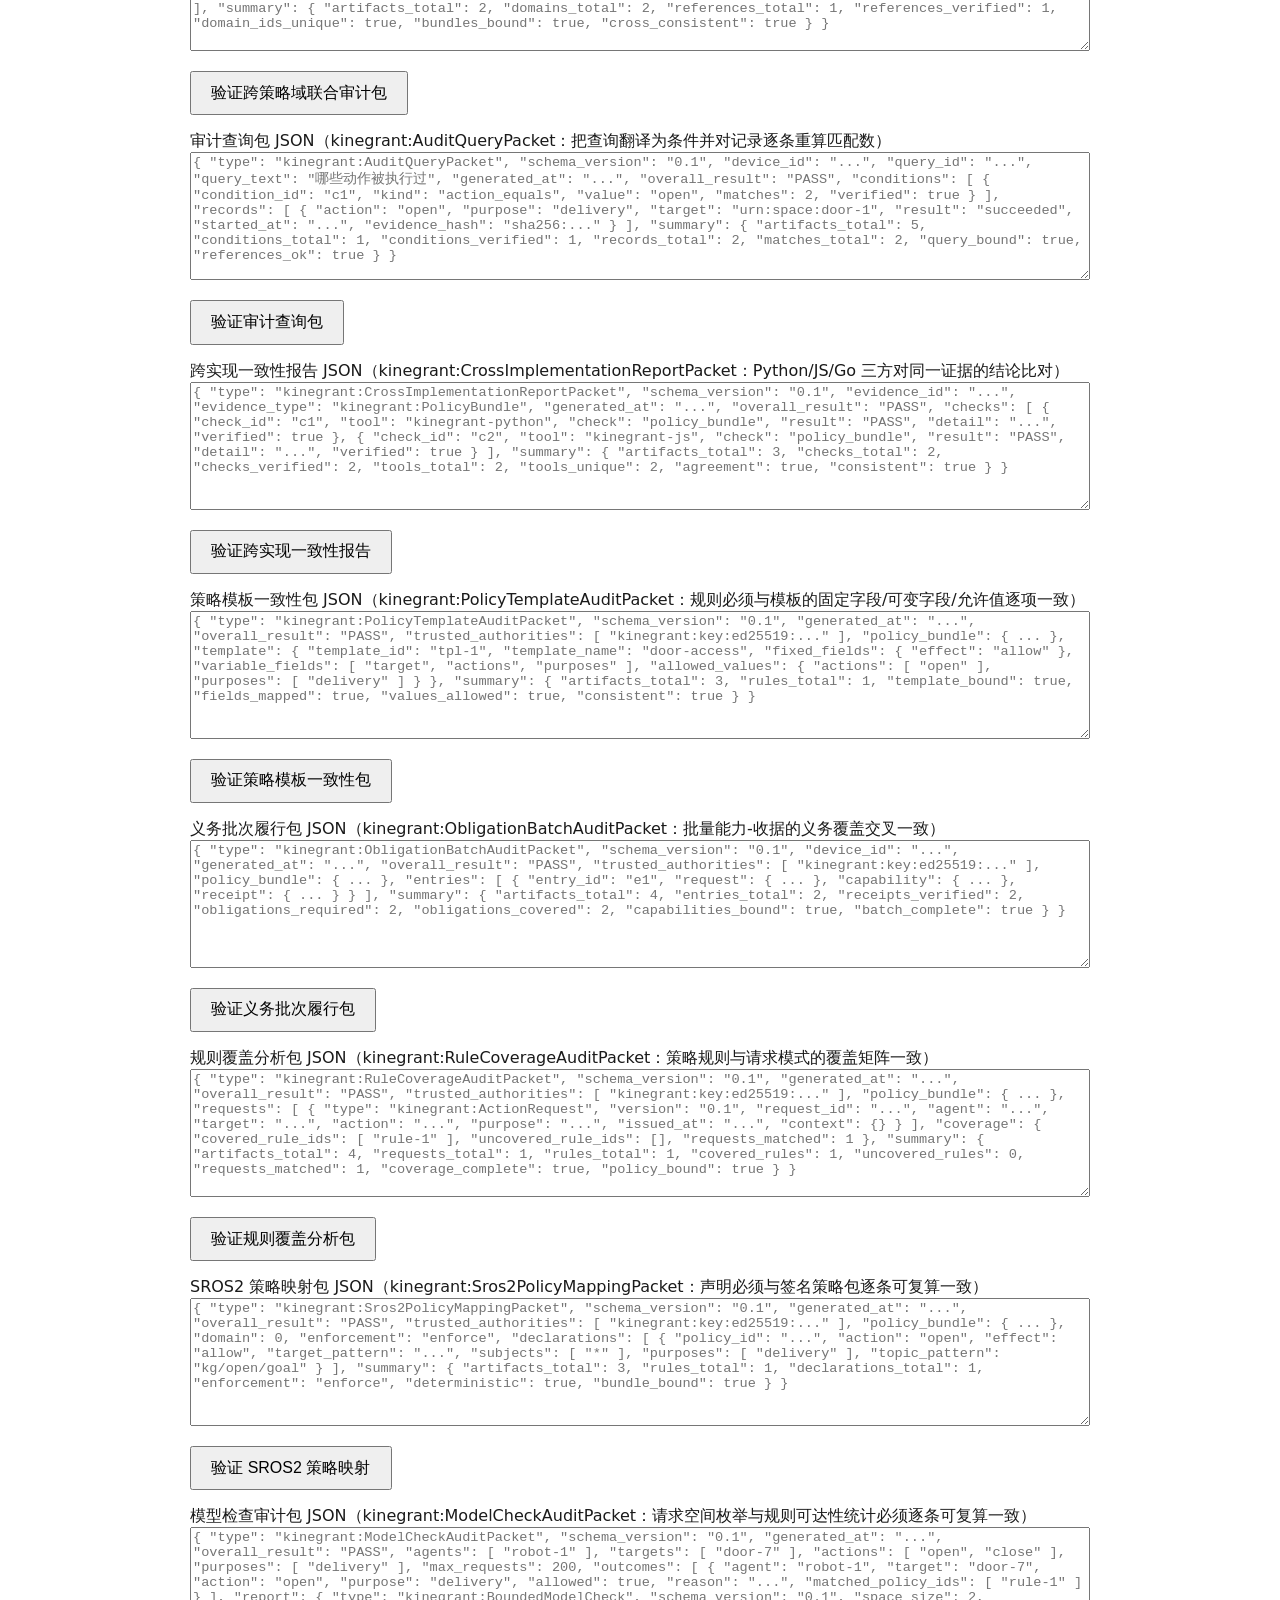
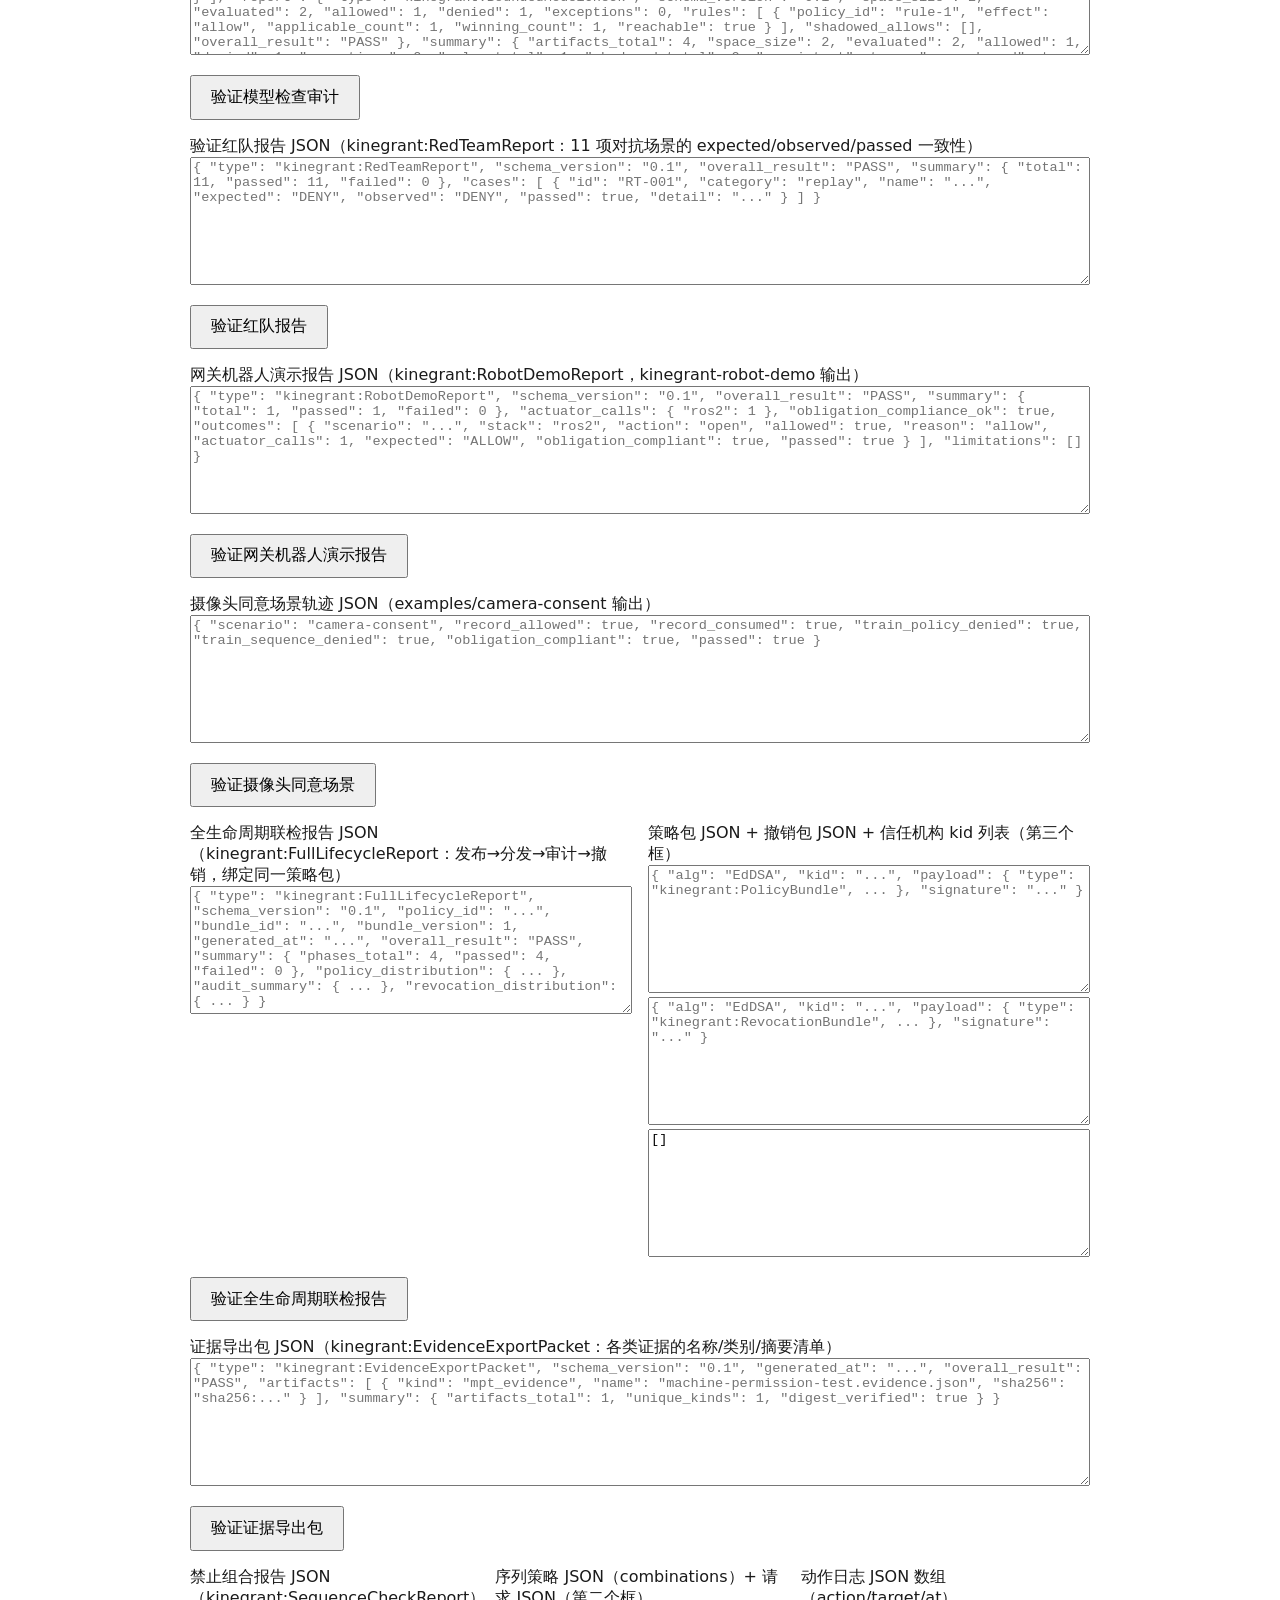
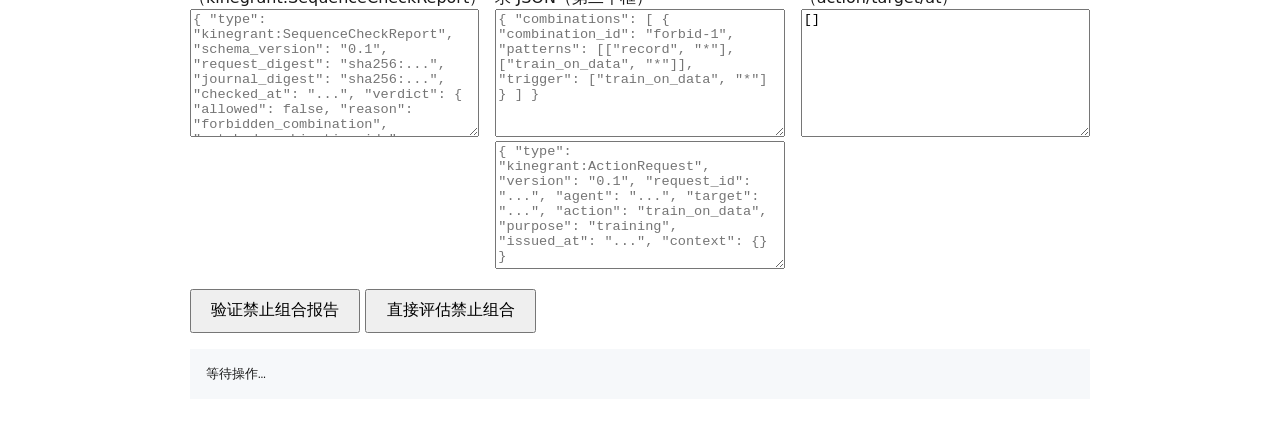
<file: verify/policy-bundle-verifier.html>
<!DOCTYPE html>
<html lang="zh-CN">
<head>
  <meta charset="utf-8" />
  <meta name="viewport" content="width=device-width, initial-scale=1" />
  <title>KineGrant Policy Bundle Verifier</title>
  <style>
    body { font-family: system-ui, sans-serif; max-width: 900px; margin: 2rem auto; padding: 0 1rem; color: #1a1a1a; }
    textarea { width: 100%; box-sizing: border-box; font-family: ui-monospace, monospace; font-size: 0.85rem; min-height: 8rem; }
    .row { display: flex; gap: 1rem; flex-wrap: wrap; }
    .col { flex: 1; min-width: 18rem; }
    button { padding: 0.6rem 1.2rem; font-size: 1rem; cursor: pointer; }
    pre { background: #f6f8fa; padding: 1rem; overflow: auto; white-space: pre-wrap; word-break: break-all; }
    .ok { color: #0a7d33; font-weight: bold; }
    .err { color: #b00020; font-weight: bold; }
  </style>
</head>
<body>
  <h1>KineGrant 策略包浏览器验证器</h1>
  <p>本地验证：签名（Ed25519 与后量子 ML-DSA-65）、信任机构、策略 id、时间窗、规则摘要、当前版本选择、能力、衰减链、禁止组合、收据链、MPT 证据、撤销包、策略分发报告、收据证据包、审计 CSV、复现报告、撤销分发报告、策略分析报告、一致性报告、车队审计汇总、安全审计工具包、ESP32-C3 硬件证据、车队联合运维报告、基准报告、策略生命周期轨迹、传感器证据承诺、收据检查点、设备证明、硬件信任组合证据包、桥接演示报告、网关机器人演示报告、摄像头同意场景、全生命周期联检报告、证据导出包、ODRL 映射、动作词汇、义务词汇与身份语法。所有计算都在你的浏览器里完成，不上传任何数据。</p>

  <div class="row">
    <div class="col">
      <label>策略包 JSON（带签名 envelope）</label>
      <textarea id="bundle" placeholder='{ "alg": "EdDSA", "kid": "kinegrant:key:ed25519:...", "payload": { ... }, "signature": "..." }'></textarea>
    </div>
    <div class="col">
      <label>信任机构 kid 列表（JSON 数组）</label>
      <textarea id="authorities" placeholder='["kinegrant:key:ed25519:..."]'>[]</textarea>
    </div>
  </div>
  <div class="row">
    <div class="col">
      <label>可选：已撤销版本（JSON 数组，格式 "policy_id:version"）</label>
      <textarea id="revoked" placeholder='["urn:kinegrant:policy:space-7:2"]'>[]</textarea>
    </div>
    <div class="col">
      <label>可选：全部策略包 payloads（JSON 数组，用于当前版本选择）</label>
      <textarea id="bundles" placeholder='[{ "policy_id": "...", "version": 1, ... }]'>[]</textarea>
    </div>
  </div>
  <p>
    <button id="verify">验证策略包</button>
    <button id="current">选择当前版本</button>
  </p>
  <div class="row">
    <div class="col">
      <label>能力 envelope JSON</label>
      <textarea id="capability" placeholder='{ "alg": "EdDSA", "kid": "...", "payload": { "type": "kinegrant:PhysicalActionCapability", ... }, "signature": "..." }'></textarea>
    </div>
    <div class="col">
      <label>请求 JSON + 信任签发者（JSON 数组，第二个框）</label>
      <textarea id="request" placeholder='{ "request_id": "...", "agent": "...", "target": "...", "action": "open", "purpose": "delivery" }'></textarea>
      <textarea id="issuers" placeholder='["kinegrant:key:ed25519:..."]'>[]</textarea>
    </div>
  </div>
  <div class="row">
    <div class="col">
      <label>收据链 entries JSON 数组</label>
      <textarea id="receipts" placeholder='[{ "alg": "EdDSA", "kid": "...", "payload": { "type": "kinegrant:PhysicalActionReceipt", ... }, "signature": "..." }]'>[]</textarea>
    </div>
    <div class="col">
      <label>可选：信任执行方（JSON 数组）</label>
      <textarea id="executors" placeholder='["kinegrant:key:ed25519:..."]'>[]</textarea>
    </div>
  </div>
  <p>
    <button id="verify-capability">验证能力</button>
    <button id="verify-receipts">验证收据链</button>
  </p>
  <div class="row">
    <div class="col">
      <label>MPT 证据 JSON（Machine Permission Test 输出）</label>
      <textarea id="mpt" placeholder='{ "schema_version": "0.4", "cases": [...], "summary": {...}, "overall_result": "PASS" }'></textarea>
    </div>
  </div>
  <p><button id="verify-mpt">验证 MPT 证据</button></p>
  <div class="row">
    <div class="col">
      <label>撤销包 JSON（带签名 envelope）</label>
      <textarea id="revocation" placeholder='{ "alg": "EdDSA", "kid": "...", "payload": { "type": "kinegrant:RevocationBundle", ... }, "signature": "..." }'></textarea>
    </div>
    <div class="col">
      <label>策略分发报告 JSON + 对应策略包 JSON（第二个框）</label>
      <textarea id="distribution-report" placeholder='{ "type": "kinegrant:PolicyDistributionReport", ... }'></textarea>
      <textarea id="distribution-bundle" placeholder='{ "alg": "EdDSA", "kid": "...", "payload": { "type": "kinegrant:PolicyBundle", ... }, "signature": "..." }'></textarea>
    </div>
  </div>
  <p>
    <button id="verify-revocation">验证撤销包</button>
    <button id="verify-distribution">验证分发报告</button>
  </p>
  <div class="row">
    <div class="col">
      <label>收据证据包 JSON（ReceiptAuditor 导出）</label>
      <textarea id="evidence-packet" placeholder='{ "type": "kinegrant:ReceiptEvidencePacket", "schema_version": "0.1", "summary": {...}, "receipts": [...], "packet_digest": "sha256:..." }'></textarea>
    </div>
  </div>
  <p><button id="verify-packet">验证收据证据包</button></p>
  <div class="row">
    <div class="col">
      <label>审计 CSV 文本（ReceiptAuditor 导出）</label>
      <textarea id="audit-csv" placeholder='receipt_id,capability_id,agent,target,action,purpose,result,started_at,finished_at,evidence_hash,previous_receipt_hash,failure_reason,obligation_results&#10;...'></textarea>
    </div>
  </div>
  <p><button id="verify-csv">验证审计 CSV</button></p>
  <div class="row">
    <div class="col">
      <label>外部复现报告 JSON（challenge/reproduce 生成）</label>
      <textarea id="reproduction" placeholder='{ "schema_version": "0.1", "report_id": "urn:kinegrant:reproduction:...", "verification": { "required_cases": 22, "passed_cases": 22 }, "overall_result": "PASS", ... }'></textarea>
    </div>
  </div>
  <p><button id="verify-reproduction">验证复现报告</button></p>
  <div class="row">
    <div class="col">
      <label>撤销分发报告 JSON + 可选撤销包 JSON（第二个框，用于绑定校验）</label>
      <textarea id="revocation-distribution" placeholder='{ "type": "kinegrant:RevocationDistributionReport", ... }'></textarea>
      <textarea id="revocation-distribution-bundle" placeholder='可选：{ "alg": "EdDSA", "kid": "...", "payload": { "type": "kinegrant:RevocationBundle", ... }, "signature": "..." }'></textarea>
    </div>
  </div>
  <p><button id="verify-revocation-distribution">验证撤销分发报告</button></p>
  <p><button id="odrl">从策略包生成 ODRL</button>（使用上方策略包与信任机构输入）</p>
  <div class="row">
    <div class="col">
      <label>动作列表 JSON 数组（kg.action.* 词汇）</label>
      <textarea id="vocabulary" placeholder='["kg.action.open", "kg.action.record"]'>[]</textarea>
    </div>
  </div>
  <p><button id="verify-vocabulary">校验动作词汇</button></p>
  <div class="row">
    <div class="col">
      <label>义务列表 JSON 数组（已知义务词汇）</label>
      <textarea id="obligations" placeholder='["emitActionReceipt", "logAuditEvent"]'>[]</textarea>
    </div>
  </div>
  <p><button id="verify-obligations">校验义务词汇</button></p>
  <div class="row">
    <div class="col">
      <label>身份列表 JSON 数组（urn:kinegrant:agent|target|policy:命名空间:本地 ID）</label>
      <textarea id="identities" placeholder='["urn:kinegrant:agent:zoah:delivery-robot-07", "urn:kinegrant:target:zoah:door-7"]'>[]</textarea>
    </div>
  </div>
  <p><button id="verify-identities">校验身份语法</button></p>
  <div class="row">
    <div class="col">
      <label>策略分析报告 JSON（analyze_policy_bundle 输出）</label>
      <textarea id="analysis-report" placeholder='{ "type": "kinegrant:PolicyBundleAnalysis", "schema_version": "0.1", "policy_id": "...", "bundle_id": "...", "bundle_version": 1, "overall_result": "PASS", "summary": { "findings": 0, "errors": 0, "warnings": 0, "info": 0 }, "findings": [] }'></textarea>
    </div>
    <div class="col">
      <label>对应策略包 JSON + 信任机构 kid 列表（第二个框）</label>
      <textarea id="analysis-bundle" placeholder='{ "alg": "EdDSA", "kid": "...", "payload": { "type": "kinegrant:PolicyBundle", ... }, "signature": "..." }'></textarea>
      <textarea id="analysis-authorities" placeholder='["kinegrant:key:ed25519:..."]'>[]</textarea>
    </div>
  </div>
  <p><button id="verify-analysis">验证策略分析报告</button></p>
  <div class="row">
    <div class="col">
      <label>衰减链 JSON 数组（root → 子能力，每项都是签名 envelope）</label>
      <textarea id="delegation-chain" placeholder='[{ "alg": "EdDSA", "kid": "...", "payload": { "type": "kinegrant:PhysicalActionCapability", "version": "1.0", ... }, "signature": "..." }]'>[]</textarea>
    </div>
    <div class="col">
      <label>终端请求 JSON + 信任签发者 kid 列表（第二个框）</label>
      <textarea id="delegation-request" placeholder='{ "request_id": "...", "agent": "...", "target": "...", "action": "open", "purpose": "delivery", "issued_at": "..." }'></textarea>
      <textarea id="delegation-issuers" placeholder='["kinegrant:key:ed25519:..."]'>[]</textarea>
    </div>
  </div>
  <p><button id="verify-delegation">验证衰减链</button></p>
  <div class="row">
    <div class="col">
      <label>后量子信封 JSON（alg: "ML-DSA-65"，kid: "kinegrant:key:mldsa65:..."，需要浏览器 WebCrypto 支持 ML-DSA）</label>
      <textarea id="mldsa" placeholder='{ "alg": "ML-DSA-65", "kid": "kinegrant:key:mldsa65:...", "payload": { ... }, "signature": "..." }'></textarea>
    </div>
  </div>
  <p><button id="verify-mldsa">验证后量子信封</button></p>
  <div class="row">
    <div class="col">
      <label>一致性报告 JSON（kinegrant:ConformanceReport，kinegrant-conformance 输出）</label>
      <textarea id="conformance" placeholder='{ "type": "kinegrant:ConformanceReport", "schema_version": "0.1", "overall_result": "PASS", "summary": { "total": 23, "passed": 23, "failed": 0 }, "marks": [...], "independent_verification": { "schema_version": "0.1", "overall_result": "PASS", "checks": [...] }, "limitations": [] }'></textarea>
    </div>
  </div>
  <p><button id="verify-conformance">验证一致性报告</button></p>
  <div class="row">
    <div class="col">
      <label>车队审计汇总 JSON（kinegrant:PolicyAuditSummary，kinegrant-audit --audit-summary 输出）</label>
      <textarea id="fleet-audit" placeholder='{ "type": "kinegrant:PolicyAuditSummary", "schema_version": "0.1", "overall_result": "PASS", "summary": { "bundles_total": 1, "verified": 1, "failed": 0, "analysis_failures": 0, "coverage_failures": 0, "findings_by_code": {}, "allowed": 0, "denied": 1, "exceptions": 0, "shadowed_allows": 0 }, "bundles": [...] }'></textarea>
    </div>
  </div>
  <p><button id="verify-fleet-audit">验证车队审计汇总</button></p>
  <div class="row">
    <div class="col">
      <label>安全审计工具包 JSON（kinegrant:SecurityReviewKit，security_review_kit.py 输出）</label>
      <textarea id="kit" placeholder='{ "type": "kinegrant:SecurityReviewKit", "schema_version": "0.1", "generated_at": "...", "reference_implementation": "2.25.0", "source_commit": "...", "overall_result": "PASS", "checks": { "conformance": { "status": "PASS", "detail": "23/23" }, ... }, "checklist": [...], "commands": [...], "artifacts": {...}, "limitations": [...] }'></textarea>
    </div>
  </div>
  <p><button id="verify-kit">验证安全审计工具包</button></p>
  <div class="row">
    <div class="col">
      <label>ESP32-C3 硬件证据 JSON（kinegrant:ESP32C3PaperBarrierProofEvidence，physical-proof-evidence 输出）</label>
      <textarea id="esp32" placeholder='{ "schema_version": "0.1", "evidence_type": "kinegrant:ESP32C3PaperBarrierProofEvidence", "evidence_mode": "simulation", "overall_result": "NOT_RUN", "run_id": "urn:kinegrant:esp32c3-proof:run:...", ... }'></textarea>
    </div>
  </div>
  <p><button id="verify-esp32">验证 ESP32-C3 硬件证据</button></p>
  <div class="row">
    <div class="col">
      <label>车队联合运维报告 JSON（kinegrant:FleetOperationsReport，内嵌策略分发 + 撤销分发）</label>
      <textarea id="fleet-ops" placeholder='{ "type": "kinegrant:FleetOperationsReport", "schema_version": "0.1", "generated_at": "...", "overall_result": "PASS", "summary": { "gates_total": 1, "policy_applied": 1, "policy_failures": 0, "revocation_applied": 1, "revocation_failures": 0 }, "policy_distribution": { ... }, "revocation_distribution": { ... } }'></textarea>
    </div>
    <div class="col">
      <label>策略包 JSON + 撤销包 JSON + 信任机构 kid 列表（第三个框）</label>
      <textarea id="fleet-ops-policy" placeholder='{ "alg": "EdDSA", "kid": "...", "payload": { "type": "kinegrant:PolicyBundle", ... }, "signature": "..." }'></textarea>
      <textarea id="fleet-ops-revocation" placeholder='{ "alg": "EdDSA", "kid": "...", "payload": { "type": "kinegrant:RevocationBundle", ... }, "signature": "..." }'></textarea>
      <textarea id="fleet-ops-authorities" placeholder='["kinegrant:key:ed25519:..."]'>[]</textarea>
    </div>
  </div>
  <p><button id="verify-fleet-ops">验证车队联合运维报告</button></p>
  <div class="row">
    <div class="col">
      <label>基准测试报告 JSON（kinegrant:BenchmarkReport，benchmarks/bench.py 输出）</label>
      <textarea id="bench" placeholder='{ "type": "kinegrant:BenchmarkReport", "schema_version": "0.1", "iterations": 2000, "operations_per_second": { "policy_evaluate": 1234.5, ... } }'></textarea>
    </div>
  </div>
  <p><button id="verify-bench">验证基准测试报告</button></p>
  <div class="row">
    <div class="col">
      <label>策略生命周期轨迹 JSON（kinegrant:PolicyLifecycleTrace：publish → enforce → odrl → distribute → audit → revoke）</label>
      <textarea id="lifecycle" placeholder='{ "type": "kinegrant:PolicyLifecycleTrace", "schema_version": "0.1", "policy_id": "...", "bundle_id": "...", "bundle_version": 1, "generated_at": "...", "phases": [ { "phase": "publish", "status": "PASS", "detail": "...", "artifact": null }, ... ], "summary": { "phases_total": 6, "passed": 6, "failed": 0 }, "overall_result": "PASS" }'></textarea>
    </div>
    <div class="col">
      <label>对应策略包 JSON + 信任机构 kid 列表（第二个框）</label>
      <textarea id="lifecycle-bundle" placeholder='{ "alg": "EdDSA", "kid": "...", "payload": { "type": "kinegrant:PolicyBundle", ... }, "signature": "..." }'></textarea>
      <textarea id="lifecycle-authorities" placeholder='["kinegrant:key:ed25519:..."]'>[]</textarea>
    </div>
  </div>
  <p><button id="verify-lifecycle">验证策略生命周期轨迹</button></p>
  <div class="row">
    <div class="col">
      <label>传感器证据承诺 JSON（kinegrant:SensorEvidenceCommitment，可为签名 envelope 或纯对象）</label>
      <textarea id="sensor" placeholder='{ "type": "kinegrant:SensorEvidenceCommitment", "schema_version": "0.1", "readings": [ { "kind": "force", "value_hash": "sha256:...", "source_id": "...", "confidence": 0.9, "observed_at": "..." } ], "readings_digest": "sha256:...", "sensor": null, "committed_at": "...", "commitment_id": "kinegrant:sensor-evidence:..." }'></textarea>
    </div>
    <div class="col">
      <label>收据检查点 JSON（kinegrant:ReceiptCheckpoint，签名 envelope）</label>
      <textarea id="checkpoint" placeholder='{ "alg": "EdDSA", "kid": "...", "payload": { "type": "kinegrant:ReceiptCheckpoint", "schema_version": "0.1", "notary": "...", "chain_digest": "sha256:...", "period": "daily", "issued_at": "...", "checkpoint_id": "kinegrant:receipt-checkpoint:..." }, "signature": "..." }'></textarea>
    </div>
  </div>
  <p>
    <button id="verify-sensor">验证传感器证据承诺</button>
    <button id="verify-checkpoint">验证收据检查点</button>
  </p>
  <div class="row">
    <div class="col">
      <label>设备证明 JSON（kinegrant:DeviceAttestation，签名 envelope）</label>
      <textarea id="attestation" placeholder='{ "alg": "EdDSA", "kid": "...", "payload": { "type": "kinegrant:DeviceAttestation", "schema_version": "0.1", "device_id": "...", "firmware_digest": "sha256:...", "boot_counter": 0, "measured_boot": [ { "stage": "bootloader", "digest": "sha256:..." } ], "device": "...", "issued_at": "...", "attestation_id": "kinegrant:device-attestation:..." }, "signature": "..." }'></textarea>
    </div>
  </div>
  <p><button id="verify-attestation">验证设备证明</button></p>
  <div class="row">
    <div class="col">
      <label>桥接演示报告 JSON（kinegrant:Ros2McpDemoReport 或 kinegrant:BridgeDemoReport）</label>
      <textarea id="bridge" placeholder='{ "type": "kinegrant:Ros2McpDemoReport", "schema_version": "0.1", "overall_result": "PASS", "summary": { "total": 7, "passed": 7, "failed": 0 }, "receipt_count": 2, "receipts_verified": true, "obligation_compliance_ok": true, "outcomes": [ { "scenario": "...", "stack": "ros2", "action": "open", "purpose": "delivery", "allowed": true, "reason": "allow", "expected": "ALLOW", "obligation_compliant": true, "passed": true } ], "limitations": [] }'></textarea>
    </div>
  </div>
  <p><button id="verify-bridge">验证桥接演示报告</button></p>
  <div class="row">
    <div class="col">
      <label>硬件信任组合证据包 JSON（kinegrant:HardwareTrustPacket：设备证明 + 传感器承诺 + 收据检查点）</label>
      <textarea id="hardware-packet" placeholder='{ "type": "kinegrant:HardwareTrustPacket", "schema_version": "0.1", "device_id": "...", "generated_at": "...", "overall_result": "PASS", "device_attestation": { ... }, "sensor_commitments": [ { ... } ], "receipt_checkpoints": [ { ... } ], "summary": { "device_attestations": 1, "sensor_commitments": 1, "receipt_checkpoints": 1 } }'></textarea>
    </div>
  </div>
  <p><button id="verify-hardware-packet">验证硬件信任组合证据包</button></p>
  <div class="row">
    <div class="col">
      <label>设备到策略端到端导出包 JSON（kinegrant:DeviceToPolicyExportPacket：策略包→能力→门禁决策→收据→传感器承诺→检查点→设备证明，逐环交叉绑定）</label>
      <textarea id="device-to-policy" placeholder='{ "type": "kinegrant:DeviceToPolicyExportPacket", "schema_version": "0.1", "device_id": "...", "generated_at": "...", "overall_result": "PASS", "trusted_policy_issuers": [ "kinegrant:key:ed25519:..." ], "policy_bundle": { ... }, "capability": { ... }, "request": { ... }, "gate_decision": { "allowed": true, "reason": "allow", "checked_at": "...", "capability_id": "kinegrant:cap:...", "policy_digest": "sha256:..." }, "receipt": { ... }, "sensor_commitment": { ... }, "receipt_checkpoint": { ... }, "device_attestation": { ... }, "summary": { "artifacts_total": 9, "policy_verified": true, "capability_verified": true, "decision_consistent": true, "receipt_bound": true, "sensor_bound": true, "checkpoint_bound": true, "attestation_bound": true, "cross_references_ok": true } }'></textarea>
    </div>
  </div>
  <p><button id="verify-device-to-policy">验证设备到策略端到端导出包</button></p>
  <div class="row">
    <div class="col">
      <label>多设备联合证据导出包 JSON（kinegrant:FleetDeviceExportPacket：同一策略/信任锚下多台设备的设备到策略导出包交叉核验）</label>
      <textarea id="fleet-device-export" placeholder='{ "type": "kinegrant:FleetDeviceExportPacket", "schema_version": "0.1", "generated_at": "...", "overall_result": "PASS", "trusted_policy_issuers": [ "kinegrant:key:ed25519:..." ], "policy_bundle": { ... }, "devices": [ { "type": "kinegrant:DeviceToPolicyExportPacket", ... }, ... ], "summary": { "devices_total": 2, "policy_shared": true, "devices_verified": 2, "device_ids_unique": true, "cross_references_ok": true } }'></textarea>
    </div>
  </div>
  <p><button id="verify-fleet-device-export">验证多设备联合证据导出包</button></p>
  <div class="row">
    <div class="col">
      <label>全链路审计导出包 JSON（kinegrant:EndToEndAuditExportPacket：治理生命周期 发布→分发→审计→撤销 + 多设备执行证据，共用同一策略包）</label>
      <textarea id="end-to-end-audit" placeholder='{ "type": "kinegrant:EndToEndAuditExportPacket", "schema_version": "0.1", "generated_at": "...", "overall_result": "PASS", "trusted_authorities": [ "kinegrant:key:ed25519:..." ], "policy_bundle": { ... }, "revocation_bundle": { ... }, "lifecycle_report": { ... }, "fleet_export": { ... }, "summary": { "artifacts_total": 7, "phases_total": 4, "devices_total": 2, "policy_shared": true, "lifecycle_verified": true, "fleet_verified": true, "cross_references_ok": true } }'></textarea>
    </div>
  </div>
  <p><button id="verify-end-to-end-audit">验证全链路审计导出包</button></p>
  <div class="row">
    <div class="col">
      <label>撤销-重签闭环包 JSON（kinegrant:RevocationReissueClosurePacket：撤销分发→旧能力被拒绝→重新签发→新能力放行→收据绑定）</label>
      <textarea id="revocation-reissue" placeholder='{ "type": "kinegrant:RevocationReissueClosurePacket", "schema_version": "0.1", "generated_at": "...", "overall_result": "PASS", "trusted_authorities": [ "kinegrant:key:ed25519:..." ], "policy_bundle": { ... }, "revocation_bundle": { ... }, "revoked_capability_id": "kinegrant:cap:...", "request": { ... }, "reissued_capability": { ... }, "gate_log": { "revoked_denied": { "allowed": false, "reason": "revoked", "checked_at": "...", "capability_id": "kinegrant:cap:...", "policy_digest": "sha256:..." }, "reissued_allowed": { "allowed": true, "reason": "allow", "checked_at": "...", "capability_id": "kinegrant:cap:...", "policy_digest": "sha256:..." } }, "receipt": { ... }, "summary": { "artifacts_total": 8, "policy_verified": true, "revocation_verified": true, "revoked_capability_revoked": true, "deny_recorded": true, "reissue_verified": true, "allow_recorded": true, "receipt_bound": true, "closure_complete": true } }'></textarea>
    </div>
  </div>
  <p><button id="verify-revocation-reissue">验证撤销-重签闭环包</button></p>
  <div class="row">
    <div class="col">
      <label>统一审计导出包 JSON（kinegrant:UnifiedAuditExportPacket：全生命周期审计 + 多设备执行证据 + 撤销-重签闭环，共用同一策略包/撤销包/信任锚）</label>
      <textarea id="unified-audit" placeholder='{ "type": "kinegrant:UnifiedAuditExportPacket", "schema_version": "0.1", "generated_at": "...", "overall_result": "PASS", "trusted_authorities": [ "kinegrant:key:ed25519:..." ], "policy_bundle": { ... }, "revocation_bundle": { ... }, "lifecycle_report": { ... }, "fleet_export": { ... }, "closure": { ... }, "summary": { "artifacts_total": 8, "phases_total": 4, "devices_total": 2, "policy_shared": true, "lifecycle_verified": true, "fleet_verified": true, "closure_verified": true, "cross_references_ok": true } }'></textarea>
    </div>
  </div>
  <p><button id="verify-unified-audit">验证统一审计导出包</button></p>
  <div class="row">
    <div class="col">
      <label>策略版本迁移审计包 JSON（kinegrant:PolicyMigrationAuditPacket：旧策略→新策略版本链、分发回执、旧能力拒绝、新能力重签、收据闭环）</label>
      <textarea id="migration-audit" placeholder='{ "type": "kinegrant:PolicyMigrationAuditPacket", "schema_version": "0.1", "generated_at": "...", "overall_result": "PASS", "trusted_authorities": [ "kinegrant:key:ed25519:..." ], "old_policy_bundle": { ... }, "new_policy_bundle": { ... }, "distribution_report": { ... }, "old_capability_id": "kinegrant:cap:...", "request": { ... }, "old_capability": { ... }, "new_capability": { ... }, "migration": { "gate_log": { "old_denied": { "allowed": false, "reason": "policy_migrated", "checked_at": "...", "capability_id": "kinegrant:cap:...", "policy_digest": "sha256:..." }, "new_allowed": { "allowed": true, "reason": "allow", "checked_at": "...", "capability_id": "kinegrant:cap:...", "policy_digest": "sha256:..." } } }, "receipt": { ... }, "summary": { "artifacts_total": 10, "old_policy_verified": true, "new_policy_verified": true, "version_chain": true, "distribution_verified": true, "migration_verified": true, "gate_order_ok": true, "receipt_bound": true, "closure_complete": true } }'></textarea>
    </div>
  </div>
  <p><button id="verify-migration-audit">验证策略版本迁移审计包</button></p>
  <div class="row">
    <div class="col">
      <label>合规时间线 JSON（kinegrant:ComplianceTimelinePacket：签发/放行/拒绝/收据/撤销/重签事件流，按时间排序并交叉引用）</label>
      <textarea id="timeline" placeholder='{ "type": "kinegrant:ComplianceTimelinePacket", "schema_version": "0.1", "device_id": "...", "generated_at": "...", "overall_result": "PASS", "trusted_authorities": [ "kinegrant:key:ed25519:..." ], "policy_bundle": { ... }, "events": [ { "kind": "capability_issued", "at": "...", "capability_id": "kinegrant:cap:...", "request_digest": "sha256:...", "policy_digest": "sha256:...", "actor": "..." }, ... ], "summary": { "events_total": 6, "kinds_unique": 6, "monotonic": true, "policy_bound": true, "device_bound": true, "references_ok": true, "timeline_complete": true } }'></textarea>
    </div>
  </div>
  <p><button id="verify-timeline">验证合规时间线</button></p>
  <div class="row">
    <div class="col">
      <label>义务履行追踪包 JSON（kinegrant:ObligationFulfillmentPacket：能力义务列表与收据义务结果逐项对照）</label>
      <textarea id="obligation-fulfillment" placeholder='{ "type": "kinegrant:ObligationFulfillmentPacket", "schema_version": "0.1", "device_id": "...", "generated_at": "...", "overall_result": "PASS", "trusted_authorities": [ "kinegrant:key:ed25519:..." ], "policy_bundle": { ... }, "request": { ... }, "capability": { ... }, "receipts": [ { "alg": "EdDSA", "kid": "...", "payload": { "type": "kinegrant:PhysicalActionReceipt", "version": "1.0", "obligation_results": [ { "obligation": "emitActionReceipt", "status": "satisfied" }, { "obligation": "logAuditEvent", "status": "satisfied" } ], ... }, "signature": "..." } ], "summary": { "artifacts_total": 6, "capabilities": 1, "receipts_total": 1, "obligations_required": 2, "obligations_covered": 2, "references_ok": true } }'></textarea>
    </div>
  </div>
  <p><button id="verify-obligation-fulfillment">验证义务履行追踪包</button></p>
  <div class="row">
    <div class="col">
      <label>选择性披露证明 JSON（kinegrant:SelectiveDisclosurePacket：Merkle 包含证明，验证披露子集无需全文）</label>
      <textarea id="selective-disclosure" placeholder='{ "type": "kinegrant:SelectiveDisclosurePacket", "schema_version": "0.1", "document_id": "...", "generated_at": "...", "overall_result": "PASS", "root": "sha256:...", "visible": [ { "field": "action", "value": "open", "proof": [ { "hash": "sha256:...", "left": true } ] } ], "summary": { "artifacts_total": 3, "fields_total": 1, "proofs_verified": 1, "root_bound": true, "document_bound": true } }'></textarea>
    </div>
  </div>
  <p><button id="verify-selective-disclosure">验证选择性披露证明</button></p>
  <div class="row">
    <div class="col">
      <label>轮换标识与吊销 JSON（kinegrant:IdentifierRotationPacket：短时标识轮换链、吊销状态、签发顺序）</label>
      <textarea id="identifier-rotation" placeholder='{ "type": "kinegrant:IdentifierRotationPacket", "schema_version": "0.1", "namespace": "robot-a", "static_id": "robot-1", "generated_at": "...", "overall_result": "PASS", "rotations": [ { "ephemeral_id": "urn:kinegrant:ephemeral:robot-a:000000000000000000000001", "issued_at": "...", "status": "revoked", "revoked_at": "..." }, { "ephemeral_id": "urn:kinegrant:ephemeral:robot-a:000000000000000000000002", "issued_at": "...", "status": "active", "revoked_at": null } ], "summary": { "artifacts_total": 3, "rotations_total": 2, "active_total": 1, "revoked_total": 1, "statuses_ok": true, "chain_complete": true } }'></textarea>
    </div>
  </div>
  <p><button id="verify-identifier-rotation">验证轮换标识与吊销</button></p>
  <div class="row">
    <div class="col">
      <label>最小化披露合规包 JSON（kinegrant:MinimalDisclosureAuditPacket：披露字段必须恰好等于最小必要字段集，Merkle 根绑定）</label>
      <textarea id="minimal-disclosure" placeholder='{ "type": "kinegrant:MinimalDisclosureAuditPacket", "schema_version": "0.1", "document_id": "...", "generated_at": "...", "overall_result": "PASS", "root": "sha256:...", "required_fields": [ "action", "purpose" ], "visible": [ { "field": "action", "value": "open", "proof": [ { "hash": "sha256:...", "left": true } ] } ], "summary": { "artifacts_total": 4, "fields_total": 2, "proofs_verified": 2, "required_covered": true, "no_extra_fields": true, "root_bound": true, "document_bound": true, "minimal_disclosure": true } }'></textarea>
    </div>
  </div>
  <p><button id="verify-minimal-disclosure">验证最小化披露合规包</button></p>
  <div class="row">
    <div class="col">
      <label>能力最小权限审计包 JSON（kinegrant:LeastPrivilegeAuditPacket：能力作用域必须恰好等于实际执行的最小范围）</label>
      <textarea id="least-privilege" placeholder='{ "type": "kinegrant:LeastPrivilegeAuditPacket", "schema_version": "0.1", "device_id": "...", "generated_at": "...", "overall_result": "PASS", "trusted_authorities": [ "kinegrant:key:ed25519:..." ], "policy_bundle": { ... }, "request": { ... }, "capability": { ... }, "receipt": { ... }, "summary": { "artifacts_total": 5, "capability_verified": true, "policy_bound": true, "request_bound": true, "actions_minimal": true, "purposes_minimal": true, "targets_minimal": true, "scope_minimal": true, "receipt_bound": true } }'></textarea>
    </div>
  </div>
  <p><button id="verify-least-privilege">验证能力最小权限审计包</button></p>
  <div class="row">
    <div class="col">
      <label>拒绝原因可解释性包 JSON（kinegrant:DenialExplainabilityPacket：每条拒绝记录必须引用策略/请求摘要并给出完整解释）</label>
      <textarea id="denial-explainability" placeholder='{ "type": "kinegrant:DenialExplainabilityPacket", "schema_version": "0.1", "device_id": "...", "generated_at": "...", "overall_result": "PASS", "trusted_authorities": [ "kinegrant:key:ed25519:..." ], "policy_bundle": { ... }, "denials": [ { "denial_id": "...", "denied_at": "...", "request_digest": "sha256:...", "policy_digest": "sha256:...", "rule_id": "..." , "reason": "denied", "explanation": "..." } ], "summary": { "artifacts_total": 3, "denials_total": 1, "reasons_explained": 1, "explanations_complete": 1, "rules_referenced": 1, "policy_bound": true, "request_bound": true } }'></textarea>
    </div>
  </div>
  <p><button id="verify-denial-explainability">验证拒绝原因可解释性包</button></p>
  <div class="row">
    <div class="col">
      <label>策略差异报告 JSON（kinegrant:PolicyDiffAuditPacket：新旧规则集 diff、变更计数、版本链交叉一致）</label>
      <textarea id="policy-diff" placeholder='{ "type": "kinegrant:PolicyDiffAuditPacket", "schema_version": "0.1", "generated_at": "...", "overall_result": "PASS", "trusted_authorities": [ "kinegrant:key:ed25519:..." ], "old_policy_bundle": { ... }, "new_policy_bundle": { ... }, "diff": { "added_rule_ids": [ "rule-2" ], "removed_rule_ids": [], "unchanged_rule_ids": [], "changed_rule_ids": [ "rule-1" ] }, "summary": { "artifacts_total": 4, "rules_total": 2, "rules_added": 1, "rules_removed": 0, "rules_unchanged": 0, "rules_changed": 1, "version_chain": true, "diff_complete": true, "policy_bound": true } }'></textarea>
    </div>
  </div>
  <p><button id="verify-policy-diff">验证策略差异报告</button></p>
  <div class="row">
    <div class="col">
      <label>策略影响面分析包 JSON（kinegrant:PolicyImpactAuditPacket：变更规则的影响目标/动作/目的摘要与 diff 交叉一致）</label>
      <textarea id="policy-impact" placeholder='{ "type": "kinegrant:PolicyImpactAuditPacket", "schema_version": "0.1", "generated_at": "...", "overall_result": "PASS", "trusted_authorities": [ "kinegrant:key:ed25519:..." ], "old_policy_bundle": { ... }, "new_policy_bundle": { ... }, "diff": { "added_rule_ids": [ "rule-2" ], "removed_rule_ids": [], "unchanged_rule_ids": [], "changed_rule_ids": [ "rule-1" ] }, "impact": { "affected_rule_ids": [ "rule-1", "rule-2" ], "affected_targets": [ "urn:space:door-1", "urn:space:door-2" ], "affected_actions": [ "close", "open" ], "affected_purposes": [ "delivery", "maintenance" ] }, "summary": { "artifacts_total": 5, "affected_rule_ids_total": 2, "affected_targets_total": 2, "affected_actions_total": 2, "affected_purposes_total": 2, "version_chain": true, "diff_matches": true, "impact_complete": true, "policy_bound": true } }'></textarea>
    </div>
  </div>
  <p><button id="verify-policy-impact">验证策略影响面分析包</button></p>
  <div class="row">
    <div class="col">
      <label>跨策略域联合审计包 JSON（kinegrant:CrossDomainAuditPacket：多个策略域、各自信任锚、交叉引用一致）</label>
      <textarea id="cross-domain" placeholder='{ "type": "kinegrant:CrossDomainAuditPacket", "schema_version": "0.1", "generated_at": "...", "overall_result": "PASS", "domains": [ { "domain_id": "domain-a", "trusted_authorities": [ "kinegrant:key:ed25519:..." ], "policy_bundle": { ... } }, { "domain_id": "domain-b", "trusted_authorities": [ "kinegrant:key:ed25519:..." ], "policy_bundle": { ... } } ], "cross_references": [ { "from_domain_id": "domain-a", "to_domain_id": "domain-b", "kind": "delegation", "policy_id": "urn:policy:b", "verified": true } ], "summary": { "artifacts_total": 2, "domains_total": 2, "references_total": 1, "references_verified": 1, "domain_ids_unique": true, "bundles_bound": true, "cross_consistent": true } }'></textarea>
    </div>
  </div>
  <p><button id="verify-cross-domain">验证跨策略域联合审计包</button></p>
  <div class="row">
    <div class="col">
      <label>审计查询包 JSON（kinegrant:AuditQueryPacket：把查询翻译为条件并对记录逐条重算匹配数）</label>
      <textarea id="audit-query" placeholder='{ "type": "kinegrant:AuditQueryPacket", "schema_version": "0.1", "device_id": "...", "query_id": "...", "query_text": "哪些动作被执行过", "generated_at": "...", "overall_result": "PASS", "conditions": [ { "condition_id": "c1", "kind": "action_equals", "value": "open", "matches": 2, "verified": true } ], "records": [ { "action": "open", "purpose": "delivery", "target": "urn:space:door-1", "result": "succeeded", "started_at": "...", "evidence_hash": "sha256:..." } ], "summary": { "artifacts_total": 5, "conditions_total": 1, "conditions_verified": 1, "records_total": 2, "matches_total": 2, "query_bound": true, "references_ok": true } }'></textarea>
    </div>
  </div>
  <p><button id="verify-audit-query">验证审计查询包</button></p>
  <div class="row">
    <div class="col">
      <label>跨实现一致性报告 JSON（kinegrant:CrossImplementationReportPacket：Python/JS/Go 三方对同一证据的结论比对）</label>
      <textarea id="cross-implementation" placeholder='{ "type": "kinegrant:CrossImplementationReportPacket", "schema_version": "0.1", "evidence_id": "...", "evidence_type": "kinegrant:PolicyBundle", "generated_at": "...", "overall_result": "PASS", "checks": [ { "check_id": "c1", "tool": "kinegrant-python", "check": "policy_bundle", "result": "PASS", "detail": "...", "verified": true }, { "check_id": "c2", "tool": "kinegrant-js", "check": "policy_bundle", "result": "PASS", "detail": "...", "verified": true } ], "summary": { "artifacts_total": 3, "checks_total": 2, "checks_verified": 2, "tools_total": 2, "tools_unique": 2, "agreement": true, "consistent": true } }'></textarea>
    </div>
  </div>
  <p><button id="verify-cross-implementation">验证跨实现一致性报告</button></p>
  <div class="row">
    <div class="col">
      <label>策略模板一致性包 JSON（kinegrant:PolicyTemplateAuditPacket：规则必须与模板的固定字段/可变字段/允许值逐项一致）</label>
      <textarea id="policy-template" placeholder='{ "type": "kinegrant:PolicyTemplateAuditPacket", "schema_version": "0.1", "generated_at": "...", "overall_result": "PASS", "trusted_authorities": [ "kinegrant:key:ed25519:..." ], "policy_bundle": { ... }, "template": { "template_id": "tpl-1", "template_name": "door-access", "fixed_fields": { "effect": "allow" }, "variable_fields": [ "target", "actions", "purposes" ], "allowed_values": { "actions": [ "open" ], "purposes": [ "delivery" ] } }, "summary": { "artifacts_total": 3, "rules_total": 1, "template_bound": true, "fields_mapped": true, "values_allowed": true, "consistent": true } }'></textarea>
    </div>
  </div>
  <p><button id="verify-policy-template">验证策略模板一致性包</button></p>
  <div class="row">
    <div class="col">
      <label>义务批次履行包 JSON（kinegrant:ObligationBatchAuditPacket：批量能力-收据的义务覆盖交叉一致）</label>
      <textarea id="obligation-batch" placeholder='{ "type": "kinegrant:ObligationBatchAuditPacket", "schema_version": "0.1", "device_id": "...", "generated_at": "...", "overall_result": "PASS", "trusted_authorities": [ "kinegrant:key:ed25519:..." ], "policy_bundle": { ... }, "entries": [ { "entry_id": "e1", "request": { ... }, "capability": { ... }, "receipt": { ... } } ], "summary": { "artifacts_total": 4, "entries_total": 2, "receipts_verified": 2, "obligations_required": 2, "obligations_covered": 2, "capabilities_bound": true, "batch_complete": true } }'></textarea>
    </div>
  </div>
  <p><button id="verify-obligation-batch">验证义务批次履行包</button></p>
  <div class="row">
    <div class="col">
      <label>规则覆盖分析包 JSON（kinegrant:RuleCoverageAuditPacket：策略规则与请求模式的覆盖矩阵一致）</label>
      <textarea id="rule-coverage" placeholder='{ "type": "kinegrant:RuleCoverageAuditPacket", "schema_version": "0.1", "generated_at": "...", "overall_result": "PASS", "trusted_authorities": [ "kinegrant:key:ed25519:..." ], "policy_bundle": { ... }, "requests": [ { "type": "kinegrant:ActionRequest", "version": "0.1", "request_id": "...", "agent": "...", "target": "...", "action": "...", "purpose": "...", "issued_at": "...", "context": {} } ], "coverage": { "covered_rule_ids": [ "rule-1" ], "uncovered_rule_ids": [], "requests_matched": 1 }, "summary": { "artifacts_total": 4, "requests_total": 1, "rules_total": 1, "covered_rules": 1, "uncovered_rules": 0, "requests_matched": 1, "coverage_complete": true, "policy_bound": true } }'></textarea>
    </div>
  </div>
  <p><button id="verify-rule-coverage">验证规则覆盖分析包</button></p>
  <div class="row">
    <div class="col">
      <label>SROS2 策略映射包 JSON（kinegrant:Sros2PolicyMappingPacket：声明必须与签名策略包逐条可复算一致）</label>
      <textarea id="sros2-mapping" placeholder='{ "type": "kinegrant:Sros2PolicyMappingPacket", "schema_version": "0.1", "generated_at": "...", "overall_result": "PASS", "trusted_authorities": [ "kinegrant:key:ed25519:..." ], "policy_bundle": { ... }, "domain": 0, "enforcement": "enforce", "declarations": [ { "policy_id": "...", "action": "open", "effect": "allow", "target_pattern": "...", "subjects": [ "*" ], "purposes": [ "delivery" ], "topic_pattern": "kg/open/goal" } ], "summary": { "artifacts_total": 3, "rules_total": 1, "declarations_total": 1, "enforcement": "enforce", "deterministic": true, "bundle_bound": true } }'></textarea>
    </div>
  </div>
  <p><button id="verify-sros2-mapping">验证 SROS2 策略映射</button></p>
  <div class="row">
    <div class="col">
      <label>模型检查审计包 JSON（kinegrant:ModelCheckAuditPacket：请求空间枚举与规则可达性统计必须逐条可复算一致）</label>
      <textarea id="model-check" placeholder='{ "type": "kinegrant:ModelCheckAuditPacket", "schema_version": "0.1", "generated_at": "...", "overall_result": "PASS", "agents": [ "robot-1" ], "targets": [ "door-7" ], "actions": [ "open", "close" ], "purposes": [ "delivery" ], "max_requests": 200, "outcomes": [ { "agent": "robot-1", "target": "door-7", "action": "open", "purpose": "delivery", "allowed": true, "reason": "...", "matched_policy_ids": [ "rule-1" ] } ], "report": { "type": "kinegrant:BoundedModelCheck", "schema_version": "0.1", "space_size": 2, "evaluated": 2, "allowed": 1, "denied": 1, "exceptions": 0, "rules": [ { "policy_id": "rule-1", "effect": "allow", "applicable_count": 1, "winning_count": 1, "reachable": true } ], "shadowed_allows": [], "overall_result": "PASS" }, "summary": { "artifacts_total": 4, "space_size": 2, "evaluated": 2, "allowed": 1, "denied": 1, "exceptions": 0, "rules_total": 1, "shadowed_total": 0, "consistent": true, "space_bound": true } }'></textarea>
    </div>
  </div>
  <p><button id="verify-model-check">验证模型检查审计</button></p>
  <div class="row">
    <div class="col">
      <label>验证红队报告 JSON（kinegrant:RedTeamReport：11 项对抗场景的 expected/observed/passed 一致性）</label>
      <textarea id="red-team" placeholder='{ "type": "kinegrant:RedTeamReport", "schema_version": "0.1", "overall_result": "PASS", "summary": { "total": 11, "passed": 11, "failed": 0 }, "cases": [ { "id": "RT-001", "category": "replay", "name": "...", "expected": "DENY", "observed": "DENY", "passed": true, "detail": "..." } ] }'></textarea>
    </div>
  </div>
  <p><button id="verify-red-team">验证红队报告</button></p>
  <div class="row">
    <div class="col">
      <label>网关机器人演示报告 JSON（kinegrant:RobotDemoReport，kinegrant-robot-demo 输出）</label>
      <textarea id="robot-demo" placeholder='{ "type": "kinegrant:RobotDemoReport", "schema_version": "0.1", "overall_result": "PASS", "summary": { "total": 1, "passed": 1, "failed": 0 }, "actuator_calls": { "ros2": 1 }, "obligation_compliance_ok": true, "outcomes": [ { "scenario": "...", "stack": "ros2", "action": "open", "allowed": true, "reason": "allow", "actuator_calls": 1, "expected": "ALLOW", "obligation_compliant": true, "passed": true } ], "limitations": [] }'></textarea>
    </div>
  </div>
  <p><button id="verify-robot-demo">验证网关机器人演示报告</button></p>
  <div class="row">
    <div class="col">
      <label>摄像头同意场景轨迹 JSON（examples/camera-consent 输出）</label>
      <textarea id="camera-consent" placeholder='{ "scenario": "camera-consent", "record_allowed": true, "record_consumed": true, "train_policy_denied": true, "train_sequence_denied": true, "obligation_compliant": true, "passed": true }'></textarea>
    </div>
  </div>
  <p><button id="verify-camera-consent">验证摄像头同意场景</button></p>
  <div class="row">
    <div class="col">
      <label>全生命周期联检报告 JSON（kinegrant:FullLifecycleReport：发布→分发→审计→撤销，绑定同一策略包）</label>
      <textarea id="full-lifecycle" placeholder='{ "type": "kinegrant:FullLifecycleReport", "schema_version": "0.1", "policy_id": "...", "bundle_id": "...", "bundle_version": 1, "generated_at": "...", "overall_result": "PASS", "summary": { "phases_total": 4, "passed": 4, "failed": 0 }, "policy_distribution": { ... }, "audit_summary": { ... }, "revocation_distribution": { ... } }'></textarea>
    </div>
    <div class="col">
      <label>策略包 JSON + 撤销包 JSON + 信任机构 kid 列表（第三个框）</label>
      <textarea id="full-lifecycle-policy" placeholder='{ "alg": "EdDSA", "kid": "...", "payload": { "type": "kinegrant:PolicyBundle", ... }, "signature": "..." }'></textarea>
      <textarea id="full-lifecycle-revocation" placeholder='{ "alg": "EdDSA", "kid": "...", "payload": { "type": "kinegrant:RevocationBundle", ... }, "signature": "..." }'></textarea>
      <textarea id="full-lifecycle-authorities" placeholder='["kinegrant:key:ed25519:..."]'>[]</textarea>
    </div>
  </div>
  <p><button id="verify-full-lifecycle">验证全生命周期联检报告</button></p>
  <div class="row">
    <div class="col">
      <label>证据导出包 JSON（kinegrant:EvidenceExportPacket：各类证据的名称/类别/摘要清单）</label>
      <textarea id="evidence-export" placeholder='{ "type": "kinegrant:EvidenceExportPacket", "schema_version": "0.1", "generated_at": "...", "overall_result": "PASS", "artifacts": [ { "kind": "mpt_evidence", "name": "machine-permission-test.evidence.json", "sha256": "sha256:..." } ], "summary": { "artifacts_total": 1, "unique_kinds": 1, "digest_verified": true } }'></textarea>
    </div>
  </div>
  <p><button id="verify-evidence-export">验证证据导出包</button></p>
  <div class="row">
    <div class="col">
      <label>禁止组合报告 JSON（kinegrant:SequenceCheckReport）</label>
      <textarea id="sequence-report" placeholder='{ "type": "kinegrant:SequenceCheckReport", "schema_version": "0.1", "request_digest": "sha256:...", "journal_digest": "sha256:...", "checked_at": "...", "verdict": { "allowed": false, "reason": "forbidden_combination", "matched_combination_ids": ["forbid-1"] } }'></textarea>
    </div>
    <div class="col">
      <label>序列策略 JSON（combinations）+ 请求 JSON（第二个框）</label>
      <textarea id="sequence-policy" placeholder='{ "combinations": [ { "combination_id": "forbid-1", "patterns": [["record", "*"], ["train_on_data", "*"]], "trigger": ["train_on_data", "*"] } ] }'></textarea>
      <textarea id="sequence-request" placeholder='{ "type": "kinegrant:ActionRequest", "version": "0.1", "request_id": "...", "agent": "...", "target": "...", "action": "train_on_data", "purpose": "training", "issued_at": "...", "context": {} }'></textarea>
    </div>
    <div class="col">
      <label>动作日志 JSON 数组（action/target/at）</label>
      <textarea id="sequence-journal" placeholder='[ { "action": "record", "target": "cam-1", "at": "2026-08-15T00:00:00Z" } ]'>[]</textarea>
    </div>
  </div>
  <p>
    <button id="verify-sequence">验证禁止组合报告</button>
    <button id="eval-sequence">直接评估禁止组合</button>
  </p>
  <pre id="output">等待操作…</pre>

  <script type="module">
    import {
      canonicalJson,
      verifyPolicyBundle,
      currentPolicyVersion,
      verifyCapability,
      verifyReceiptChain,
      verifyMptEvidence,
      verifyPolicyDistributionReport,
      verifyReceiptEvidencePacket,
      verifyRevocationBundle,
      verifyAuditCsv,
      verifyReproductionReport,
      verifyRevocationDistributionReport,
      policyBundleToOdrl,
      validateActionVocabulary,
      validateObligationVocabulary,
      validateIdentitySyntax,
      verifyPolicyAnalysisReport,
      verifyDelegationChain,
      verifyMldsaEnvelope,
      evaluateSequencePolicy,
      verifySequenceCheckReport,
      verifyConformanceReport,
      verifyPolicyAuditSummary,
      verifySecurityReviewKit,
      verifyEsp32c3Evidence,
      verifyFleetOperationsReport,
      verifyBenchmarkReport,
      verifyPolicyLifecycleTrace,
      verifySensorCommitment,
      sensorEvidenceHash,
      verifyReceiptCheckpoint,
      verifyDeviceAttestation,
      verifyBridgeDemoReport,
      verifyHardwareTrustPacket,
      verifyDeviceToPolicyExport,
      verifyFleetDeviceExport,
      verifyEndToEndAuditExport,
      verifyRevocationReissueClosure,
      verifyUnifiedAuditExport,
      verifyPolicyMigrationAudit,
      verifyComplianceTimeline,
      verifyObligationFulfillment,
      verifySelectiveDisclosure,
      verifyIdentifierRotation,
      verifyMinimalDisclosure,
      verifyLeastPrivilegeAudit,
      verifyDenialExplainability,
      verifyPolicyDiffAudit,
      verifyPolicyImpactAudit,
      verifyCrossDomainAudit,
      verifyAuditQuery,
      verifyCrossImplementationReport,
      verifyPolicyTemplateAudit,
      verifyObligationBatchAudit,
      verifyRuleCoverageAudit,
      verifyRobotDemoReport,
      verifyCameraConsentTrace,
      verifyFullLifecycleReport,
      verifyEvidenceExportPacket,
    } from "./policy-bundle-verifier.js";

    const bundleInput = document.getElementById("bundle");
    const authoritiesInput = document.getElementById("authorities");
    const revokedInput = document.getElementById("revoked");
    const bundlesInput = document.getElementById("bundles");
    const capabilityInput = document.getElementById("capability");
    const requestInput = document.getElementById("request");
    const issuersInput = document.getElementById("issuers");
    const receiptsInput = document.getElementById("receipts");
    const executorsInput = document.getElementById("executors");
    const mptInput = document.getElementById("mpt");
    const revocationInput = document.getElementById("revocation");
    const distributionReportInput = document.getElementById("distribution-report");
    const distributionBundleInput = document.getElementById("distribution-bundle");
    const evidencePacketInput = document.getElementById("evidence-packet");
    const auditCsvInput = document.getElementById("audit-csv");
    const reproductionInput = document.getElementById("reproduction");
    const revocationDistributionInput = document.getElementById("revocation-distribution");
    const revocationDistributionBundleInput = document.getElementById("revocation-distribution-bundle");
    const vocabularyInput = document.getElementById("vocabulary");
    const obligationsInput = document.getElementById("obligations");
    const identitiesInput = document.getElementById("identities");
    const analysisReportInput = document.getElementById("analysis-report");
    const analysisBundleInput = document.getElementById("analysis-bundle");
    const analysisAuthoritiesInput = document.getElementById("analysis-authorities");
    const delegationChainInput = document.getElementById("delegation-chain");
    const delegationRequestInput = document.getElementById("delegation-request");
    const delegationIssuersInput = document.getElementById("delegation-issuers");
    const mldsaInput = document.getElementById("mldsa");
    const conformanceInput = document.getElementById("conformance");
    const fleetAuditInput = document.getElementById("fleet-audit");
    const kitInput = document.getElementById("kit");
    const esp32Input = document.getElementById("esp32");
    const fleetOpsInput = document.getElementById("fleet-ops");
    const fleetOpsPolicyInput = document.getElementById("fleet-ops-policy");
    const fleetOpsRevocationInput = document.getElementById("fleet-ops-revocation");
    const fleetOpsAuthoritiesInput = document.getElementById("fleet-ops-authorities");
    const benchInput = document.getElementById("bench");
    const lifecycleInput = document.getElementById("lifecycle");
    const lifecycleBundleInput = document.getElementById("lifecycle-bundle");
    const lifecycleAuthoritiesInput = document.getElementById("lifecycle-authorities");
    const sensorInput = document.getElementById("sensor");
    const checkpointInput = document.getElementById("checkpoint");
    const attestationInput = document.getElementById("attestation");
    const bridgeInput = document.getElementById("bridge");
    const hardwarePacketInput = document.getElementById("hardware-packet");
    const deviceToPolicyInput = document.getElementById("device-to-policy");
    const fleetDeviceExportInput = document.getElementById("fleet-device-export");
    const endToEndAuditInput = document.getElementById("end-to-end-audit");
    const revocationReissueInput = document.getElementById("revocation-reissue");
    const unifiedAuditInput = document.getElementById("unified-audit");
    const migrationAuditInput = document.getElementById("migration-audit");
    const timelineInput = document.getElementById("timeline");
    const obligationFulfillmentInput = document.getElementById("obligation-fulfillment");
    const selectiveDisclosureInput = document.getElementById("selective-disclosure");
    const identifierRotationInput = document.getElementById("identifier-rotation");
    const minimalDisclosureInput = document.getElementById("minimal-disclosure");
    const leastPrivilegeInput = document.getElementById("least-privilege");
    const denialExplainabilityInput = document.getElementById("denial-explainability");
    const policyDiffInput = document.getElementById("policy-diff");
    const policyImpactInput = document.getElementById("policy-impact");
    const crossDomainInput = document.getElementById("cross-domain");
    const auditQueryInput = document.getElementById("audit-query");
    const crossImplementationInput = document.getElementById("cross-implementation");
    const policyTemplateInput = document.getElementById("policy-template");
    const obligationBatchInput = document.getElementById("obligation-batch");
    const ruleCoverageInput = document.getElementById("rule-coverage");
    const sros2MappingInput = document.getElementById("sros2-mapping");
    const modelCheckInput = document.getElementById("model-check");
    const redTeamInput = document.getElementById("red-team");
    const robotDemoInput = document.getElementById("robot-demo");
    const cameraConsentInput = document.getElementById("camera-consent");
    const fullLifecycleInput = document.getElementById("full-lifecycle");
    const fullLifecyclePolicyInput = document.getElementById("full-lifecycle-policy");
    const fullLifecycleRevocationInput = document.getElementById("full-lifecycle-revocation");
    const fullLifecycleAuthoritiesInput = document.getElementById("full-lifecycle-authorities");
    const evidenceExportInput = document.getElementById("evidence-export");
    const sequenceReportInput = document.getElementById("sequence-report");
    const sequencePolicyInput = document.getElementById("sequence-policy");
    const sequenceRequestInput = document.getElementById("sequence-request");
    const sequenceJournalInput = document.getElementById("sequence-journal");
    const output = document.getElementById("output");

    function showOk(text) {
      output.className = "ok";
      output.textContent = text;
    }
    function showErr(text) {
      output.className = "err";
      output.textContent = text;
    }
    function parseJson(value, label) {
      try {
        return JSON.parse(value);
      } catch (error) {
        throw new Error(`${label} JSON 解析失败: ${error.message}`);
      }
    }

    document.getElementById("verify").addEventListener("click", async () => {
      try {
        const bundle = parseJson(bundleInput.value, "策略包");
        const authorities = parseJson(authoritiesInput.value, "信任机构");
        const payload = await verifyPolicyBundle(
          bundle,
          new Set(authorities)
        );
        showOk(
          "POLICY BUNDLE VALID\npolicy_id: " + payload.policy_id +
          "\nversion: " + payload.version +
          "\nbundle_id: " + payload.bundle_id
        );
      } catch (error) {
        showErr("INVALID: " + error.message);
      }
    });

    document.getElementById("current").addEventListener("click", () => {
      try {
        const bundles = parseJson(bundlesInput.value, "策略包列表");
        const revoked = parseJson(revokedInput.value, "撤销列表");
        const current = currentPolicyVersion(bundles, { revoked });
        if (current === null) {
          showErr("没有当前版本（全部撤销或不在有效期内）");
          return;
        }
        showOk(
          "当前版本: " + current.version + "\n" +
          JSON.stringify(current, null, 2)
        );
      } catch (error) {
        showErr("INVALID: " + error.message);
      }
    });

    document.getElementById("verify-capability").addEventListener("click", async () => {
      try {
        const envelope = parseJson(capabilityInput.value, "能力");
        const request = parseJson(requestInput.value, "请求");
        const issuers = parseJson(issuersInput.value, "信任签发者");
        const payload = await verifyCapability(
          envelope,
          request,
          new Set(issuers)
        );
        showOk(
          "CAPABILITY VALID\ncapability_id: " + payload.capability_id +
          "\nversion: " + payload.version
        );
      } catch (error) {
        showErr("INVALID: " + error.message);
      }
    });

    document.getElementById("verify-receipts").addEventListener("click", async () => {
      try {
        const entries = parseJson(receiptsInput.value, "收据链");
        const executors = parseJson(executorsInput.value, "信任执行方");
        await verifyReceiptChain(entries, new Set(executors));
        showOk("RECEIPT CHAIN VALID");
      } catch (error) {
        showErr("INVALID: " + error.message);
      }
    });

    document.getElementById("verify-mpt").addEventListener("click", () => {
      try {
        const evidence = parseJson(mptInput.value, "MPT 证据");
        const result = verifyMptEvidence(evidence);
        showOk(
          `MPT EVIDENCE VALID (${result.overall_result}: ${result.summary.passed}/${result.summary.total})`
        );
      } catch (error) {
        showErr("INVALID: " + error.message);
      }
    });

    document.getElementById("verify-revocation").addEventListener("click", async () => {
      try {
        const bundle = parseJson(revocationInput.value, "撤销包");
        const authorities = parseJson(authoritiesInput.value, "信任机构");
        await verifyRevocationBundle(bundle, new Set(authorities));
        showOk("REVOCATION BUNDLE VALID");
      } catch (error) {
        showErr("INVALID: " + error.message);
      }
    });

    document.getElementById("verify-distribution").addEventListener("click", async () => {
      try {
        const report = parseJson(distributionReportInput.value, "分发报告");
        const bundle = parseJson(distributionBundleInput.value, "策略包");
        const authorities = parseJson(authoritiesInput.value, "信任机构");
        await verifyPolicyDistributionReport(
          report,
          bundle,
          new Set(authorities)
        );
        showOk("POLICY DISTRIBUTION REPORT VALID");
      } catch (error) {
        showErr("INVALID: " + error.message);
      }
    });

    document.getElementById("verify-packet").addEventListener("click", async () => {
      try {
        const packet = parseJson(evidencePacketInput.value, "收据证据包");
        const result = await verifyReceiptEvidencePacket(packet);
        showOk(`EVIDENCE PACKET VALID (${result.receipts} receipts)`);
      } catch (error) {
        showErr("INVALID: " + error.message);
      }
    });

    document.getElementById("verify-csv").addEventListener("click", () => {
      try {
        const result = verifyAuditCsv(auditCsvInput.value);
        showOk(`AUDIT CSV VALID (${result.rows} rows)`);
      } catch (error) {
        showErr("INVALID: " + error.message);
      }
    });

    document.getElementById("verify-reproduction").addEventListener("click", () => {
      try {
        const report = parseJson(reproductionInput.value, "复现报告");
        const result = verifyReproductionReport(report);
        showOk(
          `REPRODUCTION REPORT VALID (${result.passed_cases}/${result.required_cases})`
        );
      } catch (error) {
        showErr("INVALID: " + error.message);
      }
    });

    document.getElementById("verify-revocation-distribution").addEventListener("click", async () => {
      try {
        const report = parseJson(revocationDistributionInput.value, "撤销分发报告");
        const bundleValue = revocationDistributionBundleInput.value.trim();
        const bundle = bundleValue
          ? parseJson(bundleValue, "撤销包")
          : undefined;
        const authorities = parseJson(authoritiesInput.value, "信任机构");
        const result = await verifyRevocationDistributionReport(
          report,
          bundle,
          new Set(authorities)
        );
        showOk(
          `REVOCATION DISTRIBUTION REPORT VALID (${result.gates} gates, added=${result.added_total})`
        );
      } catch (error) {
        showErr("INVALID: " + error.message);
      }
    });

    document.getElementById("odrl").addEventListener("click", async () => {
      try {
        const bundle = parseJson(bundleInput.value, "策略包");
        const authorities = parseJson(authoritiesInput.value, "信任机构");
        const document = await policyBundleToOdrl(
          bundle,
          new Set(authorities)
        );
        showOk(JSON.stringify(document, null, 2));
      } catch (error) {
        showErr("INVALID: " + error.message);
      }
    });

    document.getElementById("verify-vocabulary").addEventListener("click", () => {
      try {
        const actions = parseJson(vocabularyInput.value, "动作列表");
        const result = validateActionVocabulary(actions);
        showOk(`ACTION VOCABULARY VALID (${result.actions} actions)`);
      } catch (error) {
        showErr("INVALID: " + error.message);
      }
    });

    document.getElementById("verify-obligations").addEventListener("click", () => {
      try {
        const obligations = parseJson(obligationsInput.value, "义务列表");
        const result = validateObligationVocabulary(obligations);
        showOk(
          `OBLIGATION VOCABULARY VALID (${result.obligations} obligations)`
        );
      } catch (error) {
        showErr("INVALID: " + error.message);
      }
    });

    document.getElementById("verify-identities").addEventListener("click", () => {
      try {
        const identifiers = parseJson(identitiesInput.value, "身份列表");
        const result = validateIdentitySyntax(identifiers);
        const lines = result.identifiers.map(
          (entry) =>
            `${entry.value} -> kind=${entry.kind} namespace=${entry.namespace} local_id=${entry.local_id}`
        );
        showOk(`IDENTITY SYNTAX VALID (${result.count} identifiers)\n` + lines.join("\n"));
      } catch (error) {
        showErr("INVALID: " + error.message);
      }
    });

    document.getElementById("verify-analysis").addEventListener("click", async () => {
      try {
        const report = parseJson(analysisReportInput.value, "策略分析报告");
        const bundle = parseJson(analysisBundleInput.value, "策略包");
        const authorities = parseJson(analysisAuthoritiesInput.value, "信任机构");
        const result = await verifyPolicyAnalysisReport(
          report,
          bundle,
          new Set(authorities)
        );
        showOk(
          `POLICY ANALYSIS VALID (${result.overall_result}: ` +
            `${result.summary.errors} errors, ${result.summary.warnings} warnings, ` +
            `${result.summary.info} info, ${result.findings.length} findings)`
        );
      } catch (error) {
        showErr("INVALID: " + error.message);
      }
    });

    document.getElementById("verify-delegation").addEventListener("click", async () => {
      try {
        const chain = parseJson(delegationChainInput.value, "衰减链");
        const request = parseJson(delegationRequestInput.value, "终端请求");
        const issuers = parseJson(delegationIssuersInput.value, "信任签发者");
        const result = await verifyDelegationChain(
          chain,
          new Set(issuers),
          request
        );
        showOk(
          `DELEGATION CHAIN VALID (depth=${result.depth}, terminal=${result.terminal_capability_id})`
        );
      } catch (error) {
        showErr("INVALID: " + error.message);
      }
    });

    document.getElementById("verify-mldsa").addEventListener("click", async () => {
      try {
        const envelope = parseJson(mldsaInput.value, "后量子信封");
        const payload = await verifyMldsaEnvelope(envelope);
        showOk(
          `ML-DSA-65 ENVELOPE VALID (type=${payload.type}, ` +
            `version=${payload.version ?? payload.schema_version ?? "n/a"})`
        );
      } catch (error) {
        showErr("INVALID: " + error.message);
      }
    });

    document.getElementById("verify-conformance").addEventListener("click", () => {
      try {
        const report = parseJson(conformanceInput.value, "一致性报告");
        const result = verifyConformanceReport(report);
        showOk(
          `CONFORMANCE REPORT VALID (${result.overall_result}: ` +
            `${result.summary.passed}/${result.summary.total} marks, ` +
            `independent=${result.independent_verification.overall_result}, ` +
            `${result.independent_verification.checks} checks)`
        );
      } catch (error) {
        showErr("INVALID: " + error.message);
      }
    });

    document.getElementById("verify-fleet-audit").addEventListener("click", () => {
      try {
        const report = parseJson(fleetAuditInput.value, "车队审计汇总");
        const result = verifyPolicyAuditSummary(report);
        showOk(
          `POLICY AUDIT SUMMARY VALID (${result.overall_result}: ` +
            `${result.summary.verified}/${result.summary.bundles_total} verified, ` +
            `${result.summary.analysis_failures} analysis failures, ` +
            `${result.summary.coverage_failures} coverage failures, ` +
            `${result.bundles} bundles)`
        );
      } catch (error) {
        showErr("INVALID: " + error.message);
      }
    });

    document.getElementById("verify-kit").addEventListener("click", () => {
      try {
        const kit = parseJson(kitInput.value, "安全审计工具包");
        const result = verifySecurityReviewKit(kit);
        showOk(
          `SECURITY REVIEW KIT VALID (${result.overall_result}: ` +
            `${result.checks} checks, ${result.checklist} checklist items, ` +
            `reference=${result.reference_implementation})`
        );
      } catch (error) {
        showErr("INVALID: " + error.message);
      }
    });

    document.getElementById("verify-esp32").addEventListener("click", () => {
      try {
        const evidence = parseJson(esp32Input.value, "ESP32-C3 硬件证据");
        const result = verifyEsp32c3Evidence(evidence);
        showOk(
          `ESP32-C3 EVIDENCE VALID (${result.overall_result}, ` +
            `mode=${result.evidence_mode}, ${result.cases} cases)`
        );
      } catch (error) {
        showErr("INVALID: " + error.message);
      }
    });

    document.getElementById("verify-fleet-ops").addEventListener("click", async () => {
      try {
        const report = parseJson(fleetOpsInput.value, "车队联合运维报告");
        const policyBundle = parseJson(fleetOpsPolicyInput.value, "策略包");
        const revocationBundle = parseJson(fleetOpsRevocationInput.value, "撤销包");
        const authorities = parseJson(fleetOpsAuthoritiesInput.value, "信任机构");
        const result = await verifyFleetOperationsReport(
          report,
          policyBundle,
          revocationBundle,
          new Set(authorities)
        );
        showOk(
          `FLEET OPERATIONS REPORT VALID (${result.overall_result}: ` +
            `${result.summary.policy_applied}/${result.summary.gates_total} policy applied, ` +
            `${result.summary.revocation_applied}/${result.summary.gates_total} revocation applied, ` +
            `${result.gates} gates)`
        );
      } catch (error) {
        showErr("INVALID: " + error.message);
      }
    });

    document.getElementById("verify-bench").addEventListener("click", () => {
      try {
        const report = parseJson(benchInput.value, "基准测试报告");
        const result = verifyBenchmarkReport(report);
        showOk(
          `BENCHMARK REPORT VALID (${result.operations} operations, ` +
            `iterations=${result.iterations})`
        );
      } catch (error) {
        showErr("INVALID: " + error.message);
      }
    });

    document.getElementById("verify-lifecycle").addEventListener("click", async () => {
      try {
        const trace = parseJson(lifecycleInput.value, "策略生命周期轨迹");
        const bundle = parseJson(lifecycleBundleInput.value, "策略包");
        const authorities = parseJson(lifecycleAuthoritiesInput.value, "信任机构");
        const result = await verifyPolicyLifecycleTrace(
          trace,
          bundle,
          new Set(authorities)
        );
        showOk(
          `POLICY LIFECYCLE TRACE VALID (${result.overall_result}: ` +
            `${result.summary.passed}/${result.summary.phases_total} phases, ` +
            `${result.summary.failed} failed, policy=${result.policy_id})`
        );
      } catch (error) {
        showErr("INVALID: " + error.message);
      }
    });

    document.getElementById("verify-sensor").addEventListener("click", async () => {
      try {
        const commitment = parseJson(sensorInput.value, "传感器证据承诺");
        const payload = await verifySensorCommitment(commitment);
        const evidenceHash = await sensorEvidenceHash(commitment);
        showOk(
          `SENSOR COMMITMENT VALID (${payload.readings.length} readings, ` +
            `evidence_hash=${evidenceHash})`
        );
      } catch (error) {
        showErr("INVALID: " + error.message);
      }
    });

    document.getElementById("verify-checkpoint").addEventListener("click", async () => {
      try {
        const checkpoint = parseJson(checkpointInput.value, "收据检查点");
        const result = await verifyReceiptCheckpoint(checkpoint);
        showOk(
          `RECEIPT CHECKPOINT VALID (chain_digest=${result.chain_digest}, ` +
            `notary=${result.notary}, period=${result.period})`
        );
      } catch (error) {
        showErr("INVALID: " + error.message);
      }
    });

    document.getElementById("verify-attestation").addEventListener("click", async () => {
      try {
        const attestation = parseJson(attestationInput.value, "设备证明");
        const result = await verifyDeviceAttestation(attestation);
        showOk(
          `DEVICE ATTESTATION VALID (device=${result.device_id}, ` +
            `boot_counter=${result.boot_counter}, firmware=${result.firmware_digest}, ` +
            `${result.stages} measured-boot stages)`
        );
      } catch (error) {
        showErr("INVALID: " + error.message);
      }
    });

    document.getElementById("verify-bridge").addEventListener("click", () => {
      try {
        const report = parseJson(bridgeInput.value, "桥接演示报告");
        const result = verifyBridgeDemoReport(report);
        showOk(
          `BRIDGE DEMO REPORT VALID (${result.type}: ${result.overall_result}, ` +
            `${result.summary.passed}/${result.summary.total} outcomes)`
        );
      } catch (error) {
        showErr("INVALID: " + error.message);
      }
    });

    document.getElementById("verify-hardware-packet").addEventListener("click", async () => {
      try {
        const packet = parseJson(hardwarePacketInput.value, "硬件信任组合证据包");
        const result = await verifyHardwareTrustPacket(packet);
        showOk(
          `HARDWARE TRUST PACKET VALID (device=${result.device_id}, ` +
            `firmware=${result.firmware_digest}, boot_counter=${result.boot_counter}, ` +
            `${result.sensor_commitments} sensor commitments, ` +
            `${result.receipt_checkpoints} receipt checkpoints)`
        );
      } catch (error) {
        showErr("INVALID: " + error.message);
      }
    });

    document.getElementById("verify-device-to-policy").addEventListener("click", async () => {
      try {
        const packet = parseJson(deviceToPolicyInput.value, "设备到策略端到端导出包");
        const result = await verifyDeviceToPolicyExport(packet);
        showOk(
          `DEVICE-TO-POLICY EXPORT VALID (device=${result.device_id}, ` +
            `policy=${result.policy_id}, capability=${result.capability_id}, ` +
            `receipt=${result.receipt_id}, boot_counter=${result.boot_counter}, ` +
            `${result.artifacts_total} artifacts)`
        );
      } catch (error) {
        showErr("INVALID: " + error.message);
      }
    });

    document.getElementById("verify-fleet-device-export").addEventListener("click", async () => {
      try {
        const packet = parseJson(fleetDeviceExportInput.value, "多设备联合证据导出包");
        const result = await verifyFleetDeviceExport(packet);
        showOk(
          `FLEET DEVICE EXPORT VALID (policy=${result.policy_id}, ` +
            `${result.devices_total} devices: ${result.device_ids.join(", ")})`
        );
      } catch (error) {
        showErr("INVALID: " + error.message);
      }
    });

    document.getElementById("verify-end-to-end-audit").addEventListener("click", async () => {
      try {
        const packet = parseJson(endToEndAuditInput.value, "全链路审计导出包");
        const result = await verifyEndToEndAuditExport(packet);
        showOk(
          `END-TO-END AUDIT EXPORT VALID (policy=${result.policy_id}, ` +
            `${result.phases_total} lifecycle phases, ${result.devices_total} devices, ` +
            `${result.artifacts_total} artifacts)`
        );
      } catch (error) {
        showErr("INVALID: " + error.message);
      }
    });

    document.getElementById("verify-revocation-reissue").addEventListener("click", async () => {
      try {
        const packet = parseJson(revocationReissueInput.value, "撤销-重签闭环包");
        const result = await verifyRevocationReissueClosure(packet);
        showOk(
          `REVOCATION-REISSUE CLOSURE VALID (policy=${result.policy_id}, ` +
            `revoked=${result.revoked_capability_id}, ` +
            `reissued=${result.reissued_capability_id}, receipt=${result.receipt_id})`
        );
      } catch (error) {
        showErr("INVALID: " + error.message);
      }
    });

    document.getElementById("verify-unified-audit").addEventListener("click", async () => {
      try {
        const packet = parseJson(unifiedAuditInput.value, "统一审计导出包");
        const result = await verifyUnifiedAuditExport(packet);
        showOk(
          `UNIFIED AUDIT EXPORT VALID (policy=${result.policy_id}, ` +
            `${result.phases_total} lifecycle phases, ${result.devices_total} devices, ` +
            `revoked=${result.closure_revoked}, reissued=${result.closure_reissued}, ` +
            `${result.artifacts_total} artifacts)`
        );
      } catch (error) {
        showErr("INVALID: " + error.message);
      }
    });

    document.getElementById("verify-migration-audit").addEventListener("click", async () => {
      try {
        const packet = parseJson(migrationAuditInput.value, "策略版本迁移审计包");
        const result = await verifyPolicyMigrationAudit(packet);
        showOk(
          `POLICY MIGRATION AUDIT VALID (policy=${result.policy_id}, ` +
            `v${result.old_version} -> v${result.new_version}, ` +
            `old=${result.old_capability_id}, new=${result.new_capability_id}, ` +
            `receipt=${result.receipt_id})`
        );
      } catch (error) {
        showErr("INVALID: " + error.message);
      }
    });

    document.getElementById("verify-timeline").addEventListener("click", async () => {
      try {
        const packet = parseJson(timelineInput.value, "合规时间线");
        const result = await verifyComplianceTimeline(packet);
        showOk(
          `COMPLIANCE TIMELINE VALID (device=${result.device_id}, policy=${result.policy_id}, ` +
            `${result.events_total} events, ${result.first_at} -> ${result.last_at})`
        );
      } catch (error) {
        showErr("INVALID: " + error.message);
      }
    });

    document.getElementById("verify-obligation-fulfillment").addEventListener("click", async () => {
      try {
        const packet = parseJson(obligationFulfillmentInput.value, "义务履行追踪包");
        const result = await verifyObligationFulfillment(packet);
        showOk(
          `OBLIGATION FULFILLMENT VALID (device=${result.device_id}, policy=${result.policy_id}, ` +
            `${result.obligations_covered}/${result.obligations_required} obligations, ` +
            `${result.receipts_total} receipts)`
        );
      } catch (error) {
        showErr("INVALID: " + error.message);
      }
    });

    document.getElementById("verify-selective-disclosure").addEventListener("click", async () => {
      try {
        const packet = parseJson(selectiveDisclosureInput.value, "选择性披露证明");
        const result = await verifySelectiveDisclosure(packet);
        showOk(
          `SELECTIVE DISCLOSURE VALID (document=${result.document_id}, root=${result.root}, ` +
            `${result.fields_total} fields verified)`
        );
      } catch (error) {
        showErr("INVALID: " + error.message);
      }
    });

    document.getElementById("verify-identifier-rotation").addEventListener("click", async () => {
      try {
        const packet = parseJson(identifierRotationInput.value, "轮换标识与吊销");
        const result = await verifyIdentifierRotation(packet);
        showOk(
          `IDENTIFIER ROTATION VALID (namespace=${result.namespace}, static=${result.static_id}, ` +
            `${result.rotations_total} rotations, ${result.active_total} active)`
        );
      } catch (error) {
        showErr("INVALID: " + error.message);
      }
    });

    document.getElementById("verify-minimal-disclosure").addEventListener("click", async () => {
      try {
        const packet = parseJson(minimalDisclosureInput.value, "最小化披露合规包");
        const result = await verifyMinimalDisclosure(packet);
        showOk(
          `MINIMAL DISCLOSURE VALID (document=${result.document_id}, ` +
            `${result.fields_total} fields disclosed, ${result.required_total} required)`
        );
      } catch (error) {
        showErr("INVALID: " + error.message);
      }
    });

    document.getElementById("verify-least-privilege").addEventListener("click", async () => {
      try {
        const packet = parseJson(leastPrivilegeInput.value, "能力最小权限审计包");
        const result = await verifyLeastPrivilegeAudit(packet);
        showOk(
          `LEAST PRIVILEGE AUDIT VALID (device=${result.device_id}, policy=${result.policy_id}, ` +
            `action=${result.request_action}, purpose=${result.request_purpose}, ` +
            `target=${result.request_target})`
        );
      } catch (error) {
        showErr("INVALID: " + error.message);
      }
    });

    document.getElementById("verify-denial-explainability").addEventListener("click", async () => {
      try {
        const packet = parseJson(denialExplainabilityInput.value, "拒绝原因可解释性包");
        const result = await verifyDenialExplainability(packet);
        showOk(
          `DENIAL EXPLAINABILITY VALID (device=${result.device_id}, policy=${result.policy_id}, ` +
            `${result.denials_total} denials, ${result.rules_referenced} rules referenced)`
        );
      } catch (error) {
        showErr("INVALID: " + error.message);
      }
    });

    document.getElementById("verify-policy-diff").addEventListener("click", async () => {
      try {
        const packet = parseJson(policyDiffInput.value, "策略差异报告");
        const result = await verifyPolicyDiffAudit(packet);
        showOk(
          `POLICY DIFF AUDIT VALID (policy=${result.policy_id}, v${result.old_version} -> v${result.new_version}, ` +
            `added=${result.added.length}, removed=${result.removed.length}, ` +
            `unchanged=${result.unchanged.length}, changed=${result.changed.length})`
        );
      } catch (error) {
        showErr("INVALID: " + error.message);
      }
    });

    document.getElementById("verify-policy-impact").addEventListener("click", async () => {
      try {
        const packet = parseJson(policyImpactInput.value, "策略影响面分析包");
        const result = await verifyPolicyImpactAudit(packet);
        showOk(
          `POLICY IMPACT AUDIT VALID (policy=${result.policy_id}, v${result.old_version} -> v${result.new_version}, ` +
            `affected_rules=${result.affected_rule_ids.length})`
        );
      } catch (error) {
        showErr("INVALID: " + error.message);
      }
    });

    document.getElementById("verify-cross-domain").addEventListener("click", async () => {
      try {
        const packet = parseJson(crossDomainInput.value, "跨策略域联合审计包");
        const result = await verifyCrossDomainAudit(packet);
        showOk(
          `CROSS DOMAIN AUDIT VALID (${result.domains_total} domains, ` +
            `${result.references_total} references verified)`
        );
      } catch (error) {
        showErr("INVALID: " + error.message);
      }
    });

    document.getElementById("verify-audit-query").addEventListener("click", async () => {
      try {
        const packet = parseJson(auditQueryInput.value, "审计查询包");
        const result = await verifyAuditQuery(packet);
        showOk(
          `AUDIT QUERY VALID (query=${result.query_id}, device=${result.device_id}, ` +
            `${result.conditions_total} conditions, ${result.records_total} records, ` +
            `${result.matches_total} matches)`
        );
      } catch (error) {
        showErr("INVALID: " + error.message);
      }
    });

    document.getElementById("verify-cross-implementation").addEventListener("click", async () => {
      try {
        const packet = parseJson(crossImplementationInput.value, "跨实现一致性报告");
        const result = await verifyCrossImplementationReport(packet);
        showOk(
          `CROSS IMPLEMENTATION VALID (evidence=${result.evidence_id}, ` +
            `${result.checks_total} checks, ${result.tools_unique} tools, agreement=true)`
        );
      } catch (error) {
        showErr("INVALID: " + error.message);
      }
    });

    document.getElementById("verify-policy-template").addEventListener("click", async () => {
      try {
        const packet = parseJson(policyTemplateInput.value, "策略模板一致性包");
        const result = await verifyPolicyTemplateAudit(packet);
        showOk(
          `POLICY TEMPLATE AUDIT VALID (policy=${result.policy_id}, template=${result.template_id}, ` +
            `${result.rules_total} rules)`
        );
      } catch (error) {
        showErr("INVALID: " + error.message);
      }
    });

    document.getElementById("verify-obligation-batch").addEventListener("click", async () => {
      try {
        const packet = parseJson(obligationBatchInput.value, "义务批次履行包");
        const result = await verifyObligationBatchAudit(packet);
        showOk(
          `OBLIGATION BATCH AUDIT VALID (device=${result.device_id}, ` +
            `${result.entries_total} entries, ${result.obligations_covered}/${result.obligations_required} obligations)`
        );
      } catch (error) {
        showErr("INVALID: " + error.message);
      }
    });

    document.getElementById("verify-rule-coverage").addEventListener("click", async () => {
      try {
        const packet = parseJson(ruleCoverageInput.value, "规则覆盖分析包");
        const result = await verifyRuleCoverageAudit(packet);
        showOk(
          `RULE COVERAGE AUDIT VALID (policy=${result.policy_id}, rules=${result.rules_total}, ` +
            `covered=${result.covered_rules}, uncovered=${result.uncovered_rules})`
        );
      } catch (error) {
        showErr("INVALID: " + error.message);
      }
    });

    document.getElementById("verify-sros2-mapping").addEventListener("click", async () => {
      try {
        const packet = parseJson(sros2MappingInput.value, "SROS2 策略映射包");
        const result = await verifySros2PolicyMapping(packet);
        showOk(
          `SROS2 POLICY MAPPING VALID (policy=${result.policy_id}, rules=${result.rules_total}, ` +
            `declarations=${result.declarations_total})`
        );
      } catch (error) {
        showErr("INVALID: " + error.message);
      }
    });

    document.getElementById("verify-model-check").addEventListener("click", () => {
      try {
        const packet = parseJson(modelCheckInput.value, "模型检查审计包");
        const result = verifyModelCheckAudit(packet);
        showOk(
          `MODEL CHECK AUDIT VALID (space=${result.space_size}, evaluated=${result.evaluated}, ` +
            `allowed=${result.allowed}, denied=${result.denied}, exceptions=${result.exceptions}, ` +
            `rules=${result.rules_total}, shadowed=${result.shadowed_total})`
        );
      } catch (error) {
        showErr("INVALID: " + error.message);
      }
    });

    document.getElementById("verify-red-team").addEventListener("click", () => {
      try {
        const report = parseJson(redTeamInput.value, "红队报告");
        const result = verifyRedTeamReport(report);
        showOk(
          `RED TEAM REPORT VALID (${result.overall_result}: ` +
            `${result.summary.passed}/${result.summary.total} cases)`
        );
      } catch (error) {
        showErr("INVALID: " + error.message);
      }
    });

    document.getElementById("verify-robot-demo").addEventListener("click", () => {
      try {
        const report = parseJson(robotDemoInput.value, "网关机器人演示报告");
        const result = verifyRobotDemoReport(report);
        showOk(
          `ROBOT DEMO REPORT VALID (${result.overall_result}: ` +
            `${result.summary.passed}/${result.summary.total} outcomes, ` +
            `${result.actuator_calls} stacks)`
        );
      } catch (error) {
        showErr("INVALID: " + error.message);
      }
    });

    document.getElementById("verify-camera-consent").addEventListener("click", () => {
      try {
        const trace = parseJson(cameraConsentInput.value, "摄像头同意场景");
        const result = verifyCameraConsentTrace(trace);
        showOk(
          `CAMERA CONSENT TRACE VALID (passed=${result.passed}, ` +
            `record_allowed=${result.record_allowed}, ` +
            `train_sequence_denied=${result.train_sequence_denied})`
        );
      } catch (error) {
        showErr("INVALID: " + error.message);
      }
    });

    document.getElementById("verify-full-lifecycle").addEventListener("click", async () => {
      try {
        const report = parseJson(fullLifecycleInput.value, "全生命周期联检报告");
        const policyBundle = parseJson(fullLifecyclePolicyInput.value, "策略包");
        const revocationBundle = parseJson(fullLifecycleRevocationInput.value, "撤销包");
        const authorities = parseJson(fullLifecycleAuthoritiesInput.value, "信任机构");
        const result = await verifyFullLifecycleReport(
          report,
          policyBundle,
          revocationBundle,
          new Set(authorities)
        );
        showOk(
          `FULL LIFECYCLE REPORT VALID (PASS: ${result.phases} phases, ` +
            `policy=${result.policy_id}, bundle_version=${result.bundle_version})`
        );
      } catch (error) {
        showErr("INVALID: " + error.message);
      }
    });

    document.getElementById("verify-evidence-export").addEventListener("click", () => {
      try {
        const packet = parseJson(evidenceExportInput.value, "证据导出包");
        const result = verifyEvidenceExportPacket(packet);
        showOk(
          `EVIDENCE EXPORT PACKET VALID (${result.artifacts} artifacts, ` +
            `${result.unique_kinds} kinds, digests verified)`
        );
      } catch (error) {
        showErr("INVALID: " + error.message);
      }
    });

    document.getElementById("verify-sequence").addEventListener("click", async () => {
      try {
        const report = parseJson(sequenceReportInput.value, "禁止组合报告");
        const policy = parseJson(sequencePolicyInput.value, "序列策略");
        const request = parseJson(sequenceRequestInput.value, "请求");
        const journal = parseJson(sequenceJournalInput.value, "动作日志");
        const result = await verifySequenceCheckReport(
          report,
          policy,
          request,
          journal
        );
        showOk(
          `SEQUENCE CHECK VALID (allowed=${result.allowed}, reason=${result.reason}, ` +
            `matched=${result.matched_combination_ids.join(",") || "-"})`
        );
      } catch (error) {
        showErr("INVALID: " + error.message);
      }
    });

    document.getElementById("eval-sequence").addEventListener("click", () => {
      try {
        const policy = parseJson(sequencePolicyInput.value, "序列策略");
        const request = parseJson(sequenceRequestInput.value, "请求");
        const journal = parseJson(sequenceJournalInput.value, "动作日志");
        const verdict = evaluateSequencePolicy(policy, request, journal);
        showOk(
          `SEQUENCE EVAL (allowed=${verdict.allowed}, reason=${verdict.reason}, ` +
            `matched=${verdict.matched_combination_ids.join(",") || "-"})`
        );
      } catch (error) {
        showErr("INVALID: " + error.message);
      }
    });

    window.KineGrantVerifierDemo = { canonicalJson };
  </script>
</body>
</html>
</file>
<file: _next/static/chunks/05wxyeda-lug-.css>
@font-face{font-family:KineGrant Sans;src:url(/fonts/geist-sans-latin.woff2)format("woff2");font-style:normal;font-weight:100 900;font-display:swap}@font-face{font-family:KineGrant Mono;src:url(/fonts/geist-mono-latin.woff2)format("woff2");font-style:normal;font-weight:100 900;font-display:swap}@font-face{font-family:KineGrant Display;src:url(/fonts/kinegrant-display-latin.woff2)format("woff2");font-style:normal;font-weight:100 900;font-display:swap}:root{--ink:#10110f;--paper:#fff;--paper-2:#fff;--white:#fff;--muted:#676762;--line:#ddd;--accent:#fff;--signal:#b28a60;--danger:#ed5a3d;--page-gutter:clamp(32px, 3.35vw, 64px);--shell:min(1760px, calc(100vw - var(--page-gutter) - var(--page-gutter)));--radius:2px;--mono:"KineGrant Mono", "SFMono-Regular", Consolas, monospace;--sans:"KineGrant Sans", Arial, sans-serif;--display:"KineGrant Display", "Helvetica Neue", Arial, sans-serif}*{box-sizing:border-box}html{scroll-behavior:auto;background:var(--paper)}body{color:var(--ink);background:var(--paper);font-family:var(--sans);-webkit-font-smoothing:antialiased;margin:0}a{color:inherit;text-decoration:none}button,input,textarea{font:inherit}button,a{-webkit-tap-highlight-color:transparent}:focus-visible{outline:3px solid var(--ink);outline-offset:4px}::selection{background:var(--accent);color:var(--ink)}.shell{width:var(--shell);margin-inline:auto}.site-header{z-index:50;border-bottom:1px solid var(--line);background:color-mix(in srgb, var(--paper) 94%, transparent);-webkit-backdrop-filter:blur(12px);backdrop-filter:blur(12px);position:relative}.nav-frame{grid-template-columns:1fr auto 1fr;align-items:center;height:88px;display:grid}.wordmark{letter-spacing:-.04em;justify-self:start;align-items:center;gap:13px;min-height:44px;font-size:17px;font-weight:800;display:inline-flex}.wordmark-symbol{background:var(--ink);width:34px;height:34px;color:var(--accent);font:700 10px/1 var(--mono);letter-spacing:-.08em;place-items:center;display:grid}.site-menu{font:600 11px/1 var(--mono);letter-spacing:.08em;align-items:center;gap:34px;display:flex}.site-menu a{align-items:center;min-height:44px;display:flex}.site-menu a,.button-text{position:relative}.site-menu a:after,.button-text:after{content:"";background:currentColor;height:1px;transition:right .25s;position:absolute;bottom:-7px;left:0;right:100%}.site-menu a:hover:after,.button-text:hover:after{right:0}.nav-action{border:1px solid var(--ink);min-height:42px;font:650 11px/1 var(--mono);letter-spacing:.05em;justify-self:end;align-items:center;gap:32px;padding:0 16px;transition:background .2s,color .2s;display:inline-flex}.nav-action:hover{background:var(--ink);color:var(--paper)}.menu-button{min-width:48px;min-height:48px;font:650 11px/1 var(--mono);background:0 0;border:0;display:none}.mobile-system-flow{display:none}.hero{border-inline:1px solid var(--line);grid-template-columns:.93fr 1.07fr;min-height:min(760px,100svh - 88px);display:grid}.hero-copy{z-index:2;background:var(--paper);flex-direction:column;align-items:flex-start;padding:clamp(52px,6.3vw,96px) clamp(30px,4vw,64px) 42px 0;display:flex;position:relative}.hero-kicker,.section-label{font:600 10px/1.2 var(--mono);letter-spacing:.1em;text-transform:uppercase}.hero-kicker{align-items:center;gap:12px;display:flex}.status-dot{background:var(--accent);border:2px solid var(--ink);width:8px;height:8px}.hero h1{letter-spacing:-.055em;text-transform:uppercase;margin:clamp(52px,7vh,82px) 0 0;font-size:clamp(43px,4.15vw,66px);font-weight:420;line-height:.91}.hero h1 span,.hero h1 strong{display:block}.hero h1 strong{font-weight:760}.hero-intro{letter-spacing:-.02em;max-width:520px;margin:42px 0 0;font-size:clamp(17px,1.28vw,20px);line-height:1.48}.hero-actions{align-items:center;gap:28px;margin-top:34px;display:flex}.hero-facts{font:600 9px/1 var(--mono);letter-spacing:.06em;flex-wrap:wrap;gap:15px 26px;margin-top:auto;padding-top:48px;display:flex}.hero-facts span{align-items:center;gap:8px;display:inline-flex}.hero-facts span:before{content:"";background:var(--accent);border:1px solid var(--ink);width:7px;height:7px}.hero-visual{border-left:1px solid var(--line);background:0 0;min-height:620px;position:relative;overflow:hidden}.hero-visual:after{content:"";background:linear-gradient(90deg, var(--paper) 0, transparent 18%);opacity:.28;position:absolute;inset:0}.hero-visual>span{z-index:1;background:color-mix(in srgb, var(--paper) 90%, transparent);font:600 8px/1 var(--mono);letter-spacing:.09em;padding:8px 10px;position:absolute;bottom:18px;right:20px}.button{min-height:52px;font:650 11px/1 var(--mono);letter-spacing:.06em;white-space:nowrap;border:1px solid #0000;justify-content:center;align-items:center;gap:32px;padding:0 20px;display:inline-flex}.button-dark:hover,.button-accent:hover{color:var(--ink);border-color:var(--ink);background:0 0}.button-text{min-height:44px;padding-inline:0}.flow-band{color:var(--paper);background:var(--ink);padding-block:30px 46px}.flow-band-head{color:#bbbcb4;font:600 9px/1 var(--mono);letter-spacing:.09em;justify-content:space-between;display:flex}.flow-band-track{grid-template-columns:repeat(7,1fr);margin-block:46px 0;padding:0;list-style:none;display:grid}.flow-band-track li{text-align:center;justify-items:center;gap:12px;min-width:0;display:grid;position:relative}.flow-band-track li:not(:last-child):after{content:"";background:#5c5d56;height:1px;position:absolute;top:15px;left:calc(50% + 20px);right:calc(20px - 50%)}.flow-band-track li:not(:last-child):before{content:"";z-index:1;background:var(--accent);border:2px solid var(--ink);width:7px;height:7px;position:absolute;top:12px;right:calc(18px - 50%)}.flow-band-track li>span{z-index:2;background:var(--ink);width:31px;height:31px;color:var(--accent);font:650 9px/1 var(--mono);border:1px solid #73746d;place-items:center;display:grid;position:relative}.flow-band-track li:nth-child(4)>span{color:var(--ink);background:var(--accent);border-color:var(--accent);box-shadow:0 0 0 5px #2d320f}.flow-band-track b{font:650 10px/1 var(--mono);letter-spacing:.06em;margin-top:8px}.flow-band-track small{color:#a5a69e;max-width:128px;font:500 9px/1.35 var(--mono)}.question{grid-template-columns:1fr 3fr;gap:32px;padding-block:clamp(120px,15vw,240px);display:grid}.section-label{color:var(--muted);margin:0}.question-copy h2,.comparison-title,.protocol-heading h2,.proof-heading h2,.boundary-copy h2{letter-spacing:-.065em;margin:0;font-size:clamp(43px,6.1vw,92px);font-weight:650;line-height:.95}.question-list{border-top:1px solid var(--ink);margin-top:96px}.question-list p{border-bottom:1px solid var(--line);grid-template-columns:32px 1fr;align-items:center;gap:20px;min-height:66px;margin:0;font-size:clamp(16px,1.35vw,21px);display:grid}.question-list p:before{content:"?";background:var(--ink);width:20px;height:20px;color:var(--paper);font:700 10px/1 var(--mono);place-items:center;display:grid}.question-answer{max-width:520px;margin:48px 0 0 50%;font-size:19px;line-height:1.5}.comparison-section{color:var(--paper);background:var(--ink);padding-block:clamp(100px,11vw,170px)}.comparison-section .section-label{color:#a5a69d}.comparison-title{margin-top:48px}.comparison{border-top:1px solid #4b4c47;margin-top:100px}.comparison-row{border-bottom:1px solid #4b4c47;grid-template-columns:160px minmax(0,1fr) 280px;align-items:center;gap:32px;min-height:190px;display:grid}.comparison-name{font:650 10px/1 var(--mono);letter-spacing:.1em}.comparison-row p{color:#b9bab2;font-size:15px;line-height:1.55}.comparison-flow{align-items:center;min-width:0;display:flex}.comparison-flow b{font:620 11px/1 var(--mono);white-space:nowrap}.comparison-flow i{background:#77786f;flex:1;min-width:16px;height:1px;margin-inline:10px;position:relative}.comparison-flow i:after{content:"";border-left:6px solid #77786f;border-block:3px solid #0000;position:absolute;top:-3px;right:0}.comparison-flow em{color:var(--ink);font:700 9px/1 var(--mono);background:#a5a69d;margin-left:14px;padding:9px;font-style:normal}.with .comparison-flow{color:var(--accent)}.protocol-section{padding-block:clamp(120px,14vw,220px)}.protocol-heading{grid-template-columns:1fr 2fr 1fr;align-items:start;gap:32px;display:grid}.protocol-heading h2{grid-column:2}.protocol-heading>p:last-child{margin:8px 0 0;font-size:16px;line-height:1.6}.instrument{border:1px solid var(--ink);background:var(--white);box-shadow:10px 10px 0 var(--paper-2);margin-top:112px}.instrument-head,.instrument-outcome{border-bottom:1px solid var(--ink);min-height:57px;font:650 10px/1 var(--mono);letter-spacing:.08em;justify-content:space-between;align-items:center;padding:0 18px;display:flex}.session-id{color:var(--muted)}.instrument-data{border-bottom:1px solid var(--line);min-height:78px;font:500 11px/1.35 var(--mono);grid-template-columns:repeat(4,1fr);gap:18px;padding:16px 18px;display:grid}.instrument-data span{flex-direction:column;gap:9px;display:flex}.instrument-data b{color:var(--muted);font-size:9px}.protocol-rail{grid-template-columns:repeat(6,1fr);margin:0;padding:86px 46px 82px;list-style:none;display:grid}.protocol-rail li{color:#999a92;justify-items:start;gap:13px;min-width:0;display:grid;position:relative}.protocol-rail li:not(:last-child):after{content:"";background:var(--line);transform-origin:0;height:1px;position:absolute;top:13px;left:28px;right:0}.protocol-rail li.reached:not(:last-child):after{background:var(--ink);animation:.55s both rail-in}.rail-node{z-index:1;background:var(--white);width:27px;height:27px;font:650 9px/1 var(--mono);border:1px solid;place-items:center;display:grid;position:relative}.protocol-rail li.reached{color:var(--ink)}.protocol-rail li.reached .rail-node{background:var(--accent)}.protocol-rail li.blocked{color:var(--danger)}.protocol-rail li.blocked .rail-node{color:var(--white);background:var(--danger);border-color:var(--danger)}.protocol-rail b{max-width:120px;font:650 10px/1.25 var(--mono);letter-spacing:.04em}.protocol-rail small{font:500 8px/1 var(--mono);letter-spacing:.08em}.instrument-outcome{border-top:1px solid var(--ink);justify-content:start;gap:46px}.instrument-outcome span{background:var(--accent);padding:9px}.is-deny .instrument-outcome span{color:var(--white);background:var(--danger)}.instrument-outcome p{font:500 11px/1.4 var(--mono);letter-spacing:0;margin:0}.instrument-modes{background:var(--ink);gap:8px;padding:12px 18px;display:flex}.instrument-modes button{color:#bebfb6;min-height:40px;font:600 9px/1 var(--mono);letter-spacing:.06em;cursor:pointer;background:0 0;border:1px solid #55564f;padding:0 14px}.instrument-modes button:hover,.instrument-modes button.active{color:var(--ink);background:var(--paper);border-color:var(--paper)}@keyframes rail-in{0%{transform:scaleX(0)}to{transform:scaleX(1)}}.proof-section{background:var(--paper-2);border-block:1px solid var(--line);padding-block:clamp(110px,13vw,200px)}.proof-heading{grid-template-columns:1fr 3fr;gap:32px;display:grid}.proof-ledger{border-top:1px solid var(--ink);margin-top:96px}.proof-ledger a{border-bottom:1px solid var(--line);grid-template-columns:200px minmax(260px,1fr) minmax(220px,1fr) 28px;align-items:center;gap:24px;min-height:112px;transition:background .2s,padding .2s;display:grid}.proof-ledger a:hover{background:var(--accent);padding-inline:16px}.proof-ledger span{font:600 9px/1 var(--mono);letter-spacing:.08em}.proof-ledger b{letter-spacing:-.04em;font-size:clamp(20px,2vw,30px)}.proof-ledger em{color:var(--muted);font-size:14px;font-style:normal}.proof-ledger i{font-size:20px;font-style:normal}.quickstart{background:var(--ink);color:var(--paper);grid-template-columns:1fr 1.5fr;margin-top:72px;display:grid}.quickstart>div{border-right:1px solid #4b4c47;padding:32px}.quickstart span{color:var(--accent);font:650 9px/1 var(--mono);letter-spacing:.1em}.quickstart p{margin:42px 0 0;font-size:16px}.quickstart pre{font:500 15px/1.4 var(--mono);align-items:center;margin:0;padding:46px 34px;display:flex;overflow:auto}.quickstart code span{color:var(--accent)}.boundary-section{grid-template-columns:1fr 3fr;gap:32px;padding-block:clamp(120px,14vw,220px);display:grid}.boundary-copy{grid-template-columns:2fr 1fr;align-items:end;gap:42px;display:grid}.boundary-copy p{margin:0;font-size:16px;line-height:1.6}.compatibility{border-top:1px solid var(--ink);border-left:1px solid var(--line);grid-column:2;grid-template-columns:repeat(3,1fr);margin-top:90px;display:grid}.compatibility div{border-right:1px solid var(--line);border-bottom:1px solid var(--line);flex-direction:column;justify-content:space-between;min-height:132px;padding:22px;display:flex}.compatibility b{letter-spacing:-.04em;font-size:22px}.compatibility span,.boundary-note{color:var(--muted);font:600 9px/1.4 var(--mono);letter-spacing:.06em}.boundary-note{grid-column:2;margin:20px 0 0}.final-cta{padding-bottom:clamp(130px,15vw,230px)}.cta-rail{font:650 9px/1 var(--mono);letter-spacing:.09em;align-items:center;gap:14px;display:flex}.cta-rail span:first-child{background:var(--accent);border:1px solid var(--ink);place-items:center;width:30px;height:30px;display:grid}.cta-rail i{background:var(--ink);flex:1;height:1px}.final-cta h2{letter-spacing:-.078em;margin:72px 0 64px;font-size:clamp(58px,10vw,150px);line-height:.81}.final-cta h2 span{color:#0000;-webkit-text-stroke:1.5px var(--ink)}.final-cta>div:last-child{align-items:center;gap:28px;display:flex}.button-accent{background:var(--accent);border-color:var(--ink);color:var(--ink)}.site-footer{border-top:1px solid var(--ink);padding-top:62px}.footer-name{letter-spacing:-.09em;font-size:clamp(70px,15.5vw,245px);font-weight:760;line-height:.75;overflow:hidden}.footer-grid{grid-template-columns:1.5fr 1fr 1fr 1.2fr;gap:48px;padding-block:80px;display:grid}.footer-grid p{margin:0;font-size:17px;line-height:1.45}.footer-grid div{font:550 11px/1.3 var(--mono);flex-direction:column;gap:14px;display:flex}.footer-status{color:var(--muted);font:500 10px/1.7 var(--mono)!important}.footer-bottom{border-top:1px solid var(--line);min-height:74px;color:var(--muted);font:550 9px/1 var(--mono);letter-spacing:.08em;justify-content:space-between;align-items:center;display:flex}.scope-note code,.checksum code{overflow-wrap:anywhere;word-break:break-all}@media (max-width:1050px){:root{--shell:min(100% - 44px, 980px)}.nav-frame{grid-template-columns:1fr auto 1fr}.menu-button{grid-column:2;justify-self:center;display:block}.site-menu{background:var(--paper);border-bottom:1px solid var(--ink);opacity:0;visibility:hidden;flex-direction:column;align-items:stretch;gap:0;padding:20px max(22px,50vw - 490px) 28px;transition:all .2s;display:flex;position:absolute;top:88px;left:0;right:0;transform:translateY(-8px)}.site-menu.is-open{opacity:1;visibility:visible;transform:translateY(0)}.site-menu a{border-bottom:1px solid var(--line);align-items:center;min-height:52px;display:flex}.nav-action{grid-area:1/3}.hero{grid-template-columns:1fr 1fr;min-height:650px}.hero-copy{padding:56px 30px 34px 0}.hero h1{font-size:clamp(36px,4.7vw,48px)}.hero-intro{margin-top:32px;font-size:16px}.hero-visual{background-position:62%;min-height:650px}.flow-band-track b{font-size:8px}.flow-band-track small{font-size:7px}.protocol-heading{grid-template-columns:1fr 3fr}.protocol-heading h2{grid-column:2}.protocol-heading>p:last-child{grid-column:2;max-width:560px}.comparison-row{grid-template-columns:130px 1fr}.comparison-row p{grid-column:2;max-width:430px;margin-top:-38px}.comparison-flow b{font-size:9px}.compatibility{grid-template-columns:repeat(2,1fr)}.boundary-copy{grid-template-columns:1fr}}@media (max-width:700px){:root{--shell:calc(100% - 32px)}.nav-frame{grid-template-columns:1fr auto;height:72px}.wordmark{font-size:15px}.wordmark-symbol{width:30px;height:30px}.nav-action{display:none}.menu-button{grid-column:2;justify-self:end}.site-menu{padding-inline:16px;top:72px}.hero{border-inline:0;min-height:auto;display:block}.hero-copy{padding:46px 0 44px}.hero-kicker{font-size:8px}.hero h1{letter-spacing:-.055em;margin-top:58px;font-size:clamp(34px,9.7vw,39px);line-height:.93}.hero-intro{max-width:330px;margin-top:34px;font-size:17px}.hero-actions{flex-direction:column;align-items:flex-start;gap:6px;margin-top:32px}.hero-facts{gap:14px 20px;margin-top:38px;padding-top:0}.hero-visual{border:0;border-top:1px solid var(--line);background-position:63%;min-height:320px;margin-inline:-16px}.hero-visual:after{display:none}.button{min-height:50px}.flow-band{padding-block:24px 36px}.flow-band-head{font-size:7px}.flow-band-head span:last-child{display:none}.flow-band-track{margin-top:32px;display:block}.flow-band-track li{text-align:left;grid-template-columns:31px 1fr 1.25fr;place-items:center start;gap:14px;min-height:58px}.flow-band-track li:not(:last-child):after{width:1px;height:auto;inset:31px auto 0 15px}.flow-band-track li:not(:last-child):before{display:none}.flow-band-track b{margin:0;font-size:9px}.flow-band-track small{max-width:none;font-size:8px}.question{padding-block:110px;display:block}.question-copy{margin-top:52px}.question-copy h2,.comparison-title,.protocol-heading h2,.proof-heading h2,.boundary-copy h2{font-size:43px;line-height:.96}.question-list{margin-top:62px}.question-list p{font-size:15px}.question-answer{margin:38px 0 0;font-size:17px}.comparison-section{padding-block:92px}.comparison-title{margin-top:38px}.comparison{margin-top:70px}.comparison-row{min-height:0;padding-block:32px;display:block}.comparison-flow{margin-top:32px;padding-bottom:12px;overflow-x:auto}.comparison-flow b{font-size:8px}.comparison-flow i{flex:0 0 20px;min-width:20px;margin-inline:6px}.comparison-row p{margin:26px 0 0;font-size:14px}.protocol-section{padding-block:110px}.protocol-heading{display:block}.protocol-heading h2{margin-top:46px}.protocol-heading>p:last-child{margin-top:32px}.instrument{box-shadow:5px 5px 0 var(--paper-2);margin-top:72px}.instrument-head{padding:0 12px;font-size:8px}.session-id{display:none}.instrument-data{grid-template-columns:1fr 1fr;gap:16px 10px;font-size:9px}.protocol-rail{flex-direction:column;gap:0;padding:36px 16px;display:flex}.protocol-rail li{grid-template-columns:28px 1fr auto;align-items:start;gap:12px;min-height:62px}.protocol-rail li:not(:last-child):after{width:1px;height:auto;inset:27px auto 0 13px}.protocol-rail li.reached:not(:last-child):after{animation:none}.protocol-rail b{padding-top:7px}.protocol-rail small{padding-top:9px}.instrument-outcome{min-height:92px;padding:16px;display:block}.instrument-outcome span{display:inline-block}.instrument-outcome p{margin-top:14px}.instrument-modes{grid-template-columns:1fr 1fr;padding:10px;display:grid}.instrument-modes button{padding:0 8px;font-size:8px}.proof-section{padding-block:100px}.proof-heading{display:block}.proof-heading h2{margin-top:46px}.proof-ledger{margin-top:62px}.proof-ledger a{grid-template-columns:1fr 24px;gap:9px 16px;min-height:0;padding-block:24px}.proof-ledger span,.proof-ledger b,.proof-ledger em{grid-column:1}.proof-ledger i{grid-area:1/2/span 3;align-self:center}.proof-ledger b{font-size:22px}.quickstart{margin-top:54px;display:block}.quickstart>div{border:0;border-bottom:1px solid #4b4c47}.quickstart p{margin-top:28px}.quickstart pre{padding:34px 24px;font-size:12px}.boundary-section{padding-block:110px;display:block}.boundary-copy{margin-top:46px;display:block}.boundary-copy p{margin-top:32px}.compatibility{grid-template-columns:1fr 1fr;margin-top:64px}.compatibility div{min-height:104px;padding:16px}.compatibility b{font-size:16px}.boundary-note{margin-top:18px}.final-cta{padding-bottom:120px}.cta-rail{font-size:8px}.final-cta h2{margin-block:58px 48px;font-size:15.5vw}.final-cta>div:last-child{flex-direction:column;align-items:flex-start;gap:6px}.site-footer{padding-top:42px}.footer-name{font-size:20vw}.footer-grid{grid-template-columns:1fr 1fr;gap:46px 24px;padding-block:62px}.footer-grid p:first-child,.footer-status{grid-column:1/-1}.footer-bottom{flex-direction:column;align-items:flex-start;gap:13px;min-height:0;padding-block:24px}}@media (prefers-reduced-motion:reduce){html{scroll-behavior:auto}*,:before,:after{transition-duration:.01ms!important;animation-duration:.01ms!important;animation-iteration-count:1!important}}.site-header{background:#fffffff7;border-bottom-color:#e5e5e5}.nav-frame{height:82px}.wordmark{letter-spacing:.12em;gap:0;font-size:16px;font-weight:720}.site-menu{font-family:var(--sans);letter-spacing:-.01em;gap:38px;font-size:12px;font-weight:460}.nav-actions{justify-self:end;align-items:center;gap:12px;display:flex}.nav-github,.nav-action{min-height:40px;font-family:var(--sans);letter-spacing:-.01em;justify-content:center;align-items:center;padding:0 18px;font-size:12px;font-weight:520;display:inline-flex}.nav-github{border:1px solid var(--line);background:var(--white)}.nav-action{border:1px solid var(--ink);background:var(--ink);color:var(--white)}.nav-github:hover{border-color:var(--ink)}.nav-action:hover{color:var(--white);background:#292a27}.hero{width:100%;max-width:none;padding-left:calc((100% - var(--shell)) / 2);background:#fff url(/kinegrant-a42-hero-4k-v2.webp) 100%/auto 100% no-repeat;border-inline:0;grid-template-columns:1.02fr .98fr;min-height:620px;margin:0}.hero-copy{background:0 0;padding:36px 42px 38px 0}.hero h1{letter-spacing:-.057em;margin:0;font-size:clamp(46px,3.9vw,60px);font-weight:360;line-height:.91}.hero h1 strong{white-space:nowrap;font-weight:740}.hero-intro{max-width:500px;margin-top:34px;font-size:17px;line-height:1.5}.hero-intro b{font-weight:680}.hero-actions{gap:16px;margin-top:28px}.button{min-height:48px;font-family:var(--sans);letter-spacing:-.01em;text-transform:none;padding-inline:19px;font-size:12px}.button-dark{background:var(--ink);color:var(--white)}.button-outline{border-color:var(--line);background:var(--white);color:var(--ink)}.button-outline:hover{border-color:var(--ink)}.hero-status{color:var(--muted);margin:30px 0 0;font-size:12px}.hero-facts{color:#3f403c;font-family:var(--sans);letter-spacing:-.01em;text-transform:none;gap:14px 26px;margin-top:20px;padding-top:0;font-size:10px;font-weight:490}.hero-facts span:before{background:0 0;border:1px solid #777873;border-radius:50%;width:14px;height:14px}.hero-facts span:nth-child(2):before{border-radius:0;transform:rotate(45deg)scale(.76)}.hero-facts span:nth-child(3):before{box-shadow:inset 0 0 0 3px var(--white);background:#777873}.hero-facts span:nth-child(4):before{border-radius:1px}.hero-visual{filter:none;background:0 0;border-left:0;min-height:620px}.hero-visual:after{display:none}.flow-band{color:#f5f5f2;background:#090a09;min-height:292px;padding-block:32px 40px}.flow-band-head{color:#f0f0ed;font-family:var(--sans);letter-spacing:0;font-size:10px;font-weight:500}.flow-band-track{margin-top:42px}.flow-band-track li{gap:8px}.flow-band-track li:not(:last-child):after{background:linear-gradient(90deg,#51524e,#d7d7d3 48%,#51524e);top:19px;left:calc(50% + 30px);right:calc(30px - 50%)}.flow-band-track li:not(:last-child):before{background:#d7d7d3;border:0;border-radius:50%;width:6px;height:6px;top:16px;right:-3px;box-shadow:0 0 8px #fff}.protocol-icon{z-index:2;color:#d8d8d4;background:#090a09;place-items:center;width:40px;height:40px;display:grid;position:relative}.protocol-icon svg{width:36px;height:36px}.protocol-icon.is-grant{color:#fff;border:1px solid #ddd;box-shadow:0 0 0 6px #ffffff14,0 0 20px #ffffff3d}.flow-band-track b{font-family:var(--sans);letter-spacing:.02em;margin-top:7px;font-size:11px;font-weight:570}.flow-band-track small{color:#aaa;font-family:var(--sans);font-size:9px;line-height:1.35}.flow-band-track dl{font:500 8px/1.3 var(--mono);color:#b9b9b4;margin:1px 0 0}.flow-band-track dl div{gap:8px;display:flex}.flow-band-track dt{text-align:right;color:#767771;width:36px}.flow-band-track dd{margin:0}.difference-section{background:#fff;grid-template-columns:minmax(0,2.2fr) minmax(250px,.8fr);gap:0 52px;padding:58px 0 0;display:grid}.difference-main .section-label,.real-world .section-label{color:var(--ink);font-family:var(--sans);letter-spacing:.02em;font-size:10px;font-weight:650}.difference-panels{grid-template-columns:1fr 1fr;gap:10px;margin-top:18px;display:grid}.difference-panel{border:1px solid var(--line);min-height:264px;padding:20px 24px}.difference-panel h2{margin:0;font-size:11px;font-weight:650}.mini-flow{min-height:86px;font:500 9px/1 var(--mono);align-items:center;display:flex;overflow:hidden}.mini-flow i{background:#9c9d98;flex:1;min-width:14px;height:1px;margin-inline:7px;position:relative}.mini-flow i:after{content:"";border-left:4px solid #777873;border-block:2px solid #0000;position:absolute;top:-2px;right:-1px}.mini-flow em,.mini-flow b{border:1px solid var(--line);background:var(--white);color:var(--ink);font:550 8px/1 var(--mono);white-space:nowrap;padding:6px 7px;font-style:normal}.mini-flow-without{position:relative}.mini-flow-without em{position:absolute;bottom:4px;left:52%}.mini-flow-without i{background:repeating-linear-gradient(90deg,#999 0 7px,#0000 7px 12px);height:1px}.mini-flow-with{overflow-x:auto}.mini-flow-with span,.mini-flow-with b{white-space:nowrap}.difference-panel ul{margin:18px 0 0;padding:0;font-size:11px;line-height:1.8;list-style:none}.difference-panel li:before{content:"×";width:14px;display:inline-block}.difference-panel .checks li:before{content:"✓"}.real-world>p:nth-child(2){color:#555651;max-width:270px;margin:26px 0 20px;font-size:12px;line-height:1.55}.compatibility-ledger{border-top:1px solid var(--line)}.compatibility-ledger div{border-bottom:1px solid #e5e5e1;justify-content:space-between;align-items:center;min-height:35px;display:flex}.compatibility-ledger b{font-size:11px;font-weight:500}.compatibility-ledger span{color:#777873;font:600 8px/1 var(--mono)}.compatibility-link{border:1px solid var(--line);justify-content:space-between;align-items:center;gap:44px;min-height:43px;margin-top:18px;padding:0 14px;font-size:11px;display:inline-flex}.reference-stats{border-top:1px solid var(--line);grid-column:1/-1;grid-template-columns:2.1fr 1fr 1fr 1fr;align-items:end;gap:30px;min-height:112px;margin-top:28px;padding:24px 0;display:grid}.reference-stats p{letter-spacing:-.03em;margin:0;font-size:18px;font-weight:580;line-height:1.25}.reference-stats div{flex-direction:column;display:flex}.reference-stats strong{letter-spacing:-.05em;font-size:27px;line-height:1}.reference-stats span{color:var(--muted);margin-top:5px;font-size:10px}.protocol-section{border-top:1px solid var(--line)}.with .comparison-flow,.quickstart span,.quickstart code span{color:#f2f2ee}.with .comparison-flow i{background:#d2d2ce}.with .comparison-flow i:after{border-left-color:#d2d2ce}.protocol-rail li.reached .rail-node,.instrument-outcome span{background:var(--ink);color:var(--white)}.proof-ledger a:hover{background:#deded9}.cta-rail span:first-child,.button-accent{background:var(--ink);color:var(--white)}.wordmark,.hero h1,.question-copy h2,.comparison-title,.protocol-heading h2,.proof-heading h2,.boundary-copy h2,.final-cta h2,.footer-name,.reference-stats strong{font-family:var(--display)}@media (max-width:1050px){.nav-actions{grid-area:1/3}.nav-github{display:none}.hero{grid-template-columns:1fr 1fr;min-height:600px}.hero-copy{padding-top:54px}.hero h1{font-size:clamp(39px,4.7vw,50px)}.hero-visual{min-height:600px}.difference-section{grid-template-columns:1fr;gap:44px}.real-world{max-width:520px}.reference-stats{grid-template-columns:1.5fr 1fr 1fr 1fr}}@media (max-width:700px){.nav-frame{height:72px}.nav-actions{display:none}.menu-button{z-index:3;opacity:1;visibility:visible;width:48px;color:var(--ink);font:650 10px/1 var(--mono);position:absolute;top:12px;right:0;display:block!important}.menu-button span{color:var(--ink);font:650 10px/1 var(--mono);display:block}.site-menu{top:72px}.hero{flex-direction:column;min-height:auto;display:flex}.hero-copy{padding:48px 0 38px}.hero h1{font-size:clamp(31px,8.6vw,36px);line-height:.93}.hero-intro{max-width:350px;margin-top:28px;font-size:16px}.hero-actions{flex-direction:column;align-items:stretch;gap:9px}.hero-actions .button{width:100%}.hero-facts{grid-template-columns:1fr 1fr;gap:13px 10px;margin-top:22px;display:grid}.hero{background:#fff}.hero-visual{background:url(/kinegrant-a42-hero-4k-v2.webp) 100%/auto 100% no-repeat;order:2;min-height:300px;margin-inline:-16px}.hero-visual:after{display:none}.flow-band-track li{grid-template-columns:40px .85fr 1.4fr}.flow-band-track li:not(:last-child):after{top:39px;left:19px}.flow-band-track dl{display:none}.difference-section{padding-top:46px}.difference-panels{grid-template-columns:1fr}.difference-panel{min-height:240px}.mini-flow-with{padding-bottom:8px;overflow-x:auto}.reference-stats{grid-template-columns:1fr 1fr;gap:28px 16px;margin-top:12px}.reference-stats p{grid-column:1/-1}.reference-stats strong{font-size:22px}.reference-stats div:last-child{grid-column:1/-1}html,body,main{width:100%;max-width:100%;overflow-x:clip}.shell{width:calc(100% - 32px);max-width:calc(100vw - 32px)}.nav-frame{justify-content:space-between;align-items:center;display:flex;position:relative}.menu-button{opacity:1;visibility:visible;width:auto;min-width:48px;height:48px;color:var(--ink);justify-content:flex-end;align-items:center;margin-left:auto;position:static;display:flex!important}.hero{width:calc(100% - 32px);margin-inline:auto;padding-left:0}.hero-copy{min-width:0;padding-top:42px}.hero h1{letter-spacing:-.049em;font-size:clamp(32px,8.85vw,36px);line-height:.91}.hero h1 strong{white-space:nowrap}.hero-intro{line-height:1.45}.hero-visual{background-image:url(/kinegrant-a42-hero-mobile.webp);background-position:57%;background-size:cover;border-top:0;min-height:350px;margin-top:-34px;-webkit-mask-image:linear-gradient(#0000 0,#00000024 10%,#000 32% 100%);mask-image:linear-gradient(#0000 0,#00000024 10%,#000 32% 100%)}.flow-band{width:100%;min-height:0;padding:26px 0 28px;overflow:hidden}.flow-band-head{width:calc(100% - 32px);font-size:8px}.flow-band-track{width:calc(100% - 32px);max-width:calc(100vw - 32px);margin-top:24px}.flow-band-track li{border-bottom:1px solid #242424;grid-template-columns:34px 104px minmax(0,1fr);align-items:center;gap:10px;width:100%;min-width:0;min-height:52px}.flow-band-track li:last-child{border-bottom:0}.flow-band-track li:not(:last-child):after{top:34px;bottom:-1px;left:16px}.protocol-icon{width:34px;height:34px}.protocol-icon svg{width:26px;height:26px}.flow-band-track b{margin:0;font-size:10px}.flow-band-track small{overflow-wrap:anywhere;min-width:0;max-width:100%;font-size:9px}.difference-section,.difference-main,.difference-panels,.difference-panel,.real-world,.reference-stats{min-width:0;max-width:100%}.difference-section{width:calc(100% - 32px);padding-top:54px;display:block}.difference-panels{margin-top:18px;display:block}.difference-panel{width:100%;min-height:0;padding:20px}.difference-panel+.difference-panel{margin-top:12px}.difference-panel h2{font-size:12px}.difference-panel ul{margin-top:22px;font-size:14px;line-height:1.65}.mini-flow{display:none}.mobile-system-flow{color:var(--ink);font:600 8px/1 var(--mono);margin-top:20px}.mobile-system-flow-without{grid-template-rows:30px 34px;grid-template-columns:auto minmax(32px,1fr) auto;align-items:center;gap:0 10px;min-height:72px;display:grid}.mobile-system-flow-without i{background:repeating-linear-gradient(90deg,#999 0 7px,#0000 7px 12px);width:100%;height:1px;position:relative}.mobile-system-flow-without i:after{content:"";border-left:4px solid #777873;border-block:2px solid #0000;position:absolute;top:-2px;right:-1px}.mobile-system-flow-without em{border:1px solid var(--line);background:var(--white);grid-area:2/2;justify-self:center;padding:7px 10px;font-style:normal}.mobile-system-flow-authorized{grid-template-columns:repeat(3,minmax(0,1fr));align-content:center;gap:7px;min-height:92px;display:grid}.mobile-system-flow-authorized span,.mobile-system-flow-authorized b{border:1px solid var(--line);background:var(--white);text-align:center;overflow-wrap:anywhere;min-width:0;padding:8px 2px}.mobile-system-flow-authorized span:first-child{text-align:left;border-color:#0000}.real-world{width:100%;margin-top:48px}.real-world>p:nth-child(2){overflow-wrap:anywhere;width:100%;max-width:100%;font-size:14px}.compatibility-ledger b{font-size:13px}.compatibility-ledger div{min-height:42px}.compatibility-link{width:100%}.reference-stats{margin-top:44px;padding-block:26px 52px}.protocol-section,.proof-section>.shell,.boundary-section,.final-cta,.site-footer{min-width:0;max-width:calc(100vw - 32px)}.instrument,.quickstart,.compatibility{width:100%;min-width:0;max-width:100%}.instrument-data>*,.proof-ledger a>*,.footer-grid>*{min-width:0}.quickstart pre{white-space:pre-wrap;overflow-wrap:anywhere;max-width:100%}.compatibility{grid-template-columns:1fr}.final-cta h2{font-family:var(--display);letter-spacing:-.065em;font-size:clamp(54px,16vw,68px)}.footer-name{font-family:var(--display)}}
</file>
